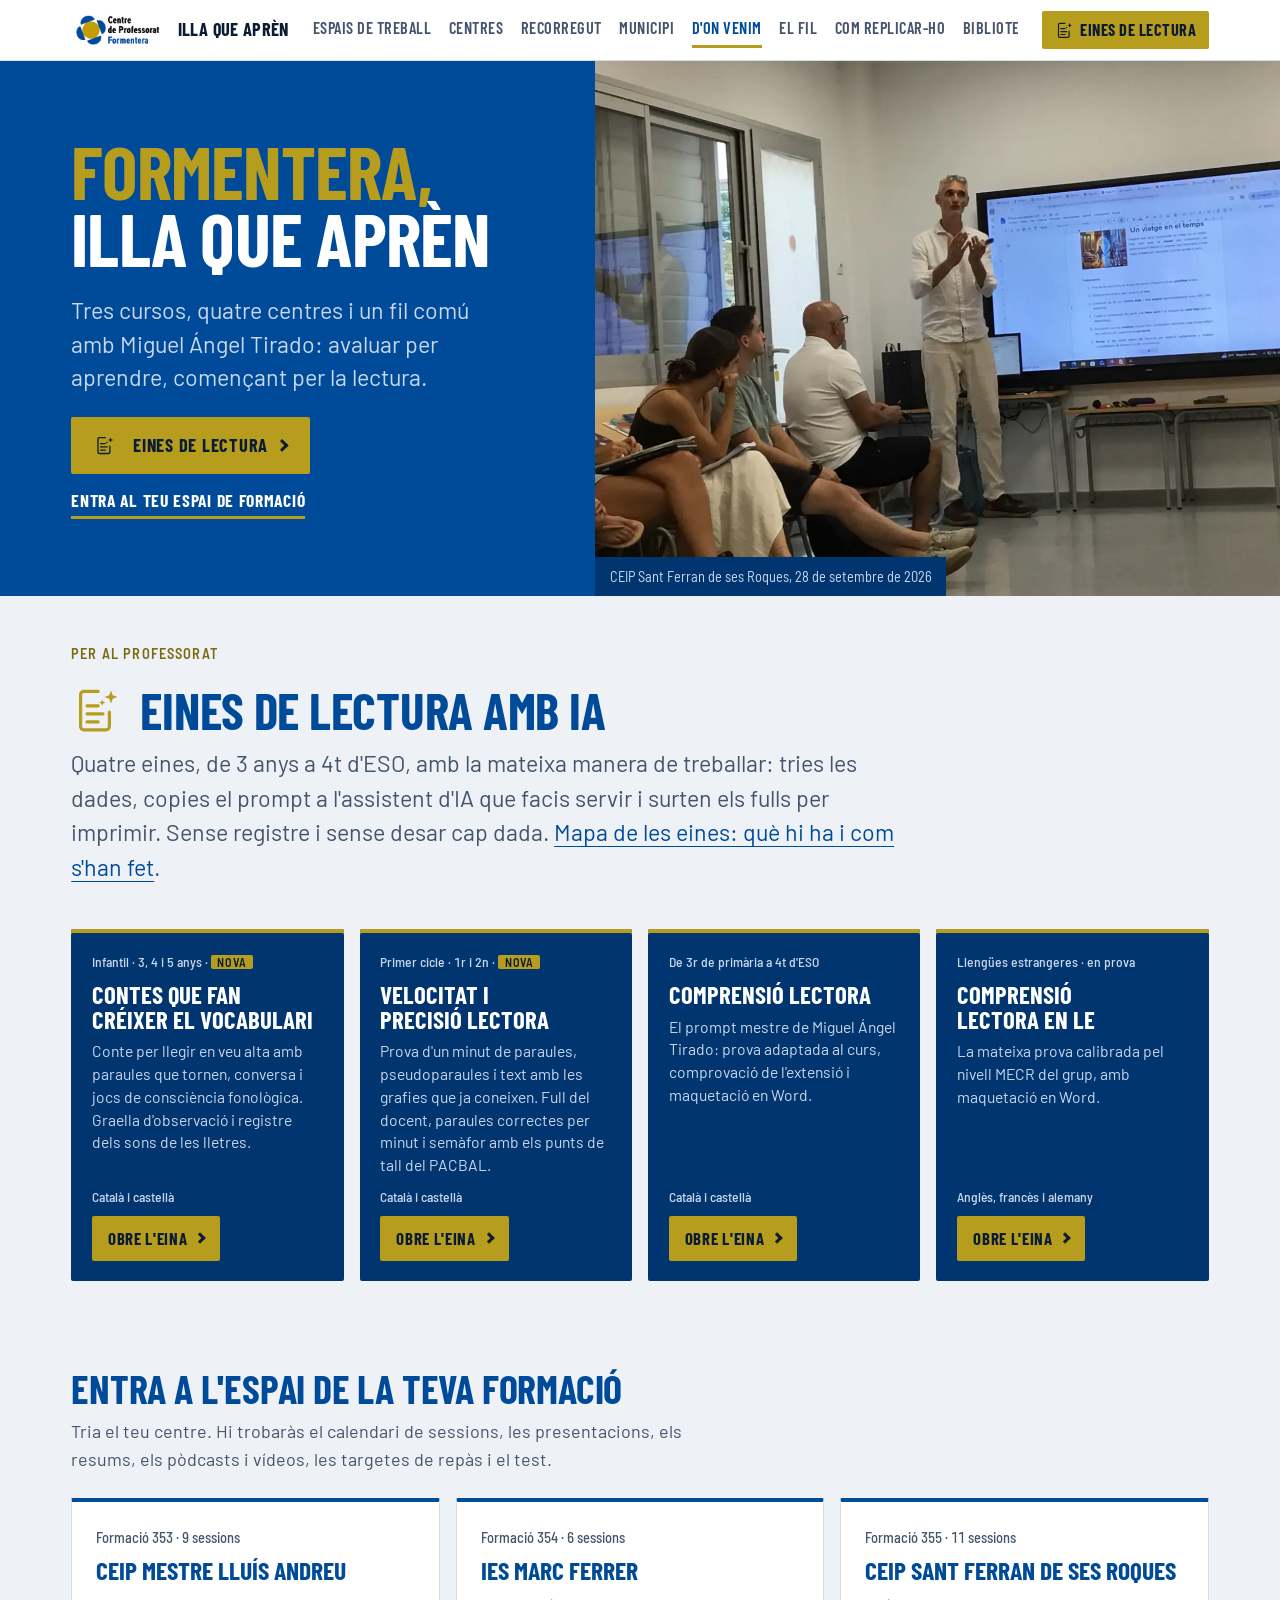
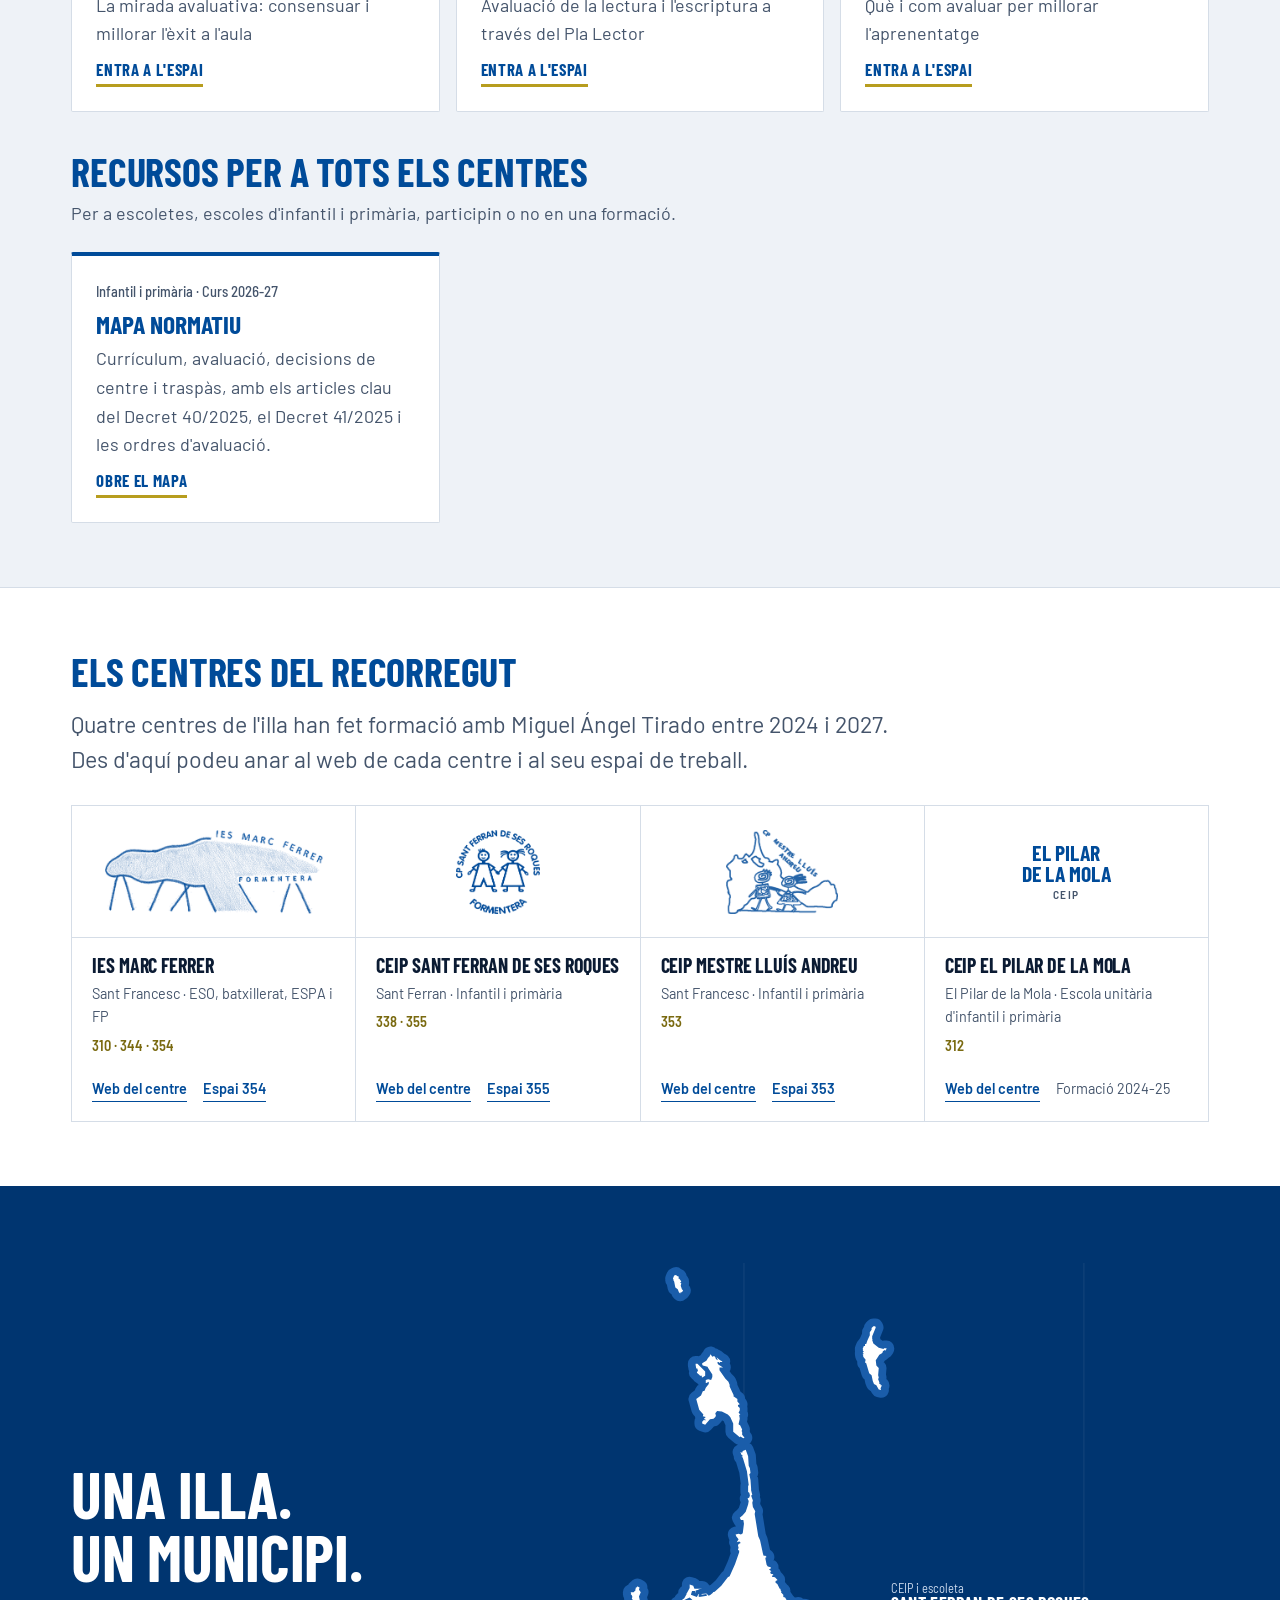
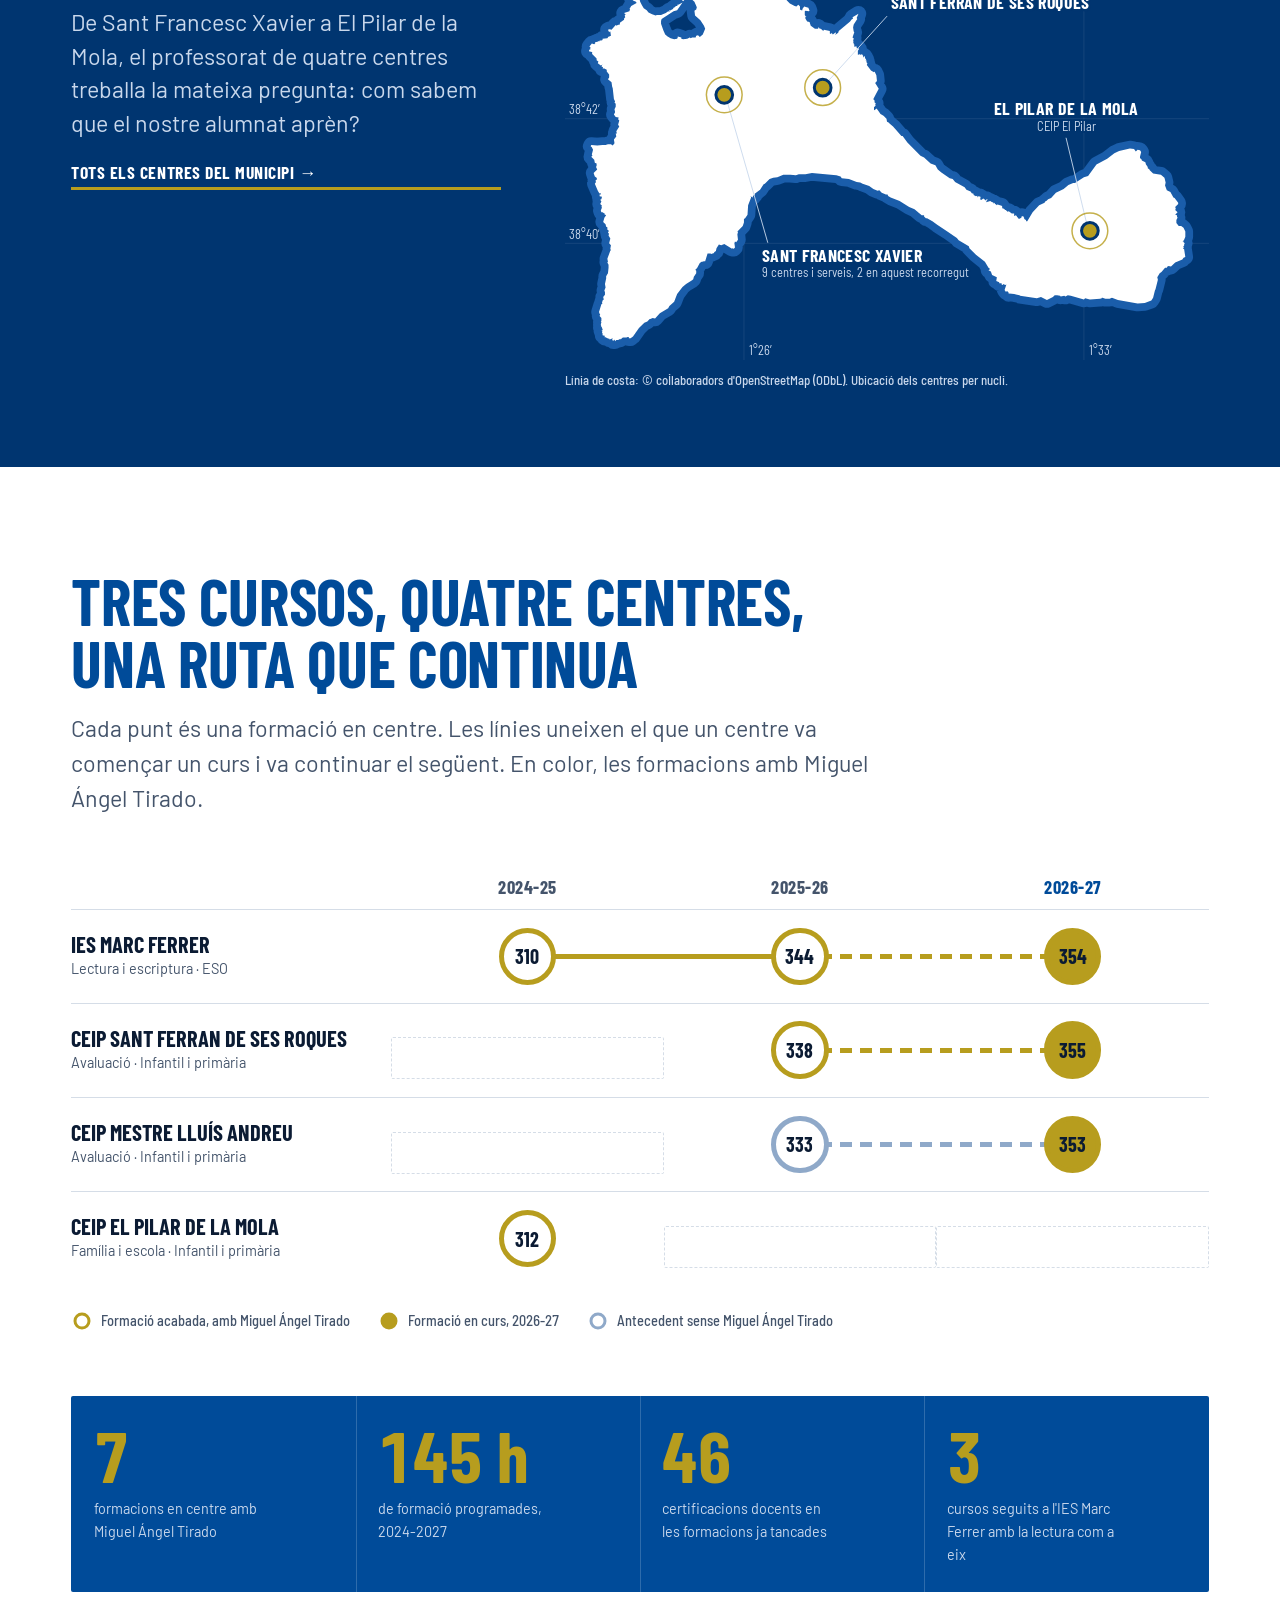
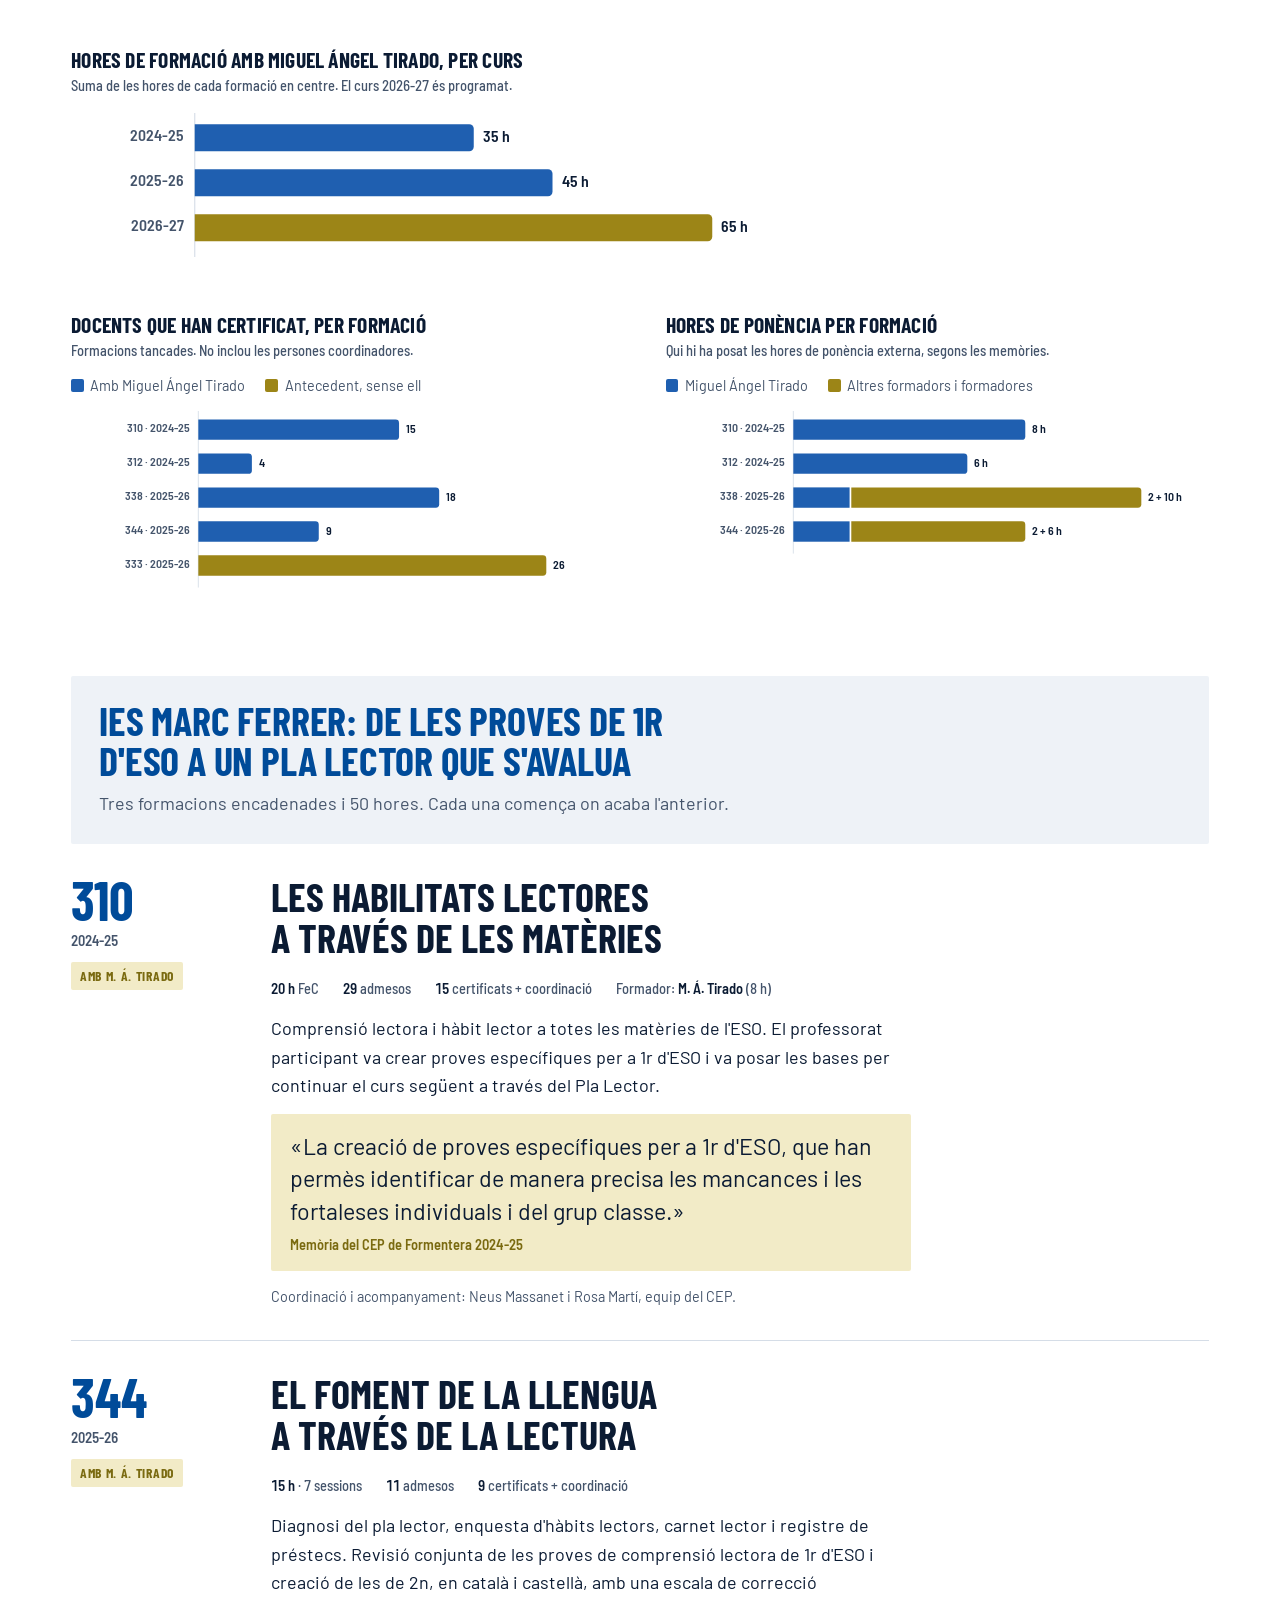
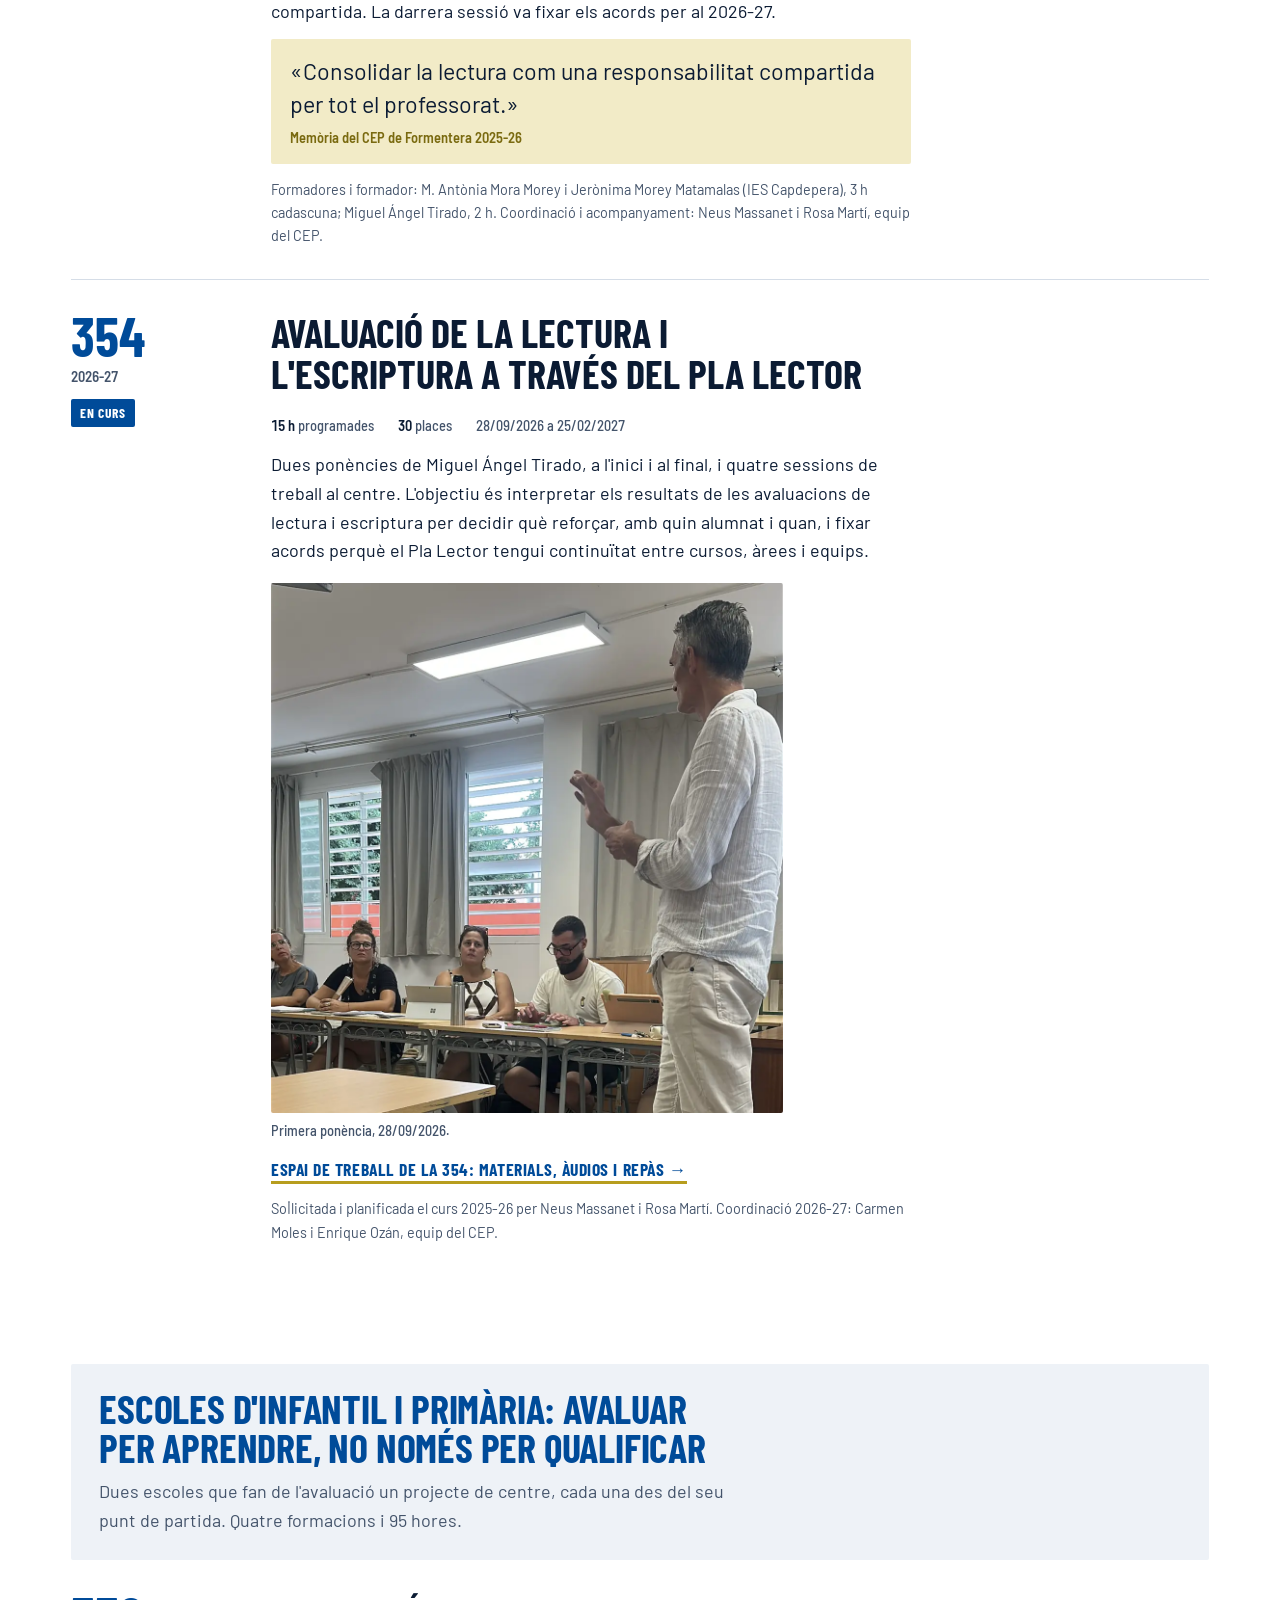
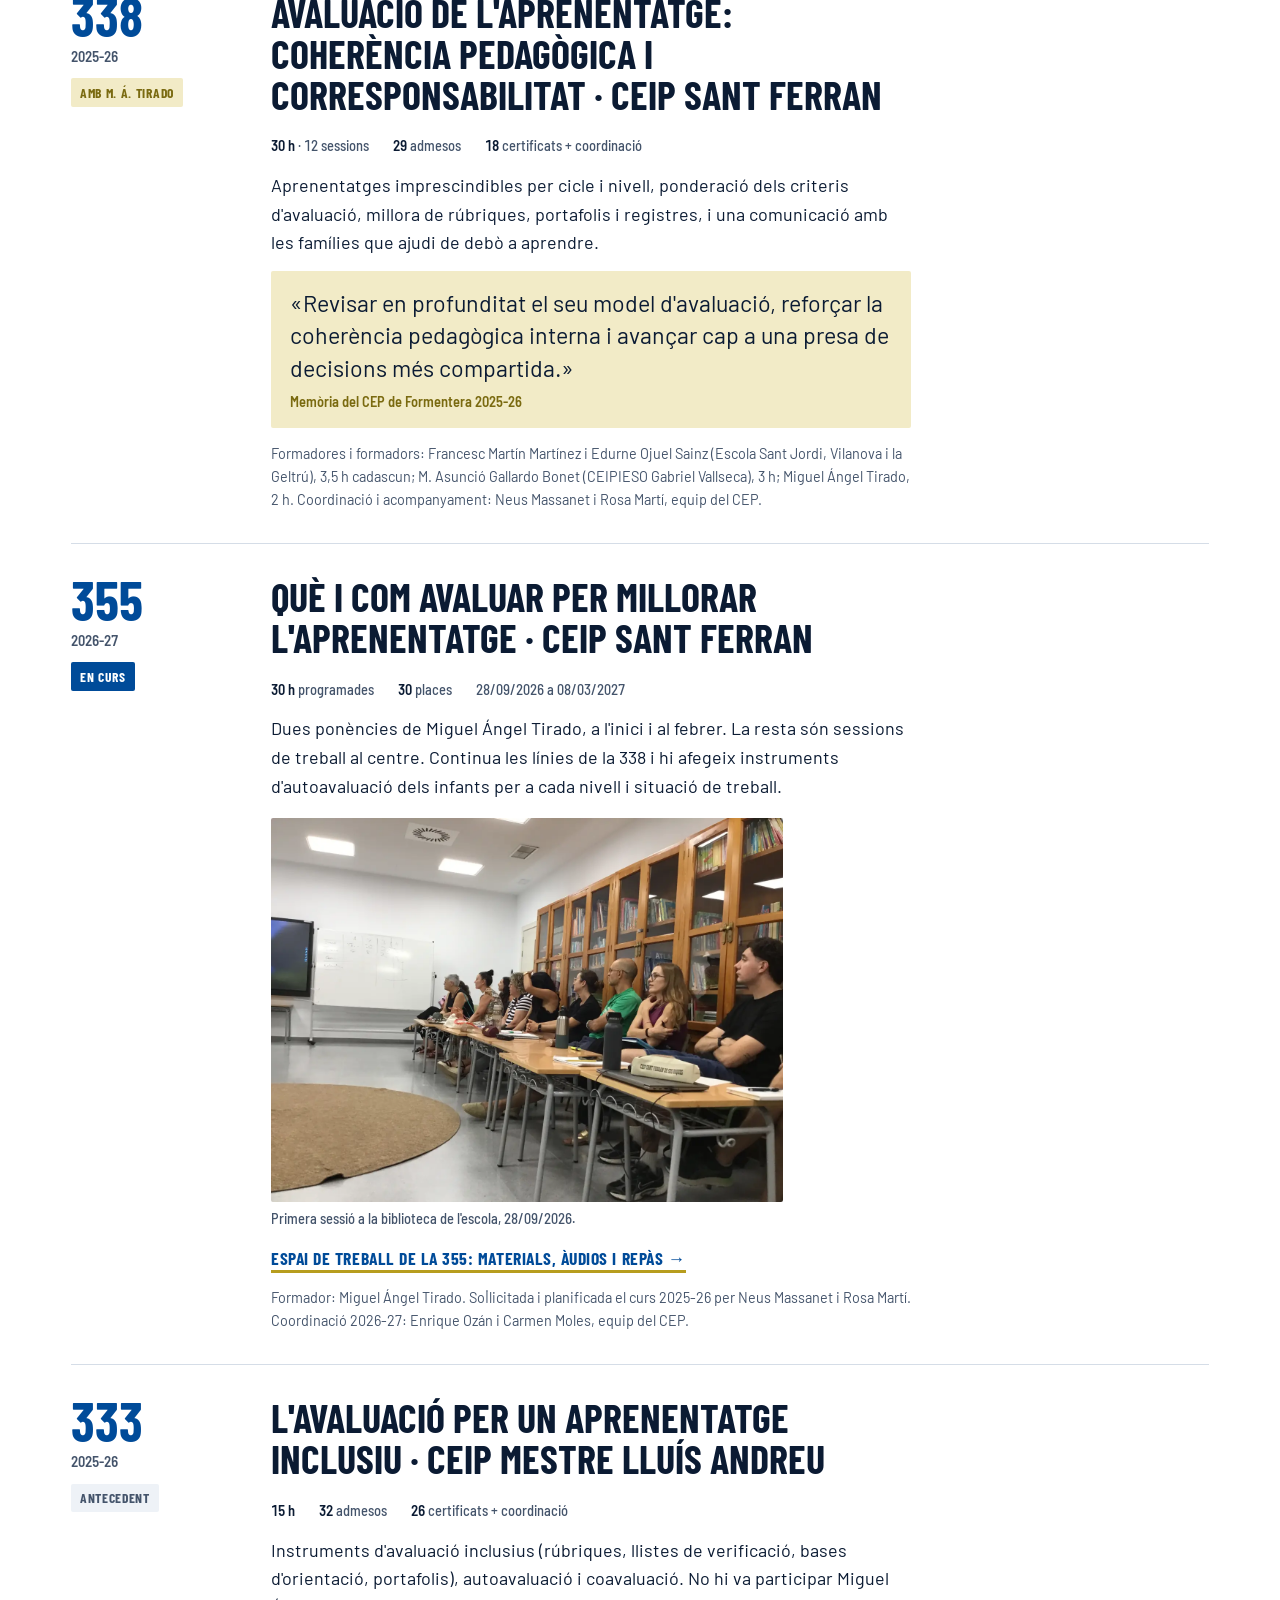
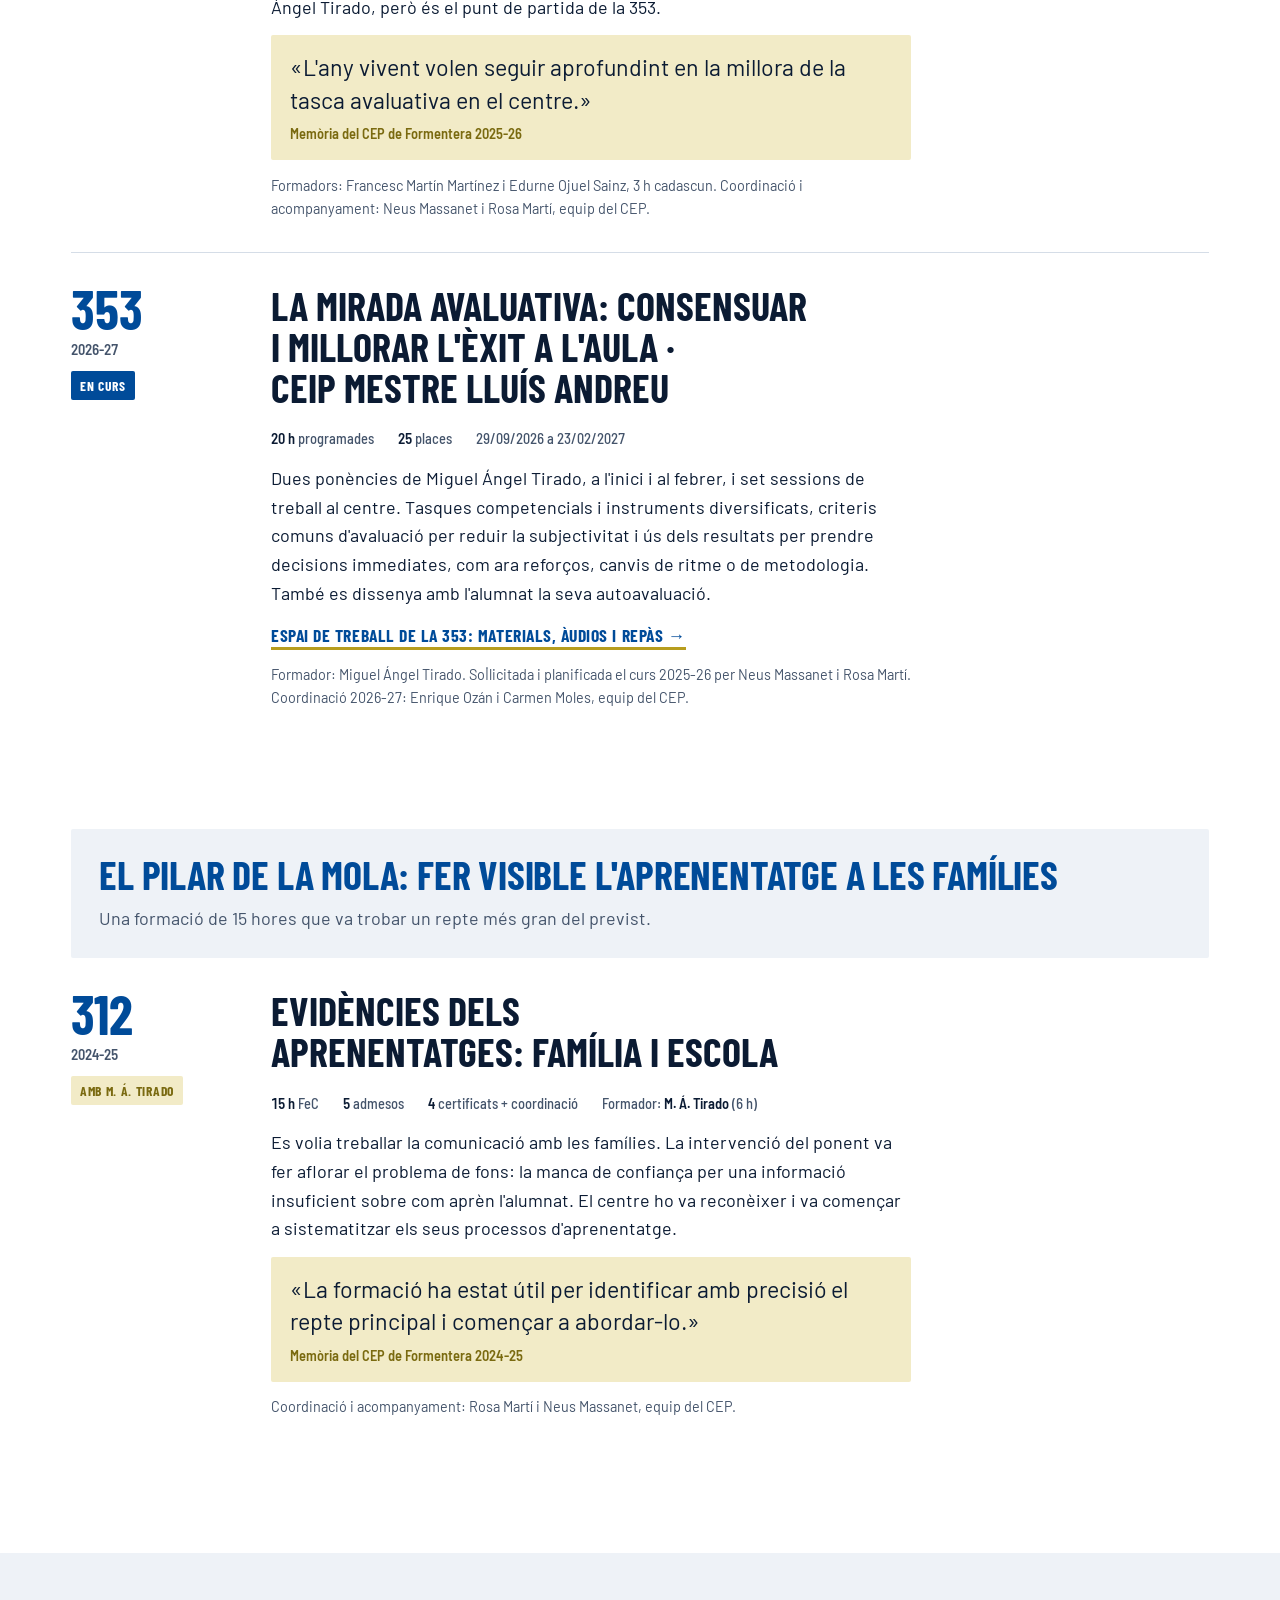
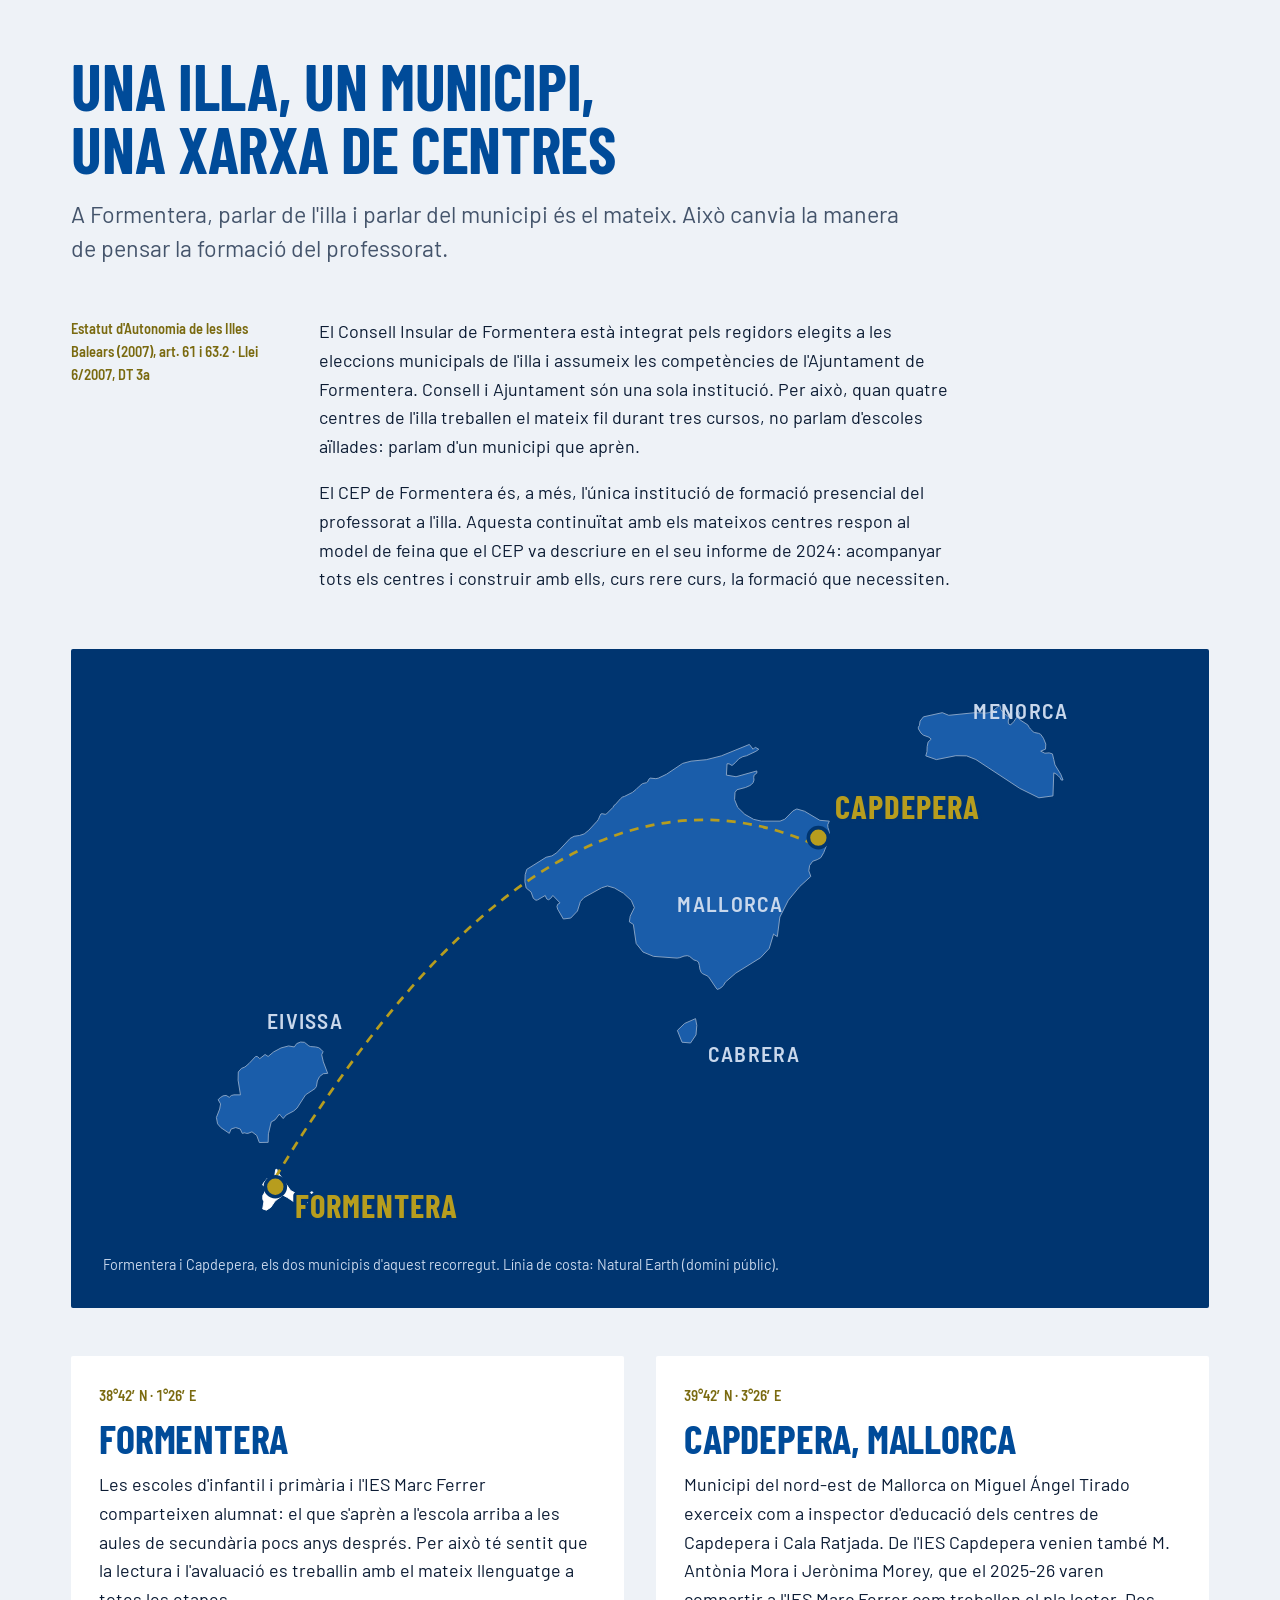
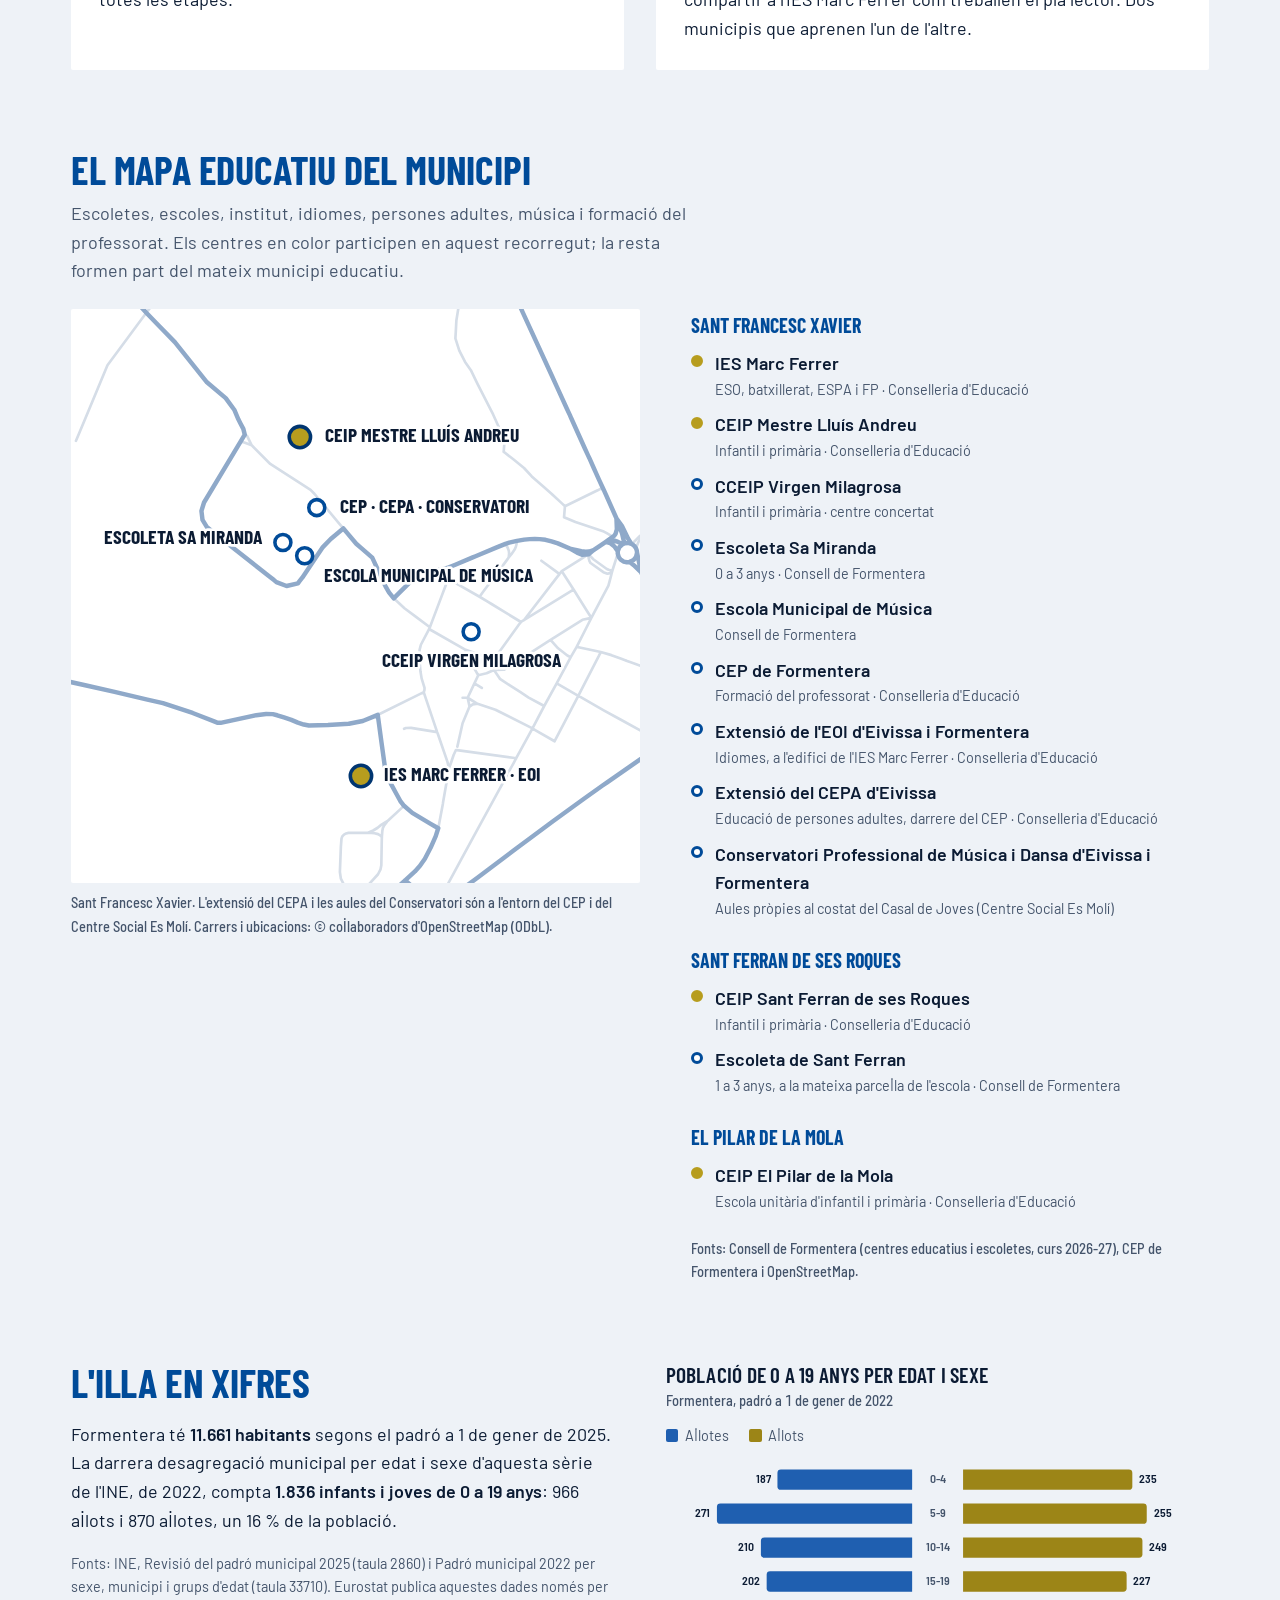
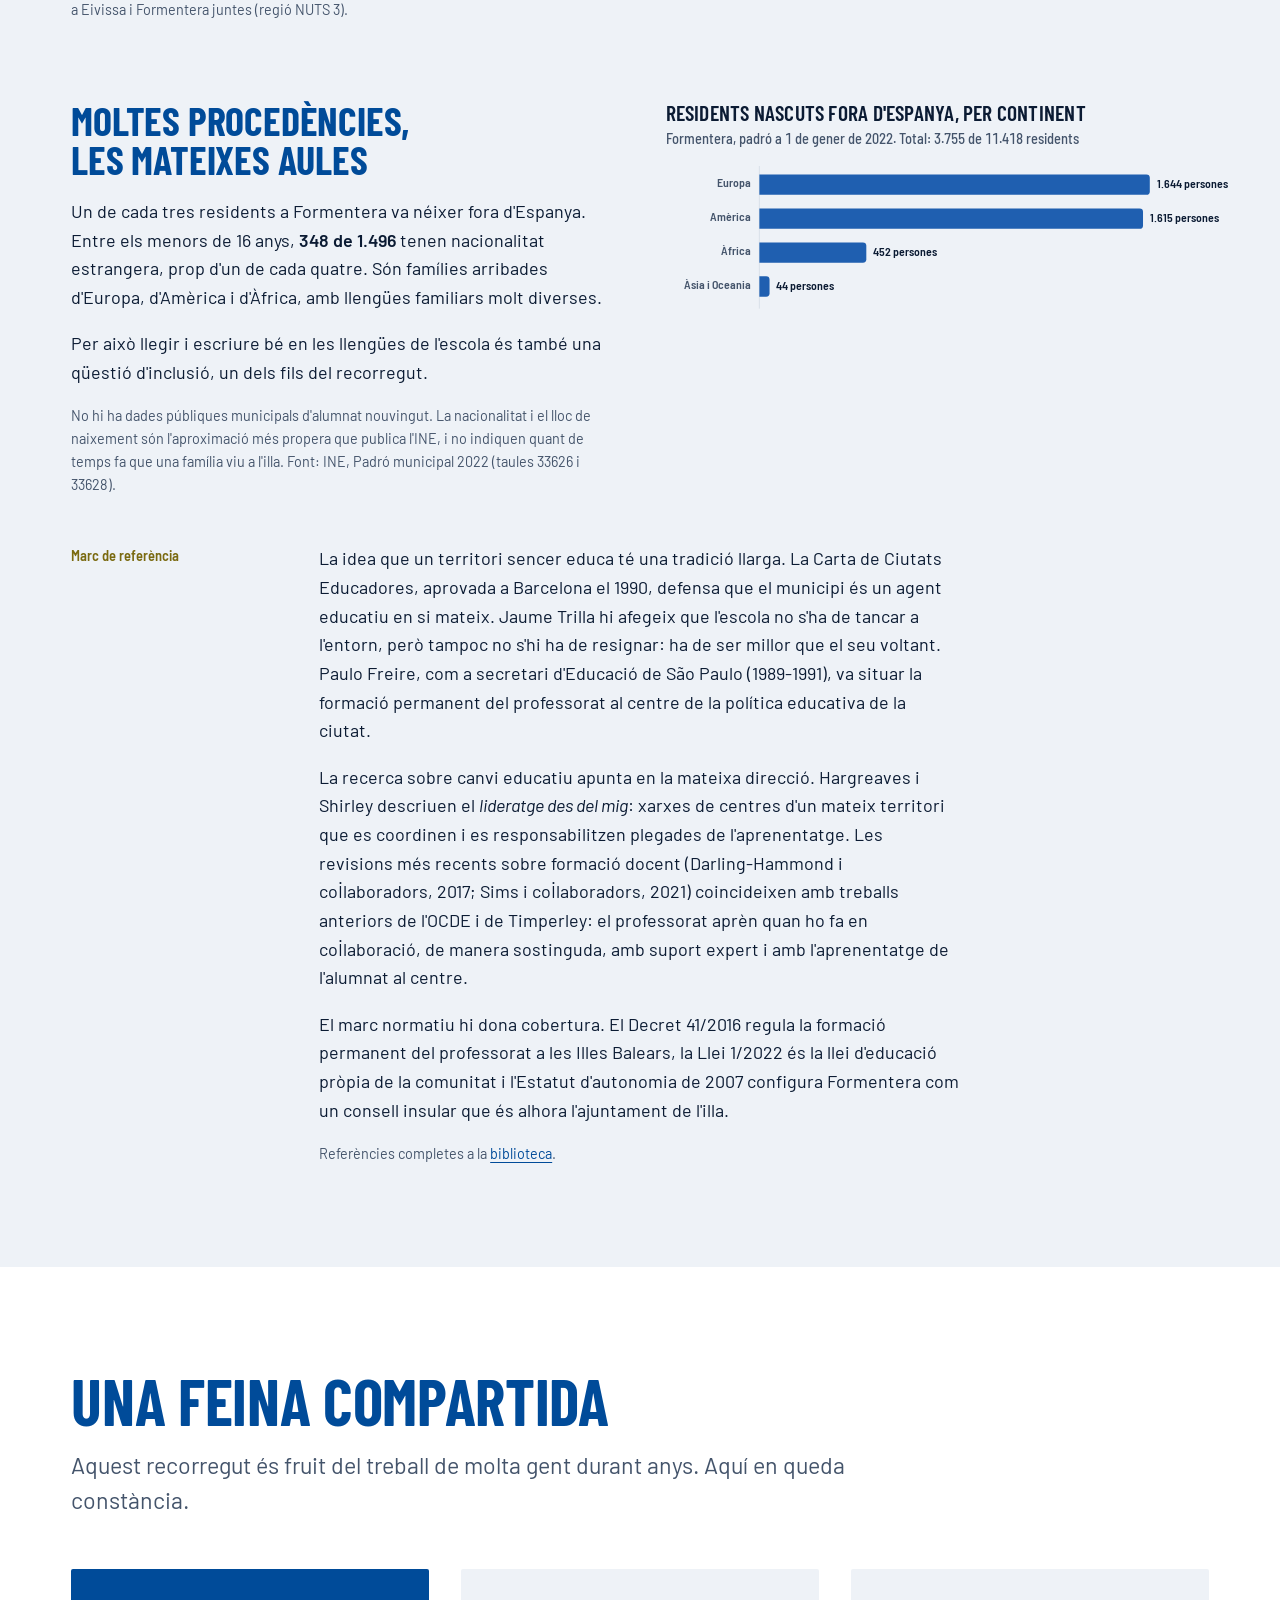
<file: index.html>
<!doctype html>
<html lang="ca">
<head>
<meta charset="utf-8">
<meta name="viewport" content="width=device-width, initial-scale=1, viewport-fit=cover">
<title>Formentera, illa que aprèn</title>
<meta name="description" content="Recorregut formatiu del professorat de Formentera amb el Miguel Ángel Tirado Ramos, 2024-2027. CEP de Formentera.">
<link rel="preconnect" href="https://fonts.googleapis.com">
<link rel="preconnect" href="https://fonts.gstatic.com" crossorigin>
<link rel="stylesheet" href="https://fonts.googleapis.com/css2?family=Barlow+Condensed:wght@500;600;700&family=Barlow:ital,wght@0,400;0,500;0,600;1,400&family=Barlow+Semi+Condensed:wght@500;600&display=swap">
<link rel="stylesheet" href="assets/css/site.css">
</head>
<body>


<a class="skip" href="#recorregut">Salta al recorregut</a>

<header class="bar">
  <div class="wrap">
    <a class="brand" href="#inici"><img src="assets/logos/cep-formentera.png" alt="Centre de Professorat de Formentera" width="120" height="43"><span>Illa que aprèn</span></a>
    <nav class="nav" aria-label="Seccions">
      <a href="#recursos">Espais de treball</a><a href="#centres">Centres</a>
      <a href="#recorregut">Recorregut</a>
      <a href="#municipi">Municipi</a>
      <a href="#origens">D'on venim</a>
      <a href="#pensament">El fil</a>
      <a href="#replicar">Com replicar-ho</a>
      <a href="#biblioteca">Biblioteca</a>
    </nav>
    <a class="nav-cta" href="#eines"><svg class="ia-ico" viewBox="0 0 32 32" aria-hidden="true" fill="none" stroke="currentColor" stroke-width="2" stroke-linecap="round" stroke-linejoin="round"><path d="M17 4H8a2 2 0 0 0-2 2v20a2 2 0 0 0 2 2h14a2 2 0 0 0 2-2v-9"/><path d="M10 13h7M10 18h10M10 23h7"/><path d="M25 3.5l1.1 2.9 2.9 1.1-2.9 1.1L25 11.5l-1.1-2.9L21 7.5l2.9-1.1z" fill="currentColor" stroke="none"/><path d="M19.5 9l.6 1.4 1.4.6-1.4.6-.6 1.4-.6-1.4-1.4-.6 1.4-.6z" fill="currentColor" stroke="none"/></svg>Eines de lectura</a>
  </div>
</header>

<main id="inici">
<header class="hero">
  <div class="hero-txt">
    <h1><span>Formentera,</span> illa que aprèn</h1>
    <p class="lede">Tres cursos, quatre centres i un fil comú amb Miguel Ángel Tirado: avaluar per aprendre, començant per la lectura.</p>
    <div class="ctas"><a class="cta" href="#eines"><svg class="ia-ico" viewBox="0 0 32 32" aria-hidden="true" fill="none" stroke="currentColor" stroke-width="2" stroke-linecap="round" stroke-linejoin="round"><path d="M17 4H8a2 2 0 0 0-2 2v20a2 2 0 0 0 2 2h14a2 2 0 0 0 2-2v-9"/><path d="M10 13h7M10 18h10M10 23h7"/><path d="M25 3.5l1.1 2.9 2.9 1.1-2.9 1.1L25 11.5l-1.1-2.9L21 7.5l2.9-1.1z" fill="currentColor" stroke="none"/><path d="M19.5 9l.6 1.4 1.4.6-1.4.6-.6 1.4-.6-1.4-1.4-.6 1.4-.6z" fill="currentColor" stroke="none"/></svg>Eines de lectura</a><a class="cta2" href="#recursos">Entra al teu espai de formació</a></div>
  </div>
  <figure class="hero-photo">
    <img src="assets/img/santferran-sessio1.webp" alt="Miguel Ángel Tirado exposa davant el professorat del CEIP Sant Ferran de ses Roques" width="1400" height="1050">
    <figcaption>CEIP Sant Ferran de ses Roques, 28 de setembre de 2026</figcaption>
  </figure>
</header>

<section id="recursos" class="prof" aria-labelledby="prof-t">
  <div class="wrap">
    <h2 id="prof-t" class="prof-kicker">Per al professorat</h2>
    <div id="eines" class="eines-head">
      <h3 class="eina-t"><svg class="ia-ico ia-big" viewBox="0 0 32 32" aria-hidden="true" fill="none" stroke="currentColor" stroke-width="2" stroke-linecap="round" stroke-linejoin="round"><path d="M17 4H8a2 2 0 0 0-2 2v20a2 2 0 0 0 2 2h14a2 2 0 0 0 2-2v-9"/><path d="M10 13h7M10 18h10M10 23h7"/><path d="M25 3.5l1.1 2.9 2.9 1.1-2.9 1.1L25 11.5l-1.1-2.9L21 7.5l2.9-1.1z" fill="currentColor" stroke="none"/><path d="M19.5 9l.6 1.4 1.4.6-1.4.6-.6 1.4-.6-1.4-1.4-.6 1.4-.6z" fill="currentColor" stroke="none"/></svg>Eines de lectura amb IA</h3>
      <p>Quatre eines, de 3 anys a 4t d'ESO, amb la mateixa manera de treballar: tries les dades, copies el prompt a l'assistent d'IA que facis servir i surten els fulls per imprimir. Sense registre i sense desar cap dada. <a href="recursos/eines/">Mapa de les eines: què hi ha i com s'han fet</a>.</p>
    </div>
    <ul class="eines">
      <li><a class="eina2" href="recursos/eina-infantil/">
        <span class="eina2-e data">Infantil · 3, 4 i 5 anys · <b>nova</b></span>
        <span class="eina2-t">Contes que fan créixer el vocabulari</span>
        <span class="eina2-p">Conte per llegir en veu alta amb paraules que tornen, conversa i jocs de consciència fonològica. Graella d'observació i registre dels sons de les lletres.</span>
        <span class="eina2-f data">Català i castellà</span>
        <span class="eina2-go">Obre l'eina</span>
      </a></li>
      <li><a class="eina2" href="recursos/eina-primer-cicle/">
        <span class="eina2-e data">Primer cicle · 1r i 2n · <b>nova</b></span>
        <span class="eina2-t">Velocitat i precisió lectora</span>
        <span class="eina2-p">Prova d'un minut de paraules, pseudoparaules i text amb les grafies que ja coneixen. Full del docent, paraules correctes per minut i semàfor amb els punts de tall del PACBAL.</span>
        <span class="eina2-f data">Català i castellà</span>
        <span class="eina2-go">Obre l'eina</span>
      </a></li>
      <li><a class="eina2" href="recursos/eina-lectura/">
        <span class="eina2-e data">De 3r de primària a 4t d'ESO</span>
        <span class="eina2-t">Comprensió lectora</span>
        <span class="eina2-p">El prompt mestre de Miguel Ángel Tirado: prova adaptada al curs, comprovació de l'extensió i maquetació en Word.</span>
        <span class="eina2-f data">Català i castellà</span>
        <span class="eina2-go">Obre l'eina</span>
      </a></li>
      <li><a class="eina2" href="recursos/eina-lectura-idiomes/">
        <span class="eina2-e data">Llengües estrangeres · en prova</span>
        <span class="eina2-t">Comprensió lectora en LE</span>
        <span class="eina2-p">La mateixa prova calibrada pel nivell MECR del grup, amb maquetació en Word.</span>
        <span class="eina2-f data">Anglès, francès i alemany</span>
        <span class="eina2-go">Obre l'eina</span>
      </a></li>
    </ul>
    <div class="prof-head">
      <h3>Entra a l'espai de la teva formació</h3>
      <p>Tria el teu centre. Hi trobaràs el calendari de sessions, les presentacions, els resums, els pòdcasts i vídeos, les targetes de repàs i el test.</p>
    </div>
    <ul class="espais">
      <li><a href="espai/353.html"><small class="data">Formació 353 · 9 sessions</small><b>CEIP Mestre Lluís Andreu</b><span>La mirada avaluativa: consensuar i millorar l'èxit a l'aula</span><em>Entra a l'espai</em></a></li>
      <li><a href="espai/354.html"><small class="data">Formació 354 · 6 sessions</small><b>IES Marc Ferrer</b><span>Avaluació de la lectura i l'escriptura a través del Pla Lector</span><em>Entra a l'espai</em></a></li>
      <li><a href="espai/355.html"><small class="data">Formació 355 · 11 sessions</small><b>CEIP Sant Ferran de ses Roques</b><span>Què i com avaluar per millorar l'aprenentatge</span><em>Entra a l'espai</em></a></li>
    </ul>
    <div class="prof-head">
      <h3>Recursos per a tots els centres</h3>
      <p>Per a escoletes, escoles d'infantil i primària, participin o no en una formació.</p>
    </div>
    <ul class="espais">
      <li><a href="recursos/mapa-normatiu/index.html"><small class="data">Infantil i primària · Curs 2026-27</small><b>Mapa normatiu</b><span>Currículum, avaluació, decisions de centre i traspàs, amb els articles clau del Decret 40/2025, el Decret 41/2025 i les ordres d'avaluació.</span><em>Obre el mapa</em></a></li>
    </ul>
  </div>
</section>

<section id="centres" class="centres-sec">
  <div class="wrap">
    <div class="sec-head">
      <h2>Els centres del recorregut</h2>
      <p>Quatre centres de l'illa han fet formació amb Miguel Ángel Tirado entre 2024 i 2027. Des d'aquí podeu anar al web de cada centre i al seu espai de treball.</p>
    </div>
    <ul class="cgrid">
      <li>
        <div class="mark"><img src="assets/logos/iesmf.png" alt="Logotip de l'IES Marc Ferrer"></div>
        <div class="info"><h3>IES Marc Ferrer</h3><p class="meta">Sant Francesc · ESO, batxillerat, ESPA i FP</p><p class="fecs">310 · 344 · 354</p></div>
        <div class="acc"><a href="https://redols.caib.es/c07007802/" target="_blank" rel="noopener">Web del centre</a><a href="espai/354.html">Espai 354</a></div>
      </li>
      <li>
        <div class="mark"><img src="assets/logos/santferran.png" alt="Logotip del CEIP Sant Ferran de ses Roques"></div>
        <div class="info"><h3>CEIP Sant Ferran de ses Roques</h3><p class="meta">Sant Ferran · Infantil i primària</p><p class="fecs">338 · 355</p></div>
        <div class="acc"><a href="https://sites.google.com/ceipsantferran.com/ceip-sant-ferran-de-ses-roques/p%C3%A0gina-principal" target="_blank" rel="noopener">Web del centre</a><a href="espai/355.html">Espai 355</a></div>
      </li>
      <li>
        <div class="mark"><img src="assets/logos/mla.png" alt="Logotip del CEIP Mestre Lluís Andreu"></div>
        <div class="info"><h3>CEIP Mestre Lluís Andreu</h3><p class="meta">Sant Francesc · Infantil i primària</p><p class="fecs">353</p></div>
        <div class="acc"><a href="https://ceipmestrelluisandreu.net/" target="_blank" rel="noopener">Web del centre</a><a href="espai/353.html">Espai 353</a></div>
      </li>
      <li>
        <div class="mark"><span class="word">El Pilar<br>de la Mola<small>CEIP</small></span></div>
        <div class="info"><h3>CEIP El Pilar de la Mola</h3><p class="meta">El Pilar de la Mola · Escola unitària d'infantil i primària</p><p class="fecs">312</p></div>
        <div class="acc"><a href="https://redols.caib.es/c07001174/" target="_blank" rel="noopener">Web del centre</a><span class="na">Formació 2024-25</span></div>
      </li>
    </ul>
  </div>
</section>

<section class="mapband" aria-labelledby="mb-t">
  <div class="wrap mapband-in">
    <div class="mapband-txt">
      <h2 id="mb-t">Una illa. Un municipi.</h2>
      <p>De Sant Francesc Xavier a El Pilar de la Mola, el professorat de quatre centres treballa la mateixa pregunta: com sabem que el nostre alumnat aprèn?</p>
      <a class="go light" href="#mapa-educatiu">Tots els centres del municipi</a>
    </div>
    <figure class="chart">
      <svg viewBox="-40 -20 1080 1170" role="img" aria-labelledby="mapt mapd">
        <title id="mapt">Mapa de Formentera amb els centres del recorregut</title>
        <desc id="mapd">Sant Francesc Xavier: IES Marc Ferrer, CEIP Mestre Lluís Andreu i CEP. Sant Ferran de ses Roques: CEIP Sant Ferran. El Pilar de la Mola: CEIP El Pilar.</desc>
        <g class="grid" aria-hidden="true">
          <line x1="-40" y1="744" x2="1040" y2="744"/><text x="-34" y="736">38°42′</text>
          <line x1="-40" y1="953" x2="1040" y2="953"/><text x="-34" y="945">38°40′</text>
          <line x1="260" y1="-20" x2="260" y2="1150"/><text x="268" y="1140">1°26′</text>
          <line x1="830" y1="-20" x2="830" y2="1150"/><text x="838" y="1140">1°33′</text>
        </g>
        <path class="iso" d="M190 172L195 169L195 162L182 149L179 149L179 151L180 157L182 157L182 158L183 160L181 164L186 168L186 169L190 169L189 171L190 172ZM261 273L257 268L257 263L256 262L257 259L254 253L253 251L252 252L251 250L253 241L252 235L254 234L251 231L253 227L253 223L250 220L250 218L253 217L249 212L249 208L243 204L242 203L243 202L236 187L236 184L234 179L229 174L219 160L219 155L225 155L217 150L215 147L218 146L219 148L220 146L223 146L224 145L220 143L214 138L216 142L216 143L213 141L212 138L210 136L207 137L204 133L202 137L200 139L197 144L190 148L190 150L191 152L199 154L200 156L207 167L207 171L205 176L200 175L196 176L196 181L197 181L201 179L201 183L196 189L194 194L191 195L188 202L180 208L185 226L192 234L191 237L196 238L193 241L194 242L196 243L195 244L193 243L190 246L190 249L195 251L203 242L209 241L212 238L213 236L212 232L215 228L223 229L233 234L237 238L242 249L242 263L253 272L254 271L259 274L261 273ZM156 29L158 26L156 24L154 18L155 14L153 13L155 11L152 7L151 6L150 6L151 3L148 2L146 0L143 1L141 6L142 8L141 9L142 9L143 11L145 21L149 24L151 29L153 31L154 29L156 29ZM490 193L489 190L491 186L491 185L489 185L489 183L487 183L487 180L485 175L486 172L485 168L486 156L482 152L481 143L483 140L487 134L492 131L493 128L496 126L497 127L499 124L499 123L495 123L494 124L486 122L477 115L475 109L476 109L475 108L475 103L481 88L480 86L477 86L474 89L474 92L471 96L471 101L467 110L465 116L463 116L463 119L461 119L459 124L460 126L459 127L461 128L459 131L461 132L459 134L460 135L460 137L464 142L463 147L465 148L470 165L474 168L476 178L478 183L482 185L486 192L490 193ZM23 1107L26 1108L27 1108L26 1111L27 1110L33 1113L34 1112L34 1114L35 1113L35 1114L40 1112L39 1115L40 1116L41 1115L41 1117L43 1114L44 1117L46 1115L49 1115L53 1113L53 1114L57 1111L63 1111L65 1110L67 1110L67 1112L70 1112L74 1109L84 1095L93 1086L98 1084L102 1080L103 1080L107 1078L111 1079L119 1070L133 1062L135 1058L143 1051L148 1038L157 1026L163 1021L173 1015L175 1013L176 1009L180 1003L180 999L179 998L179 996L181 995L186 986L189 984L190 984L193 983L195 983L199 970L204 970L205 971L210 969L210 968L213 966L214 961L218 955L222 956L227 954L240 962L240 961L243 962L245 960L244 953L245 950L247 951L250 947L249 938L250 934L249 933L258 924L260 918L260 912L262 911L266 905L267 889L272 876L271 874L275 876L275 873L278 872L278 870L287 863L293 854L295 853L303 845L309 843L316 842L326 838L338 838L347 839L352 837L363 837L374 835L415 839L422 841L424 844L436 845L449 850L455 851L459 853L470 857L477 862L484 865L487 864L491 868L498 871L500 871L502 872L501 873L506 876L521 882L537 892L546 896L558 906L562 906L562 908L565 911L567 911L576 916L584 922L601 933L617 944L620 948L637 958L638 961L649 972L664 984L670 994L672 995L672 997L670 998L674 1000L676 1006L684 1010L683 1016L688 1018L688 1020L692 1020L692 1022L694 1023L695 1021L698 1023L700 1022L697 1031L699 1034L702 1033L702 1034L704 1036L704 1038L705 1037L713 1038L722 1040L723 1041L751 1045L758 1043L768 1048L778 1043L781 1040L785 1040L790 1041L791 1042L797 1041L799 1042L803 1040L808 1041L830 1047L832 1045L840 1047L857 1046L860 1045L860 1044L861 1044L866 1046L873 1046L877 1044L887 1048L920 1054L932 1053L943 1049L946 1044L949 1032L950 1030L954 1014L953 1010L957 1003L960 1001L966 994L969 994L970 992L972 991L976 992L983 985L995 980L997 977L1000 976L998 963L996 961L998 959L996 958L998 957L998 955L999 953L995 949L997 950L997 948L998 947L1000 942L1000 933L997 927L993 924L989 924L985 919L985 914L987 910L986 908L986 906L983 905L987 901L983 897L984 895L983 892L988 887L988 885L982 877L980 876L975 867L969 864L966 856L967 851L965 843L959 838L946 836L940 830L940 829L937 827L937 825L934 821L933 817L927 814L927 813L924 810L924 808L926 800L924 797L920 796L917 799L914 795L907 794L889 798L881 802L869 811L851 821L837 840L830 842L815 852L812 852L804 855L796 862L783 868L775 877L770 879L767 882L765 883L764 885L755 889L744 901L735 916L733 916L733 914L731 913L729 910L730 909L726 907L725 910L721 912L716 906L713 907L713 903L709 903L704 899L702 900L699 897L698 897L696 895L693 894L693 891L692 890L685 888L683 889L683 888L681 887L680 885L678 886L678 884L676 884L673 882L666 884L667 881L669 880L667 879L665 881L662 878L660 879L660 878L659 880L657 880L656 879L657 875L656 875L656 876L655 874L653 874L652 876L651 873L649 874L645 872L645 870L642 869L640 866L633 863L630 859L614 850L610 845L605 844L591 834L585 829L581 822L573 819L562 809L556 806L534 784L526 773L524 773L510 757L505 753L501 749L500 750L499 744L494 739L489 736L484 729L482 727L479 730L478 729L478 725L481 722L480 721L481 718L479 717L479 713L478 713L477 711L480 705L486 694L480 684L483 681L482 671L479 665L478 666L473 663L466 654L467 651L465 649L466 647L464 646L465 644L463 643L463 640L462 639L461 641L460 641L460 639L458 636L455 637L454 637L454 635L452 637L451 637L451 630L453 627L452 626L449 626L449 623L446 623L445 624L445 619L444 619L444 617L443 617L444 615L443 614L444 609L442 608L445 599L444 598L443 591L444 586L450 577L449 575L452 568L442 574L443 576L440 578L438 581L419 597L418 600L414 603L412 603L414 602L414 599L409 603L407 600L406 602L404 601L404 597L394 595L393 597L389 593L387 593L385 590L385 592L384 593L379 593L372 588L370 582L366 581L363 576L363 573L365 572L363 572L362 570L362 564L363 563L369 564L370 563L368 558L361 556L358 560L358 562L356 562L354 561L354 556L352 554L351 553L348 556L345 555L337 551L332 546L329 541L326 540L326 536L322 532L323 530L325 530L322 530L321 526L320 526L316 518L313 516L313 513L316 512L316 511L312 507L307 506L307 504L309 504L309 502L305 501L304 498L306 497L302 494L305 492L305 490L300 489L298 486L296 476L296 474L298 473L296 471L293 471L292 468L287 445L284 438L278 401L279 396L275 389L274 382L275 378L272 370L274 369L272 361L272 358L271 344L269 334L271 332L270 324L268 320L267 304L263 293L258 295L257 298L254 297L256 302L257 302L258 304L256 305L258 306L265 329L268 352L267 354L267 364L269 365L270 370L269 373L266 375L268 379L267 385L263 397L258 403L253 407L255 411L259 411L260 417L258 433L255 435L251 434L246 435L247 438L251 443L248 448L252 447L254 448L254 450L251 451L250 454L251 457L250 461L252 462L252 465L245 485L236 505L233 507L222 521L211 531L208 532L208 533L204 536L201 538L197 534L189 535L189 536L197 535L198 538L185 540L185 539L184 539L184 538L183 539L185 536L184 535L181 540L171 536L173 530L178 530L179 534L179 529L184 528L184 527L190 526L177 526L175 521L169 519L169 525L164 534L163 533L164 535L160 542L156 545L158 547L160 545L169 541L177 548L181 557L180 561L177 563L178 571L187 579L193 588L195 593L191 603L186 607L183 604L180 605L179 608L173 608L171 609L169 608L165 610L158 611L155 610L155 608L149 606L149 608L148 610L143 611L137 609L132 606L128 603L125 596L121 585L121 580L122 577L142 564L148 562L157 549L150 553L149 552L149 553L148 555L146 555L144 557L142 558L141 560L137 562L138 563L136 562L134 563L136 565L133 564L129 567L121 570L114 570L112 571L106 569L100 566L97 562L92 559L89 554L86 548L84 539L87 532L84 528L85 524L81 522L81 523L78 525L79 526L77 527L79 528L75 532L70 532L71 534L70 535L72 537L73 540L72 542L74 546L79 548L80 550L71 555L68 560L69 560L68 564L59 567L61 569L62 569L60 571L61 574L59 576L59 578L52 583L52 586L48 587L47 588L45 587L38 595L35 594L32 595L34 599L35 598L36 598L37 605L32 607L32 608L31 609L23 610L23 612L21 613L18 613L18 614L15 614L15 615L10 616L11 617L9 619L5 618L1 623L3 625L2 627L3 628L1 628L0 631L5 632L6 634L5 635L13 643L13 646L16 648L15 651L20 655L23 653L21 656L24 658L23 660L26 660L30 662L30 665L34 670L34 675L32 678L38 683L39 690L40 693L42 711L44 715L43 717L45 719L45 724L43 728L44 733L42 737L45 741L50 742L49 745L51 747L49 754L51 757L46 765L47 769L45 769L46 774L42 779L43 785L40 789L37 787L32 787L28 788L23 788L14 789L4 788L3 790L5 792L7 796L5 804L6 806L4 808L9 813L10 818L13 819L13 823L12 825L14 829L8 835L10 841L13 843L13 844L14 845L11 848L12 850L10 853L15 865L17 868L17 869L20 869L20 871L18 871L18 874L22 875L21 879L19 880L21 883L19 887L22 890L21 892L22 893L20 898L21 901L23 901L26 903L27 903L26 904L29 906L26 910L24 917L28 921L29 925L31 926L31 930L33 931L33 934L32 935L32 936L34 936L33 940L36 945L34 953L37 956L36 962L37 965L36 965L35 968L31 979L32 984L31 985L33 989L33 994L32 1003L29 1008L29 1012L27 1021L28 1027L26 1032L27 1035L27 1039L24 1043L25 1047L23 1049L22 1053L23 1054L21 1055L17 1068L18 1071L19 1072L18 1075L21 1078L21 1083L20 1085L21 1085L20 1090L21 1092L20 1094L22 1093L22 1096L24 1096L21 1100L23 1099L22 1102L23 1104L23 1107Z" aria-hidden="true"/>
        <path class="land" d="M190 172L195 169L195 162L182 149L179 149L179 151L180 157L182 157L182 158L183 160L181 164L186 168L186 169L190 169L189 171L190 172ZM261 273L257 268L257 263L256 262L257 259L254 253L253 251L252 252L251 250L253 241L252 235L254 234L251 231L253 227L253 223L250 220L250 218L253 217L249 212L249 208L243 204L242 203L243 202L236 187L236 184L234 179L229 174L219 160L219 155L225 155L217 150L215 147L218 146L219 148L220 146L223 146L224 145L220 143L214 138L216 142L216 143L213 141L212 138L210 136L207 137L204 133L202 137L200 139L197 144L190 148L190 150L191 152L199 154L200 156L207 167L207 171L205 176L200 175L196 176L196 181L197 181L201 179L201 183L196 189L194 194L191 195L188 202L180 208L185 226L192 234L191 237L196 238L193 241L194 242L196 243L195 244L193 243L190 246L190 249L195 251L203 242L209 241L212 238L213 236L212 232L215 228L223 229L233 234L237 238L242 249L242 263L253 272L254 271L259 274L261 273ZM156 29L158 26L156 24L154 18L155 14L153 13L155 11L152 7L151 6L150 6L151 3L148 2L146 0L143 1L141 6L142 8L141 9L142 9L143 11L145 21L149 24L151 29L153 31L154 29L156 29ZM490 193L489 190L491 186L491 185L489 185L489 183L487 183L487 180L485 175L486 172L485 168L486 156L482 152L481 143L483 140L487 134L492 131L493 128L496 126L497 127L499 124L499 123L495 123L494 124L486 122L477 115L475 109L476 109L475 108L475 103L481 88L480 86L477 86L474 89L474 92L471 96L471 101L467 110L465 116L463 116L463 119L461 119L459 124L460 126L459 127L461 128L459 131L461 132L459 134L460 135L460 137L464 142L463 147L465 148L470 165L474 168L476 178L478 183L482 185L486 192L490 193ZM23 1107L26 1108L27 1108L26 1111L27 1110L33 1113L34 1112L34 1114L35 1113L35 1114L40 1112L39 1115L40 1116L41 1115L41 1117L43 1114L44 1117L46 1115L49 1115L53 1113L53 1114L57 1111L63 1111L65 1110L67 1110L67 1112L70 1112L74 1109L84 1095L93 1086L98 1084L102 1080L103 1080L107 1078L111 1079L119 1070L133 1062L135 1058L143 1051L148 1038L157 1026L163 1021L173 1015L175 1013L176 1009L180 1003L180 999L179 998L179 996L181 995L186 986L189 984L190 984L193 983L195 983L199 970L204 970L205 971L210 969L210 968L213 966L214 961L218 955L222 956L227 954L240 962L240 961L243 962L245 960L244 953L245 950L247 951L250 947L249 938L250 934L249 933L258 924L260 918L260 912L262 911L266 905L267 889L272 876L271 874L275 876L275 873L278 872L278 870L287 863L293 854L295 853L303 845L309 843L316 842L326 838L338 838L347 839L352 837L363 837L374 835L415 839L422 841L424 844L436 845L449 850L455 851L459 853L470 857L477 862L484 865L487 864L491 868L498 871L500 871L502 872L501 873L506 876L521 882L537 892L546 896L558 906L562 906L562 908L565 911L567 911L576 916L584 922L601 933L617 944L620 948L637 958L638 961L649 972L664 984L670 994L672 995L672 997L670 998L674 1000L676 1006L684 1010L683 1016L688 1018L688 1020L692 1020L692 1022L694 1023L695 1021L698 1023L700 1022L697 1031L699 1034L702 1033L702 1034L704 1036L704 1038L705 1037L713 1038L722 1040L723 1041L751 1045L758 1043L768 1048L778 1043L781 1040L785 1040L790 1041L791 1042L797 1041L799 1042L803 1040L808 1041L830 1047L832 1045L840 1047L857 1046L860 1045L860 1044L861 1044L866 1046L873 1046L877 1044L887 1048L920 1054L932 1053L943 1049L946 1044L949 1032L950 1030L954 1014L953 1010L957 1003L960 1001L966 994L969 994L970 992L972 991L976 992L983 985L995 980L997 977L1000 976L998 963L996 961L998 959L996 958L998 957L998 955L999 953L995 949L997 950L997 948L998 947L1000 942L1000 933L997 927L993 924L989 924L985 919L985 914L987 910L986 908L986 906L983 905L987 901L983 897L984 895L983 892L988 887L988 885L982 877L980 876L975 867L969 864L966 856L967 851L965 843L959 838L946 836L940 830L940 829L937 827L937 825L934 821L933 817L927 814L927 813L924 810L924 808L926 800L924 797L920 796L917 799L914 795L907 794L889 798L881 802L869 811L851 821L837 840L830 842L815 852L812 852L804 855L796 862L783 868L775 877L770 879L767 882L765 883L764 885L755 889L744 901L735 916L733 916L733 914L731 913L729 910L730 909L726 907L725 910L721 912L716 906L713 907L713 903L709 903L704 899L702 900L699 897L698 897L696 895L693 894L693 891L692 890L685 888L683 889L683 888L681 887L680 885L678 886L678 884L676 884L673 882L666 884L667 881L669 880L667 879L665 881L662 878L660 879L660 878L659 880L657 880L656 879L657 875L656 875L656 876L655 874L653 874L652 876L651 873L649 874L645 872L645 870L642 869L640 866L633 863L630 859L614 850L610 845L605 844L591 834L585 829L581 822L573 819L562 809L556 806L534 784L526 773L524 773L510 757L505 753L501 749L500 750L499 744L494 739L489 736L484 729L482 727L479 730L478 729L478 725L481 722L480 721L481 718L479 717L479 713L478 713L477 711L480 705L486 694L480 684L483 681L482 671L479 665L478 666L473 663L466 654L467 651L465 649L466 647L464 646L465 644L463 643L463 640L462 639L461 641L460 641L460 639L458 636L455 637L454 637L454 635L452 637L451 637L451 630L453 627L452 626L449 626L449 623L446 623L445 624L445 619L444 619L444 617L443 617L444 615L443 614L444 609L442 608L445 599L444 598L443 591L444 586L450 577L449 575L452 568L442 574L443 576L440 578L438 581L419 597L418 600L414 603L412 603L414 602L414 599L409 603L407 600L406 602L404 601L404 597L394 595L393 597L389 593L387 593L385 590L385 592L384 593L379 593L372 588L370 582L366 581L363 576L363 573L365 572L363 572L362 570L362 564L363 563L369 564L370 563L368 558L361 556L358 560L358 562L356 562L354 561L354 556L352 554L351 553L348 556L345 555L337 551L332 546L329 541L326 540L326 536L322 532L323 530L325 530L322 530L321 526L320 526L316 518L313 516L313 513L316 512L316 511L312 507L307 506L307 504L309 504L309 502L305 501L304 498L306 497L302 494L305 492L305 490L300 489L298 486L296 476L296 474L298 473L296 471L293 471L292 468L287 445L284 438L278 401L279 396L275 389L274 382L275 378L272 370L274 369L272 361L272 358L271 344L269 334L271 332L270 324L268 320L267 304L263 293L258 295L257 298L254 297L256 302L257 302L258 304L256 305L258 306L265 329L268 352L267 354L267 364L269 365L270 370L269 373L266 375L268 379L267 385L263 397L258 403L253 407L255 411L259 411L260 417L258 433L255 435L251 434L246 435L247 438L251 443L248 448L252 447L254 448L254 450L251 451L250 454L251 457L250 461L252 462L252 465L245 485L236 505L233 507L222 521L211 531L208 532L208 533L204 536L201 538L197 534L189 535L189 536L197 535L198 538L185 540L185 539L184 539L184 538L183 539L185 536L184 535L181 540L171 536L173 530L178 530L179 534L179 529L184 528L184 527L190 526L177 526L175 521L169 519L169 525L164 534L163 533L164 535L160 542L156 545L158 547L160 545L169 541L177 548L181 557L180 561L177 563L178 571L187 579L193 588L195 593L191 603L186 607L183 604L180 605L179 608L173 608L171 609L169 608L165 610L158 611L155 610L155 608L149 606L149 608L148 610L143 611L137 609L132 606L128 603L125 596L121 585L121 580L122 577L142 564L148 562L157 549L150 553L149 552L149 553L148 555L146 555L144 557L142 558L141 560L137 562L138 563L136 562L134 563L136 565L133 564L129 567L121 570L114 570L112 571L106 569L100 566L97 562L92 559L89 554L86 548L84 539L87 532L84 528L85 524L81 522L81 523L78 525L79 526L77 527L79 528L75 532L70 532L71 534L70 535L72 537L73 540L72 542L74 546L79 548L80 550L71 555L68 560L69 560L68 564L59 567L61 569L62 569L60 571L61 574L59 576L59 578L52 583L52 586L48 587L47 588L45 587L38 595L35 594L32 595L34 599L35 598L36 598L37 605L32 607L32 608L31 609L23 610L23 612L21 613L18 613L18 614L15 614L15 615L10 616L11 617L9 619L5 618L1 623L3 625L2 627L3 628L1 628L0 631L5 632L6 634L5 635L13 643L13 646L16 648L15 651L20 655L23 653L21 656L24 658L23 660L26 660L30 662L30 665L34 670L34 675L32 678L38 683L39 690L40 693L42 711L44 715L43 717L45 719L45 724L43 728L44 733L42 737L45 741L50 742L49 745L51 747L49 754L51 757L46 765L47 769L45 769L46 774L42 779L43 785L40 789L37 787L32 787L28 788L23 788L14 789L4 788L3 790L5 792L7 796L5 804L6 806L4 808L9 813L10 818L13 819L13 823L12 825L14 829L8 835L10 841L13 843L13 844L14 845L11 848L12 850L10 853L15 865L17 868L17 869L20 869L20 871L18 871L18 874L22 875L21 879L19 880L21 883L19 887L22 890L21 892L22 893L20 898L21 901L23 901L26 903L27 903L26 904L29 906L26 910L24 917L28 921L29 925L31 926L31 930L33 931L33 934L32 935L32 936L34 936L33 940L36 945L34 953L37 956L36 962L37 965L36 965L35 968L31 979L32 984L31 985L33 989L33 994L32 1003L29 1008L29 1012L27 1021L28 1027L26 1032L27 1035L27 1039L24 1043L25 1047L23 1049L22 1053L23 1054L21 1055L17 1068L18 1071L19 1072L18 1075L21 1078L21 1083L20 1085L21 1085L20 1090L21 1092L20 1094L22 1093L22 1096L24 1096L21 1100L23 1099L22 1102L23 1104L23 1107Z"/>
        <g aria-hidden="true">
          <path class="leader" d="M233 719 L300 952"/>
          <path class="leader" d="M402 680 L500 572"/>
          <path class="leader" d="M834 917 L800 776"/>
          <circle class="pin-ring" cx="227" cy="704" r="30"/><circle class="pin" cx="227" cy="704" r="14"/>
          <circle class="pin-ring" cx="392" cy="692" r="30"/><circle class="pin" cx="392" cy="692" r="14"/>
          <circle class="pin-ring" cx="840" cy="932" r="30"/><circle class="pin" cx="840" cy="932" r="14"/>
          <text class="lbl-name" x="290" y="984">Sant Francesc Xavier</text>
          <text class="lbl" x="290" y="1010">9 centres i serveis, 2 en aquest recorregut</text>
          <text class="lbl-name" x="506" y="560">Sant Ferran de ses Roques</text>
          <text class="lbl" x="506" y="534">CEIP i escoleta</text>
          <text class="lbl-name" x="800" y="738" text-anchor="middle">El Pilar de la Mola</text>
          <text class="lbl" x="800" y="764" text-anchor="middle">CEIP El Pilar</text>
        </g>
      </svg>
      <figcaption class="data">Línia de costa: © col·laboradors d'OpenStreetMap (ODbL). Ubicació dels centres per nucli.</figcaption>
    </figure>
  </div>
</section>



<section id="recorregut">
  <div class="wrap">
    <div class="sec-head">
      <h2>Tres cursos, quatre centres, una ruta que continua</h2>
      <p>Cada punt és una formació en centre. Les línies uneixen el que un centre va començar un curs i va continuar el següent. En color, les formacions amb Miguel Ángel Tirado.</p>
    </div>

    <div class="rt" role="region" aria-label="Diagrama del recorregut per centre i curs">
      <div class="rt-row rt-head" aria-hidden="true"><span></span><ol class="rt-track"><li>2024-25</li><li>2025-26</li><li>2026-27</li></ol></div>
      <div class="rt-row">
        <p class="rt-lbl"><b>IES Marc Ferrer</b><span>Lectura i escriptura · ESO</span></p>
        <ol class="rt-track">
          <li class="st"><a href="#f310" aria-label="310, 2024-25, amb Miguel Ángel Tirado">310</a></li>
          <li class="st join"><a href="#f344" aria-label="344, 2025-26, amb Miguel Ángel Tirado">344</a></li>
          <li class="st now join live"><a href="#f354" aria-label="354, 2026-27, en curs">354</a></li>
        </ol>
      </div>
      <div class="rt-row">
        <p class="rt-lbl"><b>CEIP Sant Ferran de ses Roques</b><span>Avaluació · Infantil i primària</span></p>
        <ol class="rt-track">
          <li class="empty" aria-hidden="true"></li>
          <li class="st"><a href="#f338" aria-label="338, 2025-26, amb Miguel Ángel Tirado">338</a></li>
          <li class="st now join live"><a href="#f355" aria-label="355, 2026-27, en curs">355</a></li>
        </ol>
      </div>
      <div class="rt-row">
        <p class="rt-lbl"><b>CEIP Mestre Lluís Andreu</b><span>Avaluació · Infantil i primària</span></p>
        <ol class="rt-track">
          <li class="empty" aria-hidden="true"></li>
          <li class="st pre"><a href="#f333" aria-label="333, 2025-26, antecedent sense Miguel Ángel Tirado">333</a></li>
          <li class="st now join live pre-join"><a href="#f353" aria-label="353, 2026-27, en curs">353</a></li>
        </ol>
      </div>
      <div class="rt-row">
        <p class="rt-lbl"><b>CEIP El Pilar de la Mola</b><span>Família i escola · Infantil i primària</span></p>
        <ol class="rt-track">
          <li class="st"><a href="#f312" aria-label="312, 2024-25, amb Miguel Ángel Tirado">312</a></li>
          <li class="empty" aria-hidden="true"></li>
          <li class="empty" aria-hidden="true"></li>
        </ol>
      </div>
    </div>
    <div class="legend data" aria-hidden="true">
      <span><svg width="22" height="22"><circle cx="11" cy="11" r="7" fill="var(--paper)" stroke="var(--sun)" stroke-width="3"/></svg>Formació acabada, amb Miguel Ángel Tirado</span>
      <span><svg width="22" height="22"><circle cx="11" cy="11" r="7" fill="var(--sun)" stroke="var(--sun)" stroke-width="3"/></svg>Formació en curs, 2026-27</span>
      <span><svg width="22" height="22"><circle cx="11" cy="11" r="7" fill="var(--paper)" stroke="var(--sea)" stroke-width="3"/></svg>Antecedent sense Miguel Ángel Tirado</span>
    </div>

    <div class="tally">
      <div><b>7</b><span>formacions en centre amb Miguel Ángel Tirado</span></div>
      <div><b>145 h</b><span>de formació programades, 2024-2027</span></div>
      <div><b>46</b><span>certificacions docents en les formacions ja tancades</span></div>
      <div><b>3</b><span>cursos seguits a l'IES Marc Ferrer amb la lectura com a eix</span></div>
    </div>

    <figure class="chart-h">
      <figcaption><b>Hores de formació amb Miguel Ángel Tirado, per curs</b><span class="data">Suma de les hores de cada formació en centre. El curs 2026-27 és programat.</span></figcaption>
      <svg viewBox="0 0 640 128" role="img" aria-label="2024-25: 35 h; 2025-26: 45 h; 2026-27: 65 h"><line class="axis" x1="110" y1="0" x2="110" y2="128"/><g class="b"><title>2024-25: 35 h</title><text class="cat" x="100" y="25" text-anchor="end">2024-25</text><path class="bar" d="M110 10h244a4 4 0 0 1 4 4v16a4 4 0 0 1-4 4h-244z"/><text class="val" x="366" y="26">35 h</text></g><g class="b"><title>2025-26: 45 h</title><text class="cat" x="100" y="65" text-anchor="end">2025-26</text><path class="bar" d="M110 50h314a4 4 0 0 1 4 4v16a4 4 0 0 1-4 4h-314z"/><text class="val" x="436" y="66">45 h</text></g><g class="b"><title>2026-27: 65 h</title><text class="cat" x="100" y="105" text-anchor="end">2026-27</text><path class="bar plan" d="M110 90h456a4 4 0 0 1 4 4v16a4 4 0 0 1-4 4h-456z"/><text class="val" x="578" y="106">65 h</text></g></svg>
    </figure>

    <div class="charts2">
      <figure class="chart-h">
        <figcaption><b>Docents que han certificat, per formació</b><span class="data">Formacions tancades. No inclou les persones coordinadores.</span></figcaption>
        <div class="legend-c" aria-hidden="true"><span><i style="background:var(--c1)"></i>Amb Miguel Ángel Tirado</span><span><i style="background:var(--c2)"></i>Antecedent, sense ell</span></div>
        <svg viewBox="0 0 640 208" role="img" aria-label="310 · 2024-25: Amb Tirado 15 ; 312 · 2024-25: Amb Tirado 4 ; 338 · 2025-26: Amb Tirado 18 ; 344 · 2025-26: Amb Tirado 9 ; 333 · 2025-26: Sense Tirado 26 "><line class="axis" x1="150" y1="0" x2="150" y2="208"/><g class="b"><title>310 · 2024-25: Amb Tirado 15 </title><text class="cat" x="140" y="25" text-anchor="end">310 · 2024-25</text><path class="bar" d="M150.0 10h232.5a4 4 0 0 1 4 4v16a4 4 0 0 1-4 4h-232.5z"/><text class="val" x="394.5" y="26">15 </text></g><g class="b"><title>312 · 2024-25: Amb Tirado 4 </title><text class="cat" x="140" y="65" text-anchor="end">312 · 2024-25</text><path class="bar" d="M150.0 50h59.1a4 4 0 0 1 4 4v16a4 4 0 0 1-4 4h-59.1z"/><text class="val" x="221.1" y="66">4 </text></g><g class="b"><title>338 · 2025-26: Amb Tirado 18 </title><text class="cat" x="140" y="105" text-anchor="end">338 · 2025-26</text><path class="bar" d="M150.0 90h279.8a4 4 0 0 1 4 4v16a4 4 0 0 1-4 4h-279.8z"/><text class="val" x="441.8" y="106">18 </text></g><g class="b"><title>344 · 2025-26: Amb Tirado 9 </title><text class="cat" x="140" y="145" text-anchor="end">344 · 2025-26</text><path class="bar" d="M150.0 130h137.9a4 4 0 0 1 4 4v16a4 4 0 0 1-4 4h-137.9z"/><text class="val" x="299.9" y="146">9 </text></g><g class="b"><title>333 · 2025-26: Sense Tirado 26 </title><text class="cat" x="140" y="185" text-anchor="end">333 · 2025-26</text><path class="bar s2" d="M150.0 170h406.0a4 4 0 0 1 4 4v16a4 4 0 0 1-4 4h-406.0z"/><text class="val" x="568.0" y="186">26 </text></g></svg>
      </figure>
      <figure class="chart-h">
        <figcaption><b>Hores de ponència per formació</b><span class="data">Qui hi ha posat les hores de ponència externa, segons les memòries.</span></figcaption>
        <div class="legend-c" aria-hidden="true"><span><i style="background:var(--c1)"></i>Miguel Ángel Tirado</span><span><i style="background:var(--c2)"></i>Altres formadors i formadores</span></div>
        <svg viewBox="0 0 640 168" role="img" aria-label="310 · 2024-25: Miguel Ángel Tirado 8 h; 312 · 2024-25: Miguel Ángel Tirado 6 h; 338 · 2025-26: Miguel Ángel Tirado 2 h, altres 10 h; 344 · 2025-26: Miguel Ángel Tirado 2 h, altres 6 h"><line class="axis" x1="150" y1="0" x2="150" y2="168"/><g class="b"><title>310 · 2024-25: Miguel Ángel Tirado 8 h</title><text class="cat" x="140" y="25" text-anchor="end">310 · 2024-25</text><path class="bar" d="M150.0 10h269.3a4 4 0 0 1 4 4v16a4 4 0 0 1-4 4h-269.3z"/><text class="val" x="431.3" y="26">8 h</text></g><g class="b"><title>312 · 2024-25: Miguel Ángel Tirado 6 h</title><text class="cat" x="140" y="65" text-anchor="end">312 · 2024-25</text><path class="bar" d="M150.0 50h201.0a4 4 0 0 1 4 4v16a4 4 0 0 1-4 4h-201.0z"/><text class="val" x="363.0" y="66">6 h</text></g><g class="b"><title>338 · 2025-26: Miguel Ángel Tirado 2 h, altres 10 h</title><text class="cat" x="140" y="105" text-anchor="end">338 · 2025-26</text><rect class="bar" x="150.0" y="90" width="66.3" height="24"/><path class="bar s2" d="M218.3 90h337.7a4 4 0 0 1 4 4v16a4 4 0 0 1-4 4h-337.7z"/><text class="val" x="568.0" y="106">2 + 10 h</text></g><g class="b"><title>344 · 2025-26: Miguel Ángel Tirado 2 h, altres 6 h</title><text class="cat" x="140" y="145" text-anchor="end">344 · 2025-26</text><rect class="bar" x="150.0" y="130" width="66.3" height="24"/><path class="bar s2" d="M218.3 130h201.0a4 4 0 0 1 4 4v16a4 4 0 0 1-4 4h-201.0z"/><text class="val" x="431.3" y="146">2 + 6 h</text></g></svg>
      </figure>
    </div>

    <div class="lines">
      <!-- Línia lectora -->
      <article class="line" id="linia-lectura">
        <header>
          <h3>IES Marc Ferrer: de les proves de 1r d'ESO a un Pla Lector que s'avalua</h3>
          <p>Tres formacions encadenades i 50 hores. Cada una comença on acaba l'anterior.</p>
        </header>
        <ol class="entries">
          <li class="entry" id="f310">
            <div class="meta"><span class="num">310</span><span class="when data">2024-25</span><span class="tag t">Amb M. Á. Tirado</span></div>
            <div class="txt">
              <h4>Les habilitats lectores a través de les matèries</h4>
              <div class="facts data"><span><b>20 h</b> FeC</span><span><b>29</b> admesos</span><span><b>15</b> certificats + coordinació</span><span>Formador: <b>M. Á. Tirado</b> (8 h)</span></div>
              <p>Comprensió lectora i hàbit lector a totes les matèries de l'ESO. El professorat participant va crear proves específiques per a 1r d'ESO i va posar les bases per continuar el curs següent a través del Pla Lector.</p>
              <blockquote>«La creació de proves específiques per a 1r d'ESO, que han permès identificar de manera precisa les mancances i les fortaleses individuals i del grup classe.»<cite>Memòria del CEP de Formentera 2024-25</cite></blockquote>
              <p class="credit">Coordinació i acompanyament: Neus Massanet i Rosa Martí, equip del CEP.</p>
            </div>
          </li>
          <li class="entry" id="f344">
            <div class="meta"><span class="num">344</span><span class="when data">2025-26</span><span class="tag t">Amb M. Á. Tirado</span></div>
            <div class="txt">
              <h4>El foment de la llengua a través de la lectura</h4>
              <div class="facts data"><span><b>15 h</b> · 7 sessions</span><span><b>11</b> admesos</span><span><b>9</b> certificats + coordinació</span></div>
              <p>Diagnosi del pla lector, enquesta d'hàbits lectors, carnet lector i registre de préstecs. Revisió conjunta de les proves de comprensió lectora de 1r d'ESO i creació de les de 2n, en català i castellà, amb una escala de correcció compartida. La darrera sessió va fixar els acords per al 2026-27.</p>
              <blockquote>«Consolidar la lectura com una responsabilitat compartida per tot el professorat.»<cite>Memòria del CEP de Formentera 2025-26</cite></blockquote>
              <p class="credit">Formadores i formador: M. Antònia Mora Morey i Jerònima Morey Matamalas (IES Capdepera), 3 h cadascuna; Miguel Ángel Tirado, 2 h. Coordinació i acompanyament: Neus Massanet i Rosa Martí, equip del CEP.</p>
            </div>
          </li>
          <li class="entry" id="f354">
            <div class="meta"><span class="num">354</span><span class="when data">2026-27</span><span class="tag live">En curs</span></div>
            <div class="txt">
              <h4>Avaluació de la lectura i l'escriptura a través del Pla Lector</h4>
              <div class="facts data"><span><b>15 h</b> programades</span><span><b>30</b> places</span><span>28/09/2026 a 25/02/2027</span></div>
              <p>Dues ponències de Miguel Ángel Tirado, a l'inici i al final, i quatre sessions de treball al centre. L'objectiu és interpretar els resultats de les avaluacions de lectura i escriptura per decidir què reforçar, amb quin alumnat i quan, i fixar acords perquè el Pla Lector tengui continuïtat entre cursos, àrees i equips.</p>
              <figure class="shot wide"><img src="assets/img/marcferrer-sessio1.webp" alt="Miguel Ángel Tirado, dret, parla al professorat de l'IES Marc Ferrer" width="1062" height="1100" loading="lazy"><figcaption class="data">Primera ponència, 28/09/2026.</figcaption></figure>
              <p><a class="go" href="espai/354.html">Espai de treball de la 354: materials, àudios i repàs</a></p>
              <p class="credit">Sol·licitada i planificada el curs 2025-26 per Neus Massanet i Rosa Martí. Coordinació 2026-27: Carmen Moles i Enrique Ozán, equip del CEP.</p>
            </div>
          </li>
        </ol>
      </article>

      <!-- Línia avaluació -->
      <article class="line" id="linia-avaluacio">
        <header>
          <h3>Escoles d'infantil i primària: avaluar per aprendre, no només per qualificar</h3>
          <p>Dues escoles que fan de l'avaluació un projecte de centre, cada una des del seu punt de partida. Quatre formacions i 95 hores.</p>
        </header>
        <ol class="entries">
          <li class="entry" id="f338">
            <div class="meta"><span class="num">338</span><span class="when data">2025-26</span><span class="tag t">Amb M. Á. Tirado</span></div>
            <div class="txt">
              <h4>Avaluació de l'aprenentatge: coherència pedagògica i corresponsabilitat · CEIP Sant Ferran</h4>
              <div class="facts data"><span><b>30 h</b> · 12 sessions</span><span><b>29</b> admesos</span><span><b>18</b> certificats + coordinació</span></div>
              <p>Aprenentatges imprescindibles per cicle i nivell, ponderació dels criteris d'avaluació, millora de rúbriques, portafolis i registres, i una comunicació amb les famílies que ajudi de debò a aprendre.</p>
              <blockquote>«Revisar en profunditat el seu model d'avaluació, reforçar la coherència pedagògica interna i avançar cap a una presa de decisions més compartida.»<cite>Memòria del CEP de Formentera 2025-26</cite></blockquote>
              <p class="credit">Formadores i formadors: Francesc Martín Martínez i Edurne Ojuel Sainz (Escola Sant Jordi, Vilanova i la Geltrú), 3,5 h cadascun; M. Asunció Gallardo Bonet (CEIPIESO Gabriel Vallseca), 3 h; Miguel Ángel Tirado, 2 h. Coordinació i acompanyament: Neus Massanet i Rosa Martí, equip del CEP.</p>
            </div>
          </li>
          <li class="entry" id="f355">
            <div class="meta"><span class="num">355</span><span class="when data">2026-27</span><span class="tag live">En curs</span></div>
            <div class="txt">
              <h4>Què i com avaluar per millorar l'aprenentatge · CEIP Sant Ferran</h4>
              <div class="facts data"><span><b>30 h</b> programades</span><span><b>30</b> places</span><span>28/09/2026 a 08/03/2027</span></div>
              <p>Dues ponències de Miguel Ángel Tirado, a l'inici i al febrer. La resta són sessions de treball al centre. Continua les línies de la 338 i hi afegeix instruments d'autoavaluació dels infants per a cada nivell i situació de treball.</p>
              <figure class="shot wide"><img src="assets/img/santferran-claustre.webp" alt="Docents del CEIP Sant Ferran asseguts a la biblioteca durant la primera sessió" width="1400" height="1050" loading="lazy"><figcaption class="data">Primera sessió a la biblioteca de l'escola, 28/09/2026.</figcaption></figure>
              <p><a class="go" href="espai/355.html">Espai de treball de la 355: materials, àudios i repàs</a></p>
              <p class="credit">Formador: Miguel Ángel Tirado. Sol·licitada i planificada el curs 2025-26 per Neus Massanet i Rosa Martí. Coordinació 2026-27: Enrique Ozán i Carmen Moles, equip del CEP.</p>
            </div>
          </li>
          <li class="entry" id="f333">
            <div class="meta"><span class="num">333</span><span class="when data">2025-26</span><span class="tag o">Antecedent</span></div>
            <div class="txt">
              <h4>L'avaluació per un aprenentatge inclusiu · CEIP Mestre Lluís Andreu</h4>
              <div class="facts data"><span><b>15 h</b></span><span><b>32</b> admesos</span><span><b>26</b> certificats + coordinació</span></div>
              <p>Instruments d'avaluació inclusius (rúbriques, llistes de verificació, bases d'orientació, portafolis), autoavaluació i coavaluació. No hi va participar Miguel Ángel Tirado, però és el punt de partida de la 353.</p>
              <blockquote>«L'any vivent volen seguir aprofundint en la millora de la tasca avaluativa en el centre.»<cite>Memòria del CEP de Formentera 2025-26</cite></blockquote>
              <p class="credit">Formadors: Francesc Martín Martínez i Edurne Ojuel Sainz, 3 h cadascun. Coordinació i acompanyament: Neus Massanet i Rosa Martí, equip del CEP.</p>
            </div>
          </li>
          <li class="entry" id="f353">
            <div class="meta"><span class="num">353</span><span class="when data">2026-27</span><span class="tag live">En curs</span></div>
            <div class="txt">
              <h4>La mirada avaluativa: consensuar i millorar l'èxit a l'aula · CEIP Mestre Lluís Andreu</h4>
              <div class="facts data"><span><b>20 h</b> programades</span><span><b>25</b> places</span><span>29/09/2026 a 23/02/2027</span></div>
              <p>Dues ponències de Miguel Ángel Tirado, a l'inici i al febrer, i set sessions de treball al centre. Tasques competencials i instruments diversificats, criteris comuns d'avaluació per reduir la subjectivitat i ús dels resultats per prendre decisions immediates, com ara reforços, canvis de ritme o de metodologia. També es dissenya amb l'alumnat la seva autoavaluació.</p>
              <p><a class="go" href="espai/353.html">Espai de treball de la 353: materials, àudios i repàs</a></p>
              <p class="credit">Formador: Miguel Ángel Tirado. Sol·licitada i planificada el curs 2025-26 per Neus Massanet i Rosa Martí. Coordinació 2026-27: Enrique Ozán i Carmen Moles, equip del CEP.</p>
            </div>
          </li>
        </ol>
      </article>

      <!-- Família i escola -->
      <article class="line" id="linia-families">
        <header>
          <h3>El Pilar de la Mola: fer visible l'aprenentatge a les famílies</h3>
          <p>Una formació de 15 hores que va trobar un repte més gran del previst.</p>
        </header>
        <ol class="entries">
          <li class="entry" id="f312">
            <div class="meta"><span class="num">312</span><span class="when data">2024-25</span><span class="tag t">Amb M. Á. Tirado</span></div>
            <div class="txt">
              <h4>Evidències dels aprenentatges: família i escola</h4>
              <div class="facts data"><span><b>15 h</b> FeC</span><span><b>5</b> admesos</span><span><b>4</b> certificats + coordinació</span><span>Formador: <b>M. Á. Tirado</b> (6 h)</span></div>
              <p>Es volia treballar la comunicació amb les famílies. La intervenció del ponent va fer aflorar el problema de fons: la manca de confiança per una informació insuficient sobre com aprèn l'alumnat. El centre ho va reconèixer i va començar a sistematitzar els seus processos d'aprenentatge.</p>
              <blockquote>«La formació ha estat útil per identificar amb precisió el repte principal i començar a abordar-lo.»<cite>Memòria del CEP de Formentera 2024-25</cite></blockquote>
              <p class="credit">Coordinació i acompanyament: Rosa Martí i Neus Massanet, equip del CEP.</p>
            </div>
          </li>
        </ol>
      </article>
    </div>
  </div>
</section>

<section id="municipi">
  <div class="wrap">
    <div class="sec-head">
      <h2>Una illa, un municipi, una xarxa de centres</h2>
      <p>A Formentera, parlar de l'illa i parlar del municipi és el mateix. Això canvia la manera de pensar la formació del professorat.</p>
    </div>
    <div class="body-grid">
      <p class="margin data">Estatut d'Autonomia de les Illes Balears (2007), art. 61 i 63.2 · Llei 6/2007, DT 3a</p>
      <div class="prose">
        <p>El Consell Insular de Formentera està integrat pels regidors elegits a les eleccions municipals de l'illa i assumeix les competències de l'Ajuntament de Formentera. Consell i Ajuntament són una sola institució. Per això, quan quatre centres de l'illa treballen el mateix fil durant tres cursos, no parlam d'escoles aïllades: parlam d'un municipi que aprèn.</p>
        <p>El CEP de Formentera és, a més, l'única institució de formació presencial del professorat a l'illa. Aquesta continuïtat amb els mateixos centres respon al model de feina que el CEP va descriure en el seu informe de 2024: acompanyar tots els centres i construir amb ells, curs rere curs, la formació que necessiten.</p>
      </div>
    </div>

    <figure class="balears">
      <svg viewBox="0 0 1000 617" role="img" aria-label="Mapa de les Illes Balears amb Formentera i Capdepera, al nord-est de Mallorca, destacats"><path class="isl hi" d="M127.3 567.9L139.0 562.6L144.0 569.0L143.7 577.4L136.6 579.1L126.4 578.9L111.7 569.1L106.9 566.5L101.1 570.8L98.2 572.9L93.4 580.0L88.6 583.0L84.5 581.7L85.8 573.8L84.6 570.9L84.6 566.9L86.2 564.3L87.6 560.8L87.7 557.7L85.5 556.4L84.4 554.9L86.2 552.0L89.9 547.6L91.9 549.9L95.0 548.6L97.9 544.1L98.9 538.2L100.1 538.0L100.5 538.5L100.5 539.4L100.7 540.3L115.3 561.4L127.3 567.9Z "/><path class="isl" d="M151.0 408.4L149.5 411.8L151.3 419.6L156.1 432.3L151.2 432.7L147.2 435.8L144.7 440.7L143.7 446.7L142.1 449.1L131.7 456.0L122.3 470.6L118.6 473.8L110.3 478.2L107.1 482.1L105.9 480.6L104.0 478.8L103.0 477.1L98.1 483.5L93.9 485.8L90.8 498.9L90.5 508.3L80.8 508.5L77.9 500.7L72.7 496.7L68.3 498.4L66.3 498.4L65.3 498.0L65.0 497.7L62.0 498.4L59.8 493.6L54.8 492.0L49.7 493.6L47.7 498.4L38.3 492.0L34.8 487.9L33.5 480.9L37.1 471.6L38.1 466.0L35.4 461.3L37.8 459.0L40.8 457.1L44.2 456.6L47.7 458.7L49.9 456.7L52.8 456.0L60.0 456.0L57.4 439.8L57.6 430.8L61.0 426.9L64.9 425.3L69.4 421.5L76.7 413.7L78.5 413.7L81.3 416.1L87.1 411.5L90.5 413.7L96.5 408.7L104.7 404.3L113.0 402.1L119.3 403.2L122.0 399.5L126.2 397.8L130.5 398.1L135.4 402.1L137.4 402.8L142.8 403.2L146.2 404.0L148.6 405.8L151.0 408.4Z "/><path class="isl" d="M562.8 379.5L561.9 389.9L555.9 398.8L546.5 398.0L541.4 385.0L549.4 377.3L561.4 372.0L562.8 379.5Z "/><path class="isl" d="M673.0 141.0L681.5 143.5L698.4 153.5L708.8 154.4L707.0 158.4L707.3 161.6L708.3 164.5L708.8 167.6L707.6 169.6L705.8 171.1L704.9 173.6L706.7 178.4L702.6 189.1L699.5 194.5L695.5 196.8L690.5 198.6L687.1 203.2L686.2 209.2L688.4 215.3L676.2 226.4L663.7 241.5L654.3 260.1L651.5 281.6L648.6 279.8L647.4 278.7L642.6 294.6L633.1 304.8L605.8 321.8L594.3 331.7L592.0 335.6L590.8 336.8L588.1 338.8L585.3 339.8L584.1 338.3L575.9 326.1L574.0 324.7L569.4 322.6L567.6 321.1L566.2 317.5L565.6 313.2L564.6 309.6L562.5 308.2L559.5 307.3L554.9 303.5L552.3 302.6L548.7 303.1L544.0 304.8L541.1 305.3L515.1 303.4L503.5 298.6L496.0 289.2L492.9 268.2L488.5 265.4L489.4 259.1L494.0 249.7L490.6 241.7L482.1 233.9L472.1 228.1L464.3 225.8L457.8 227.9L438.5 238.6L434.5 243.0L431.3 253.4L423.9 261.2L415.7 262.2L410.1 252.4L409.5 251.5L408.7 248.5L409.6 246.0L412.1 244.5L404.2 236.3L401.7 239.6L399.5 241.0L397.4 240.1L395.8 236.3L387.5 241.1L385.6 241.6L382.7 239.5L380.2 232.5L374.8 228.1L373.4 221.2L373.7 213.4L375.4 207.6L396.8 194.2L403.1 192.7L408.4 189.3L423.2 173.5L427.6 171.1L433.6 170.2L438.7 168.5L443.8 164.4L453.0 154.4L454.3 152.6L456.4 147.8L457.1 146.5L458.5 146.2L461.9 146.9L463.2 146.5L470.5 139.2L471.4 137.3L472.7 136.5L478.8 129.6L480.8 127.9L483.0 127.2L491.8 122.8L496.0 119.4L499.5 115.9L502.9 113.1L507.4 112.0L508.4 111.3L510.3 107.8L511.4 107.0L517.7 107.6L520.5 107.0L529.3 102.8L547.2 90.8L556.5 88.3L573.2 86.7L589.8 82.5L620.7 69.9L624.8 75.2L626.4 73.6L627.3 73.1L631.1 75.2L627.9 77.5L617.5 82.4L613.6 83.3L609.2 85.6L605.2 90.0L601.6 93.1L598.3 91.2L596.1 91.2L595.4 103.7L606.0 105.5L628.9 99.1L628.9 101.5L625.9 103.7L625.5 106.3L625.8 109.1L624.8 112.0L623.0 114.0L621.3 115.2L616.5 117.3L607.0 119.8L604.9 122.7L604.4 130.7L607.9 139.3L615.7 146.9L625.3 152.4L634.0 154.4L654.5 154.4L659.7 152.3L668.8 143.1L673.0 141.0Z "/><path class="isl" d="M956.1 86.6L957.4 92.4L963.8 102.8L966.3 109.1L964.3 109.1L963.1 106.7L961.1 104.5L958.7 102.5L956.1 101.2L955.2 126.6L939.7 128.7L918.6 118.3L870.2 86.5L860.1 82.5L848.2 82.3L826.7 86.6L815.1 82.5L816.4 77.9L816.6 72.4L817.6 67.3L821.0 64.1L818.6 61.9L812.5 59.7L809.8 57.4L807.0 52.8L806.9 50.9L808.1 48.9L808.8 44.2L812.5 39.5L833.3 34.9L840.4 37.8L869.2 34.9L881.2 35.4L884.6 34.9L888.8 33.1L893.8 29.0L897.0 27.2L897.9 31.8L900.5 34.9L907.2 40.1L906.6 41.3L905.9 44.1L906.1 47.0L908.1 48.3L910.0 47.1L912.2 44.5L915.2 40.1L914.6 34.5L916.6 32.9L918.4 35.0L917.2 40.1L919.0 42.9L927.4 48.3L929.1 51.2L930.4 53.0L933.5 56.0L935.1 56.8L939.5 57.7L941.7 58.8L944.7 63.1L947.3 69.5L947.0 75.1L941.7 77.3L946.3 79.6L951.0 79.2L954.6 80.3L956.1 86.6Z"/><path class="arc" d="M98.4 547.2 Q397.55 52.599999999999994 688.7 178.6"/><circle class="pin" cx="98.4" cy="557.2" r="11"/><circle class="pin" cx="696.7" cy="172.6" r="11"/><text class="lbl gold" x="120.4" y="591.2">Formentera</text><text class="lbl gold" x="714.7" y="152.6">Capdepera</text><text class="isln" x="600" y="255" text-anchor="middle">Mallorca</text><text class="isln" x="89.2" y="383.8">Eivissa</text><text class="isln" x="920" y="42" text-anchor="middle">Menorca</text><text class="isln" x="575" y="420">Cabrera</text></svg>
      <figcaption>Formentera i Capdepera, els dos municipis d'aquest recorregut. Línia de costa: Natural Earth (domini públic).</figcaption>
    </figure>

    <div class="twin">
      <article>
        <p class="data">38°42′N · 1°26′E</p>
        <h3>Formentera</h3>
        <p>Les escoles d'infantil i primària i l'IES Marc Ferrer comparteixen alumnat: el que s'aprèn a l'escola arriba a les aules de secundària pocs anys després. Per això té sentit que la lectura i l'avaluació es treballin amb el mateix llenguatge a totes les etapes.</p>
      </article>
      <article>
        <p class="data">39°42′N · 3°26′E</p>
        <h3>Capdepera, Mallorca</h3>
        <p>Municipi del nord-est de Mallorca on Miguel Ángel Tirado exerceix com a inspector d'educació dels centres de Capdepera i Cala Ratjada. De l'IES Capdepera venien també M. Antònia Mora i Jerònima Morey, que el 2025-26 varen compartir a l'IES Marc Ferrer com treballen el pla lector. Dos municipis que aprenen l'un de l'altre.</p>
      </article>
    </div>

    <div class="edu-map" id="mapa-educatiu">
      <div class="edu-head">
        <h3>El mapa educatiu del municipi</h3>
        <p>Escoletes, escoles, institut, idiomes, persones adultes, música i formació del professorat. Els centres en color participen en aquest recorregut; la resta formen part del mateix municipi educatiu.</p>
      </div>
      <figure class="inset">
        <svg viewBox="0 0 640 646" role="img" aria-label="Plànol de Sant Francesc Xavier amb els seus centres educatius, del CEP i de les extensions de l’EOI, del CEPA i del Conservatori"><path class="rd" d="M509.3 350.0L562.8 317.0L565.2 315.5 M500.7 505.2L496.9 504.7L434.1 496.1L432.9 496.0 M500.7 505.2L497.6 510.9L494.1 517.3L483.9 536.3L470.7 560.6L460.4 579.4 M403.6 357.9L402.7 359.9L393.5 377.6L392.1 383.0L391.9 389.5L392.2 398.4L393.0 407.4L394.3 415.4L397.6 426.1L397.5 428.5L396.7 431.0 M492.3 279.2L495.3 275.8L498.9 270.6L500.3 267.4L501.1 264.3L501.5 260.8 M443.8 383.3L402.7 359.9 M570.5 435.0L575.7 425.0L593.8 389.8L594.2 388.9L595.8 385.8 M737.3 434.5L729.7 432.0L690.3 419.4L646.8 403.5L624.6 395.5 M519.0 471.7L522.5 473.8L543.9 486.1 M509.3 350.0L506.4 351.7 M457.2 444.0L477.4 450.7L519.0 471.7 M562.0 391.6L546.2 421.1L532.2 446.5L519.0 471.7L515.5 478.1L500.7 505.2 M608.8 294.4L606.9 301.8L605.7 306.4L604.4 311.2 M635.4 269.1L637.8 262.8L640.8 257.3L645.3 251.1 M509.3 350.0L547.1 301.0L549.4 298.1L551.9 294.8L573.0 281.5L582.1 275.8 M356.1 575.8L371.1 561.9L374.5 558.7 M374.6 472.1L376.7 471.2L382.4 471.1L411.8 475.9 M539.3 372.2L547.8 381.6L558.2 389.7L562.0 391.6 M356.1 575.8L348.8 580.2L344.9 583.4L339.9 586.5L334.0 589.0 M349.6 594.0L347.7 592.0L345.3 590.6L341.4 589.6L334.0 589.0L312.0 589.2L309.4 589.8L307.0 591.1L305.1 593.1L304.2 595.7L303.5 605.0L302.4 633.2L303.5 640.6 M434.5 492.2L440.4 465.8L448.2 447.1 M609.3 256.3L604.9 253.4L602.0 251.8L599.2 250.3L567.3 239.5L554.5 234.1L555.5 221.8 M585.2 347.4L583.0 343.9L580.3 339.6L565.2 315.5L554.7 299.1L552.7 296.1L551.9 294.8 M539.3 372.2L545.6 368.3L575.2 349.5L585.2 347.4 M492.3 279.2L491.0 281.3L463.3 318.3L459.5 323.6 M482.4 415.9L493.1 423.0L505.5 431.0L514.7 437.0L529.1 444.8L532.2 446.5 M486.6 160.6L487.3 151.8L486.2 147.0L485.5 143.8L485.0 141.5L474.6 118.3L457.3 84.5L456.2 82.3L449.7 68.8L443.2 59.5L436.7 46.8L432.3 33.1L432.7 26.3L433.4 13.0L436.0 -3.1 M549.4 298.1L544.6 294.6L529.0 283.1 M608.8 294.4L607.0 296.4L605.2 297.4L603.3 297.7L598.7 296.0L584.3 285.7L583.1 283.6L582.2 280.2L582.1 278.1L582.1 275.8 M608.8 294.4L604.6 293.3L602.6 292.4L587.4 281.4L584.9 278.8L583.5 277.3L582.1 275.8 M486.6 160.6L497.8 169.3L509.5 178.8L518.2 188.3L532.1 200.5L540.7 208.0L552.1 218.6L555.5 221.8 M459.5 323.6L469.5 329.7L472.5 331.5L504.2 350.9L506.4 351.7 M506.4 351.7L503.6 355.1L502.0 357.4L475.5 394.2 M407.5 293.8L420.9 302.1L424.1 303.8 M645.3 251.1L639.8 255.3L633.1 262.0L631.2 264.6 M488.6 264.1L491.1 268.5L492.4 272.0L492.7 274.9L492.3 279.2 M555.5 221.8L592.3 203.9L593.8 203.1L598.0 201.0 M349.6 594.0L350.1 587.1L350.7 583.9L352.0 581.2L356.1 575.8 M546.2 421.1L549.7 423.1L569.1 434.2L570.5 435.0L572.8 436.3L599.1 451.3L617.4 461.4L659.1 484.4L666.2 488.3 M306.3 246.8L301.9 241.7L273.7 207.8L269.4 203.4L255.5 194.5L243.7 186.9L224.1 174.3L203.2 153.3 M203.2 153.3L198.0 142.7L195.4 141.3 M203.2 153.3L194.9 150.1L190.7 149.2 M388.4 346.6L375.0 336.6L363.0 325.4 M614.2 261.5L609.3 256.3 M424.1 303.8L424.7 294.8L425.1 290.5 M396.7 431.0L397.4 433.2L411.8 475.9L412.4 477.4L423.2 508.8L424.1 512.1L425.1 516.1 M424.1 303.8L422.2 308.6L406.0 351.6L403.6 357.9 M432.9 496.0L430.3 501.6L427.1 511.2L425.1 516.1 M425.1 516.1L424.8 518.1L423.6 525.3L418.4 555.1L418.2 556.6L414.0 578.9L413.0 584.0 M443.8 383.3L443.9 388.4L454.3 405.6L458.0 411.9L453.7 421.0L446.1 437.2L440.4 437.2 M448.2 447.1L446.1 437.2L457.2 444.0 M443.8 383.3L465.1 390.7L475.5 394.2 M475.7 405.9L467.4 409.7L458.0 411.9 M462.0 426.2L453.7 421.0 M459.5 323.6L432.6 308.2L426.3 305.0L424.1 303.8 M614.9 275.1L612.6 282.4L608.8 294.4 M403.6 357.9L388.4 346.6 M396.7 431.0L392.8 432.9L347.6 455.2L345.0 456.5 M501.6 767.3L497.0 760.4L490.2 754.5L486.3 749.0L476.4 735.9L471.9 731.3L461.7 722.2L435.3 700.1L430.8 695.6 M84.7 4.2L101.1 -17.0L122.3 -44.5L136.8 -61.8L139.5 -64.8L156.4 -84.4 M84.7 4.2L53.5 46.4L41.0 63.3L24.4 103.2L10.0 137.8L5.6 148.2 M624.6 395.5L618.9 393.4L607.8 389.3L595.8 385.8L572.1 380.7L570.2 380.3L568.7 380.0 M604.4 311.2L585.2 347.4 M460.4 579.4L458.7 582.5L439.0 618.8 M439.0 618.8L424.4 645.7L422.7 648.7L419.9 652.6L418.8 654.2 M457.2 444.0L451.8 444.6L448.2 447.1 M454.3 405.6L465.1 390.7 M698.9 111.5L699.7 105.4L699.9 96.5L699.0 87.4L697.3 76.8L697.3 70.2L697.3 64.4L698.3 60.6 M645.3 251.1L662.2 240.1L691.9 207.2L697.2 189.9L696.7 145.0L698.9 111.5 M568.7 380.0L562.0 391.6 M585.2 347.4L582.6 352.6L568.7 380.0 M487.3 405.5L513.1 389.1L539.3 372.2 M487.3 405.5L475.7 405.9 M475.7 405.9L482.4 415.9 M475.5 394.2L475.7 405.9 M427.9 689.2L427.7 684.1L428.0 679.3L429.0 673.9 M543.9 486.1L555.4 464.0L570.5 435.0 M417.6 678.8L422.3 683.2L427.9 689.2 M430.8 695.6L429.1 692.7L427.9 689.2 M303.5 640.6L306.9 647.4L310.2 653.1L314.8 657.3L317.9 658.3L321.2 658.6L324.0 657.9L327.8 655.0L345.3 635.7L348.1 630.2L349.0 625.5L349.5 597.4L349.6 594.0"/><path class="rd mj" d="M614.9 272.4L614.9 275.1 M613.4 235.3L615.6 241.3L619.8 252.7L621.1 258.3L622.4 263.6 M396.6 659.7L405.0 666.8L406.6 667.9 M345.0 456.5L345.5 460.2L349.2 487.5L353.0 514.9L360.0 534.4L364.8 543.2L370.2 553.1L374.5 558.7L383.8 566.7L404.0 578.7L413.0 584.0 M-378.3 -474.1L-376.0 -471.6L-362.6 -466.0L-232.2 -386.1L-221.0 -378.5L-210.6 -369.1L-173.2 -334.3L-159.7 -313.7L-118.0 -250.0L-112.7 -242.2L-104.8 -232.2L-99.8 -225.8L-72.1 -191.3L-55.6 -161.1L-52.5 -152.4L-48.7 -141.4L-21.9 -95.4L-17.0 -88.9L-6.5 -79.6L16.0 -60.3L24.8 -53.3L41.1 -42.5L48.0 -37.6L55.4 -28.2L84.7 4.2L96.1 16.0L116.8 37.3L152.9 82.4L174.0 100.2L183.6 113.3L188.2 124.1L190.6 128.8L193.8 134.8L195.4 141.3 M363.0 325.4L366.0 322.4L386.1 302.4L393.4 297.9L400.7 294.8L407.5 293.8 M312.5 466.5L307.8 466.7L289.0 467.9L267.5 468.4L261.8 467.3L255.1 465.2L247.8 462.1L239.5 459.4L231.9 456.9L226.9 455.6L219.4 455.5L208.3 456.8L168.3 465.4L165.1 465.4L161.7 464.1L136.8 454.3L103.4 443.2L85.9 439.3L63.3 433.9L47.8 430.3L14.7 422.9L-9.6 417.5L-48.1 405.7L-50.9 405.0L-59.3 404.5L-86.0 404.7L-105.0 404.5L-132.8 405.9L-135.0 403.6L-136.0 400.6L-134.7 375.7L-134.5 365.5L-136.2 360.9L-157.8 333.2L-207.0 279.4L-212.3 273.7L-215.1 270.6L-216.0 267.5L-218.6 259.9L-219.5 248.6L-220.7 246.4L-230.2 241.3L-254.0 229.3L-301.9 205.3L-319.7 196.4L-374.1 172.1L-404.4 161.3L-438.8 141.4L-448.4 135.2L-456.8 131.0L-474.3 124.6L-479.3 122.8L-515.9 110.3L-556.4 98.9L-589.4 89.3L-609.3 81.0L-662.9 59.0L-705.8 39.8L-707.9 39.0L-729.6 30.7L-733.0 28.7L-737.6 23.7 M562.6 122.9L561.2 119.7L557.7 112.2L548.4 91.8L546.6 87.9L540.8 75.1L508.3 4.3L503.7 -5.8L485.4 -45.8L483.8 -49.3L472.3 -74.7L463.7 -93.8L455.2 -112.5L446.7 -131.4L441.3 -143.4L437.9 -150.8 M628.4 284.5L632.9 288.1L641.0 295.9 M630.1 264.0L626.6 258.4L619.5 243.8L617.2 240.6L613.4 235.3 M641.0 295.9L637.9 280.4L636.6 274.1 M620.2 264.6L614.2 261.5 M731.5 384.3L725.6 381.9L717.9 378.0L703.3 369.7L693.4 362.8L684.2 355.4L674.8 346.1L666.1 336.1L654.8 320.3L644.6 303.2L641.0 295.9 M375.8 642.5L341.5 674.0L330.2 683.1L319.4 691.7L318.2 693.0L310.5 701.5L300.2 715.0L289.2 732.7L287.1 736.1L272.6 765.6L266.3 778.6L241.2 826.8L239.5 831.7L238.2 836.7 M666.2 488.3L603.0 532.3L597.8 535.9L576.9 550.8L542.8 575.6L498.1 608.8L489.6 615.1L457.1 639.6L437.9 653.8 M613.4 235.3L613.7 242.2L613.9 247.7L612.4 253.0L611.0 254.8L609.3 256.3 M562.3 269.9L569.2 274.0L574.7 276.4L582.1 275.8 M582.1 275.8L587.7 271.2 M587.7 271.2L582.9 272.8L578.7 273.0L574.0 272.4L562.3 269.9 M601.5 261.9L587.7 271.2 M430.8 662.9L437.9 653.8 M406.9 669.6L408.2 672.9L410.4 675.6L413.2 677.6L416.5 678.8 M260.3 301.9L257.0 306.1L255.2 308.5L242.4 311.5L231.0 307.2L228.3 304.9L223.5 301.1L178.2 265.3L174.7 262.5L152.7 245.1L147.9 237.2L146.7 227.1L149.6 217.6L190.7 149.2 M306.3 246.8L310.5 251.8L320.8 264.0L326.5 269.0L338.8 279.6L352.6 309.5L354.4 313.1L357.6 318.6L363.0 325.4 M190.7 149.2L195.4 141.3 M609.3 256.3L601.5 261.9 M614.2 261.5L607.8 260.3L601.5 261.9 M601.5 261.9L606.3 263.2L611.2 267.0L614.9 272.4 M636.6 274.1L636.3 271.5L635.4 269.1 M628.4 284.5L632.6 282.4L635.5 278.7L636.6 274.1 M631.2 264.6L630.1 264.0 M622.4 263.6L620.2 264.6 M630.1 264.0L626.3 263.1L622.4 263.6 M620.2 264.6L616.7 267.9L614.9 272.4 M407.5 293.8L416.1 293.0L425.1 290.5 M425.1 290.5L432.2 287.6L451.8 279.3L455.0 278.0L478.8 268.1L488.6 264.1 M413.0 584.0L410.2 592.9L404.4 606.0L398.0 618.3L392.5 626.2L386.8 632.5L375.8 642.5 M405.0 683.0L406.6 682.0L409.6 680.6L412.3 679.6L416.5 678.8 M409.5 658.6L406.2 659.9L402.4 660.3L396.6 659.7 M406.9 669.6L406.7 676.7L405.5 681.2L405.0 683.0 M426.0 656.5L422.6 654.8L418.8 654.2 M429.0 673.9L430.7 670.4L431.3 666.7L430.8 662.9 M416.5 678.8L417.6 678.8L420.0 678.9L423.4 678.2L426.3 676.6L429.0 673.9 M621.6 284.1L625.0 284.8L628.4 284.5 M614.9 275.1L616.0 278.9L618.3 282.0L621.6 284.1 M430.8 662.9L428.9 659.3L426.0 656.5 M488.6 264.1L492.8 262.8L501.5 260.8 M501.5 260.8L509.7 259.4L515.9 258.8L521.6 258.6L527.1 258.8L533.6 259.6L540.4 261.3L547.5 263.6L562.3 269.9 M635.4 269.1L633.6 266.5L631.2 264.6 M437.9 653.8L433.6 655.7L429.5 656.5L426.0 656.5 M345.0 456.5L328.1 463.4L312.5 466.5 M599.3 203.8L598.0 201.0L593.9 192.1L590.1 183.7 M613.4 235.3L599.3 203.8 M737.3 434.5L724.3 447.3L705.2 461.6L666.2 488.3 M405.0 683.0L401.5 689.6L400.8 690.8L399.9 692.5L397.8 696.3L395.7 700.1L389.2 712.2L379.4 730.2L378.1 732.6L369.4 748.7L367.7 751.8 M590.1 183.7L587.9 178.8L583.0 167.8L581.6 164.9L578.3 157.7 M578.3 157.7L569.8 138.9L562.6 122.9 M396.6 659.7L391.9 656.5L390.1 655.0L378.2 644.6L375.8 642.5 M409.5 658.6L408.1 660.6L407.1 663.0L406.6 665.4L406.6 667.9 M306.3 246.8L304.5 248.3L299.5 252.5L292.1 258.7L282.7 268.4L277.2 276.6L260.3 301.9 M418.8 654.2L415.3 654.8L412.1 656.3L409.5 658.6 M406.6 667.9L406.9 669.6"/><circle class="c in" cx="257.4" cy="144.0" r="12"/><text x="285.4" y="150.0" text-anchor="start">CEIP Mestre Lluís Andreu</text><circle class="c" cx="276.4" cy="223.4" r="9"/><text x="302.4" y="229.4" text-anchor="start">CEP · CEPA · Conservatori</text><circle class="c" cx="238.3" cy="262.6" r="9"/><text x="214.3" y="264.6" text-anchor="end">Escoleta Sa Miranda</text><circle class="c" cx="262.8" cy="277.5" r="9"/><text x="284.8" y="307.5" text-anchor="start">Escola Municipal de Música</text><circle class="c" cx="450.0" cy="363.0" r="9"/><text x="450.0" y="403.0" text-anchor="middle">CCEIP Virgen Milagrosa</text><circle class="c in" cx="326.1" cy="525.2" r="12"/><text x="352.1" y="531.2" text-anchor="start">IES Marc Ferrer · EOI</text></svg>
        <figcaption class="data">Sant Francesc Xavier. L'extensió del CEPA i les aules del Conservatori són a l'entorn del CEP i del Centre Social Es Molí. Carrers i ubicacions: © col·laboradors d'OpenStreetMap (ODbL).</figcaption>
      </figure>
      <div class="centres">
        <div class="nucli" role="group" aria-labelledby="n1">
          <h4 id="n1">Sant Francesc Xavier</h4>
          <ul>
            <li class="in"><b>IES Marc Ferrer</b><span>ESO, batxillerat, ESPA i FP · Conselleria d'Educació</span></li>
            <li class="in"><b>CEIP Mestre Lluís Andreu</b><span>Infantil i primària · Conselleria d'Educació</span></li>
            <li><b>CCEIP Virgen Milagrosa</b><span>Infantil i primària · centre concertat</span></li>
            <li><b>Escoleta Sa Miranda</b><span>0 a 3 anys · Consell de Formentera</span></li>
            <li><b>Escola Municipal de Música</b><span>Consell de Formentera</span></li>
            <li><b>CEP de Formentera</b><span>Formació del professorat · Conselleria d'Educació</span></li>
            <li><b>Extensió de l'EOI d'Eivissa i Formentera</b><span>Idiomes, a l'edifici de l'IES Marc Ferrer · Conselleria d'Educació</span></li>
            <li><b>Extensió del CEPA d'Eivissa</b><span>Educació de persones adultes, darrere del CEP · Conselleria d'Educació</span></li>
            <li><b>Conservatori Professional de Música i Dansa d'Eivissa i Formentera</b><span>Aules pròpies al costat del Casal de Joves (Centre Social Es Molí)</span></li>
          </ul>
        </div>
        <div class="nucli" role="group" aria-labelledby="n2">
          <h4 id="n2">Sant Ferran de ses Roques</h4>
          <ul>
            <li class="in"><b>CEIP Sant Ferran de ses Roques</b><span>Infantil i primària · Conselleria d'Educació</span></li>
            <li><b>Escoleta de Sant Ferran</b><span>1 a 3 anys, a la mateixa parcel·la de l'escola · Consell de Formentera</span></li>
          </ul>
        </div>
        <div class="nucli" role="group" aria-labelledby="n3">
          <h4 id="n3">El Pilar de la Mola</h4>
          <ul>
            <li class="in"><b>CEIP El Pilar de la Mola</b><span>Escola unitària d'infantil i primària · Conselleria d'Educació</span></li>
          </ul>
        </div>
        <p class="data src-note">Fonts: Consell de Formentera (centres educatius i escoletes, curs 2026-27), CEP de Formentera i OpenStreetMap.</p>
      </div>
    </div>

    <div class="figures">
      <div class="prose">
        <h3>L'illa en xifres</h3>
        <p>Formentera té <b>11.661 habitants</b> segons el padró a 1 de gener de 2025. La darrera desagregació municipal per edat i sexe d'aquesta sèrie de l'INE, de 2022, compta <b>1.836 infants i joves de 0 a 19 anys</b>: 966 al·lots i 870 al·lotes, un 16 % de la població.</p>
        <p class="refs-inline">Fonts: INE, Revisió del padró municipal 2025 (taula 2860) i Padró municipal 2022 per sexe, municipi i grups d'edat (taula 33710). Eurostat publica aquestes dades només per a Eivissa i Formentera juntes (regió NUTS 3).</p>
      </div>
      <figure class="chart-h">
        <figcaption><b>Població de 0 a 19 anys per edat i sexe</b><span class="data">Formentera, padró a 1 de gener de 2022</span></figcaption>
        <div class="legend-c" aria-hidden="true"><span><i style="background:var(--c1)"></i>Al·lotes</span><span><i style="background:var(--c2)"></i>Al·lots</span></div>
        <svg viewBox="0 0 640 168" role="img" aria-label="0-4: 187 al·lotes, 235 al·lots; 5-9: 271 al·lotes, 255 al·lots; 10-14: 210 al·lotes, 249 al·lots; 15-19: 202 al·lotes, 227 al·lots"><g class="b"><title>0-4: 187 al·lotes, 235 al·lots</title><path class="bar" d="M290.0 10h-154.7a4 4 0 0 0-4 4v16a4 4 0 0 0 4 4h154.7z"/><path class="bar s2" d="M350.0 10h195.4a4 4 0 0 1 4 4v16a4 4 0 0 1-4 4h-195.4z"/><text class="cat" x="320" y="26" text-anchor="middle">0-4</text><text class="val" x="123.3" y="26" text-anchor="end">187</text><text class="val" x="557.4" y="26">235</text></g><g class="b"><title>5-9: 271 al·lotes, 255 al·lots</title><path class="bar" d="M290.0 50h-226.0a4 4 0 0 0-4 4v16a4 4 0 0 0 4 4h226.0z"/><path class="bar s2" d="M350.0 50h212.4a4 4 0 0 1 4 4v16a4 4 0 0 1-4 4h-212.4z"/><text class="cat" x="320" y="66" text-anchor="middle">5-9</text><text class="val" x="52.0" y="66" text-anchor="end">271</text><text class="val" x="574.4" y="66">255</text></g><g class="b"><title>10-14: 210 al·lotes, 249 al·lots</title><path class="bar" d="M290.0 90h-174.2a4 4 0 0 0-4 4v16a4 4 0 0 0 4 4h174.2z"/><path class="bar s2" d="M350.0 90h207.3a4 4 0 0 1 4 4v16a4 4 0 0 1-4 4h-207.3z"/><text class="cat" x="320" y="106" text-anchor="middle">10-14</text><text class="val" x="103.8" y="106" text-anchor="end">210</text><text class="val" x="569.3" y="106">249</text></g><g class="b"><title>15-19: 202 al·lotes, 227 al·lots</title><path class="bar" d="M290.0 130h-167.4a4 4 0 0 0-4 4v16a4 4 0 0 0 4 4h167.4z"/><path class="bar s2" d="M350.0 130h188.7a4 4 0 0 1 4 4v16a4 4 0 0 1-4 4h-188.7z"/><text class="cat" x="320" y="146" text-anchor="middle">15-19</text><text class="val" x="110.6" y="146" text-anchor="end">202</text><text class="val" x="550.7" y="146">227</text></g></svg>
      </figure>
    </div>

    <div class="figures">
      <div class="prose">
        <h3>Moltes procedències, les mateixes aules</h3>
        <p>Un de cada tres residents a Formentera va néixer fora d'Espanya. Entre els menors de 16 anys, <b>348 de 1.496</b> tenen nacionalitat estrangera, prop d'un de cada quatre. Són famílies arribades d'Europa, d'Amèrica i d'Àfrica, amb llengües familiars molt diverses.</p>
        <p>Per això llegir i escriure bé en les llengües de l'escola és també una qüestió d'inclusió, un dels fils del recorregut.</p>
        <p class="refs-inline">No hi ha dades públiques municipals d'alumnat nouvingut. La nacionalitat i el lloc de naixement són l'aproximació més propera que publica l'INE, i no indiquen quant de temps fa que una família viu a l'illa. Font: INE, Padró municipal 2022 (taules 33626 i 33628).</p>
      </div>
      <figure class="chart-h">
        <figcaption><b>Residents nascuts fora d'Espanya, per continent</b><span class="data">Formentera, padró a 1 de gener de 2022. Total: 3.755 de 11.418 residents</span></figcaption>
        <svg viewBox="0 0 640 168" role="img" aria-label="Europa: 1644 persones; Amèrica: 1615 persones; Àfrica: 452 persones; Àsia i Oceania: 44 persones"><line class="axis" x1="110" y1="0" x2="110" y2="168"/><g class="b"><title>Europa: 1644 persones</title><text class="cat" x="100" y="25" text-anchor="end">Europa</text><path class="bar" d="M110 10h456a4 4 0 0 1 4 4v16a4 4 0 0 1-4 4h-456z"/><text class="val" x="578" y="26">1.644 persones</text></g><g class="b"><title>Amèrica: 1615 persones</title><text class="cat" x="100" y="65" text-anchor="end">Amèrica</text><path class="bar" d="M110 50h448a4 4 0 0 1 4 4v16a4 4 0 0 1-4 4h-448z"/><text class="val" x="570" y="66">1.615 persones</text></g><g class="b"><title>Àfrica: 452 persones</title><text class="cat" x="100" y="105" text-anchor="end">Àfrica</text><path class="bar" d="M110 90h122a4 4 0 0 1 4 4v16a4 4 0 0 1-4 4h-122z"/><text class="val" x="244" y="106">452 persones</text></g><g class="b"><title>Àsia i Oceania: 44 persones</title><text class="cat" x="100" y="145" text-anchor="end">Àsia i Oceania</text><path class="bar" d="M110 130h8a4 4 0 0 1 4 4v16a4 4 0 0 1-4 4h-8z"/><text class="val" x="130" y="146">44 persones</text></g></svg>
      </figure>
    </div>

    <div class="body-grid" style="margin-top:3rem">
      <p class="margin data">Marc de referència</p>
      <div class="prose">
        <p>La idea que un territori sencer educa té una tradició llarga. La Carta de Ciutats Educadores, aprovada a Barcelona el 1990, defensa que el municipi és un agent educatiu en si mateix. Jaume Trilla hi afegeix que l'escola no s'ha de tancar a l'entorn, però tampoc no s'hi ha de resignar: ha de ser millor que el seu voltant. Paulo Freire, com a secretari d'Educació de São Paulo (1989-1991), va situar la formació permanent del professorat al centre de la política educativa de la ciutat.</p>
        <p>La recerca sobre canvi educatiu apunta en la mateixa direcció. Hargreaves i Shirley descriuen el <i>lideratge des del mig</i>: xarxes de centres d'un mateix territori que es coordinen i es responsabilitzen plegades de l'aprenentatge. Les revisions més recents sobre formació docent (Darling-Hammond i col·laboradors, 2017; Sims i col·laboradors, 2021) coincideixen amb treballs anteriors de l'OCDE i de Timperley: el professorat aprèn quan ho fa en col·laboració, de manera sostinguda, amb suport expert i amb l'aprenentatge de l'alumnat al centre.</p>
        <p>El marc normatiu hi dona cobertura. El Decret 41/2016 regula la formació permanent del professorat a les Illes Balears, la Llei 1/2022 és la llei d'educació pròpia de la comunitat i l'Estatut d'autonomia de 2007 configura Formentera com un consell insular que és alhora l'ajuntament de l'illa.</p>
        <p class="refs-inline">Referències completes a la <a href="#biblioteca">biblioteca</a>.</p>
      </div>
    </div>
  </div>
</section>

<section id="origens">
  <div class="wrap">
    <div class="sec-head">
      <h2>Una feina compartida</h2>
      <p>Aquest recorregut és fruit del treball de molta gent durant anys. Aquí en queda constància.</p>
    </div>

    <div class="people">
      <article>
        <h3>L'equip del CEP que ho va fer possible, 2024-2026</h3>
        <p>Neus Massanet i Rosa Martí varen iniciar la col·laboració amb Miguel Ángel Tirado, doctor i inspector d'educació, i varen coordinar i acompanyar les formacions dels cursos 2024-25 i 2025-26. També varen sol·licitar i planificar les del curs 2026-27, que l'equip actual executa ara amb la relació i els projectes ja en marxa. Les seves memòries i l'informe del CEP de 2024 són la base d'aquesta web.</p>
      </article>
      <article>
        <h3>Els qui fan el canvi a les aules</h3>
        <p>Els equips directius, les persones coordinadores de cada formació i el professorat de l'IES Marc Ferrer, del CEIP Sant Ferran de ses Roques, del CEIP Mestre Lluís Andreu i del CEIP El Pilar de la Mola. Les proves, els criteris i els acords són seus.</p>
      </article>
      <article>
        <h3>Els qui hi han posat el coneixement</h3>
        <ul>
          <li>Miguel Ángel Tirado Ramos, fil conductor</li>
          <li>M. Antònia Mora Morey i Jerònima Morey Matamalas</li>
          <li>Francesc Martín Martínez i Edurne Ojuel Sainz</li>
          <li>M. Asunció Gallardo Bonet</li>
        </ul>
      </article>
    </div>

    <figure class="wide-photo">
      <img src="assets/img/marcferrer-claustre.webp" alt="Professorat de l'IES Marc Ferrer escolta la ponència, assegut en taules en forma de U" width="1400" height="1050" loading="lazy">
      <figcaption>Professorat de l'IES Marc Ferrer, primera sessió de la 354.</figcaption>
    </figure>

    <div class="signature">
      <p class="data" style="color:var(--ink-2)">Des de setembre de 2026</p>
      <div class="prose">
        <p>Sistematitzar un procés de canvi és difícil. Aquí n'hi ha hagut un de real, i valia la pena posar-lo en ordre perquè no es perdi.</p>
        <p>Aquesta web la va idear Carmen Moles, directora del CEP de Formentera des del curs 2026-27, per aplegar i ordenar en un sol lloc el que ja havien construït els centres, els formadors i l'equip anterior, i fer-ho consultable, compartible i replicable. Amb Enrique Ozán, assessor del CEP, coordina les formacions d'aquest curs.</p>
      </div>
    </div>
  </div>
</section>

<section id="pensament">
  <div class="wrap">
    <div class="sec-head">
      <h2>Què uneix totes aquestes formacions</h2>
      <p>El Miguel Ángel Tirado Ramos és doctor per la UIB, inspector d'educació, professor associat del Màster de Professorat de la UIB i autor d'<i>Escuelas que enseñan. El conocimiento sí importa</i> (2021). Aquestes són les idees dels seus textos que travessen el recorregut.</p>
    </div>
    <ul class="ideas">
      <li>
        <h3>Comprenem gràcies al que ja sabem</h3>
        <p>La comprensió lectora depèn del coneixement previ. Per això la lectura és feina de totes les matèries, no només de les de llengua.</p>
        <p class="src">Tirado (2024), «Crisis de lectura, crisis de cultura», <i>Educational Evidence</i>; Tirado (2024), <i>Supervisión 21</i>, 71.</p>
      </li>
      <li>
        <h3>Escriure és una manera de pensar</h3>
        <p>L'escriptura es construeix des de la transcripció fins a la composició, i ensenya a ordenar el pensament.</p>
        <p class="src">Tirado (2025), «Pensar con lápiz y papel», <i>Supervisión 21</i>, 78.</p>
      </li>
      <li>
        <h3>Avaluar per ensenyar, avaluar per aprendre</h3>
        <p>L'avaluació contínua serveix per decidir què fer a l'aula, no només per posar una nota.</p>
        <p class="src">Bonnín Roca et al. (2018), Departament d'Inspecció Educativa de les Illes Balears.</p>
      </li>
      <li>
        <h3>Llegir i escriure és una qüestió d'inclusió</h3>
        <p>Ensenyar a tot l'alumnat a llegir i escriure bé és una qüestió d'equitat.</p>
        <p class="src">Tirado (2025), «¿Puede la inclusión educativa ser excluyente?», <i>Educational Evidence</i>; Tirado (2023), <i>Supervisión 21</i>, 68.</p>
      </li>
    </ul>
  </div>
</section>



<section id="replicar">
  <div class="wrap">
    <div class="sec-head">
      <h2>El mètode, tal com ha funcionat aquí</h2>
      <p>Per a qualsevol CEP, municipi o centre que vulgui provar-ho. Està extret de les memòries i convocatòries, no d'una teoria.</p>
    </div>
    <div class="steps-wrap">
    <ol class="steps">
      <li><div><h3>Cocrear la formació amb els centres</h3><p>El CEP i cada centre dissenyen la formació plegats. Al llarg del curs, el CEP és present a les sessions i es reuneix amb els equips directius i les persones coordinadores per decidir conjuntament què cal treballar i com. La sol·licitud de juny recull aquest procés compartit. Ho descriu l'informe del CEP de 2024.</p></div></li>
      <li><div><h3>Formar al centre, amb qui s'hi inscriu</h3><p>Formació en centre, al lloc de feina i oberta al professorat del centre que s'hi inscriu. Ponències d'expertes i experts i sessions de treball del mateix professorat.</p></div></li>
      <li><div><h3>Produir coses que es fan servir l'endemà</h3><p>Proves de comprensió lectora de 1r i 2n d'ESO, carnet lector i registre de préstecs a la 344; criteris, ponderacions i instruments d'avaluació a la 338.</p></div></li>
      <li><div><h3>Tancar amb acords i memòria</h3><p>A la 344, la darrera sessió va fixar els acords per al curs següent. La memòria del CEP recull cada any què ha funcionat i què no.</p></div></li>
      <li><div><h3>Tornar-hi el curs següent</h3><p>Sant Ferran, el Marc Ferrer i el Mestre Lluís Andreu han continuat d'un curs a l'altre amb el mateix tema.</p></div></li>
    </ol>
    <figure class="steps-photo">
      <img src="assets/img/notes-sessio1.webp" alt="Llibreta d'un docent amb notes a mà de la sessió" width="563" height="1000" loading="lazy">
      <figcaption>Notes d'un docent, 28/09/2026.</figcaption>
    </figure>
    </div>
  </div>
</section>

<section id="biblioteca">
  <div class="wrap">
    <div class="sec-head">
      <h2>Per llegir-ne més</h2>
      <p>Referències en format APA 7. Els títols es mantenen en la llengua original.</p>
    </div>
    <div class="bib">
      <div>
        <h3>Miguel Ángel Tirado</h3>
        <ol>
          <li>Tirado Ramos, M. Á. (2021). <i>Escuelas que enseñan. El conocimiento sí importa</i>. Círculo Rojo.</li>
          <li>Tirado Ramos, M. Á. (2023). Decodificando el diseño universal para el aprendizaje: ¿qué evidencia empírica lo respalda? <i>Supervisión 21</i>, (68). <a href="https://doi.org/10.52149/Sp21/68.3" rel="noopener" target="_blank">doi.org/10.52149/Sp21/68.3</a></li>
          <li>Tirado Ramos, M. Á. (2024). Dime cómo lees y te diré cuánto aprendes. ¿Qué nos aporta la investigación a la enseñanza de la lectura? <i>Supervisión 21</i>, (71). <a href="https://supervision21.usie.es/index.php/Sp21/article/download/753/1508/3262" rel="noopener" target="_blank">Enllaç</a></li>
          <li>Tirado Ramos, M. Á. (2024, 30 d'abril). Crisis de lectura, crisis de cultura. <i>Educational Evidence</i>. <a href="https://educationalevidence.com/crisis-de-lectura-crisis-de-cultura/" rel="noopener" target="_blank">Enllaç</a></li>
          <li>Tirado Ramos, M. Á. (2025). Pensar con lápiz y papel. Aportaciones de la investigación a la enseñanza de la escritura. <i>Supervisión 21</i>, (78). <a href="https://doi.org/10.52149/Sp21/78.11" rel="noopener" target="_blank">doi.org/10.52149/Sp21/78.11</a></li>
          <li>Tirado Ramos, M. Á. (2025, 31 d'octubre). ¿Puede la inclusión educativa ser excluyente? <i>Educational Evidence</i>. <a href="https://educationalevidence.com/puede-la-inclusion-educativa-ser-excluyente/" rel="noopener" target="_blank">Enllaç</a></li>
          <li>Benítez, P. (2025, 12 d'octubre). Entrevista con Miguel Ángel Tirado, inspector de educación: «Enseñar bien a leer y a escribir es la política de inclusión más eficaz que existe». <i>Asociación OCRE</i>. <a href="https://asociacionocre.org/entrevista-con-miguel-angel-tirado-inspector-de-educacion-ensenar-bien-a-leer-y-a-escribir-es-la-politica-de-inclusion-mas-eficaz-que-existe" rel="noopener" target="_blank">Enllaç</a></li>
          <li>Bonnín Roca, J. L., Gomila i Benejam, J., Quintana Torres, A., Tirado Ramos, M. Á. i Vidal Llabrés, C. (2018). <i>Avaluar per ensenyar, avaluar per aprendre. L'avaluació contínua</i>. Departament d'Inspecció Educativa de les Illes Balears.</li>
        </ol>
      </div>
      <div>
        <h3>Municipi i formació docent</h3>
        <h4>Marc normatiu</h4>
        <ol>
          <li>Decret 41/2016, de 15 de juliol, pel qual es regula la formació permanent del professorat de l'ensenyament no universitari de la Comunitat Autònoma de les Illes Balears. <i>BOIB</i>, núm. 90. <a href="https://www.caib.es/sites/institutestudisautonomics/ca/n/decret_412016_de15_de_juliol_pel_qual_es_regula_la_formacia_permanent_del_professorat_de_laensenyament_no_universitari_de_la_comunitat_autanoma_de_les_illes_balears_/" rel="noopener" target="_blank">Enllaç</a></li>
          <li>Llei 1/2022, de 8 de març, d'educació de les Illes Balears. <i>BOIB</i>, núm. 38, de 17 de març de 2022. <a href="https://www.caib.es/sites/institutestudisautonomics/ca/n/llei_12022_de_8_de_mara_daeducacia_de_les_illes_balears/" rel="noopener" target="_blank">Enllaç</a></li>
          <li>Llei orgànica 1/2007, de 28 de febrer, de reforma de l'Estatut d'autonomia de les Illes Balears. <i>BOE</i>, núm. 52. <a href="https://www.boe.es/buscar/act.php?id=BOE-A-2007-4233" rel="noopener" target="_blank">Enllaç</a></li>
          <li>Torres Bonet, M. i Navarro Sánchez, Á. C. (2021). El Consell Insular de Formentera a l'Estatut d'Autonomia de les Illes Balears. <i>Revista Jurídica de les Illes Balears</i>. <a href="https://revistajuridicaib.icaib.org/el-consell-insular-de-formentera-a-lestatut-dautonomia-de-les-illes-balears/" rel="noopener" target="_blank">Enllaç</a></li>
        </ol>
        <h4>Recerca i documents recents</h4>
        <ol>
          <li>Associació Internacional de Ciutats Educadores. (2020). <i>Carta de Ciutats Educadores</i> (versió original aprovada a Barcelona el 1990). <a href="https://www.edcities.org/la-carta-de-ciudades-educadoras/" rel="noopener" target="_blank">Enllaç</a></li>
          <li>Collin, J. i Smith, E. (2021). <i>Effective professional development: Guidance report</i>. Education Endowment Foundation. <a href="https://educationendowmentfoundation.org.uk/education-evidence/guidance-reports/effective-professional-development" rel="noopener" target="_blank">Enllaç</a></li>
          <li>Darling-Hammond, L., Hyler, M. E. i Gardner, M. (2017). <i>Effective teacher professional development</i>. Learning Policy Institute. <a href="https://learningpolicyinstitute.org/product/effective-teacher-professional-development-report" rel="noopener" target="_blank">Enllaç</a></li>
          <li>Hargreaves, A. i Shirley, D. (2020). Leading from the middle: Its nature, origins and importance. <i>Journal of Professional Capital and Community</i>, 5(1), 92-114. <a href="https://doi.org/10.1108/JPCC-06-2019-0013" rel="noopener" target="_blank">doi.org/10.1108/JPCC-06-2019-0013</a></li>
          <li>Sims, S., Fletcher-Wood, H., O'Mara-Eves, A., Cottingham, S., Stansfield, C., Van Herwegen, J. i Anders, J. (2021). <i>What are the characteristics of effective teacher professional development? A systematic review and meta-analysis</i>. Education Endowment Foundation. <a href="https://eric.ed.gov/?id=ED615914" rel="noopener" target="_blank">Enllaç</a></li>
          <li>UNESCO. (2021). <i>Reimagining our futures together: A new social contract for education</i>. Comissió Internacional sobre els Futurs de l'Educació. <a href="https://www.unesco.org/en/articles/reimagining-our-futures-together-new-social-contract-education" rel="noopener" target="_blank">Enllaç</a></li>
        </ol>
        <h4>Referents clàssics</h4>
        <ol>
          <li>Freire, P. (1991). <i>A educação na cidade</i>. Cortez.</li>
          <li>Kools, M. i Stoll, L. (2016). <i>What makes a school a learning organisation?</i> (OECD Education Working Papers, núm. 137). OECD Publishing.</li>
          <li>Timperley, H. (2008). <i>Teacher professional learning and development</i> (Educational Practices Series, núm. 18). International Academy of Education; UNESCO-IBE.</li>
          <li>Trilla Bernet, J. (2005). La idea de ciudad educadora y escuela. <i>Educación y Ciudad</i>, (7), 73-106.</li>
        </ol>
      </div>
    </div>
  </div>
</section>
</main>

<footer>
  <div class="wrap logos" aria-label="Institucions">
    <img src="assets/logos/cep-formentera.png" alt="Centre de Professorat de Formentera" height="48">
    <img src="assets/logos/sfpp.png" alt="Servei de Formació Permanent del Professorat" height="48">
    <img src="assets/logos/govern-illes-balears.png" alt="Govern de les Illes Balears" height="48">
  </div>
  <div class="wrap">
    <div>
      <p><b>CEP de Formentera</b> · Servei de Formació Permanent del Professorat · Govern de les Illes Balears</p>
      <p>Fonts de les dades: memòries del CEP de Formentera 2024-25 i 2025-26, convocatòries de les activitats i autorització de Miguel Ángel Tirado per a la difusió dels materials del curs 2026-27. Cap xifra d'aquesta pàgina no s'ha estimat.</p>
    </div>
    <div>
      <p>Continguts sota llicència <b>Creative Commons BY-NC-SA 4.0</b>: podeu compartir-los i adaptar-los citant la font, sense ús comercial i amb la mateixa llicència.</p>
      <p>Darrera actualització: 27 d'octubre de 2026.</p>
    </div>
  </div>
</footer>

<script>
(function(){
  var links=[].slice.call(document.querySelectorAll('.nav a'));
  var map={};links.forEach(function(a){map[a.getAttribute('href').slice(1)]=a});
  if(!('IntersectionObserver' in window))return;
  var io=new IntersectionObserver(function(es){es.forEach(function(e){
    if(e.isIntersecting){links.forEach(function(a){a.removeAttribute('aria-current')});var a=map[e.target.id];if(a){a.setAttribute('aria-current','true');}}
  })},{rootMargin:'-45% 0px -50% 0px'});
  Object.keys(map).forEach(function(id){var s=document.getElementById(id);if(s)io.observe(s)});
})();
</script>

</body>
</html>
</file>
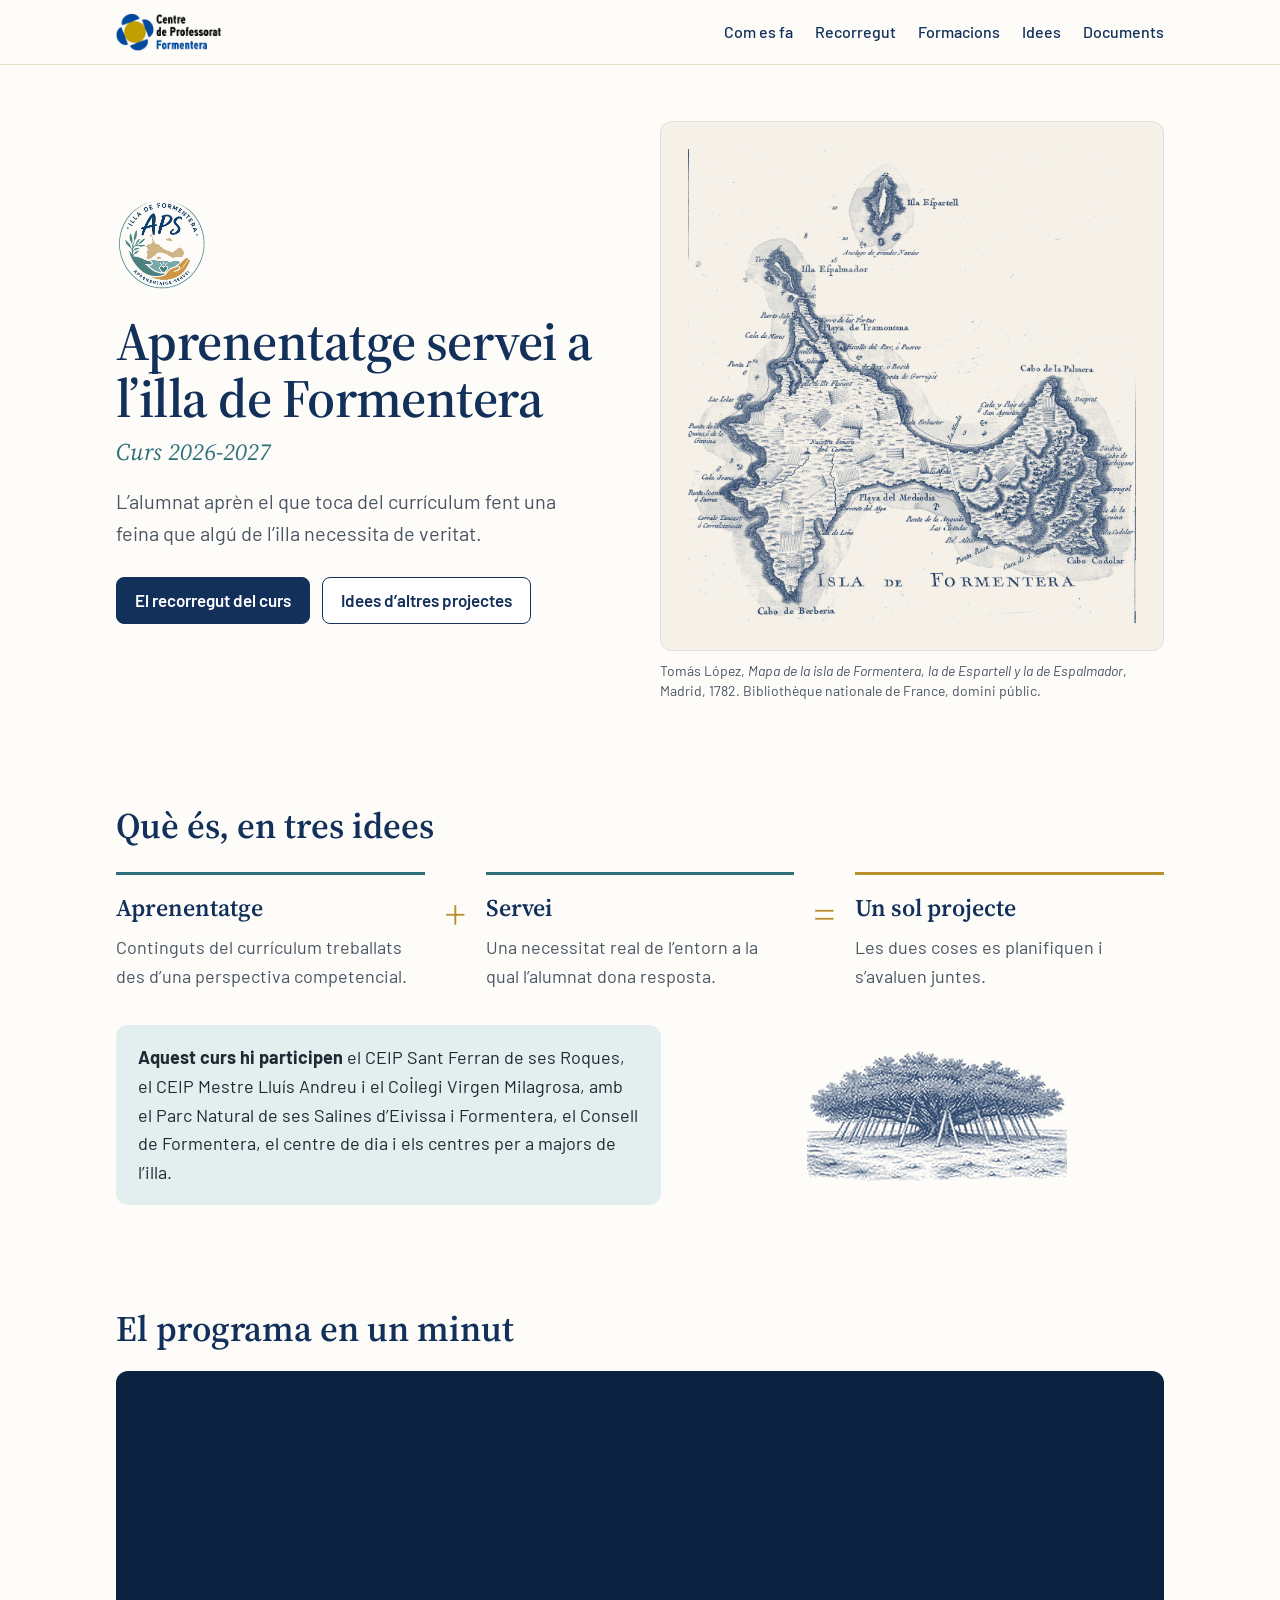
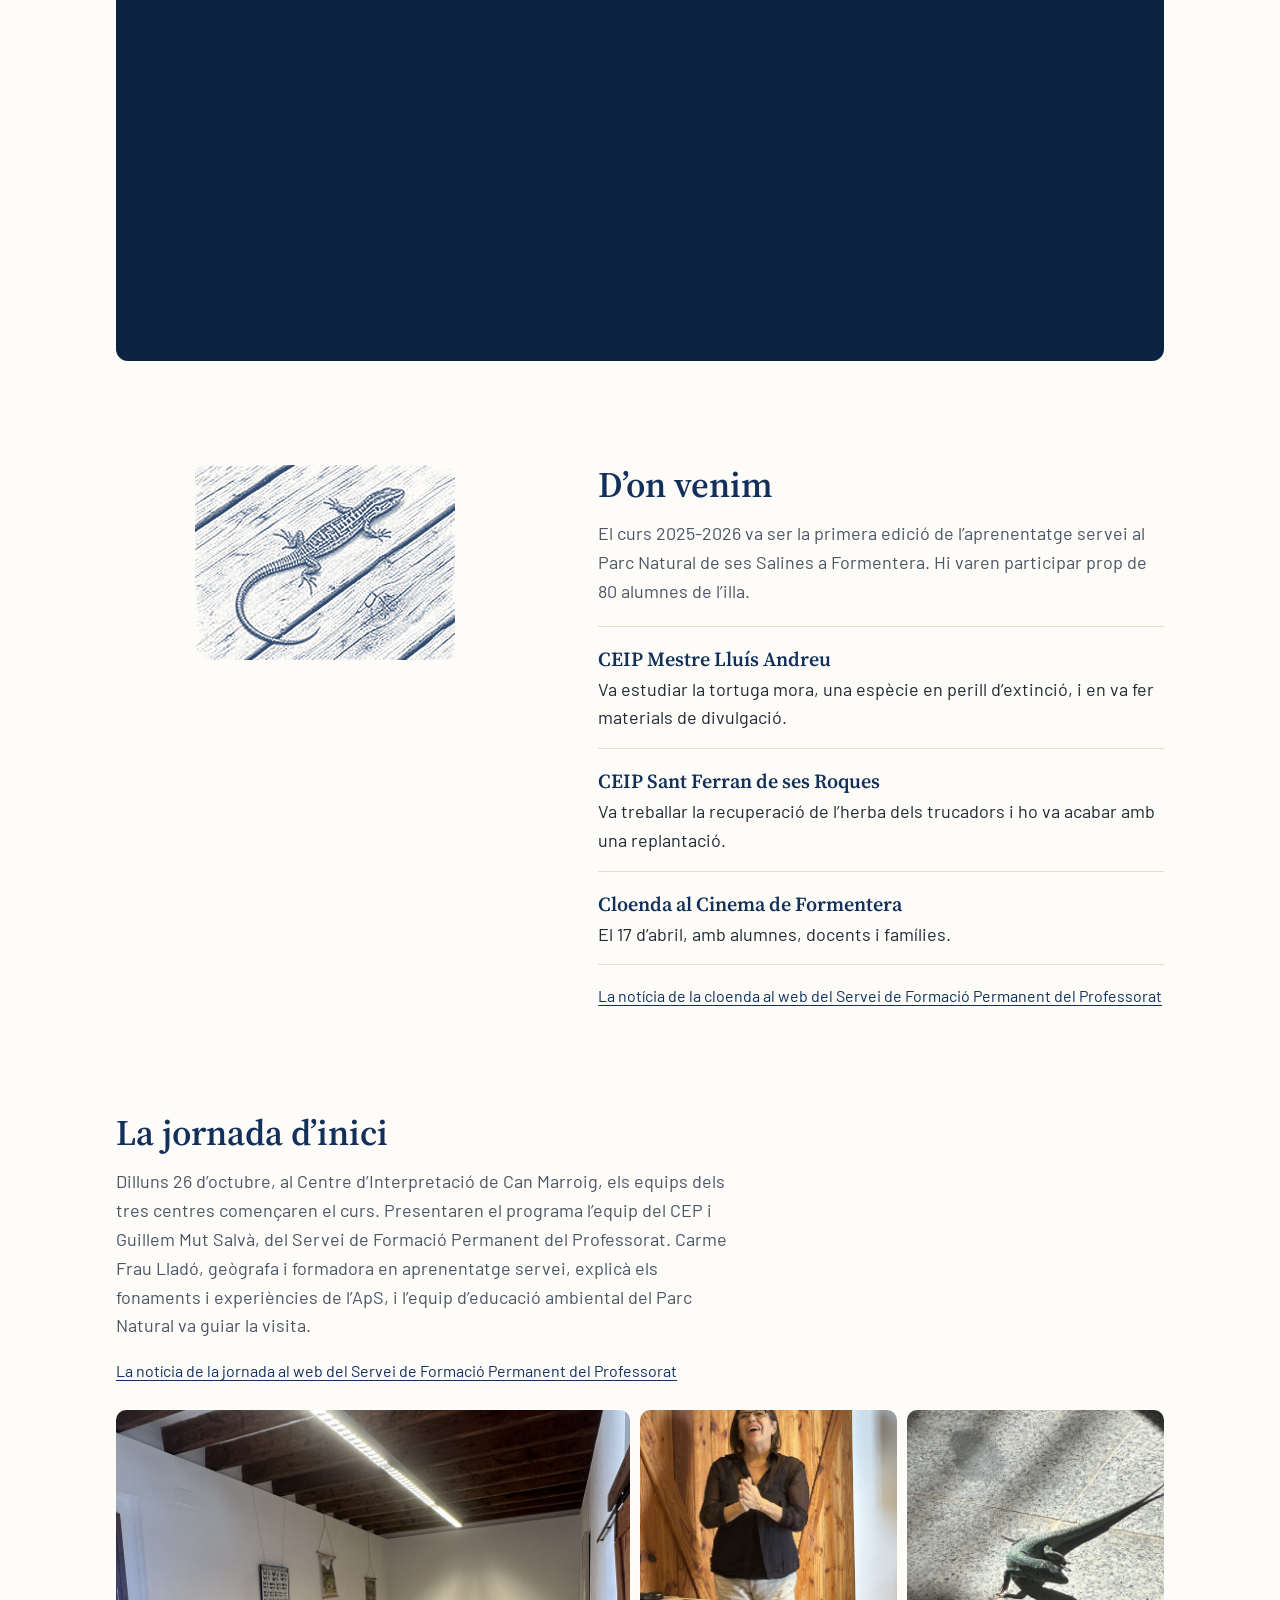
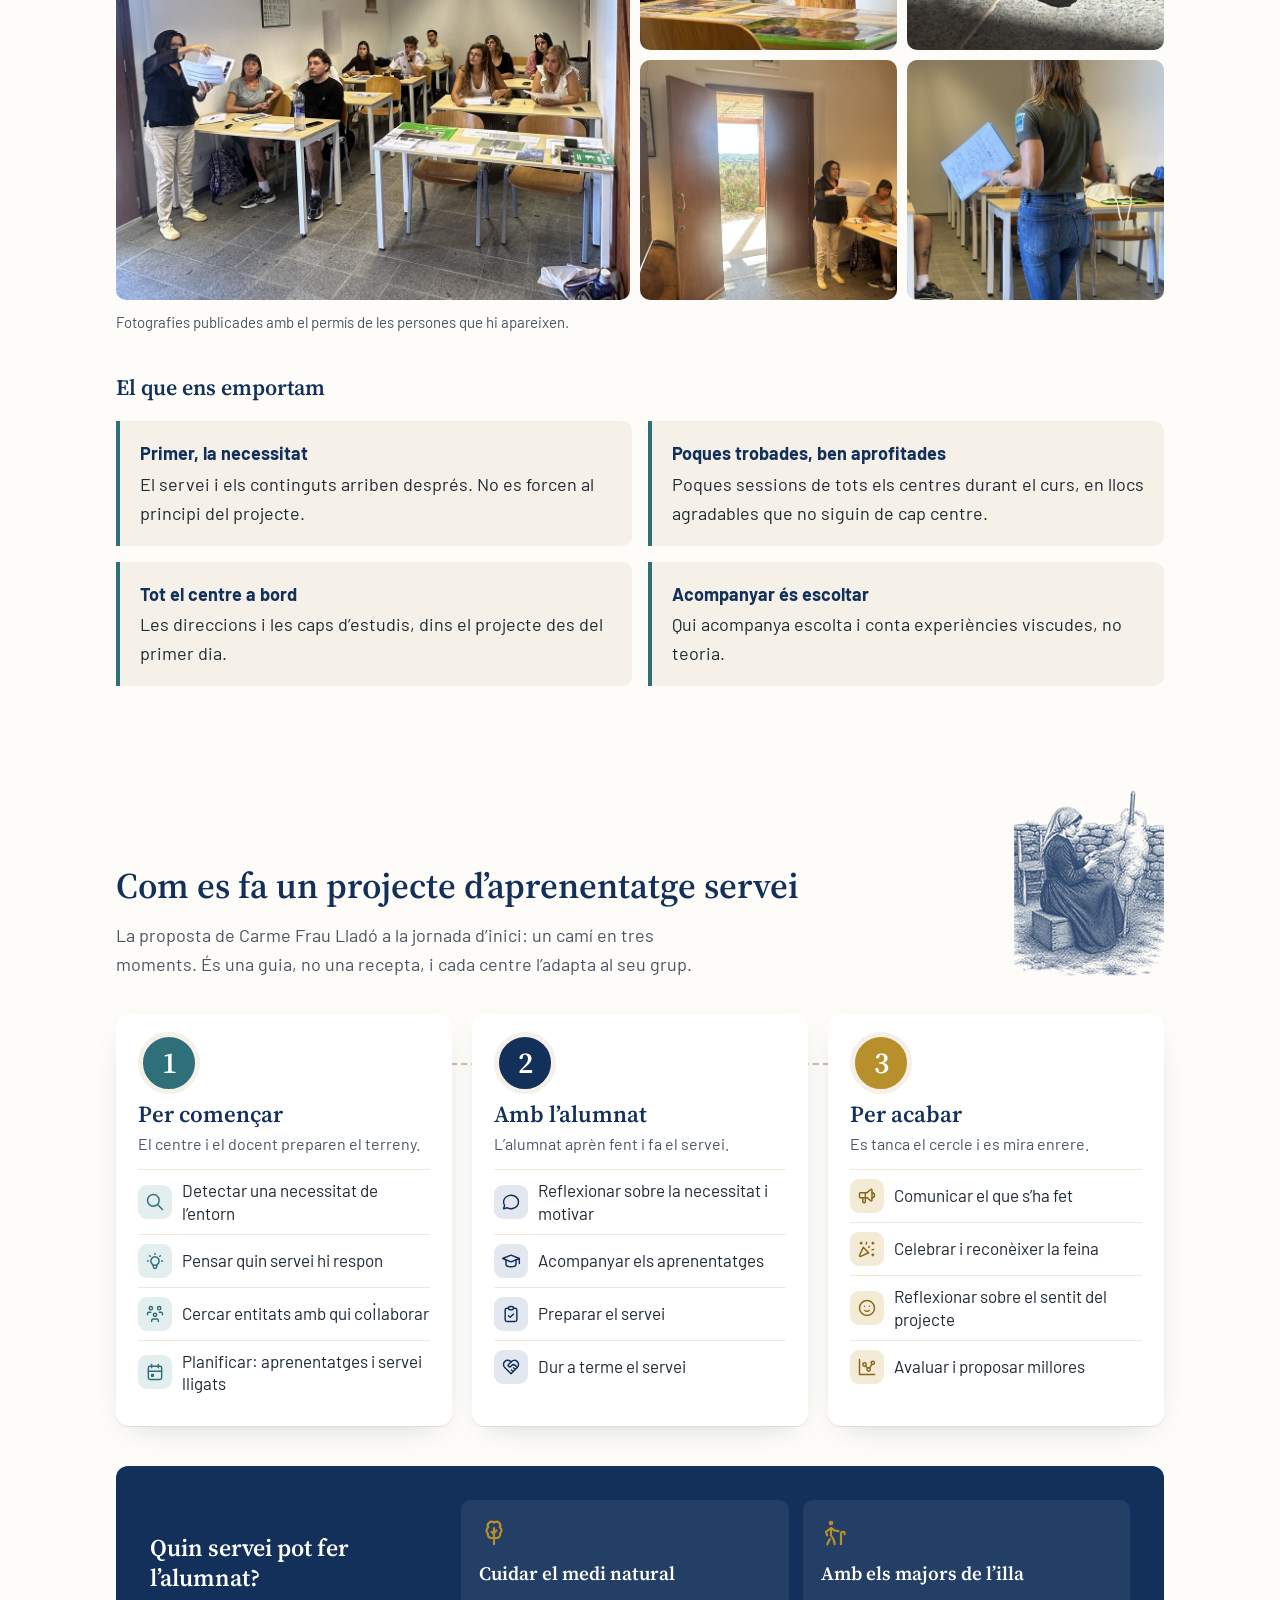
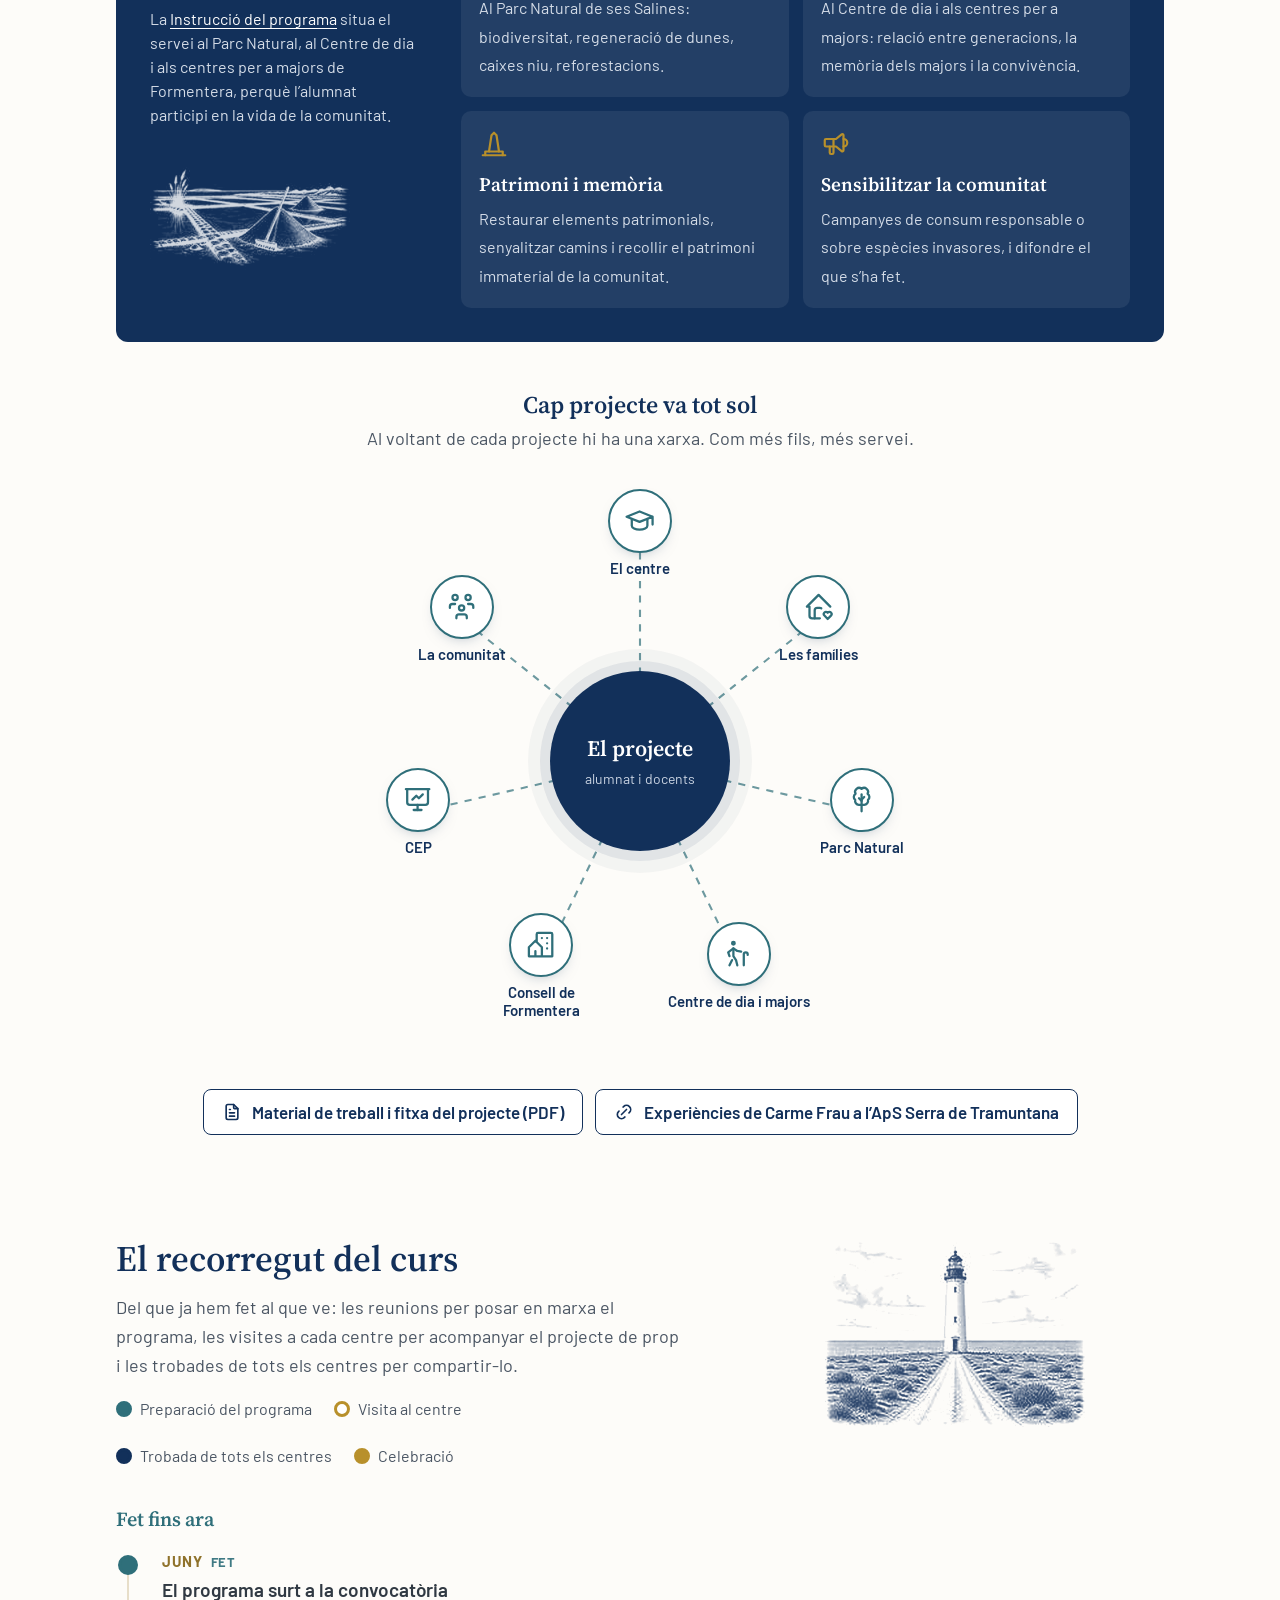
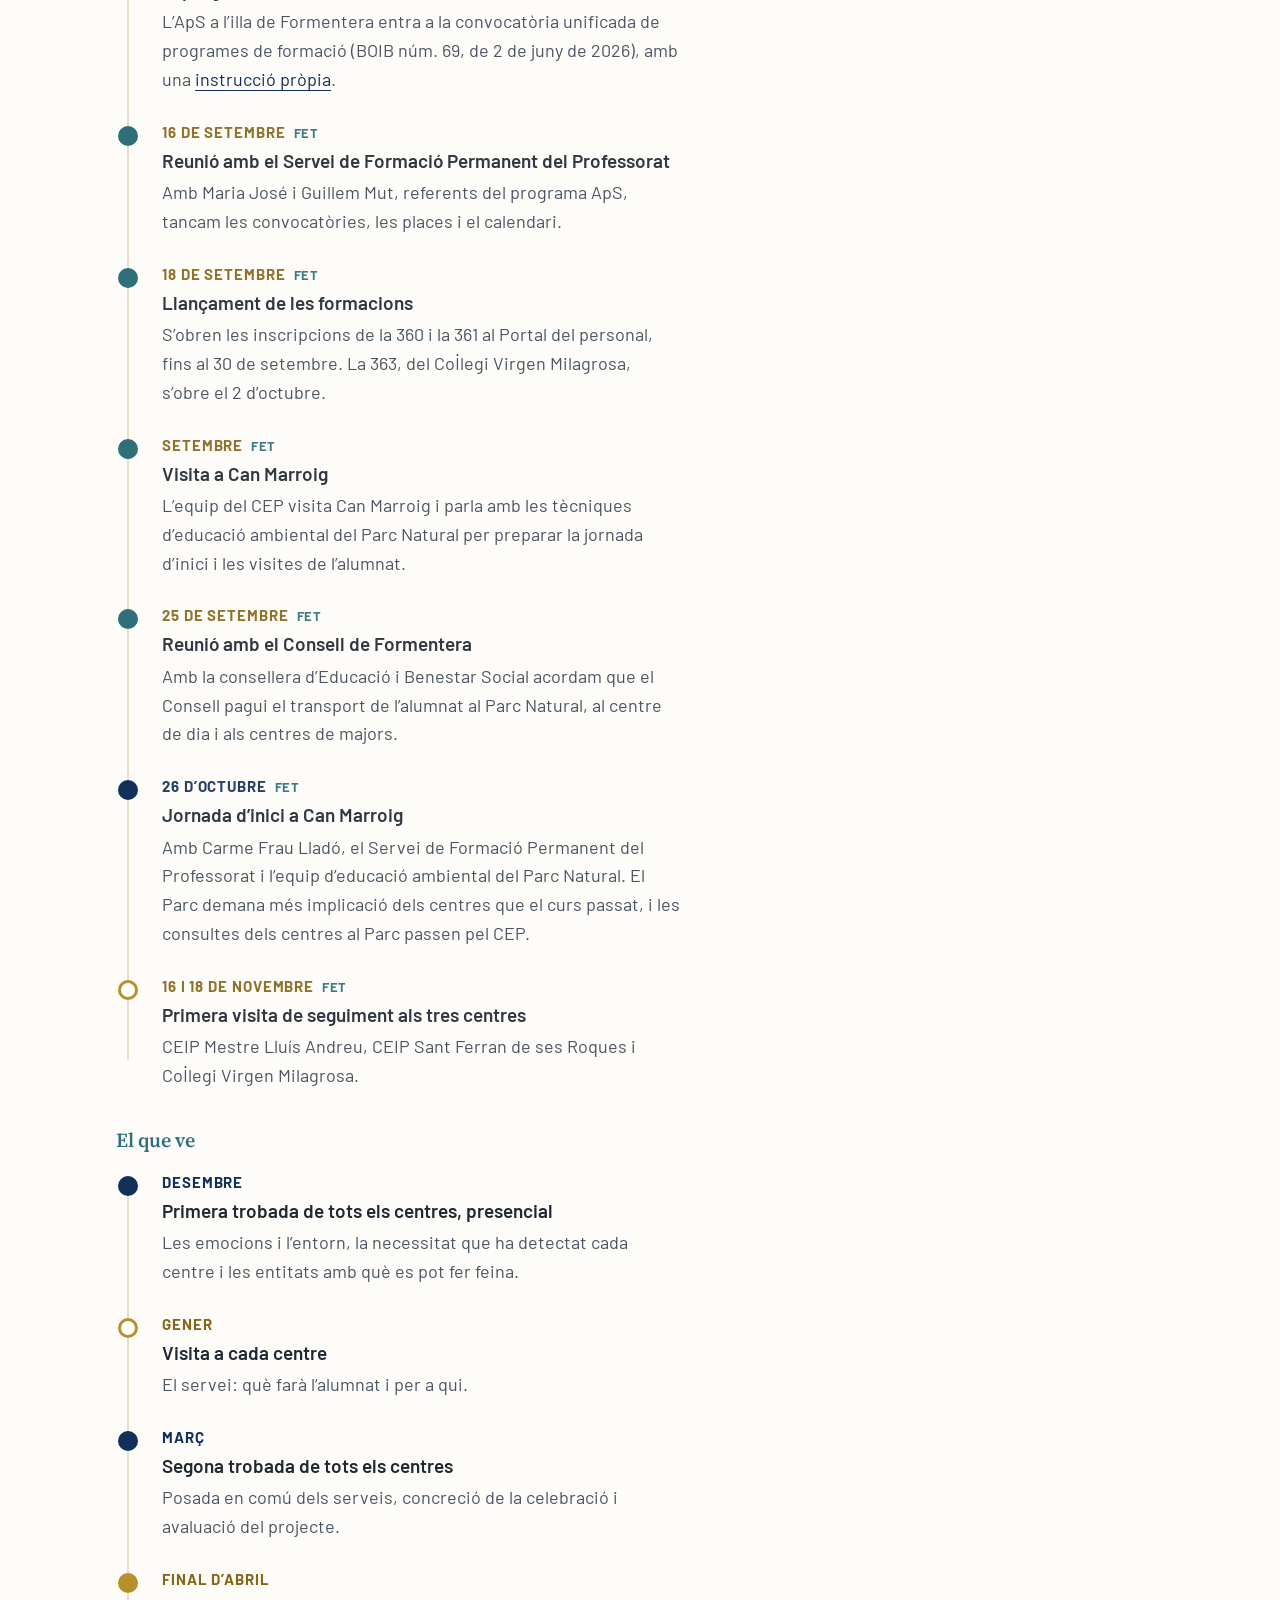
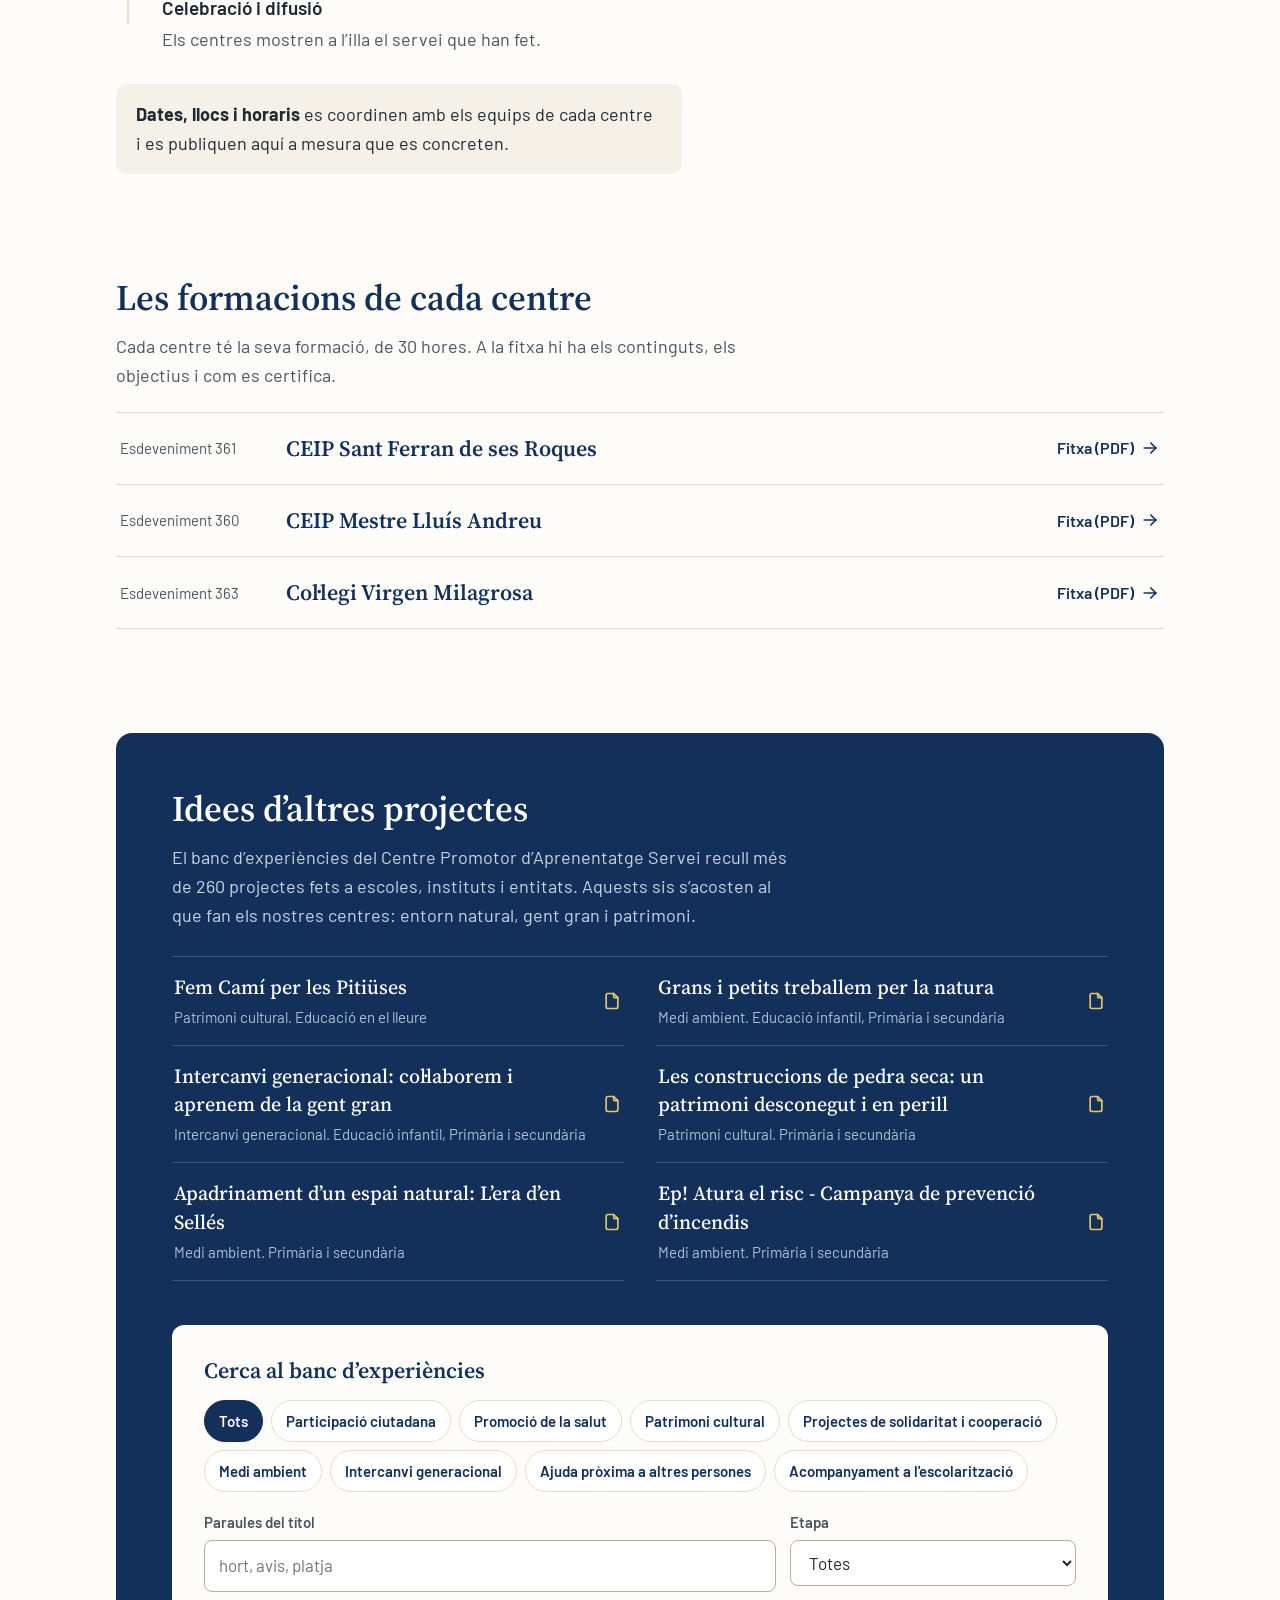
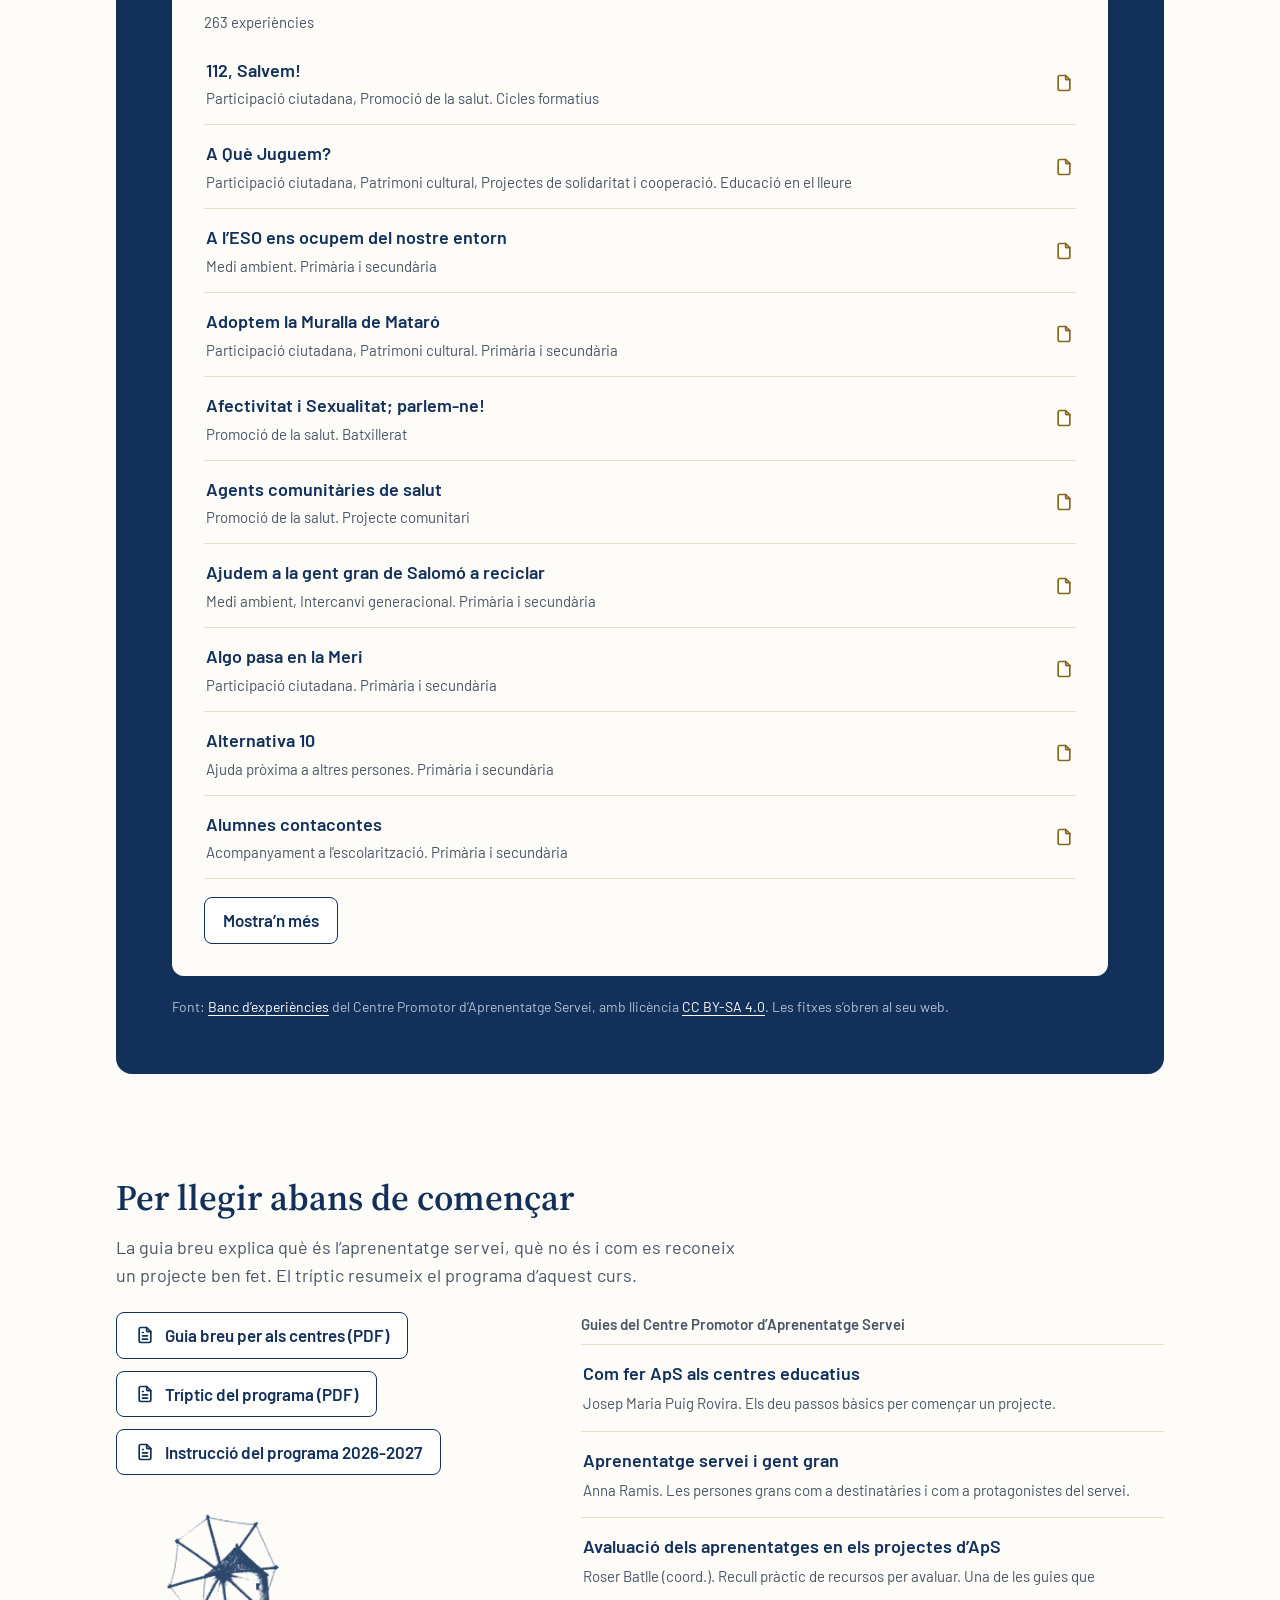
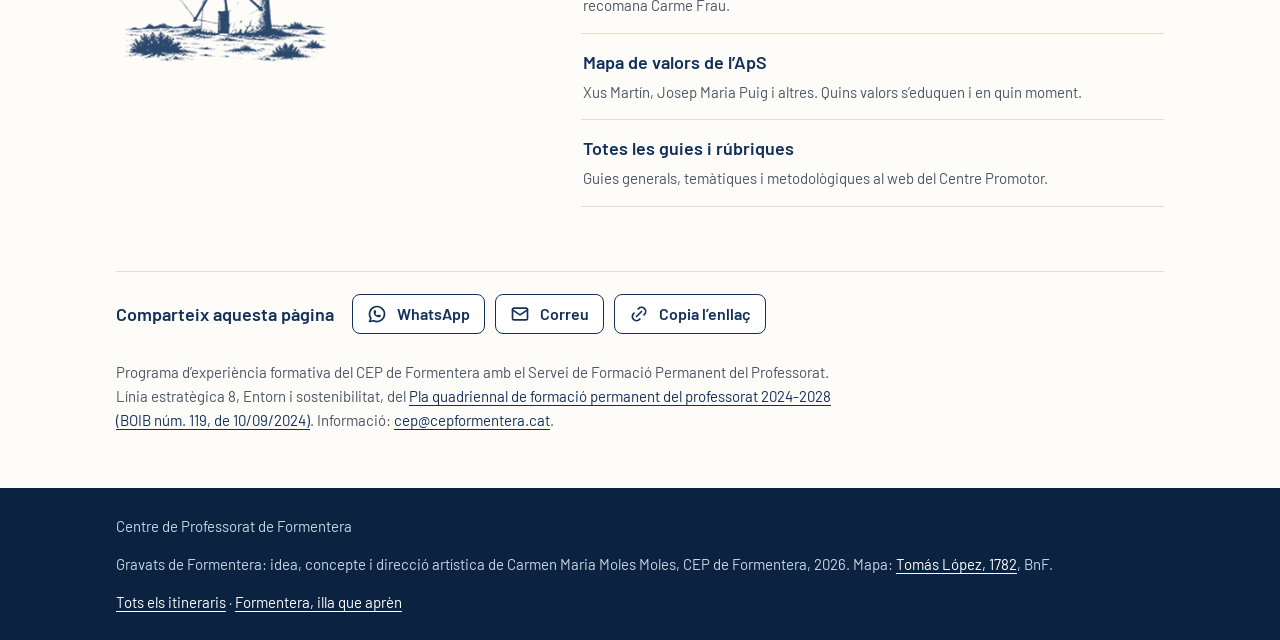
<file: aps/index.html>
<!doctype html>
<html lang="ca">
<head>
<meta charset="utf-8">
<meta name="viewport" content="width=device-width, initial-scale=1, viewport-fit=cover">
<meta name="color-scheme" content="light">
<title>Aprenentatge servei a l’illa de Formentera · CEP de Formentera</title>
<meta name="description" content="Programa d’aprenentatge servei del CEP de Formentera, curs 2026-2027: tres centres, el Parc Natural i els centres per a majors de l’illa. Recorregut, formacions, documents i idees d’altres projectes.">
<meta property="og:type" content="website">
<meta property="og:title" content="Aprenentatge servei a l’illa de Formentera">
<meta property="og:description" content="Tres centres de Formentera aprenen el currículum fent una feina que l’illa necessita. Curs 2026-2027.">
<meta property="og:image" content="https://lesmoes-create.github.io/illa-que-apren/aps/img/og-aps.jpg">
<meta property="og:url" content="https://lesmoes-create.github.io/illa-que-apren/aps/">
<link rel="icon" href="img/segell-aps.png">
<link rel="preload" as="image" href="img/g-formentera-1782.webp" type="image/webp">
<link rel="preconnect" href="https://fonts.googleapis.com">
<link rel="preconnect" href="https://fonts.gstatic.com" crossorigin>
<link rel="stylesheet" href="https://fonts.googleapis.com/css2?family=Source+Serif+4:ital,opsz,wght@0,8..60,500;0,8..60,600;1,8..60,400&family=Barlow:wght@400;500;600;700&display=swap">
<style>
:root{--navy:#12305A;--navy2:#0B2240;--teal:#2F6F7A;--teal-soft:#E3EEEF;--gold:#B8902B;--gold-ink:#86671A;--cream:#F5F1E8;--sand:#E7DEC9;--ink:#1F2933;--ink2:#4A5563;--serif:'Source Serif 4',Georgia,serif;--r:12px}
*,*::before,*::after{box-sizing:border-box}
html{scroll-behavior:smooth;-webkit-text-size-adjust:100%}
@media (prefers-reduced-motion:reduce){html{scroll-behavior:auto}*{transition:none!important}}
body{margin:0;background:#FDFCF9;color:var(--ink);font-family:Barlow,'Segoe UI',Arial,sans-serif;font-size:18px;line-height:1.6}
img{max-width:100%;display:block}
a{color:var(--navy);text-underline-offset:.2em}
:focus-visible{outline:3px solid var(--gold);outline-offset:3px;border-radius:4px}
.skip{position:absolute;left:-999px;top:8px;background:var(--navy);color:#fff;padding:8px 14px;border-radius:6px;z-index:9}
.skip:focus{left:8px}
.wrap{max-width:1120px;margin:0 auto;padding:0 clamp(18px,4vw,36px)}
h1,h2,h3{font-family:var(--serif);font-weight:600;color:var(--navy);margin:0}
h2{font-size:clamp(28px,3.2vw,36px);line-height:1.12;margin-bottom:14px}
h3{font-size:22px;line-height:1.25;margin-bottom:6px}
.lead{max-width:62ch;color:var(--ink2);margin:0}
.sec{margin-top:clamp(64px,9vw,104px)}

/* Barra */
.bar{background:#FDFCF9;border-bottom:1px solid var(--sand)}
.bar .wrap{display:flex;align-items:center;justify-content:space-between;gap:16px;min-height:64px}
.bar .brand img{height:38px;width:auto}
.bar nav{display:flex;gap:22px;font-size:16px;font-weight:500}
.bar nav a{text-decoration:none}
.bar nav a:hover{text-decoration:underline}

/* Capçalera amb gravat */
.hero{display:grid;grid-template-columns:minmax(0,1fr) minmax(0,1.05fr);gap:clamp(24px,5vw,64px);align-items:center;padding:clamp(28px,5vw,56px) 0 0}
.hero .seal{width:92px;height:92px;margin-bottom:22px}
.hero h1{font-size:clamp(36px,4.6vw,54px);line-height:1.05;letter-spacing:-.01em;margin-bottom:10px}
.hero .sub{font-family:var(--serif);font-style:italic;font-size:24px;color:var(--teal);margin:0 0 18px;line-height:1.3}
.hero p.txt{margin:0;max-width:44ch;font-size:20px;color:var(--ink2)}
.hero .ctas{display:flex;flex-wrap:wrap;gap:12px;margin-top:28px}
.gravat{margin:0;position:relative}
.gravat .plate{background:var(--cream);border-radius:var(--r);padding:clamp(14px,2.4vw,28px);box-shadow:inset 0 0 0 1px rgba(18,48,90,.08)}
.gravat img{width:100%;height:auto}
.gravat figcaption{font-size:14px;color:var(--ink2);margin-top:10px;line-height:1.45}

/* Botons */
.btn{display:inline-flex;align-items:center;gap:10px;padding:12px 18px;border:1px solid var(--navy);border-radius:8px;text-decoration:none;font-weight:600;font-size:17px;color:var(--navy);background:#fff;cursor:pointer;font-family:inherit;line-height:1.2;white-space:nowrap;transition:background .2s,transform .1s}
.btn:hover{background:var(--cream)}
.btn:active{transform:translateY(1px)}
.btn.pri{background:var(--navy);color:#fff;border-color:var(--navy)}
.btn.pri:hover{background:var(--navy2)}
.ico{width:20px;height:20px;flex:none}

/* Equació */
.eq{display:grid;grid-template-columns:1fr auto 1fr auto 1fr;gap:20px;align-items:start;margin:26px 0 0}
.eq>div{border-top:3px solid var(--teal);padding-top:14px}
.eq>div.res{border-top-color:var(--gold)}
.eq b{display:block;font-family:var(--serif);font-weight:600;font-size:24px;color:var(--navy);margin-bottom:6px}
.eq span{display:block;color:var(--ink2)}
.eq i{font-style:normal;font-family:var(--serif);font-size:40px;line-height:1;color:var(--gold);padding-top:22px}
.qui{margin:30px 0 0;padding:18px 22px;background:var(--teal-soft);border-radius:var(--r);max-width:none}

/* Vídeo i fotos */
.video{position:relative;padding-top:56.25%;border-radius:var(--r);overflow:hidden;background:var(--navy2);margin-top:22px}
.video iframe{position:absolute;inset:0;width:100%;height:100%;border:0}
.fotos{display:grid;grid-template-columns:2fr 1fr 1fr;grid-template-rows:240px 240px;gap:10px;margin:26px 0 0}
.fotos figure{margin:0;overflow:hidden;border-radius:10px;background:var(--sand)}
.fotos figure:first-child{grid-row:span 2}
.fotos img{width:100%;height:100%;object-fit:cover}
.cap{font-size:15px;color:var(--ink2);margin:10px 0 0}
.claus{display:grid;grid-template-columns:repeat(2,1fr);gap:16px;margin:20px 0 0;padding:0;list-style:none}
.claus li{background:var(--cream);border-left:4px solid var(--teal);border-radius:0 10px 10px 0;padding:18px 20px}
.claus b{display:block;color:var(--navy);margin-bottom:2px}

/* Recorregut amb carta nàutica */
.lleg{display:flex;flex-wrap:wrap;gap:22px;margin:16px 0 0;font-size:16px;color:var(--ink2)}
.lleg span{display:inline-flex;align-items:center;gap:8px}
.crono{list-style:none;margin:26px 0 0;padding:0;position:relative}
.crono::before{content:"";position:absolute;left:11px;top:10px;bottom:30px;width:2px;background:var(--sand)}
.crono li{position:relative;padding:0 0 26px 46px}
.crono li:last-child{padding-bottom:0}
.dot{position:absolute;left:2px;top:6px;width:20px;height:20px;border-radius:50%}
.lleg .dot{position:static;width:16px;height:16px;display:inline-block}
.dot.ind{background:#fff;border:3px solid var(--gold)}
.dot.grup{background:var(--navy);border:3px solid var(--navy)}
.dot.fi{background:var(--gold);border:3px solid var(--gold)}
.quan{font-weight:700;font-size:15px;letter-spacing:.06em;text-transform:uppercase;color:var(--gold-ink);margin:0}
.g .quan{color:var(--navy)}
.que{font-weight:600;font-size:19px;margin:2px 0}
.det{color:var(--ink2);margin:0;max-width:58ch}
.nota{background:var(--cream);border-radius:10px;padding:16px 20px;margin:30px 0 0}

/* Formacions */
.forms{margin:22px 0 0;border-top:1px solid var(--sand)}
.forms a{display:grid;grid-template-columns:150px 1fr auto;align-items:center;gap:16px;text-decoration:none;border-bottom:1px solid var(--sand);padding:18px 4px;color:var(--ink);transition:background .2s}
.forms a:hover{background:var(--cream)}
.forms small{font-size:15px;color:var(--ink2)}
.forms b{font-family:var(--serif);font-weight:600;font-size:22px;color:var(--navy)}
.forms span{display:inline-flex;align-items:center;gap:6px;font-size:16px;color:var(--navy);font-weight:600}

/* Idees d'altres projectes */
.idees{background:var(--navy);color:#E6ECF4;border-radius:calc(var(--r) + 4px);padding:clamp(28px,5vw,56px)}
.idees h2,.idees h3{color:#fff}
.idees .lead{color:#C9D5E4}
.idees a{color:#fff}
.tria{display:grid;grid-template-columns:repeat(2,1fr);gap:0 32px;margin:26px 0 0;padding:0;list-style:none;border-top:1px solid rgba(255,255,255,.18)}
.tria li{border-bottom:1px solid rgba(255,255,255,.18)}
.tria a{display:flex;justify-content:space-between;align-items:center;gap:16px;padding:16px 2px;text-decoration:none}
.tria a:hover b{text-decoration:underline}
.tria b{font-family:var(--serif);font-weight:500;font-size:20px;line-height:1.3;color:#fff}
.tria small{display:block;font-size:15px;color:#AFC0D6;margin-top:3px}
.tria .ico{color:#E7C766}
.cerca{margin:44px 0 0;background:#FDFCF9;color:var(--ink);border-radius:var(--r);padding:clamp(20px,3vw,32px)}
.cerca h3{color:var(--navy)}
.filtres{display:flex;flex-wrap:wrap;gap:8px;margin:16px 0 0}
.chip{font:inherit;font-size:15px;font-weight:600;padding:8px 14px;border-radius:999px;border:1px solid var(--sand);background:#fff;color:var(--navy);cursor:pointer}
.chip[aria-pressed="true"]{background:var(--navy);border-color:var(--navy);color:#fff}
.camp{display:grid;grid-template-columns:minmax(0,2fr) minmax(0,1fr);gap:14px;margin:18px 0 0}
.camp label{display:block;font-size:15px;font-weight:600;color:var(--ink2);margin-bottom:6px}
.camp input,.camp select{width:100%;font:inherit;font-size:17px;padding:11px 14px;border:1px solid #B9B09C;border-radius:8px;background:#fff;color:var(--ink)}
.compte{font-size:15px;color:var(--ink2);margin:18px 0 0}
.llista{list-style:none;margin:8px 0 0;padding:0}
.llista li{border-bottom:1px solid var(--sand)}
.llista a{display:flex;justify-content:space-between;align-items:center;gap:16px;padding:14px 2px;text-decoration:none;color:var(--ink)}
.llista a:hover b{text-decoration:underline}
.llista b{font-weight:600;color:var(--navy)}
.llista small{display:block;font-size:15px;color:var(--ink2);margin-top:2px}
.llista .ico{color:var(--gold-ink)}
.mes{margin-top:18px}
.buit{padding:18px 2px;color:var(--ink2)}
.font{font-size:14px;color:#AFC0D6;margin:20px 0 0}

/* Documents */
.docs{display:grid;grid-template-columns:minmax(0,1fr) minmax(0,1.4fr);gap:clamp(24px,4vw,48px);margin:22px 0 0}
.docs .prog{display:flex;flex-direction:column;gap:12px;align-items:flex-start}
.guies{list-style:none;margin:0;padding:0;border-top:1px solid var(--sand)}
.guies li{border-bottom:1px solid var(--sand)}
.guies a{display:block;padding:14px 2px;text-decoration:none;color:var(--ink)}
.guies a:hover b{text-decoration:underline}
.guies b{display:block;font-weight:600;color:var(--navy)}
.guies small{font-size:15px;color:var(--ink2)}
.guies-cap{font-size:15px;font-weight:600;color:var(--ink2);margin:0 0 8px}

.share{display:flex;flex-wrap:wrap;align-items:center;gap:10px;margin:64px 0 0;padding:22px 0 0;border-top:1px solid var(--sand)}
.share p{margin:0 8px 0 0;font-weight:600;color:var(--navy)}
.share .btn{font-size:16px;padding:9px 14px}
.fonts{font-size:15px;color:var(--ink2);margin:26px 0 0;max-width:90ch}
footer{margin:56px 0 0;background:var(--navy2);color:#C9D5E4;font-size:15px}
footer .wrap{display:flex;flex-wrap:wrap;justify-content:space-between;gap:14px 28px;padding-top:26px;padding-bottom:26px}
footer a{color:#fff}

/* Gravats de Formentera */
.ink{width:100%;height:auto;display:block}
.ink.gp{max-width:260px;margin:0 auto;opacity:.92}
.ink.gp[src*="dona-filant"]{max-width:200px}
.ink.gp[src*="moli"]{margin:18px 0 0;max-width:220px}
.cap-g{font-size:14px;color:var(--ink2);margin:8px 0 0;line-height:1.45}
.qui-g{display:grid;grid-template-columns:minmax(0,1.2fr) minmax(0,1fr);gap:clamp(20px,4vw,48px);align-items:center;margin:34px 0 0}
.qui-g .qui{margin:0}
.split{display:grid;grid-template-columns:minmax(0,.85fr) minmax(0,1.15fr);gap:clamp(24px,5vw,64px);align-items:start}
.split.rev{grid-template-columns:minmax(0,1.15fr) minmax(0,.85fr)}
.split figure{margin:0}
.split .sticky{position:sticky;top:24px}
.resultats{list-style:none;margin:20px 0 0;padding:0;border-top:1px solid var(--sand)}
.resultats li{padding:16px 0;border-bottom:1px solid var(--sand)}
.resultats b{display:block;font-family:var(--serif);font-weight:600;font-size:20px;color:var(--navy)}
.mes-info{margin:18px 0 0;font-size:16px}

/* Recorregut: fet i per fer */
.fase{font-family:var(--serif);font-weight:600;font-size:20px;color:var(--teal);margin:34px 0 0}
.fase+.crono{margin-top:14px}
.dot.inst{background:var(--teal);border:3px solid var(--teal)}
.estat{display:inline-block;margin-left:8px;font-size:13px;letter-spacing:.04em;color:var(--teal);text-transform:uppercase}
.crono .fet .que,.crono .fet .quan{opacity:.92}
.crono a{color:var(--navy)}

/* Com es fa (Carme Frau) */
.cf-cap{display:grid;grid-template-columns:minmax(0,1fr) auto;gap:32px;align-items:end}
.cf-cap .ink.gp{max-width:150px;margin:0}
.cami{list-style:none;margin:36px 0 0;padding:0;display:grid;grid-template-columns:repeat(3,minmax(0,1fr));gap:20px;position:relative;counter-reset:none}
.cami::before{content:"";position:absolute;top:49px;left:8%;right:8%;border-top:2px dashed #C9BFA6;z-index:0}
.etapa{position:relative;z-index:1;background:#fff;border-radius:var(--r);padding:18px 22px 22px;box-shadow:0 1px 0 var(--sand),0 10px 30px -18px rgba(18,48,90,.35)}
.fita{display:flex;justify-content:flex-start;transform:translateY(-0px);padding-top:0;margin:0 0 6px}
.num{display:grid;place-items:center;width:62px;height:62px;border-radius:50%;font-family:var(--serif);font-weight:600;font-size:30px;color:#fff;border:5px solid var(--cream);margin-top:0}
.e1 .num{background:var(--teal)} .e2 .num{background:var(--navy)} .e3 .num{background:var(--gold)}
.etapa h3{font-size:23px;margin:6px 0 2px;color:var(--navy)}
.etapa .sub{margin:0 0 12px;color:var(--ink2);font-size:16px}
.etapa ul{list-style:none;margin:0;padding:0}
.etapa ul li{display:grid;grid-template-columns:34px 1fr;gap:10px;align-items:center;padding:9px 0;border-top:1px solid #EFE8D8;font-size:17px;line-height:1.35}
.pi{width:34px;height:34px;padding:7px;border-radius:9px;box-sizing:border-box}
.e1 .pi{background:var(--teal-soft);color:var(--teal)} .e2 .pi{background:#E3E8F0;color:var(--navy)} .e3 .pi{background:#F3EBD6;color:var(--gold-ink)}
.servei{display:grid;grid-template-columns:minmax(0,.8fr) minmax(0,2fr);gap:clamp(20px,4vw,44px);align-items:center;background:var(--navy);color:#fff;border-radius:var(--r);padding:clamp(22px,3vw,34px);margin:40px 0 0}
.servei h3{color:#fff;margin:0 0 14px;font-size:24px}
.servei .ink.gp{max-width:200px;margin:0;filter:brightness(0) invert(1);opacity:.85}
.tipus{list-style:none;margin:0;padding:0;display:grid;grid-template-columns:repeat(2,minmax(0,1fr));gap:14px}
.servei-p{color:#D5DDE8;font-size:16px;line-height:1.5;margin:0 0 16px}
.servei-p a{color:#fff}
.tipus li{background:rgba(255,255,255,.07);border-radius:10px;padding:18px}
.tipus .ti{width:30px;height:30px;color:var(--gold);display:block;margin-bottom:10px}
.tipus b{display:block;font-family:var(--serif);font-weight:600;font-size:19px;margin-bottom:4px}
.tipus span{color:#D5DDE8;font-size:16px;line-height:1.45}
.xarxa{margin:48px 0 0;text-align:center}
.xarxa h3{font-size:24px;margin:0 0 4px;color:var(--navy)}
.xarxa-t{color:var(--ink2);margin:0 0 8px}
.hub{position:relative;width:min(100%,600px);aspect-ratio:1;margin:0 auto}
.fils{position:absolute;inset:0;width:100%;height:100%}
.fils line{stroke:var(--teal);stroke-width:.35;stroke-dasharray:1.2 1.2;opacity:.7}
.nucli{position:absolute;left:50%;top:50%;transform:translate(-50%,-50%);width:30%;aspect-ratio:1;border-radius:50%;background:var(--navy);color:#fff;display:grid;place-content:center;gap:2px;box-shadow:0 0 0 10px rgba(18,48,90,.08),0 0 0 22px rgba(18,48,90,.04)}
.nucli b{font-family:var(--serif);font-weight:600;font-size:clamp(16px,3.6vw,22px)}
.nucli span{font-size:clamp(12px,2.4vw,14px);color:#C9D3E2}
.hub ul{list-style:none;margin:0;padding:0}
.hub li{position:absolute;transform:translate(-50%,-50%);width:24%;display:flex;flex-direction:column;align-items:center;gap:6px}
.nb{display:grid;place-items:center;width:clamp(44px,10vw,64px);aspect-ratio:1;border-radius:50%;background:#fff;border:2px solid var(--teal);color:var(--teal);box-shadow:0 6px 16px -10px rgba(18,48,90,.5)}
.ni{width:52%;height:52%}
.hub li b{font-size:clamp(12px,2.6vw,15px);line-height:1.2;color:var(--navy);font-weight:600}
.cf-links{display:flex;flex-wrap:wrap;gap:12px;margin:28px 0 0;justify-content:center}

@media (max-width:860px){
.qui-g,.split,.split.rev,.servei,.cami,.tipus,.cf-cap{grid-template-columns:1fr}
.cami::before{top:20px;bottom:20px;left:31px;right:auto;border-top:0;border-left:2px dashed #C9BFA6}
.cami{gap:26px}
.cf-cap .ink.gp{display:none}
.split .sticky{position:static}
.split figure{max-width:520px}
.bar nav{display:none}
.hero{grid-template-columns:1fr}
.hero .seal{width:72px;height:72px;margin-bottom:16px}
.claus,.tria{grid-template-columns:1fr}
.eq{grid-template-columns:1fr;gap:10px}
.eq i{padding:0;font-size:30px}
.forms a{grid-template-columns:1fr;gap:4px}
.fotos{grid-template-columns:1fr 1fr;grid-template-rows:280px 180px 180px}
.fotos figure:first-child{grid-row:auto;grid-column:span 2}
.camp,.docs{grid-template-columns:1fr}
.btn{white-space:normal}
.idees{padding:24px 16px;margin-left:-6px;margin-right:-6px}
.cerca{padding:18px 14px}
.filtres{flex-wrap:nowrap;overflow-x:auto;margin-left:-14px;margin-right:-14px;padding:0 14px 6px;scroll-snap-type:x proximity}
.chip{white-space:nowrap;flex:none;scroll-snap-align:start}
}
</style>
</head>
<body>
<a class="skip" href="#contingut">Salta al contingut</a>

<header class="bar">
  <div class="wrap">
    <a class="brand" href="https://cepformentera.caib.es/" target="_blank" rel="noopener"><img src="../assets/logos/cep-formentera.png" alt="Centre de Professorat de Formentera" width="106" height="38"></a>
    <nav aria-label="Seccions">
      <a href="#com-es-fa">Com es fa</a>
      <a href="#recorregut">Recorregut</a>
      <a href="#formacions">Formacions</a>
      <a href="#idees">Idees</a>
      <a href="#documents">Documents</a>
    </nav>
  </div>
</header>

<main id="contingut" class="wrap">

<section class="hero">
  <div>
    <img class="seal" src="img/segell-aps.png" alt="Segell del programa Aprenentatge Servei Illa de Formentera" width="92" height="92">
    <h1>Aprenentatge servei a l’illa de Formentera</h1>
    <p class="sub">Curs 2026-2027</p>
    <p class="txt">L’alumnat aprèn el que toca del currículum fent una feina que algú de l’illa necessita de veritat.</p>
    <div class="ctas">
      <a class="btn pri" href="#recorregut">El recorregut del curs</a>
      <a class="btn" href="#idees">Idees d’altres projectes</a>
    </div>
  </div>
  <figure class="gravat">
    <div class="plate"><img src="img/g-formentera-1782.webp" alt="Gravat del mapa de l’illa de Formentera, amb Espalmador i Espardell, de Tomás López (1782)" width="1200" height="1270" fetchpriority="high"></div>
    <figcaption>Tomás López, <i>Mapa de la isla de Formentera, la de Espartell y la de Espalmador</i>, Madrid, 1782. Bibliothèque nationale de France, domini públic.</figcaption>
  </figure>
</section>

<section class="sec">
  <h2>Què és, en tres idees</h2>
  <div class="eq">
    <div><b>Aprenentatge</b><span>Continguts del currículum treballats des d’una perspectiva competencial.</span></div>
    <i aria-hidden="true">+</i>
    <div><b>Servei</b><span>Una necessitat real de l’entorn a la qual l’alumnat dona resposta.</span></div>
    <i aria-hidden="true">=</i>
    <div class="res"><b>Un sol projecte</b><span>Les dues coses es planifiquen i s’avaluen juntes.</span></div>
  </div>
  <div class="qui-g">
    <p class="qui"><strong>Aquest curs hi participen</strong> el CEIP Sant Ferran de ses Roques, el CEIP Mestre Lluís Andreu i el Col·legi Virgen Milagrosa, amb el Parc Natural de ses Salines d’Eivissa i Formentera, el Consell de Formentera, el centre de dia i els centres per a majors de l’illa.</p>
    <figure style="margin:0"><img class="ink gp" src="img/gravat-figuera.webp" alt="Gravat d’una figuera formenterenca amb els estalons que sostenen les branques" width="900" height="501" loading="lazy"></figure>
  </div>
</section>

<section class="sec">
  <h2>El programa en un minut</h2>
  <div class="video"><iframe src="https://player.vimeo.com/video/1236551282?dnt=1" allow="fullscreen; picture-in-picture" title="Aprenentatge Servei a Formentera" loading="lazy"></iframe></div>
</section>

<section class="sec split" id="don-venim">
  <figure class="sticky"><img class="ink gp" src="img/gravat-sargantana.webp" alt="Gravat d’una sargantana pitiüsa damunt una fusta" width="900" height="674" loading="lazy"></figure>
  <div>
    <h2>D’on venim</h2>
    <p class="lead">El curs 2025-2026 va ser la primera edició de l’aprenentatge servei al Parc Natural de ses Salines a Formentera. Hi varen participar prop de 80 alumnes de l’illa.</p>
    <ul class="resultats">
      <li><b>CEIP Mestre Lluís Andreu</b>Va estudiar la tortuga mora, una espècie en perill d’extinció, i en va fer materials de divulgació.</li>
      <li><b>CEIP Sant Ferran de ses Roques</b>Va treballar la recuperació de l’herba dels trucadors i ho va acabar amb una replantació.</li>
      <li><b>Cloenda al Cinema de Formentera</b>El 17 d’abril, amb alumnes, docents i famílies.</li>
    </ul>
    <p class="mes-info"><a href="https://www.caib.es/sites/formaciodelprofessorat/es/n/clausura/" target="_blank" rel="noopener">La notícia de la cloenda al web del Servei de Formació Permanent del Professorat</a></p>
  </div>
</section>

<section class="sec">
  <h2>La jornada d’inici</h2>
  <p class="lead">Dilluns 26 d’octubre, al Centre d’Interpretació de Can Marroig, els equips dels tres centres començaren el curs. Presentaren el programa l’equip del CEP i Guillem Mut Salvà, del Servei de Formació Permanent del Professorat. Carme Frau Lladó, geògrafa i formadora en aprenentatge servei, explicà els fonaments i experiències de l’ApS, i l’equip d’educació ambiental del Parc Natural va guiar la visita.</p>
  <p class="mes-info"><a href="https://www.caib.es/sites/formaciodelprofessorat/ca/n/comenaa_laaps_a_lailla_de_formentera/" target="_blank" rel="noopener">La notícia de la jornada al web del Servei de Formació Permanent del Professorat</a></p>
  <div class="fotos">
    <figure><img src="img/jornada-26-10-1.jpg" alt="Sessió de la jornada d’inici a la sala de Can Marroig" width="1050" height="1400" loading="lazy"></figure>
    <figure><img src="img/jornada-26-10-2.jpg" alt="Carme Frau Lladó durant la sessió" width="1050" height="1400" loading="lazy"></figure>
    <figure><img src="img/jornada-26-10-3.jpg" alt="Sargantana de les Pitiüses a Can Marroig" width="1050" height="1400" loading="lazy"></figure>
    <figure><img src="img/jornada-26-10-4.jpg" alt="La sala de Can Marroig oberta al Parc Natural" width="1050" height="1400" loading="lazy"></figure>
    <figure><img src="img/jornada-26-10-5.jpg" alt="L’equip d’educació ambiental del Parc Natural amb els docents" width="1050" height="1400" loading="lazy"></figure>
  </div>
  <p class="cap">Fotografies publicades amb el permís de les persones que hi apareixen.</p>

  <h3 style="margin-top:40px">El que ens emportam</h3>
  <ul class="claus">
    <li><b>Primer, la necessitat</b>El servei i els continguts arriben després. No es forcen al principi del projecte.</li>
    <li><b>Poques trobades, ben aprofitades</b>Poques sessions de tots els centres durant el curs, en llocs agradables que no siguin de cap centre.</li>
    <li><b>Tot el centre a bord</b>Les direccions i les caps d’estudis, dins el projecte des del primer dia.</li>
    <li><b>Acompanyar és escoltar</b>Qui acompanya escolta i conta experiències viscudes, no teoria.</li>
  </ul>
</section>

<section class="sec" id="com-es-fa">
  <div class="cf-cap">
    <div>
      <h2>Com es fa un projecte d’aprenentatge servei</h2>
      <p class="lead">La proposta de Carme Frau Lladó a la jornada d’inici: un camí en tres moments. És una guia, no una recepta, i cada centre l’adapta al seu grup.</p>
    </div>
    <img class="ink gp" src="img/gravat-dona-filant.webp" alt="Gravat d’una dona filant llana, asseguda davant una paret seca" width="717" height="900" loading="lazy">
  </div>
  <ol class="cami">
    <li class="etapa e1">
      <div class="fita"><span class="num">1</span></div>
      <h3>Per començar</h3><p class="sub">El centre i el docent preparen el terreny.</p>
      <ul>
        <li><svg class="pi" viewBox="0 0 24 24" fill="none" stroke="currentColor" stroke-width="1.75" stroke-linecap="round" stroke-linejoin="round" aria-hidden="true"><path d="M10 10m-7 0a7 7 0 1 0 14 0a7 7 0 1 0 -14 0" /> <path d="M21 21l-6 -6" /></svg><span>Detectar una necessitat de l’entorn</span></li>
        <li><svg class="pi" viewBox="0 0 24 24" fill="none" stroke="currentColor" stroke-width="1.75" stroke-linecap="round" stroke-linejoin="round" aria-hidden="true"><path d="M3 12h1m8 -9v1m8 8h1m-15.4 -6.4l.7 .7m12.1 -.7l-.7 .7" /> <path d="M9 16a5 5 0 1 1 6 0a3.5 3.5 0 0 0 -1 3a2 2 0 0 1 -4 0a3.5 3.5 0 0 0 -1 -3" /> <path d="M9.7 17l4.6 0" /></svg><span>Pensar quin servei hi respon</span></li>
        <li><svg class="pi" viewBox="0 0 24 24" fill="none" stroke="currentColor" stroke-width="1.75" stroke-linecap="round" stroke-linejoin="round" aria-hidden="true"><path d="M10 13a2 2 0 1 0 4 0a2 2 0 0 0 -4 0" /> <path d="M8 21v-1a2 2 0 0 1 2 -2h4a2 2 0 0 1 2 2v1" /> <path d="M15 5a2 2 0 1 0 4 0a2 2 0 0 0 -4 0" /> <path d="M17 10h2a2 2 0 0 1 2 2v1" /> <path d="M5 5a2 2 0 1 0 4 0a2 2 0 0 0 -4 0" /> <path d="M3 13v-1a2 2 0 0 1 2 -2h2" /></svg><span>Cercar entitats amb qui col·laborar</span></li>
        <li><svg class="pi" viewBox="0 0 24 24" fill="none" stroke="currentColor" stroke-width="1.75" stroke-linecap="round" stroke-linejoin="round" aria-hidden="true"><path d="M4 5m0 2a2 2 0 0 1 2 -2h12a2 2 0 0 1 2 2v12a2 2 0 0 1 -2 2h-12a2 2 0 0 1 -2 -2z" /> <path d="M16 3l0 4" /> <path d="M8 3l0 4" /> <path d="M4 11l16 0" /> <path d="M8 15h2v2h-2z" /></svg><span>Planificar: aprenentatges i servei lligats</span></li>
      </ul>
    </li>
    <li class="etapa e2">
      <div class="fita"><span class="num">2</span></div>
      <h3>Amb l’alumnat</h3><p class="sub">L’alumnat aprèn fent i fa el servei.</p>
      <ul>
        <li><svg class="pi" viewBox="0 0 24 24" fill="none" stroke="currentColor" stroke-width="1.75" stroke-linecap="round" stroke-linejoin="round" aria-hidden="true"><path d="M3 20l1.3 -3.9c-2.324 -3.437 -1.426 -7.872 2.1 -10.374c3.526 -2.501 8.59 -2.296 11.845 .48c3.255 2.777 3.695 7.266 1.029 10.501c-2.666 3.235 -7.615 4.215 -11.574 2.293l-4.7 1" /></svg><span>Reflexionar sobre la necessitat i motivar</span></li>
        <li><svg class="pi" viewBox="0 0 24 24" fill="none" stroke="currentColor" stroke-width="1.75" stroke-linecap="round" stroke-linejoin="round" aria-hidden="true"><path d="M22 9l-10 -4l-10 4l10 4l10 -4v6" /> <path d="M6 10.6v5.4a6 3 0 0 0 12 0v-5.4" /></svg><span>Acompanyar els aprenentatges</span></li>
        <li><svg class="pi" viewBox="0 0 24 24" fill="none" stroke="currentColor" stroke-width="1.75" stroke-linecap="round" stroke-linejoin="round" aria-hidden="true"><path d="M9 5h-2a2 2 0 0 0 -2 2v12a2 2 0 0 0 2 2h10a2 2 0 0 0 2 -2v-12a2 2 0 0 0 -2 -2h-2" /> <path d="M9 3m0 2a2 2 0 0 1 2 -2h2a2 2 0 0 1 2 2v0a2 2 0 0 1 -2 2h-2a2 2 0 0 1 -2 -2z" /> <path d="M9 14l2 2l4 -4" /></svg><span>Preparar el servei</span></li>
        <li><svg class="pi" viewBox="0 0 24 24" fill="none" stroke="currentColor" stroke-width="1.75" stroke-linecap="round" stroke-linejoin="round" aria-hidden="true"><path d="M19.5 12.572l-7.5 7.428l-7.5 -7.428a5 5 0 1 1 7.5 -6.566a5 5 0 1 1 7.5 6.572" /> <path d="M12 6l-3.293 3.293a1 1 0 0 0 0 1.414l.543 .543c.69 .69 1.81 .69 2.5 0l1 -1a3.182 3.182 0 0 1 4.5 0l2.25 2.25" /> <path d="M12.5 15.5l2 2" /> <path d="M15 13l2 2" /></svg><span>Dur a terme el servei</span></li>
      </ul>
    </li>
    <li class="etapa e3">
      <div class="fita"><span class="num">3</span></div>
      <h3>Per acabar</h3><p class="sub">Es tanca el cercle i es mira enrere.</p>
      <ul>
        <li><svg class="pi" viewBox="0 0 24 24" fill="none" stroke="currentColor" stroke-width="1.75" stroke-linecap="round" stroke-linejoin="round" aria-hidden="true"><path d="M18 8a3 3 0 0 1 0 6" /> <path d="M10 8v11a1 1 0 0 1 -1 1h-1a1 1 0 0 1 -1 -1v-5" /> <path d="M12 8h0l4.524 -3.77a.9 .9 0 0 1 1.476 .692v12.156a.9 .9 0 0 1 -1.476 .692l-4.524 -3.77h-8a1 1 0 0 1 -1 -1v-4a1 1 0 0 1 1 -1h8" /></svg><span>Comunicar el que s’ha fet</span></li>
        <li><svg class="pi" viewBox="0 0 24 24" fill="none" stroke="currentColor" stroke-width="1.75" stroke-linecap="round" stroke-linejoin="round" aria-hidden="true"><path d="M4 5h2" /> <path d="M5 4v2" /> <path d="M11.5 4l-.5 2" /> <path d="M18 5h2" /> <path d="M19 4v2" /> <path d="M15 9l-1 1" /> <path d="M18 13l2 -.5" /> <path d="M18 19h2" /> <path d="M19 18v2" /> <path d="M14 16.518l-6.518 -6.518l-4.39 9.58a1 1 0 0 0 1.329 1.329l9.579 -4.39z" /></svg><span>Celebrar i reconèixer la feina</span></li>
        <li><svg class="pi" viewBox="0 0 24 24" fill="none" stroke="currentColor" stroke-width="1.75" stroke-linecap="round" stroke-linejoin="round" aria-hidden="true"><path d="M12 12m-9 0a9 9 0 1 0 18 0a9 9 0 1 0 -18 0" /> <path d="M9 10l.01 0" /> <path d="M15 10l.01 0" /> <path d="M9.5 15a3.5 3.5 0 0 0 5 0" /></svg><span>Reflexionar sobre el sentit del projecte</span></li>
        <li><svg class="pi" viewBox="0 0 24 24" fill="none" stroke="currentColor" stroke-width="1.75" stroke-linecap="round" stroke-linejoin="round" aria-hidden="true"><path d="M3 3v18h18" /> <path d="M9 9m-2 0a2 2 0 1 0 4 0a2 2 0 1 0 -4 0" /> <path d="M19 7m-2 0a2 2 0 1 0 4 0a2 2 0 1 0 -4 0" /> <path d="M14 15m-2 0a2 2 0 1 0 4 0a2 2 0 1 0 -4 0" /> <path d="M10.16 10.62l2.34 2.88" /> <path d="M15.088 13.328l2.837 -4.586" /></svg><span>Avaluar i proposar millores</span></li>
      </ul>
    </li>
  </ol>
  <div class="servei">
    <div class="servei-t"><h3>Quin servei pot fer l’alumnat?</h3><p class="servei-p">La <a href="https://csv.caib.es/concsvfront/view.xhtml?hash=97fc4dc99435e9c4f53774de108303c7eb9e760d1c87794797fd99f43df91a6a" target="_blank" rel="noopener">Instrucció del programa</a> situa el servei al Parc Natural, al Centre de dia i als centres per a majors de Formentera, perquè l’alumnat participi en la vida de la comunitat.</p><img class="ink gp" src="img/gravat-salines.webp" alt="Gravat de les salines, amb un munt de sal i un rasclet" width="1000" height="665" loading="lazy"></div>
    <ul class="tipus">
      <li><svg class="ti" viewBox="0 0 24 24" fill="none" stroke="currentColor" stroke-width="1.75" stroke-linecap="round" stroke-linejoin="round" aria-hidden="true"><path d="M12 13l-2 -2" /> <path d="M12 12l2 -2" /> <path d="M12 21v-13" /> <path d="M9.824 16a3 3 0 0 1 -2.743 -3.69a3 3 0 0 1 .304 -4.833a3 3 0 0 1 4.615 -3.707a3 3 0 0 1 4.614 3.707a3 3 0 0 1 .305 4.833a3 3 0 0 1 -2.919 3.695h-4z" /></svg><b>Cuidar el medi natural</b><span>Al Parc Natural de ses Salines: biodiversitat, regeneració de dunes, caixes niu, reforestacions.</span></li>
      <li><svg class="ti" viewBox="0 0 24 24" fill="none" stroke="currentColor" stroke-width="1.75" stroke-linecap="round" stroke-linejoin="round" aria-hidden="true"><path d="M11 21l-1 -4l-2 -3v-6" /> <path d="M5 14l-1 -3l4 -3l3 2l3 .5" /> <path d="M8 4m-1 0a1 1 0 1 0 2 0a1 1 0 1 0 -2 0" /> <path d="M7 17l-2 4" /> <path d="M16 21v-8.5a1.5 1.5 0 0 1 3 0v.5" /></svg><b>Amb els majors de l’illa</b><span>Al Centre de dia i als centres per a majors: relació entre generacions, la memòria dels majors i la convivència.</span></li>
      <li><svg class="ti" viewBox="0 0 24 24" fill="none" stroke="currentColor" stroke-width="1.75" stroke-linecap="round" stroke-linejoin="round" aria-hidden="true"><path d="M8 18l2 -13l2 -2l2 2l2 13" /> <path d="M5 21v-3h14v3" /> <path d="M3 21l18 0" /></svg><b>Patrimoni i memòria</b><span>Restaurar elements patrimonials, senyalitzar camins i recollir el patrimoni immaterial de la comunitat.</span></li>
      <li><svg class="ti" viewBox="0 0 24 24" fill="none" stroke="currentColor" stroke-width="1.75" stroke-linecap="round" stroke-linejoin="round" aria-hidden="true"><path d="M18 8a3 3 0 0 1 0 6" /> <path d="M10 8v11a1 1 0 0 1 -1 1h-1a1 1 0 0 1 -1 -1v-5" /> <path d="M12 8h0l4.524 -3.77a.9 .9 0 0 1 1.476 .692v12.156a.9 .9 0 0 1 -1.476 .692l-4.524 -3.77h-8a1 1 0 0 1 -1 -1v-4a1 1 0 0 1 1 -1h8" /></svg><b>Sensibilitzar la comunitat</b><span>Campanyes de consum responsable o sobre espècies invasores, i difondre el que s’ha fet.</span></li>
    </ul>
  </div>
  <div class="xarxa">
    <h3>Cap projecte va tot sol</h3>
    <p class="xarxa-t">Al voltant de cada projecte hi ha una xarxa. Com més fils, més servei.</p>
    <div class="hub">
      <svg class="fils" viewBox="0 0 100 100" aria-hidden="true"><line x1="50" y1="50" x2="50.0" y2="12.0"/><line x1="50" y1="50" x2="79.7" y2="26.3"/><line x1="50" y1="50" x2="87.0" y2="58.5"/><line x1="50" y1="50" x2="66.5" y2="84.2"/><line x1="50" y1="50" x2="33.5" y2="84.2"/><line x1="50" y1="50" x2="13.0" y2="58.5"/><line x1="50" y1="50" x2="20.3" y2="26.3"/></svg>
      <div class="nucli"><b>El projecte</b><span>alumnat i docents</span></div>
      <ul><li style="left:50.0%;top:12.0%"><span class="nb"><svg class="ni" viewBox="0 0 24 24" fill="none" stroke="currentColor" stroke-width="1.75" stroke-linecap="round" stroke-linejoin="round" aria-hidden="true"><path d="M22 9l-10 -4l-10 4l10 4l10 -4v6" /> <path d="M6 10.6v5.4a6 3 0 0 0 12 0v-5.4" /></svg></span><b>El centre</b></li><li style="left:79.7%;top:26.3%"><span class="nb"><svg class="ni" viewBox="0 0 24 24" fill="none" stroke="currentColor" stroke-width="1.75" stroke-linecap="round" stroke-linejoin="round" aria-hidden="true"><path d="M21 12l-9 -9l-9 9h2v7a2 2 0 0 0 2 2h6" /> <path d="M9 21v-6a2 2 0 0 1 2 -2h2c.39 0 .754 .112 1.061 .304" /> <path d="M19 21.5l2.518 -2.58a1.74 1.74 0 0 0 0 -2.413a1.627 1.627 0 0 0 -2.346 0l-.168 .172l-.168 -.172a1.627 1.627 0 0 0 -2.346 0a1.74 1.74 0 0 0 0 2.412l2.51 2.59z" /></svg></span><b>Les famílies</b></li><li style="left:87.0%;top:58.5%"><span class="nb"><svg class="ni" viewBox="0 0 24 24" fill="none" stroke="currentColor" stroke-width="1.75" stroke-linecap="round" stroke-linejoin="round" aria-hidden="true"><path d="M12 13l-2 -2" /> <path d="M12 12l2 -2" /> <path d="M12 21v-13" /> <path d="M9.824 16a3 3 0 0 1 -2.743 -3.69a3 3 0 0 1 .304 -4.833a3 3 0 0 1 4.615 -3.707a3 3 0 0 1 4.614 3.707a3 3 0 0 1 .305 4.833a3 3 0 0 1 -2.919 3.695h-4z" /></svg></span><b>Parc Natural</b></li><li style="left:66.5%;top:84.2%"><span class="nb"><svg class="ni" viewBox="0 0 24 24" fill="none" stroke="currentColor" stroke-width="1.75" stroke-linecap="round" stroke-linejoin="round" aria-hidden="true"><path d="M11 21l-1 -4l-2 -3v-6" /> <path d="M5 14l-1 -3l4 -3l3 2l3 .5" /> <path d="M8 4m-1 0a1 1 0 1 0 2 0a1 1 0 1 0 -2 0" /> <path d="M7 17l-2 4" /> <path d="M16 21v-8.5a1.5 1.5 0 0 1 3 0v.5" /></svg></span><b>Centre de dia i majors</b></li><li style="left:33.5%;top:84.2%"><span class="nb"><svg class="ni" viewBox="0 0 24 24" fill="none" stroke="currentColor" stroke-width="1.75" stroke-linecap="round" stroke-linejoin="round" aria-hidden="true"><path d="M8 9l5 5v7h-5v-4m0 4h-5v-7l5 -5m1 1v-6a1 1 0 0 1 1 -1h10a1 1 0 0 1 1 1v17h-8" /> <path d="M13 7l0 .01" /> <path d="M17 7l0 .01" /> <path d="M17 11l0 .01" /> <path d="M17 15l0 .01" /></svg></span><b>Consell de Formentera</b></li><li style="left:13.0%;top:58.5%"><span class="nb"><svg class="ni" viewBox="0 0 24 24" fill="none" stroke="currentColor" stroke-width="1.75" stroke-linecap="round" stroke-linejoin="round" aria-hidden="true"><path d="M3 4l18 0" /> <path d="M4 4v10a2 2 0 0 0 2 2h12a2 2 0 0 0 2 -2v-10" /> <path d="M12 16l0 4" /> <path d="M9 20l6 0" /> <path d="M8 12l3 -3l2 2l3 -3" /></svg></span><b>CEP</b></li><li style="left:20.3%;top:26.3%"><span class="nb"><svg class="ni" viewBox="0 0 24 24" fill="none" stroke="currentColor" stroke-width="1.75" stroke-linecap="round" stroke-linejoin="round" aria-hidden="true"><path d="M10 13a2 2 0 1 0 4 0a2 2 0 0 0 -4 0" /> <path d="M8 21v-1a2 2 0 0 1 2 -2h4a2 2 0 0 1 2 2v1" /> <path d="M15 5a2 2 0 1 0 4 0a2 2 0 0 0 -4 0" /> <path d="M17 10h2a2 2 0 0 1 2 2v1" /> <path d="M5 5a2 2 0 1 0 4 0a2 2 0 0 0 -4 0" /> <path d="M3 13v-1a2 2 0 0 1 2 -2h2" /></svg></span><b>La comunitat</b></li></ul>
    </div>
  </div>
  <div class="cf-links">
  <a class="btn" href="docs/material-jornada-inici-carme-frau.pdf" target="_blank" rel="noopener"><svg class="ico" viewBox="0 0 24 24" fill="none" stroke="currentColor" stroke-width="2" stroke-linecap="round" stroke-linejoin="round" aria-hidden="true"><path d="M14 3v4a1 1 0 0 0 1 1h4"/><path d="M17 21h-10a2 2 0 0 1 -2 -2v-14a2 2 0 0 1 2 -2h7l5 5v11a2 2 0 0 1 -2 2z"/><path d="M9 9l1 0"/><path d="M9 13l6 0"/><path d="M9 17l6 0"/></svg>Material de treball i fitxa del projecte (PDF)</a>
  <a class="btn" href="https://apstramuntana.eu/author/carmefrau1/" target="_blank" rel="noopener"><svg class="ico" viewBox="0 0 24 24" fill="none" stroke="currentColor" stroke-width="2" stroke-linecap="round" stroke-linejoin="round" aria-hidden="true"><path d="M9 15l6 -6"/><path d="M11 6l.463 -.536a5 5 0 0 1 7.071 7.072l-.534 .464"/><path d="M13 18l-.397 .534a5.068 5.068 0 0 1 -7.127 0a4.972 4.972 0 0 1 0 -7.071l.524 -.463"/></svg>Experiències de Carme Frau a l’ApS Serra de Tramuntana</a>
</div>
</section>

<section class="sec split rev" id="recorregut">
  <div>
    <h2>El recorregut del curs</h2>
    <p class="lead">Del que ja hem fet al que ve: les reunions per posar en marxa el programa, les visites a cada centre per acompanyar el projecte de prop i les trobades de tots els centres per compartir-lo.</p>
    <div class="lleg" aria-hidden="true"><span><i class="dot inst"></i>Preparació del programa</span><span><i class="dot ind"></i>Visita al centre</span><span><i class="dot grup"></i>Trobada de tots els centres</span><span><i class="dot fi"></i>Celebració</span></div>

    <p class="fase">Fet fins ara</p>
    <ol class="crono">
      <li class="fet"><i class="dot inst" aria-hidden="true"></i><p class="quan">Juny<span class="estat">Fet</span></p><p class="que">El programa surt a la convocatòria</p><p class="det">L’ApS a l’illa de Formentera entra a la convocatòria unificada de programes de formació (BOIB núm. 69, de 2 de juny de 2026), amb una <a href="https://csv.caib.es/concsvfront/view.xhtml?hash=97fc4dc99435e9c4f53774de108303c7eb9e760d1c87794797fd99f43df91a6a" target="_blank" rel="noopener">instrucció pròpia</a>.</p></li>
      <li class="fet"><i class="dot inst" aria-hidden="true"></i><p class="quan">16 de setembre<span class="estat">Fet</span></p><p class="que">Reunió amb el Servei de Formació Permanent del Professorat</p><p class="det">Amb Maria José i Guillem Mut, referents del programa ApS, tancam les convocatòries, les places i el calendari.</p></li>
      <li class="fet"><i class="dot inst" aria-hidden="true"></i><p class="quan">18 de setembre<span class="estat">Fet</span></p><p class="que">Llançament de les formacions</p><p class="det">S’obren les inscripcions de la 360 i la 361 al Portal del personal, fins al 30 de setembre. La 363, del Col·legi Virgen Milagrosa, s’obre el 2 d’octubre.</p></li>
      <li class="fet"><i class="dot inst" aria-hidden="true"></i><p class="quan">Setembre<span class="estat">Fet</span></p><p class="que">Visita a Can Marroig</p><p class="det">L’equip del CEP visita Can Marroig i parla amb les tècniques d’educació ambiental del Parc Natural per preparar la jornada d’inici i les visites de l’alumnat.</p></li>
      <li class="fet"><i class="dot inst" aria-hidden="true"></i><p class="quan">25 de setembre<span class="estat">Fet</span></p><p class="que">Reunió amb el Consell de Formentera</p><p class="det">Amb la consellera d’Educació i Benestar Social acordam que el Consell pagui el transport de l’alumnat al Parc Natural, al centre de dia i als centres de majors.</p></li>
      <li class="fet g"><i class="dot grup" aria-hidden="true"></i><p class="quan">26 d’octubre<span class="estat">Fet</span></p><p class="que">Jornada d’inici a Can Marroig</p><p class="det">Amb Carme Frau Lladó, el Servei de Formació Permanent del Professorat i l’equip d’educació ambiental del Parc Natural. El Parc demana més implicació dels centres que el curs passat, i les consultes dels centres al Parc passen pel CEP.</p></li>
      <li class="fet"><i class="dot ind" aria-hidden="true"></i><p class="quan">16 i 18 de novembre<span class="estat">Fet</span></p><p class="que">Primera visita de seguiment als tres centres</p><p class="det">CEIP Mestre Lluís Andreu, CEIP Sant Ferran de ses Roques i Col·legi Virgen Milagrosa.</p></li>
    </ol>

    <p class="fase">El que ve</p>
    <ol class="crono">
      <li class="g"><i class="dot grup" aria-hidden="true"></i><p class="quan">Desembre</p><p class="que">Primera trobada de tots els centres, presencial</p><p class="det">Les emocions i l’entorn, la necessitat que ha detectat cada centre i les entitats amb què es pot fer feina.</p></li>
      <li><i class="dot ind" aria-hidden="true"></i><p class="quan">Gener</p><p class="que">Visita a cada centre</p><p class="det">El servei: què farà l’alumnat i per a qui.</p></li>
      <li class="g"><i class="dot grup" aria-hidden="true"></i><p class="quan">Març</p><p class="que">Segona trobada de tots els centres</p><p class="det">Posada en comú dels serveis, concreció de la celebració i avaluació del projecte.</p></li>
      <li><i class="dot fi" aria-hidden="true"></i><p class="quan">Final d’abril</p><p class="que">Celebració i difusió</p><p class="det">Els centres mostren a l’illa el servei que han fet.</p></li>
    </ol>
    <p class="nota"><strong>Dates, llocs i horaris</strong> es coordinen amb els equips de cada centre i es publiquen aquí a mesura que es concreten.</p>
  </div>
  <figure class="sticky"><img class="ink gp" src="img/gravat-far-barbaria.webp" alt="Gravat del far des Cap de Barbaria al final del camí" width="900" height="650" loading="lazy"></figure>
</section>

<section class="sec" id="formacions">
  <h2>Les formacions de cada centre</h2>
  <p class="lead">Cada centre té la seva formació, de 30 hores. A la fitxa hi ha els continguts, els objectius i com es certifica.</p>
  <div class="forms">
    <a href="docs/fitxa-361-ceip-sant-ferran.pdf" target="_blank" rel="noopener"><small>Esdeveniment 361</small><b>CEIP Sant Ferran de ses Roques</b><span>Fitxa (PDF) <svg class="ico" viewBox="0 0 24 24" fill="none" stroke="currentColor" stroke-width="2" stroke-linecap="round" stroke-linejoin="round" aria-hidden="true"><path d="M5 12l14 0"/><path d="M13 18l6 -6"/><path d="M13 6l6 6"/></svg></span></a>
    <a href="docs/fitxa-360-ceip-mestre-lluis-andreu.pdf" target="_blank" rel="noopener"><small>Esdeveniment 360</small><b>CEIP Mestre Lluís Andreu</b><span>Fitxa (PDF) <svg class="ico" viewBox="0 0 24 24" fill="none" stroke="currentColor" stroke-width="2" stroke-linecap="round" stroke-linejoin="round" aria-hidden="true"><path d="M5 12l14 0"/><path d="M13 18l6 -6"/><path d="M13 6l6 6"/></svg></span></a>
    <a href="docs/fitxa-363-cceip-virgen-milagrosa.pdf" target="_blank" rel="noopener"><small>Esdeveniment 363</small><b>Col·legi Virgen Milagrosa</b><span>Fitxa (PDF) <svg class="ico" viewBox="0 0 24 24" fill="none" stroke="currentColor" stroke-width="2" stroke-linecap="round" stroke-linejoin="round" aria-hidden="true"><path d="M5 12l14 0"/><path d="M13 18l6 -6"/><path d="M13 6l6 6"/></svg></span></a>
  </div>
</section>

<section class="sec idees" id="idees">
  <h2>Idees d’altres projectes</h2>
  <p class="lead">El banc d’experiències del Centre Promotor d’Aprenentatge Servei recull més de 260 projectes fets a escoles, instituts i entitats. Aquests sis s’acosten al que fan els nostres centres: entorn natural, gent gran i patrimoni.</p>
  <ul class="tria" id="tria"></ul>

  <div class="cerca">
    <h3>Cerca al banc d’experiències</h3>
    <div class="filtres" id="ambits" role="group" aria-label="Àmbit del servei"></div>
    <div class="camp">
      <div><label for="q">Paraules del títol</label><input id="q" type="search" placeholder="hort, avis, platja" autocomplete="off"></div>
      <div><label for="etapa">Etapa</label><select id="etapa"><option value="">Totes</option></select></div>
    </div>
    <p class="compte" id="compte" aria-live="polite"></p>
    <ul class="llista" id="llista"></ul>
    <button class="btn mes" type="button" id="mes" hidden>Mostra’n més</button>
  </div>
  <p class="font">Font: <a href="https://aprenentatgeservei.cat/ca/experiencies/banc-experiencies/" target="_blank" rel="noopener">Banc d’experiències</a> del Centre Promotor d’Aprenentatge Servei, amb llicència <a href="https://creativecommons.org/licenses/by-sa/4.0/deed.ca" target="_blank" rel="noopener">CC BY-SA 4.0</a>. Les fitxes s’obren al seu web.</p>
</section>

<section class="sec" id="documents">
  <h2>Per llegir abans de començar</h2>
  <p class="lead">La guia breu explica què és l’aprenentatge servei, què no és i com es reconeix un projecte ben fet. El tríptic resumeix el programa d’aquest curs.</p>
  <div class="docs">
    <div class="prog">
      <a class="btn" href="docs/guia-aps-cep-formentera.pdf" target="_blank" rel="noopener"><svg class="ico" viewBox="0 0 24 24" fill="none" stroke="currentColor" stroke-width="2" stroke-linecap="round" stroke-linejoin="round" aria-hidden="true"><path d="M14 3v4a1 1 0 0 0 1 1h4"/><path d="M17 21h-10a2 2 0 0 1 -2 -2v-14a2 2 0 0 1 2 -2h7l5 5v11a2 2 0 0 1 -2 2z"/><path d="M9 9l1 0"/><path d="M9 13l6 0"/><path d="M9 17l6 0"/></svg>Guia breu per als centres (PDF)</a>
      <a class="btn" href="docs/triptic-aps-formentera-2026-27.pdf" target="_blank" rel="noopener"><svg class="ico" viewBox="0 0 24 24" fill="none" stroke="currentColor" stroke-width="2" stroke-linecap="round" stroke-linejoin="round" aria-hidden="true"><path d="M14 3v4a1 1 0 0 0 1 1h4"/><path d="M17 21h-10a2 2 0 0 1 -2 -2v-14a2 2 0 0 1 2 -2h7l5 5v11a2 2 0 0 1 -2 2z"/><path d="M9 9l1 0"/><path d="M9 13l6 0"/><path d="M9 17l6 0"/></svg>Tríptic del programa (PDF)</a>
      <a class="btn" href="https://csv.caib.es/concsvfront/view.xhtml?hash=97fc4dc99435e9c4f53774de108303c7eb9e760d1c87794797fd99f43df91a6a" target="_blank" rel="noopener"><svg class="ico" viewBox="0 0 24 24" fill="none" stroke="currentColor" stroke-width="2" stroke-linecap="round" stroke-linejoin="round" aria-hidden="true"><path d="M14 3v4a1 1 0 0 0 1 1h4"/><path d="M17 21h-10a2 2 0 0 1 -2 -2v-14a2 2 0 0 1 2 -2h7l5 5v11a2 2 0 0 1 -2 2z"/><path d="M9 9l1 0"/><path d="M9 13l6 0"/><path d="M9 17l6 0"/></svg>Instrucció del programa 2026-2027</a>
      <img class="ink gp" src="img/gravat-moli.webp" alt="Gravat d’un molí de vent de Formentera" width="1000" height="749" loading="lazy" style="margin-top:18px">
    </div>
    <div>
      <p class="guies-cap">Guies del Centre Promotor d’Aprenentatge Servei</p>
      <ul class="guies">
        <li><a href="https://aprenentatgeservei.cat/site/assets/files/1897/aps_centres_educatius_3.pdf" target="_blank" rel="noopener"><b>Com fer ApS als centres educatius</b><small>Josep Maria Puig Rovira. Els deu passos bàsics per començar un projecte.</small></a></li>
        <li><a href="https://aprenentatgeservei.cat/site/assets/files/1903/aps_gent_gran.pdf" target="_blank" rel="noopener"><b>Aprenentatge servei i gent gran</b><small>Anna Ramis. Les persones grans com a destinatàries i com a protagonistes del servei.</small></a></li>
        <li><a href="https://aprenentatgeservei.cat/site/assets/files/1908/aps_avaluacio_aprenentatge-amb-annex_compressed.pdf" target="_blank" rel="noopener"><b>Avaluació dels aprenentatges en els projectes d’ApS</b><small>Roser Batlle (coord.). Recull pràctic de recursos per avaluar. Una de les guies que recomana Carme Frau.</small></a></li>
        <li><a href="https://aprenentatgeservei.cat/site/assets/files/2215/guia-mapa-valors.pdf" target="_blank" rel="noopener"><b>Mapa de valors de l’ApS</b><small>Xus Martín, Josep Maria Puig i altres. Quins valors s’eduquen i en quin moment.</small></a></li>
        <li><a href="https://aprenentatgeservei.cat/ca/recursos/guies-practiques/" target="_blank" rel="noopener"><b>Totes les guies i rúbriques</b><small>Guies generals, temàtiques i metodològiques al web del Centre Promotor.</small></a></li>
      </ul>
    </div>
  </div>
</section>

<div class="share">
  <p>Comparteix aquesta pàgina</p>
  <a class="btn" href="https://wa.me/?text=Aprenentatge%20servei%20a%20l%E2%80%99illa%20de%20Formentera%20https%3A%2F%2Flesmoes-create.github.io%2Filla-que-apren%2Faps%2F" target="_blank" rel="noopener"><svg class="ico" viewBox="0 0 24 24" fill="none" stroke="currentColor" stroke-width="2" stroke-linecap="round" stroke-linejoin="round" aria-hidden="true"><path d="M3 21l1.65 -3.8a9 9 0 1 1 3.4 2.9l-5.05 .9"/><path d="M9 10a.5 .5 0 0 0 1 0v-1a.5 .5 0 0 0 -1 0v1a5 5 0 0 0 5 5h1a.5 .5 0 0 0 0 -1h-1a.5 .5 0 0 0 0 1"/></svg>WhatsApp</a>
  <a class="btn" href="mailto:?subject=Aprenentatge%20servei%20a%20l%E2%80%99illa%20de%20Formentera&amp;body=https%3A%2F%2Flesmoes-create.github.io%2Filla-que-apren%2Faps%2F"><svg class="ico" viewBox="0 0 24 24" fill="none" stroke="currentColor" stroke-width="2" stroke-linecap="round" stroke-linejoin="round" aria-hidden="true"><path d="M3 7a2 2 0 0 1 2 -2h14a2 2 0 0 1 2 2v10a2 2 0 0 1 -2 2h-14a2 2 0 0 1 -2 -2v-10z"/><path d="M3 7l9 6l9 -6"/></svg>Correu</a>
  <button class="btn" type="button" id="copia"><svg class="ico" viewBox="0 0 24 24" fill="none" stroke="currentColor" stroke-width="2" stroke-linecap="round" stroke-linejoin="round" aria-hidden="true"><path d="M9 15l6 -6"/><path d="M11 6l.463 -.536a5 5 0 0 1 7.071 7.072l-.534 .464"/><path d="M13 18l-.397 .534a5.068 5.068 0 0 1 -7.127 0a4.972 4.972 0 0 1 0 -7.071l.524 -.463"/></svg><span>Copia l’enllaç</span></button>
</div>

<p class="fonts">Programa d’experiència formativa del CEP de Formentera amb el Servei de Formació Permanent del Professorat. Línia estratègica 8, Entorn i sostenibilitat, del <a href="https://www.caib.es/eboibfront/ca/2024/11977/690727/resolucio-del-conseller-d-educacio-i-universitats-" target="_blank" rel="noopener">Pla quadriennal de formació permanent del professorat 2024-2028 (BOIB núm. 119, de 10/09/2024)</a>. Informació: <a href="mailto:cep@cepformentera.cat">cep@cepformentera.cat</a>.</p>

</main>

<footer>
  <div class="wrap">
    <span>Centre de Professorat de Formentera</span>
    <span>Gravats de Formentera: idea, concepte i direcció artística de Carmen Maria Moles Moles, CEP de Formentera, 2026. Mapa: <a href="https://commons.wikimedia.org/wiki/File:Mapa_de_la_isla_de_Cabrera,_la_de_los_Conejos_y_otras_peque%C3%B1as_;_Mapa_de_la_isla_de_Formentera_-_por_Don_Tomas_Lopez_-_btv1b53288414q_(1_of_2).jpg" target="_blank" rel="noopener">Tomás López, 1782</a>, BnF.</span>
    <span><a href="https://cepformentera.caib.es/itineraris-aprenentatge/" target="_blank" rel="noopener">Tots els itineraris</a> · <a href="../">Formentera, illa que aprèn</a></span>
  </div>
</footer>

<script>
(function () {
  var ARROW = '<svg class="ico" viewBox="0 0 24 24" fill="none" stroke="currentColor" stroke-width="2" stroke-linecap="round" stroke-linejoin="round" aria-hidden="true"><path d="M14 3v4a1 1 0 0 0 1 1h4"/><path d="M17 21h-10a2 2 0 0 1 -2 -2v-14a2 2 0 0 1 2 -2h7l5 5v11a2 2 0 0 1 -2 2z"/></svg>';
  var PAS = 10, mostrats = PAS, B = null, ambit = -1;
  var $ = function (id) { return document.getElementById(id); };
  function esc(s) { return s.replace(/[&<>"]/g, function (c) { return {'&':'&amp;','<':'&lt;','>':'&gt;','"':'&quot;'}[c]; }); }
  function norm(s) { return s.normalize('NFD').replace(/[̀-ͯ]/g, '').toLowerCase(); }
  function meta(r) { return r[1].map(function (i) { return B.A[i]; }).join(', ') + '. ' + r[2].map(function (i) { return B.E[i]; }).join(', '); }
  function item(r) {
    return '<li><a href="' + esc(B.pre + r[3]) + '" target="_blank" rel="noopener"><span><b>' + esc(r[0]) + '</b><small>' + esc(meta(r)) + '</small></span>' + ARROW + '</a></li>';
  }
  function pinta() {
    var q = norm($('q').value.trim()), e = $('etapa').value;
    var res = B.data.filter(function (r) {
      if (ambit > -1 && r[1].indexOf(ambit) < 0) return false;
      if (e !== '' && r[2].indexOf(+e) < 0) return false;
      if (q && norm(r[0]).indexOf(q) < 0) return false;
      return true;
    });
    $('compte').textContent = res.length === 1 ? '1 experiència' : res.length + ' experiències';
    $('llista').innerHTML = res.length ? res.slice(0, mostrats).map(item).join('') : '<li class="buit">Cap experiència amb aquests filtres. Provau amb menys paraules o un altre àmbit.</li>';
    $('mes').hidden = res.length <= mostrats;
  }
  function chip(label, val) {
    var b = document.createElement('button');
    b.type = 'button'; b.className = 'chip'; b.textContent = label;
    b.setAttribute('aria-pressed', val === ambit ? 'true' : 'false');
    b.addEventListener('click', function () {
      ambit = val; mostrats = PAS;
      [].forEach.call($('ambits').children, function (c) { c.setAttribute('aria-pressed', 'false'); });
      b.setAttribute('aria-pressed', 'true'); pinta();
    });
    return b;
  }
  fetch('banc.json').then(function (r) { return r.json(); }).then(function (d) {
    B = d;
    $('tria').innerHTML = d.tria.map(function (i) { return item(d.data[i]); }).join('');
    $('ambits').appendChild(chip('Tots', -1));
    d.A.forEach(function (a, i) { $('ambits').appendChild(chip(a, i)); });
    d.E.forEach(function (e, i) { var o = document.createElement('option'); o.value = i; o.textContent = e; $('etapa').appendChild(o); });
    $('q').addEventListener('input', function () { mostrats = PAS; pinta(); });
    $('etapa').addEventListener('change', function () { mostrats = PAS; pinta(); });
    $('mes').addEventListener('click', function () { mostrats += PAS; pinta(); });
    pinta();
  }).catch(function () {
    $('llista').innerHTML = '<li class="buit">No s’ha pogut carregar el banc. Podeu consultar-lo directament al <a href="https://aprenentatgeservei.cat/ca/experiencies/banc-experiencies/">web del Centre Promotor</a>.</li>';
  });
  $('copia').addEventListener('click', function () {
    var t = this.querySelector('span');
    navigator.clipboard.writeText('https://lesmoes-create.github.io/illa-que-apren/aps/').then(function () {
      t.textContent = 'Enllaç copiat';
      setTimeout(function () { t.textContent = 'Copia l’enllaç'; }, 2500);
    });
  });
})();
</script>
</body>
</html>
</file>
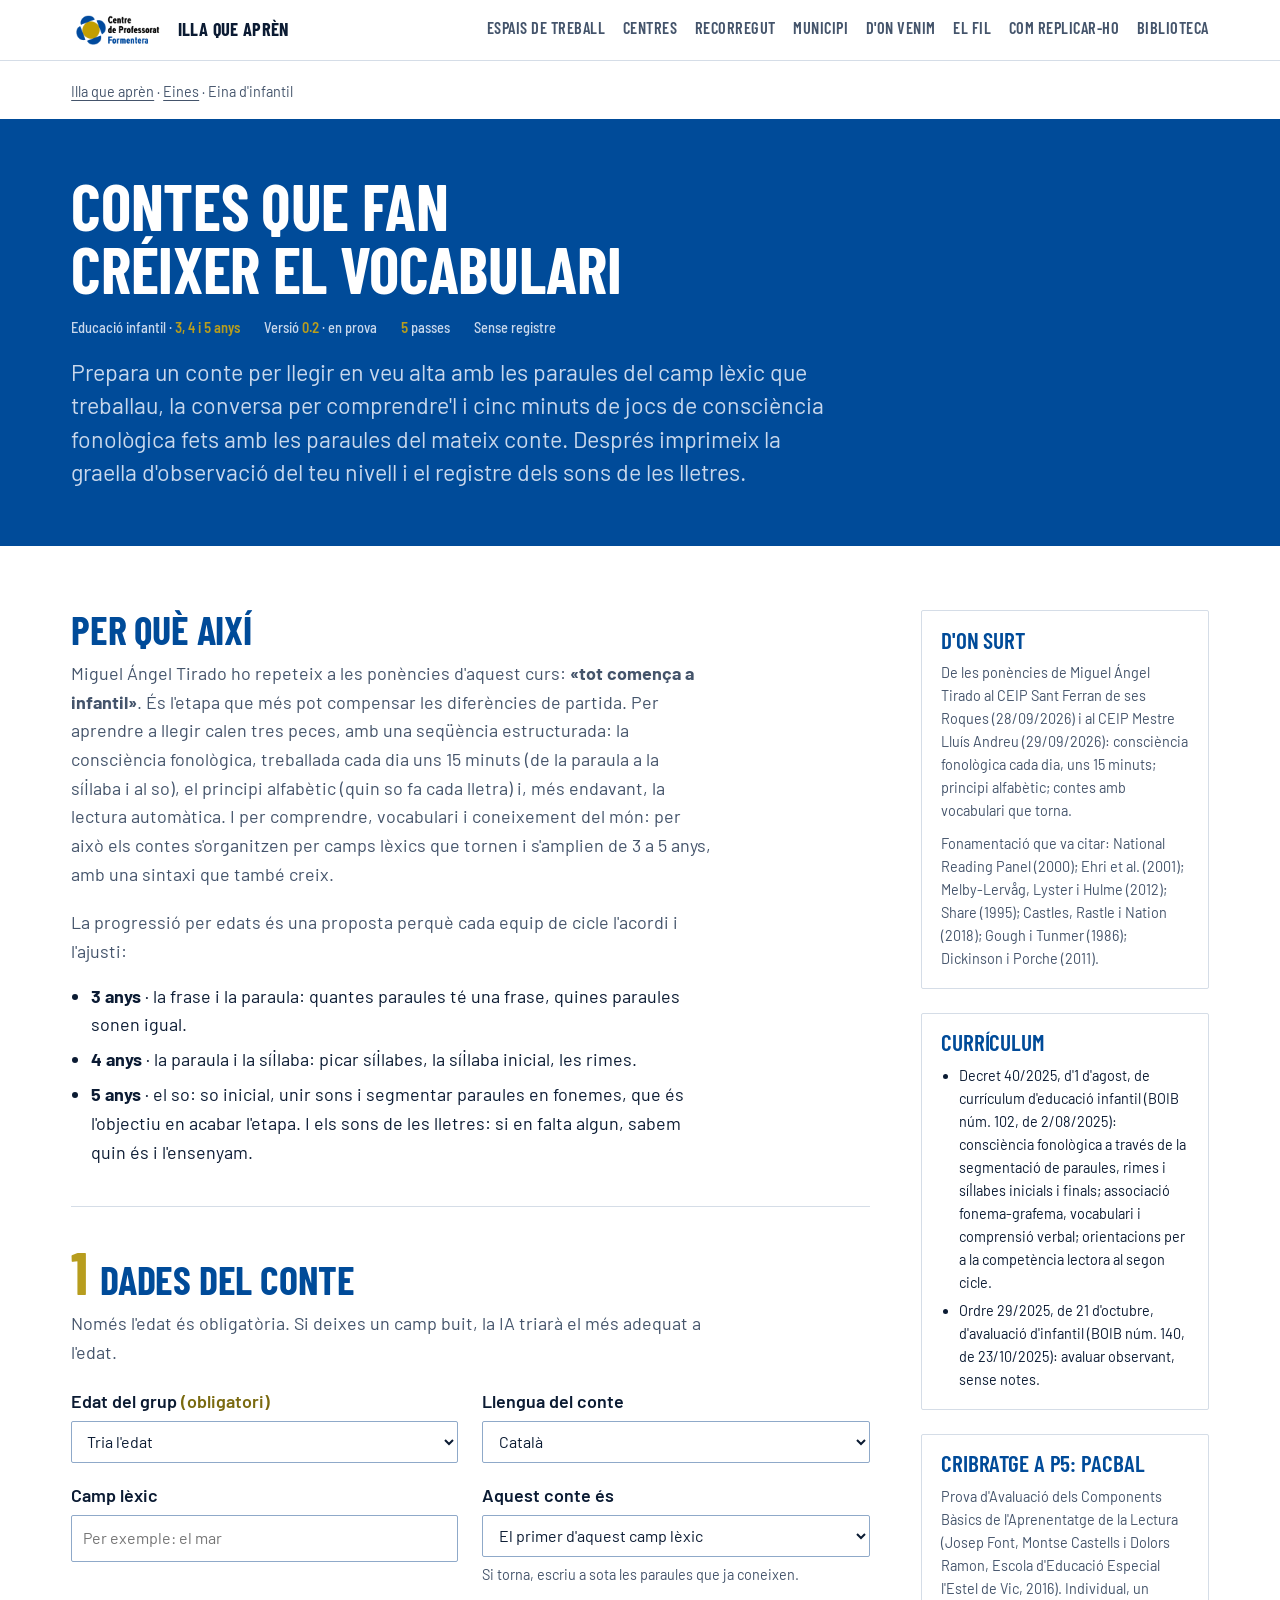
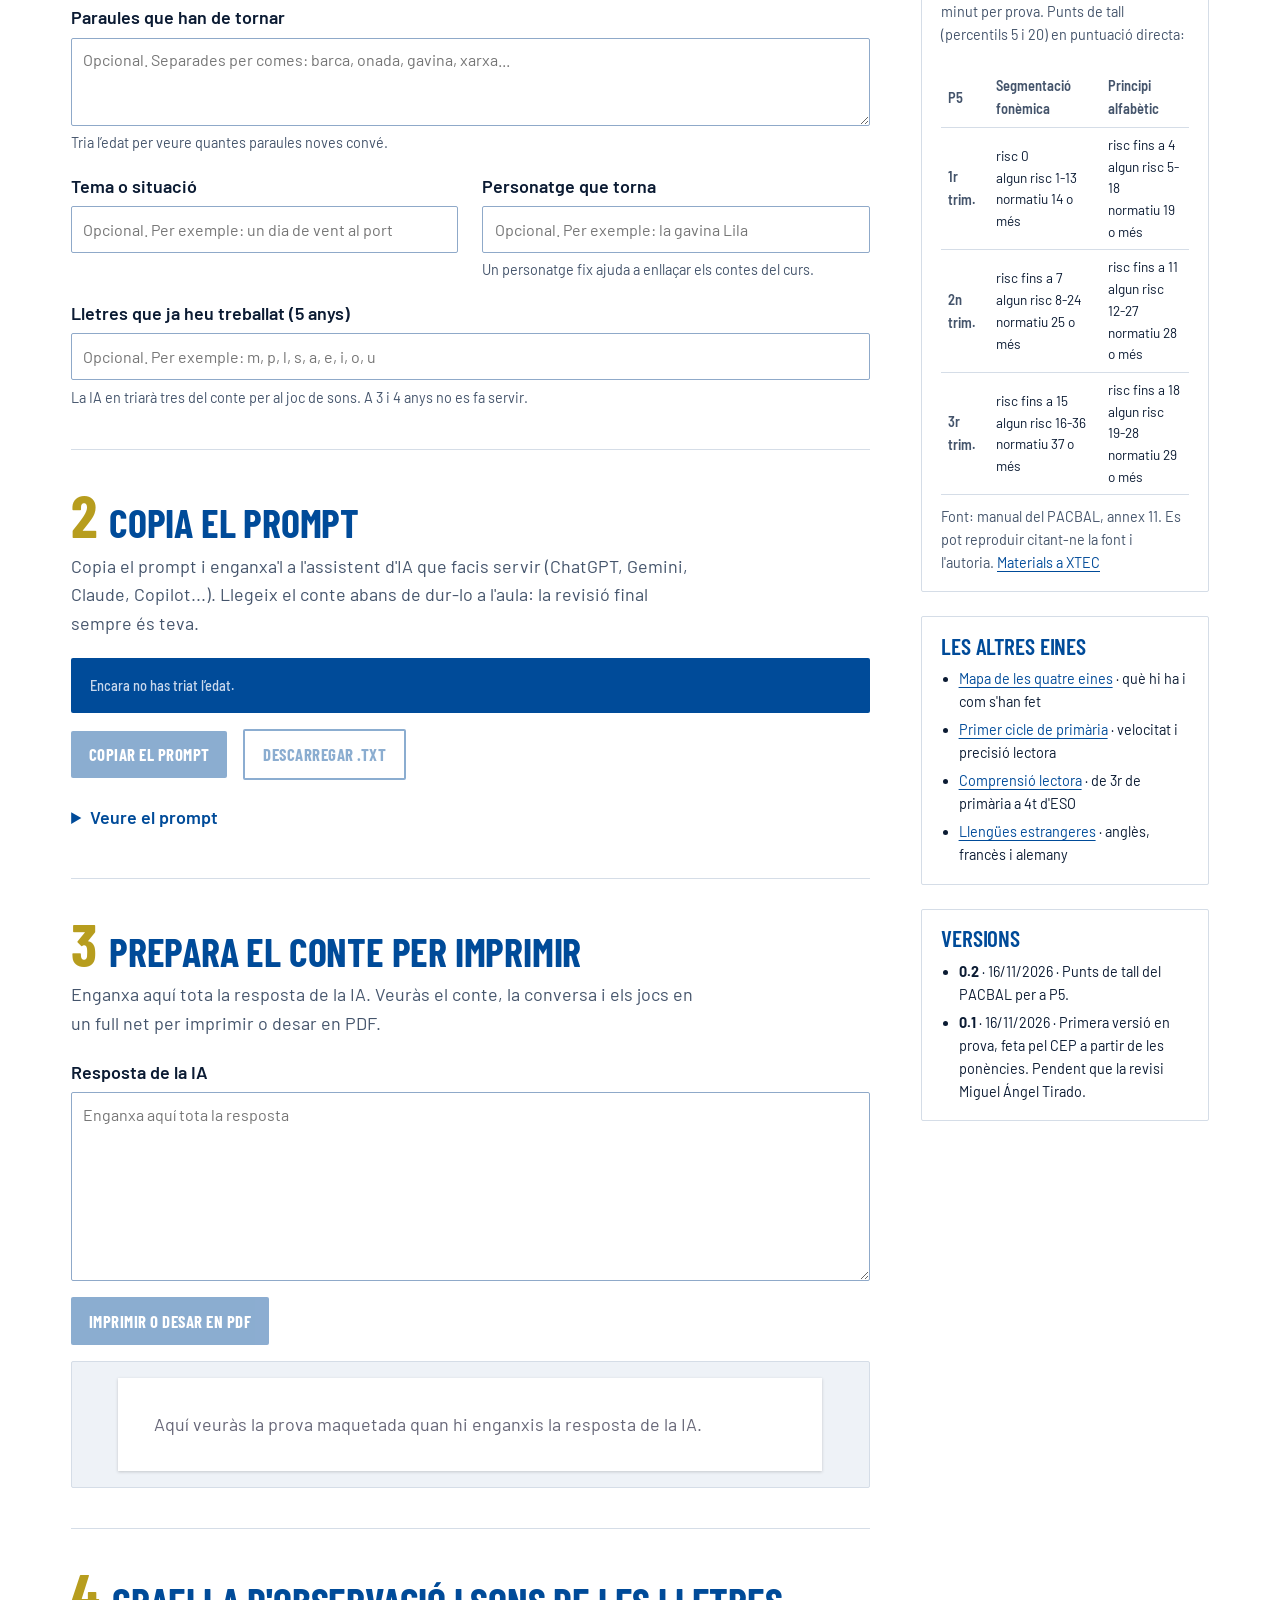
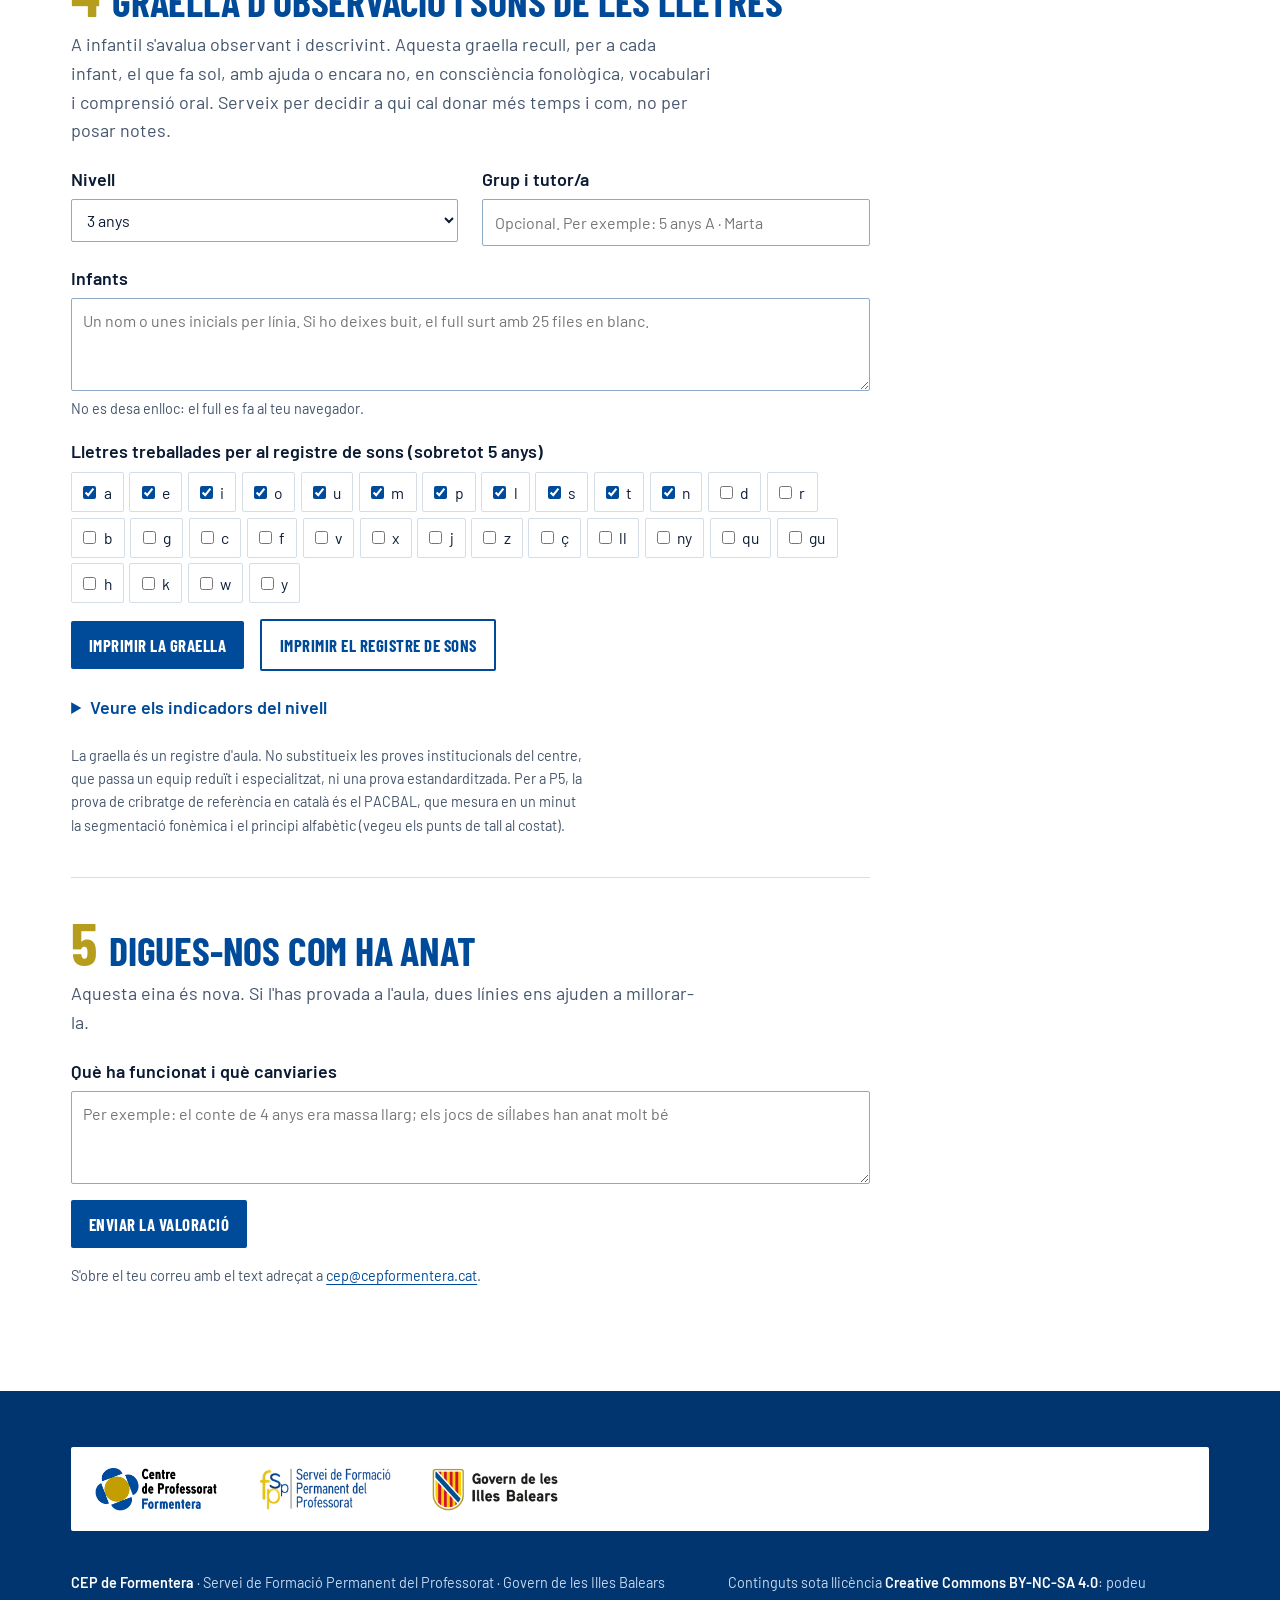
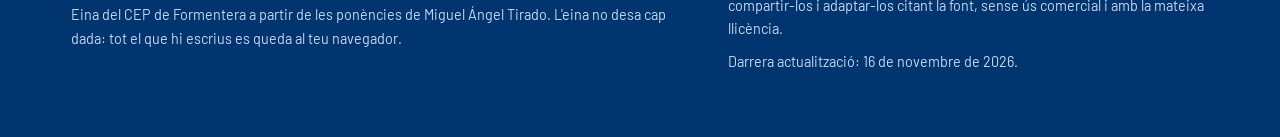
<file: recursos/eina-infantil/index.html>
<!doctype html>
<html lang="ca">
<head>
<meta charset="utf-8">
<meta name="viewport" content="width=device-width, initial-scale=1, viewport-fit=cover">
<title>Eina d'infantil · Contes que fan créixer el vocabulari · Illa que aprèn</title>
<meta name="description" content="Eina per preparar contes de lectura en veu alta amb vocabulari que torna, conversa i jocs de consciència fonològica, i graelles d'observació per a 3, 4 i 5 anys. CEP de Formentera.">
<link rel="preconnect" href="https://fonts.googleapis.com">
<link rel="preconnect" href="https://fonts.gstatic.com" crossorigin>
<link rel="stylesheet" href="https://fonts.googleapis.com/css2?family=Barlow+Condensed:wght@500;600;700&family=Barlow:ital,wght@0,400;0,500;0,600;1,400&family=Barlow+Semi+Condensed:wght@500;600&display=swap">
<link rel="stylesheet" href="../../assets/css/site.css">
<link rel="stylesheet" href="../../assets/css/eines.css">
</head>
<body>
<a class="skip" href="#eina">Salta a l'eina</a>
<header class="bar">
  <div class="wrap">
    <a class="brand" href="../../index.html#inici"><img src="../../assets/logos/cep-formentera.png" alt="Centre de Professorat de Formentera" width="120" height="43"><span>Illa que aprèn</span></a>
    <nav class="nav" aria-label="Seccions">
      <a href="../../index.html#recursos">Espais de treball</a><a href="../../index.html#centres">Centres</a>
      <a href="../../index.html#recorregut">Recorregut</a>
      <a href="../../index.html#municipi">Municipi</a>
      <a href="../../index.html#origens">D'on venim</a>
      <a href="../../index.html#pensament">El fil</a>
      <a href="../../index.html#replicar">Com replicar-ho</a>
      <a href="../../index.html#biblioteca">Biblioteca</a>
    </nav>
  </div>
</header>

<main>
  <div class="wrap crumbs" style="padding-bottom:1rem"><a href="../../index.html">Illa que aprèn</a> · <a href="../../index.html#eines">Eines</a> · Eina d'infantil</div>
  <div class="e-hero"><div class="wrap">
    <h1>Contes que fan créixer el vocabulari</h1>
    <div class="facts data"><span>Educació infantil · <b>3, 4 i 5 anys</b></span><span>Versió <b>0.2</b> · en prova</span><span><b>5</b> passes</span><span>Sense registre</span></div>
    <p class="lede" style="margin-top:1rem">Prepara un conte per llegir en veu alta amb les paraules del camp lèxic que treballau, la conversa per comprendre'l i cinc minuts de jocs de consciència fonològica fets amb les paraules del mateix conte. Després imprimeix la graella d'observació del teu nivell i el registre dels sons de les lletres.</p>
  </div></div>

  <div class="wrap e-grid" id="eina">
    <div>

      <section class="pas" aria-labelledby="p0">
        <h2 id="p0">Per què així</h2>
        <p class="intro">Miguel Ángel Tirado ho repeteix a les ponències d'aquest curs: <b>«tot comença a infantil»</b>. És l'etapa que més pot compensar les diferències de partida. Per aprendre a llegir calen tres peces, amb una seqüència estructurada: la consciència fonològica, treballada cada dia uns 15 minuts (de la paraula a la síl·laba i al so), el principi alfabètic (quin so fa cada lletra) i, més endavant, la lectura automàtica. I per comprendre, vocabulari i coneixement del món: per això els contes s'organitzen per camps lèxics que tornen i s'amplien de 3 a 5 anys, amb una sintaxi que també creix.</p>
        <p class="intro" style="margin-bottom:.4rem">La progressió per edats és una proposta perquè cada equip de cicle l'acordi i l'ajusti:</p>
        <ul class="usar">
          <li><b>3 anys</b> · la frase i la paraula: quantes paraules té una frase, quines paraules sonen igual.</li>
          <li><b>4 anys</b> · la paraula i la síl·laba: picar síl·labes, la síl·laba inicial, les rimes.</li>
          <li><b>5 anys</b> · el so: so inicial, unir sons i segmentar paraules en fonemes, que és l'objectiu en acabar l'etapa. I els sons de les lletres: si en falta algun, sabem quin és i l'ensenyam.</li>
        </ul>
      </section>

      <!-- PAS 1 -->
      <section class="pas" aria-labelledby="p1">
        <h2 id="p1"><span>1</span>Dades del conte</h2>
        <p class="intro">Només l'edat és obligatòria. Si deixes un camp buit, la IA triarà el més adequat a l'edat.</p>
        <form id="f-dades" class="fgrid" autocomplete="off">
          <div class="fld">
            <label for="edat">Edat del grup <span class="req">(obligatori)</span></label>
            <select id="edat" required>
              <option value="">Tria l'edat</option>
              <option value="3">3 anys (1r d'infantil)</option>
              <option value="4">4 anys (2n d'infantil)</option>
              <option value="5">5 anys (3r d'infantil)</option>
            </select>
          </div>
          <div class="fld">
            <label for="llengua">Llengua del conte</label>
            <select id="llengua"><option value="català">Català</option><option value="castellà">Castellà</option></select>
          </div>
          <div class="fld">
            <label for="camp">Camp lèxic</label>
            <input type="text" id="camp" list="l-camp" placeholder="Per exemple: el mar">
            <datalist id="l-camp"><option value="el mar i la platja"><option value="els animals de la granja"><option value="la casa"><option value="el cos"><option value="els aliments"><option value="el temps i les estacions"><option value="els oficis"><option value="el camp de Formentera"><option value="els transports"></datalist>
          </div>
          <div class="fld">
            <label for="cicle">Aquest conte és</label>
            <select id="cicle">
              <option value="nou">El primer d'aquest camp lèxic</option>
              <option value="torna">Un conte que torna al camp lèxic i l'amplia</option>
            </select>
            <small>Si torna, escriu a sota les paraules que ja coneixen.</small>
          </div>
          <div class="fld full">
            <label for="paraules">Paraules que han de tornar</label>
            <textarea id="paraules" rows="2" placeholder="Opcional. Separades per comes: barca, onada, gavina, xarxa..."></textarea>
            <small id="ajuda-par">Tria l'edat per veure quantes paraules noves convé.</small>
          </div>
          <div class="fld">
            <label for="tema">Tema o situació</label>
            <input type="text" id="tema" placeholder="Opcional. Per exemple: un dia de vent al port">
          </div>
          <div class="fld">
            <label for="personatge">Personatge que torna</label>
            <input type="text" id="personatge" placeholder="Opcional. Per exemple: la gavina Lila">
            <small>Un personatge fix ajuda a enllaçar els contes del curs.</small>
          </div>
          <div class="fld full">
            <label for="lletres-tr">Lletres que ja heu treballat (5 anys)</label>
            <input type="text" id="lletres-tr" placeholder="Opcional. Per exemple: m, p, l, s, a, e, i, o, u">
            <small>La IA en triarà tres del conte per al joc de sons. A 3 i 4 anys no es fa servir.</small>
          </div>
        </form>
      </section>

      <!-- PAS 2 -->
      <section class="pas" aria-labelledby="p2">
        <h2 id="p2"><span>2</span>Copia el prompt</h2>
        <p class="intro">Copia el prompt i enganxa'l a l'assistent d'IA que facis servir (ChatGPT, Gemini, Claude, Copilot...). Llegeix el conte abans de dur-lo a l'aula: la revisió final sempre és teva.</p>
        <div class="resum-prompt data" id="resum-prompt"><span>Encara no has triat l'edat.</span></div>
        <div class="quiz-bar">
          <button type="button" id="b-copiar" disabled>Copiar el prompt</button>
          <button type="button" class="sec" id="b-txt" disabled>Descarregar .txt</button>
          <span class="estat" id="estat-copia" role="status" aria-live="polite"></span>
        </div>
        <details class="prompt-box"><summary>Veure el prompt</summary>
          <textarea id="prompt" readonly aria-label="Prompt preparat"></textarea>
        </details>
      </section>

      <!-- PAS 3 -->
      <section class="pas" aria-labelledby="p3">
        <h2 id="p3"><span>3</span>Prepara el conte per imprimir</h2>
        <p class="intro">Enganxa aquí tota la resposta de la IA. Veuràs el conte, la conversa i els jocs en un full net per imprimir o desar en PDF.</p>
        <div class="fld full"><label for="resposta">Resposta de la IA</label>
          <textarea id="resposta" rows="7" placeholder="Enganxa aquí tota la resposta"></textarea></div>
        <div class="quiz-bar">
          <button type="button" id="b-imp-conte" disabled>Imprimir o desar en PDF</button>
          <span class="estat" id="estat-conte" role="status" aria-live="polite"></span>
        </div>
        <div class="paper-wrap"><div class="paper" id="paper-conte"></div></div>
      </section>

      <!-- PAS 4 -->
      <section class="pas" aria-labelledby="p4">
        <h2 id="p4"><span>4</span>Graella d'observació i sons de les lletres</h2>
        <p class="intro">A infantil s'avalua observant i descrivint. Aquesta graella recull, per a cada infant, el que fa sol, amb ajuda o encara no, en consciència fonològica, vocabulari i comprensió oral. Serveix per decidir a qui cal donar més temps i com, no per posar notes.</p>
        <form class="fgrid" autocomplete="off" id="f-graella">
          <div class="fld">
            <label for="g-edat">Nivell</label>
            <select id="g-edat"><option value="3">3 anys</option><option value="4">4 anys</option><option value="5">5 anys</option></select>
          </div>
          <div class="fld">
            <label for="g-grup">Grup i tutor/a</label>
            <input type="text" id="g-grup" placeholder="Opcional. Per exemple: 5 anys A · Marta">
          </div>
          <div class="fld full">
            <label for="g-noms">Infants</label>
            <textarea id="g-noms" rows="3" placeholder="Un nom o unes inicials per línia. Si ho deixes buit, el full surt amb 25 files en blanc."></textarea>
            <small>No es desa enlloc: el full es fa al teu navegador.</small>
          </div>
          <fieldset class="checks full" id="g-lletres-w">
            <legend>Lletres treballades per al registre de sons (sobretot 5 anys)</legend>
            <div class="lletres" id="g-lletres"></div>
          </fieldset>
        </form>
        <div class="quiz-bar">
          <button type="button" id="b-imp-graella">Imprimir la graella</button>
          <button type="button" class="sec" id="b-imp-lletres">Imprimir el registre de sons</button>
          <span class="estat" id="estat-graella" role="status" aria-live="polite"></span>
        </div>
        <details class="prompt-box"><summary>Veure els indicadors del nivell</summary>
          <div id="g-indicadors" style="padding-top:.5rem"></div>
        </details>
        <p class="nota" style="margin-top:1rem">La graella és un registre d'aula. No substitueix les proves institucionals del centre, que passa un equip reduït i especialitzat, ni una prova estandarditzada. Per a P5, la prova de cribratge de referència en català és el PACBAL, que mesura en un minut la segmentació fonèmica i el principi alfabètic (vegeu els punts de tall al costat).</p>
      </section>

      <section class="pas" aria-labelledby="p5">
        <h2 id="p5"><span>5</span>Digues-nos com ha anat</h2>
        <p class="intro">Aquesta eina és nova. Si l'has provada a l'aula, dues línies ens ajuden a millorar-la.</p>
        <div class="fld full"><label for="val">Què ha funcionat i què canviaries</label>
          <textarea id="val" rows="3" placeholder="Per exemple: el conte de 4 anys era massa llarg; els jocs de síl·labes han anat molt bé"></textarea></div>
        <div class="quiz-bar">
          <button type="button" id="b-correu">Enviar la valoració</button>
          <span class="estat" id="estat-val" role="status" aria-live="polite"></span>
        </div>
        <p class="nota">S'obre el teu correu amb el text adreçat a <a href="mailto:cep@cepformentera.cat">cep@cepformentera.cat</a>.</p>
      </section>
    </div>

    <aside class="aside">
      <div class="box">
        <h2>D'on surt</h2>
        <p>De les ponències de Miguel Ángel Tirado al CEIP Sant Ferran de ses Roques (28/09/2026) i al CEIP Mestre Lluís Andreu (29/09/2026): consciència fonològica cada dia, uns 15 minuts; principi alfabètic; contes amb vocabulari que torna.</p>
        <p>Fonamentació que va citar: National Reading Panel (2000); Ehri et al. (2001); Melby-Lervåg, Lyster i Hulme (2012); Share (1995); Castles, Rastle i Nation (2018); Gough i Tunmer (1986); Dickinson i Porche (2011).</p>
      </div>
      <div class="box">
        <h2>Currículum</h2>
        <ul>
          <li>Decret 40/2025, d'1 d'agost, de currículum d'educació infantil (BOIB núm. 102, de 2/08/2025): consciència fonològica a través de la segmentació de paraules, rimes i síl·labes inicials i finals; associació fonema-grafema, vocabulari i comprensió verbal; orientacions per a la competència lectora al segon cicle.</li>
          <li>Ordre 29/2025, de 21 d'octubre, d'avaluació d'infantil (BOIB núm. 140, de 23/10/2025): avaluar observant, sense notes.</li>
        </ul>
      </div>
      <div class="box">
        <h2>Cribratge a P5: PACBAL</h2>
        <p>Prova d'Avaluació dels Components Bàsics de l'Aprenentatge de la Lectura (Josep Font, Montse Castells i Dolors Ramon, Escola d'Educació Especial l'Estel de Vic, 2016). Individual, un minut per prova. Punts de tall (percentils 5 i 20) en puntuació directa:</p>
        <table class="reg" style="font-size:.85rem">
          <thead><tr><th>P5</th><th>Segmentació fonèmica</th><th>Principi alfabètic</th></tr></thead>
          <tbody>
            <tr><th scope="row">1r trim.</th><td>risc 0<br>algun risc 1-13<br>normatiu 14 o més</td><td>risc fins a 4<br>algun risc 5-18<br>normatiu 19 o més</td></tr>
            <tr><th scope="row">2n trim.</th><td>risc fins a 7<br>algun risc 8-24<br>normatiu 25 o més</td><td>risc fins a 11<br>algun risc 12-27<br>normatiu 28 o més</td></tr>
            <tr><th scope="row">3r trim.</th><td>risc fins a 15<br>algun risc 16-36<br>normatiu 37 o més</td><td>risc fins a 18<br>algun risc 19-28<br>normatiu 29 o més</td></tr>
          </tbody>
        </table>
        <p>Font: manual del PACBAL, annex 11. Es pot reproduir citant-ne la font i l'autoria. <a href="https://xtec.gencat.cat/ca/curriculum/primaria/recursos-i-materials/llengues/comprensio-lectora/pacbal/" target="_blank" rel="noopener">Materials a XTEC</a></p>
      </div>
      <div class="box">
        <h2>Les altres eines</h2>
        <ul>
          <li><a href="../eines/">Mapa de les quatre eines</a> · què hi ha i com s'han fet</li>
          <li><a href="../eina-primer-cicle/">Primer cicle de primària</a> · velocitat i precisió lectora</li>
          <li><a href="../eina-lectura/">Comprensió lectora</a> · de 3r de primària a 4t d'ESO</li>
          <li><a href="../eina-lectura-idiomes/">Llengües estrangeres</a> · anglès, francès i alemany</li>
        </ul>
      </div>
      <div class="box">
        <h2>Versions</h2>
        <ul><li><b>0.2</b> · 16/11/2026 · Punts de tall del PACBAL per a P5.</li><li><b>0.1</b> · 16/11/2026 · Primera versió en prova, feta pel CEP a partir de les ponències. Pendent que la revisi Miguel Ángel Tirado.</li></ul>
      </div>
    </aside>
  </div>
  <div id="imprimir" aria-hidden="true"></div>
</main>

<footer>
  <div class="wrap logos" aria-label="Institucions">
    <img src="../../assets/logos/cep-formentera.png" alt="Centre de Professorat de Formentera" height="48">
    <img src="../../assets/logos/sfpp.png" alt="Servei de Formació Permanent del Professorat" height="48">
    <img src="../../assets/logos/govern-illes-balears.png" alt="Govern de les Illes Balears" height="48">
  </div>
  <div class="wrap">
    <div>
      <p><b>CEP de Formentera</b> · Servei de Formació Permanent del Professorat · Govern de les Illes Balears</p>
      <p>Eina del CEP de Formentera a partir de les ponències de Miguel Ángel Tirado. L'eina no desa cap dada: tot el que hi escrius es queda al teu navegador.</p>
    </div>
    <div>
      <p>Continguts sota llicència <b>Creative Commons BY-NC-SA 4.0</b>: podeu compartir-los i adaptar-los citant la font, sense ús comercial i amb la mateixa llicència.</p>
      <p>Darrera actualització: 16 de novembre de 2026.</p>
    </div>
  </div>
</footer>
<script>
(function(){
'use strict';
var VERSIO='0.2';
var CORREU='cep@cepformentera.cat';
function $(id){return document.getElementById(id);}
function esc(t){return String(t).replace(/[&<>"]/g,function(c){return {'&':'&amp;','<':'&lt;','>':'&gt;','"':'&quot;'}[c];});}

/* ---------- Paràmetres per edat (proposta del CEP, ajustable) ---------- */
var EDATS={
 '3':{nom:'3 anys',curs:'1r curs del segon cicle d’educació infantil',ext:'150-250',min:'3 a 4',noves:'4 a 6',
  sint:'Oracions simples i curtes, en present o passat simple. Estructura repetitiva o acumulativa, amb una frase que torna a cada escena i que els infants puguin dir amb tu.',
  conversa:'5 preguntes en total: 1 abans de llegir, 2 durant i 2 després. Preguntes curtes, de resposta oral breu o assenyalant la imatge.',
  nivell:'CONSCIÈNCIA LÈXICA (la frase i la paraula)',
  jocs:'Tres jocs de 5 minuts en total, amb frases i paraules del conte: (1) comptar les paraules d’una frase curta del conte picant de mans; (2) dir si una paraula és llarga o curta en sentir-la; (3) trobar dues paraules que rimen, amb ajuda del mestre.',
  alfabet:false},
 '4':{nom:'4 anys',curs:'2n curs del segon cicle d’educació infantil',ext:'250-400',min:'4 a 5',noves:'6 a 8',
  sint:'Oracions simples i coordinades (i, però) i connectors temporals clars (primer, després, al final). Algun diàleg breu entre personatges.',
  conversa:'6 preguntes en total: 1 abans, 2 durant i 3 després.',
  nivell:'CONSCIÈNCIA SIL·LÀBICA (la paraula i la síl·laba)',
  jocs:'Tres jocs de 5 minuts en total, amb paraules del conte: (1) picar les síl·labes de paraules de dues i tres síl·labes; (2) dir la síl·laba inicial i trobar altres paraules del conte que comencin igual; (3) rimes: quina paraula acaba com…',
  alfabet:false},
 '5':{nom:'5 anys',curs:'3r curs del segon cicle d’educació infantil',ext:'350-550',min:'5 a 6',noves:'8 a 10',
  sint:'Oracions simples i compostes, amb alguna subordinada molt freqüent i transparent (perquè, quan, si). Diàleg entre personatges. Un problema i una solució, i un detall que s’ha de deduir.',
  conversa:'7 preguntes en total: 1 abans, 2 durant i 4 després.',
  nivell:'CONSCIÈNCIA FONÈMICA (el so) i PRINCIPI ALFABÈTIC',
  jocs:'Quatre jocs de 5 minuts en total, amb paraules del conte: (1) quin és el primer so d’una paraula; (2) unir sons dits a poc a poc per formar una paraula del conte (síntesi); (3) segmentar en sons paraules curtes del conte de 3 o 4 sons (per exemple, de síl·labes CV o CVC); (4) principi alfabètic: tres lletres que surten al conte, el seu so i una paraula del conte que el té.',
  alfabet:true}
};

function dades(){
  return {e:$('edat').value, c:EDATS[$('edat').value], ll:$('llengua').value, camp:$('camp').value.trim(),
    cicle:$('cicle').value, par:$('paraules').value.trim(), tema:$('tema').value.trim(),
    pers:$('personatge').value.trim(), lletres:$('lletres-tr').value.trim()};
}

function construeix(d){
  var c=d.c, L=[];
  var buit='(Si és buit, tria-ho tu, adequat a l’edat i a l’entorn de l’infant.)';
  L.push('PROMPT PER ELABORAR UN CONTE DE LECTURA EN VEU ALTA AMB VOCABULARI QUE TORNA I JOCS DE CONSCIÈNCIA FONOLÒGICA');
  L.push('Educació infantil · '+c.nom+' · Versió '+VERSIO+' · CEP de Formentera, a partir de les ponències de Miguel Ángel Tirado (curs 2026-2027)');
  L.push('');
  L.push('ROL');
  L.push('Ets un/a mestre/a d’educació infantil amb formació en desenvolupament del llenguatge oral i en les bases de la lectura. Escrius contes per llegir en veu alta a l’aula i prepares, a partir del mateix conte, la conversa i els jocs de consciència fonològica.');
  L.push('');
  L.push('PER QUÈ');
  L.push('- Comprendre depèn del vocabulari i del coneixement del món: com més vocabulari, més comprensió. A infantil, la lectura en veu alta del mestre és la manera més directa d’ampliar-lo.');
  L.push('- El vocabulari s’organitza per camps lèxics que tornen i s’amplien al llarg dels tres cursos d’infantil, amb una sintaxi que també creix.');
  L.push('- La consciència fonològica es treballa cada dia, uns 15 minuts, de manera sistemàtica i progressiva: lèxica, sil·làbica i fonèmica. L’objectiu en acabar infantil és segmentar les paraules en fonemes i conèixer el so de les lletres.');
  L.push('- Marc curricular: Decret 40/2025, d’1 d’agost, de currículum d’educació infantil de les Illes Balears (consciència fonològica a través de la segmentació de paraules, determinació de rimes i reconeixement de síl·labes inicials i finals; associació fonema-grafema; vocabulari i comprensió verbal).');
  L.push('');
  L.push('DADES');
  L.push('- Grup: '+c.nom+' ('+c.curs+').');
  L.push('- Llengua del conte i de tot el material: '+d.ll+(d.ll==='català'?' estàndard, amb formes pròpies de les Illes Balears quan siguin naturals (per exemple, el lèxic de l’entorn).':'.'));
  L.push('- Camp lèxic: '+(d.camp||buit));
  L.push('- Tema o situació: '+(d.tema||buit));
  L.push('- Personatge que torna: '+(d.pers||'(Cap. Pots crear-ne un si ajuda el conte.)'));
  if(d.cicle==='torna'){
    L.push('- Aquest conte TORNA a un camp lèxic que el grup ja coneix. Paraules que ja coneixen: '+(d.par||'(no indicades: tria’n tu de bàsiques del camp lèxic)')+'. Fes-les tornar totes i afegeix-hi '+c.noves+' paraules noves del mateix camp lèxic, una mica més precises o menys freqüents.');
  }else{
    L.push('- Paraules que han de tornar: '+(d.par||'(Tria’n tu '+c.noves+' del camp lèxic, concretes, útils i que es puguin mostrar o representar.)'));
  }
  if(c.alfabet) L.push('- Lletres que ja s’han treballat: '+(d.lletres||'(no indicades: tria lletres de so estable i freqüents al conte)')+'.');
  L.push('');
  L.push('CONDICIONS DEL CONTE');
  L.push('1. És per llegir-lo en veu alta el mestre o la mestra. Els infants no el llegeixen. Durada de lectura: entre '+c.min+' minuts. Extensió: '+c.ext+' paraules.');
  L.push('2. Sintaxi: '+c.sint);
  L.push('3. Cada paraula que ha de tornar apareix almenys tres vegades, en situacions diferents, i el context n’aclareix el significat sense haver d’explicar-lo.');
  L.push('4. Paràgrafs curts. Marca amb [PAUSA] els dos punts on el mestre s’atura per fer les preguntes de durant la lectura.');
  L.push('5. Títol breu i clar. Res de lliçons morals explícites al final.');
  L.push('6. Personatges diversos, sense estereotips de gènere, d’origen ni de família. Entorns propers a un infant de Formentera quan el tema ho permeti.');
  L.push('7. Ni violència, ni por excessiva, ni marques comercials, ni personatges amb drets d’autor.');
  L.push('');
  L.push('QUÈ HAS D’ESCRIURE');
  L.push('Escriu en Markdown, amb aquests apartats i exactament aquests títols, en aquest ordre:');
  L.push('');
  L.push('## CONTE');
  L.push('El títol en negreta i el conte.');
  L.push('');
  L.push('## PARAULES QUE TORNEN');
  L.push('Una línia per paraula: la paraula, una explicació que pugui entendre un infant de '+c.nom+' i un gest, objecte o imatge per acompanyar-la.');
  L.push('');
  L.push('## CONVERSA');
  L.push(c.conversa+' Indica a cada pregunta, entre parèntesis, el moment (abans, durant o després) i el procés: localitzar (què diu el conte), deduir (què no diu però s’entén), interpretar i integrar (com se sent, per què passa, en quin ordre) o valorar (què en pensam). Inclou almenys una pregunta de deduir. Afegeix, en cursiva, la resposta que esperam.');
  L.push('');
  L.push('## JOCS DE CONSCIÈNCIA FONOLÒGICA');
  L.push('Nivell: '+c.nivell+'. '+c.jocs+' Per a cada joc: nom del joc, com es fa (dues o tres frases), les paraules o frases del conte que s’hi fan servir i una variant per a l’infant que necessita més ajuda.');
  L.push('Escriu els sons entre barres (/m/) i no els confonguis amb el nom de la lletra. Comprova que el nombre de síl·labes o de sons de cada paraula és correcte en '+d.ll+'.'+(d.ll==='català'?' Compte amb les vocals neutres i amb les consonants finals que no es pronuncien: tria paraules en què el so sigui clar.':''));
  L.push('');
  L.push('## QUÈ OBSERVAM AVUI');
  L.push('Tres o quatre conductes observables en aquesta sessió (per exemple: fa servir dues paraules del camp lèxic en explicar el conte), redactades perquè el mestre pugui marcar «ho fa sol», «amb ajuda» o «encara no».');
  L.push('');
  L.push('## PER A CASA');
  L.push('Tres línies per a les famílies, en llenguatge planer: de què parla el conte, dues paraules per fer servir a casa i una pregunta per conversar.');
  L.push('');
  L.push('NORMES FINALS');
  L.push('- No afegeixis cap altre apartat ni comentaris fora dels apartats.');
  L.push('- No t’inventis dades, autors ni referències.');
  L.push('- El mestre o la mestra revisa tot el material abans de dur-lo a l’aula.');
  return L.join('\n');
}

var promptActual='';
function actualitza(){
  var d=dades(), ok=!!d.c;
  $('b-copiar').disabled=!ok;$('b-txt').disabled=!ok;
  if(!ok){$('resum-prompt').innerHTML='<span>Encara no has triat l’edat.</span>';$('prompt').value='';promptActual='';$('ajuda-par').textContent='Tria l’edat per veure quantes paraules noves convé.';return;}
  promptActual=construeix(d);$('prompt').value=promptActual;
  $('ajuda-par').textContent='A '+d.c.nom+': entre '+d.c.noves.replace(' a ',' i ')+' paraules noves per conte.';
  $('resum-prompt').innerHTML='<span><b>'+esc(d.c.nom)+'</b></span><span>'+esc(d.ll)+'</span><span>'+esc(d.c.ext)+' paraules</span><span>'+esc(d.c.min)+' min de lectura</span><span>'+esc(d.c.nivell.toLowerCase())+'</span>';
  if($('g-edat').value!==d.e){$('g-edat').value=d.e;pintaIndicadors();}
}
['edat','llengua','camp','cicle','paraules','tema','personatge','lletres-tr'].forEach(function(id){$(id).addEventListener('input',actualitza);$(id).addEventListener('change',actualitza);});

function estat(id,t){$(id).textContent=t;setTimeout(function(){$(id).textContent='';},4000);}
function copia(text,id){
  function fet(){estat(id,'Copiat. Ara enganxa-ho a la IA.');}
  function alt(){var t=$('prompt');t.parentNode.open=true;t.select();try{document.execCommand('copy');fet();}catch(e){estat(id,'Selecciona el text i copia’l a mà.');}}
  if(navigator.clipboard&&window.isSecureContext){navigator.clipboard.writeText(text).then(fet,alt);}else{alt();}
}
function descarrega(nom,text){
  var b=new Blob([text],{type:'text/plain;charset=utf-8'});
  var a=document.createElement('a');a.href=URL.createObjectURL(b);a.download=nom;
  document.body.appendChild(a);a.click();setTimeout(function(){URL.revokeObjectURL(a.href);a.remove();},500);
}
$('b-copiar').addEventListener('click',function(){copia(promptActual,'estat-copia');});
$('b-txt').addEventListener('click',function(){descarrega('prompt-conte-infantil-'+dades().e+'anys-v'+VERSIO+'.txt',promptActual);});

/* ---------- Markdown mínim -> HTML ---------- */
function inline(t){
  t=esc(t);
  t=t.replace(/\*\*(.+?)\*\*/g,'<b>$1</b>').replace(/(^|[^*])\*(?!\s)(.+?)\*/g,'$1<i>$2</i>').replace(/_(.+?)_/g,'<i>$1</i>');
  return t;
}
function md(text){
  var out=[],lines=text.replace(/\r/g,'').split('\n'),inUl=false,inOl=false,para=[];
  function flushP(){if(para.length){out.push('<p>'+inline(para.join(' '))+'</p>');para=[];}}
  function closeL(){if(inUl){out.push('</ul>');inUl=false;}if(inOl){out.push('</ol>');inOl=false;}}
  lines.forEach(function(l){
    var s=l.trim();
    if(!s){flushP();closeL();return;}
    var m;
    if((m=s.match(/^#{1,2}\s+(.*)/))){flushP();closeL();out.push('<h2>'+inline(m[1].replace(/\*/g,''))+'</h2>');return;}
    if((m=s.match(/^#{3,6}\s+(.*)/))){flushP();closeL();out.push('<h3>'+inline(m[1])+'</h3>');return;}
    if((m=s.match(/^[-*•]\s+(.*)/))){flushP();if(inOl){out.push('</ol>');inOl=false;}if(!inUl){out.push('<ul>');inUl=true;}out.push('<li>'+inline(m[1])+'</li>');return;}
    if((m=s.match(/^\d+[.)]\s+(.*)/))){flushP();if(inUl){out.push('</ul>');inUl=false;}if(!inOl){out.push('<ol>');inOl=true;}out.push('<li>'+inline(m[1])+'</li>');return;}
    closeL();flushP();para.push(s);
  });
  flushP();closeL();
  return out.join('\n');
}
function capcalera(titol){
  var g=$('g-grup')?$('g-grup').value.trim():'';
  return '<div class="cap"><span>CEP de Formentera · Illa que aprèn</span><span>'+esc(titol)+'</span></div>';
}
function pintaConte(){
  var t=$('resposta').value.trim();
  $('b-imp-conte').disabled=!t;
  var d=dades();
  $('paper-conte').innerHTML=t?capcalera('Conte · '+(d.c?d.c.nom:'Educació infantil'))+md(t).replace(/\[PAUSA\]/g,'<b style="color:#7A6A10">[PAUSA]</b>')+'<p class="peu">Material elaborat amb IA a partir del prompt del CEP de Formentera (v'+VERSIO+') i revisat pel mestre o la mestra.</p>':'';
}
$('resposta').addEventListener('input',pintaConte);

function imprimeix(html){
  var w=$('imprimir');w.innerHTML=html;w.setAttribute('aria-hidden','false');
  document.body.classList.add('imprimint');setTimeout(function(){window.print();document.body.classList.remove('imprimint');},50);
}
$('b-imp-conte').addEventListener('click',function(){imprimeix('<div class="paper">'+$('paper-conte').innerHTML+'</div>');});

/* ---------- Graella d'observació ---------- */
var IND={
 '3':{t:'3 anys',blocs:[
   ['Consciència fonològica (frase i paraula)',['Repeteix una frase curta del conte','Separa una frase de tres paraules picant de mans','Diu si una paraula és llarga o curta en sentir-la','Reconeix dues paraules que rimen, amb ajuda']],
   ['Vocabulari i comprensió oral',['Fa servir paraules del camp lèxic treballat','Respon què i qui sobre el conte','Diu com se sent un personatge','Explica què ha passat amb l’ajuda de les imatges']]]},
 '4':{t:'4 anys',blocs:[
   ['Consciència fonològica (paraula i síl·laba)',['Pica les síl·labes d’una paraula de dues o tres síl·labes','Diu la síl·laba inicial d’una paraula','Troba paraules que comencen per la mateixa síl·laba','Reconeix i diu paraules que rimen']],
   ['Vocabulari i comprensió oral',['Fa servir paraules del camp lèxic treballat','Respon on, quan i per què sobre el conte','Endevina què passarà i ho comprova','Torna a explicar el conte en ordre (primer, després, al final)']]]},
 '5':{t:'5 anys',blocs:[
   ['Consciència fonològica (el so)',['Diu el primer so d’una paraula','Diu paraules que comencen pel mateix so','Uneix sons dits a poc a poc i diu la paraula','Segmenta en sons paraules de tres o quatre sons']],
   ['Principi alfabètic',['Diu el so de les lletres treballades (vegeu el registre de sons)','Escriu paraules senzilles relacionant so i lletra']],
   ['Vocabulari i comprensió oral',['Fa servir paraules del camp lèxic treballat','Deduu el que el conte no diu','Explica el perquè d’un fet del conte','Torna a explicar el conte amb ordre i amb paraules noves']]]}
};
var LLETRES={
 'català':['a','e','i','o','u','m','p','l','s','t','n','d','r','b','g','c','f','v','x','j','z','ç','ll','ny','qu','gu','h','k','w','y'],
 'castellà':['a','e','i','o','u','m','p','l','s','t','n','d','r','b','g','c','f','v','j','z','ñ','ll','ch','qu','gu','y','h','k','x','w']
};
var PER_DEFECTE=['a','e','i','o','u','m','p','l','s','t','n'];
function pintaLletres(){
  var ll=$('llengua').value, sel=llegeixLletres();
  if(!sel.length) sel=PER_DEFECTE;
  $('g-lletres').innerHTML=LLETRES[ll].map(function(x){return '<label><input type="checkbox" value="'+x+'"'+(sel.indexOf(x)>=0?' checked':'')+'>'+x+'</label>';}).join('');
}
function llegeixLletres(){return Array.prototype.map.call(document.querySelectorAll('#g-lletres input:checked'),function(i){return i.value;});}
$('llengua').addEventListener('change',pintaLletres);
function pintaIndicadors(){
  var g=IND[$('g-edat').value];
  $('g-indicadors').innerHTML=g.blocs.map(function(b){return '<p style="margin:.4rem 0 .2rem"><b>'+esc(b[0])+'</b></p><ul class="usar" style="margin-top:0">'+b[1].map(function(i){return '<li>'+esc(i)+'</li>';}).join('')+'</ul>';}).join('');
}
$('g-edat').addEventListener('change',pintaIndicadors);
function noms(){
  var n=$('g-noms').value.split('\n').map(function(x){return x.trim();}).filter(Boolean);
  if(!n.length){n=[];for(var i=0;i<25;i++)n.push('');}
  return n;
}
function graella(){
  var g=IND[$('g-edat').value], n=noms(), grup=$('g-grup').value.trim(), h=[];
  var trims=['1r trimestre','2n trimestre','3r trimestre'];
  g.blocs.forEach(function(b,bi){
    h.push('<div class="paper'+(bi?' salt':'')+'">'+capcalera('Graella d’observació · '+g.t));
    h.push('<h1>'+esc(b[0])+'</h1><p class="escala">'+(grup?esc(grup)+' · ':'')+'Data: ____________ · Marcau a cada casella: <b>S</b> ho fa sol/a · <b>A</b> amb ajuda · <b>N</b> encara no · <b>–</b> no observat</p>');
    h.push('<table><thead><tr><th>Infant</th>'+b[1].map(function(i,k){return '<th>'+(k+1)+'. '+esc(i)+'</th>';}).join('')+'<th>Observacions</th></tr></thead><tbody>');
    n.forEach(function(x){h.push('<tr><td style="height:1.9rem">'+esc(x)+'</td>'+b[1].map(function(){return '<td class="c"></td>';}).join('')+'<td style="width:22%"></td></tr>');});
    h.push('</tbody></table><p class="peu">Registre d’aula per decidir suports (a tot el grup, en petit grup o individual). Avaluar observant, sense notes: Ordre 29/2025, de 21 d’octubre (BOIB núm. 140, de 23/10/2025). CEP de Formentera, a partir de les ponències de Miguel Ángel Tirado.</p></div>');
  });
  return h.join('');
}
function registreSons(){
  var ll=llegeixLletres(), n=noms(), grup=$('g-grup').value.trim();
  if(!ll.length) return '';
  var h=['<div class="paper">'+capcalera('Registre de sons de les lletres')];
  h.push('<h1>Sap el so de cada lletra?</h1><p class="escala">'+(grup?esc(grup)+' · ':'')+'Data: ____________ · Mostrau la lletra i demanau quin so fa (no el nom). Marcau <b>✓</b> si el diu, <b>✗</b> si no. Les lletres amb ✗ són les que cal ensenyar a aquest infant.</p>');
  h.push('<table><thead><tr><th>Infant</th>'+ll.map(function(x){return '<th style="text-align:center">'+esc(x)+'</th>';}).join('')+'<th>Lletres per ensenyar</th></tr></thead><tbody>');
  n.forEach(function(x){h.push('<tr><td style="height:1.9rem">'+esc(x)+'</td>'+ll.map(function(){return '<td class="c"></td>';}).join('')+'<td style="width:18%"></td></tr>');});
  h.push('</tbody></table><p class="peu">Si un infant no reconeix el so d’alguna lletra, sabem quina és i l’ensenyam (Miguel Ángel Tirado, ponències als CEIP de Formentera, setembre de 2026). CEP de Formentera.</p></div>');
  return h.join('');
}
$('b-imp-graella').addEventListener('click',function(){imprimeix(graella());});
$('b-imp-lletres').addEventListener('click',function(){var r=registreSons();if(!r){estat('estat-graella','Marca almenys una lletra.');return;}imprimeix(r);});

/* ---------- Valoració ---------- */
$('b-correu').addEventListener('click',function(){
  var t=$('val').value.trim();if(!t){estat('estat-val','Escriu primer la valoració.');return;}
  var d=dades();
  var cos='Eina d’infantil v'+VERSIO+'\nEdat: '+(d.c?d.c.nom:'no indicada')+'\nLlengua: '+d.ll+'\n\n'+t;
  location.href='mailto:'+CORREU+'?subject='+encodeURIComponent('Valoració · Eina d’infantil')+'&body='+encodeURIComponent(cos);
});

pintaLletres();pintaIndicadors();actualitza();
})();
</script>
</body>
</html>
</file>
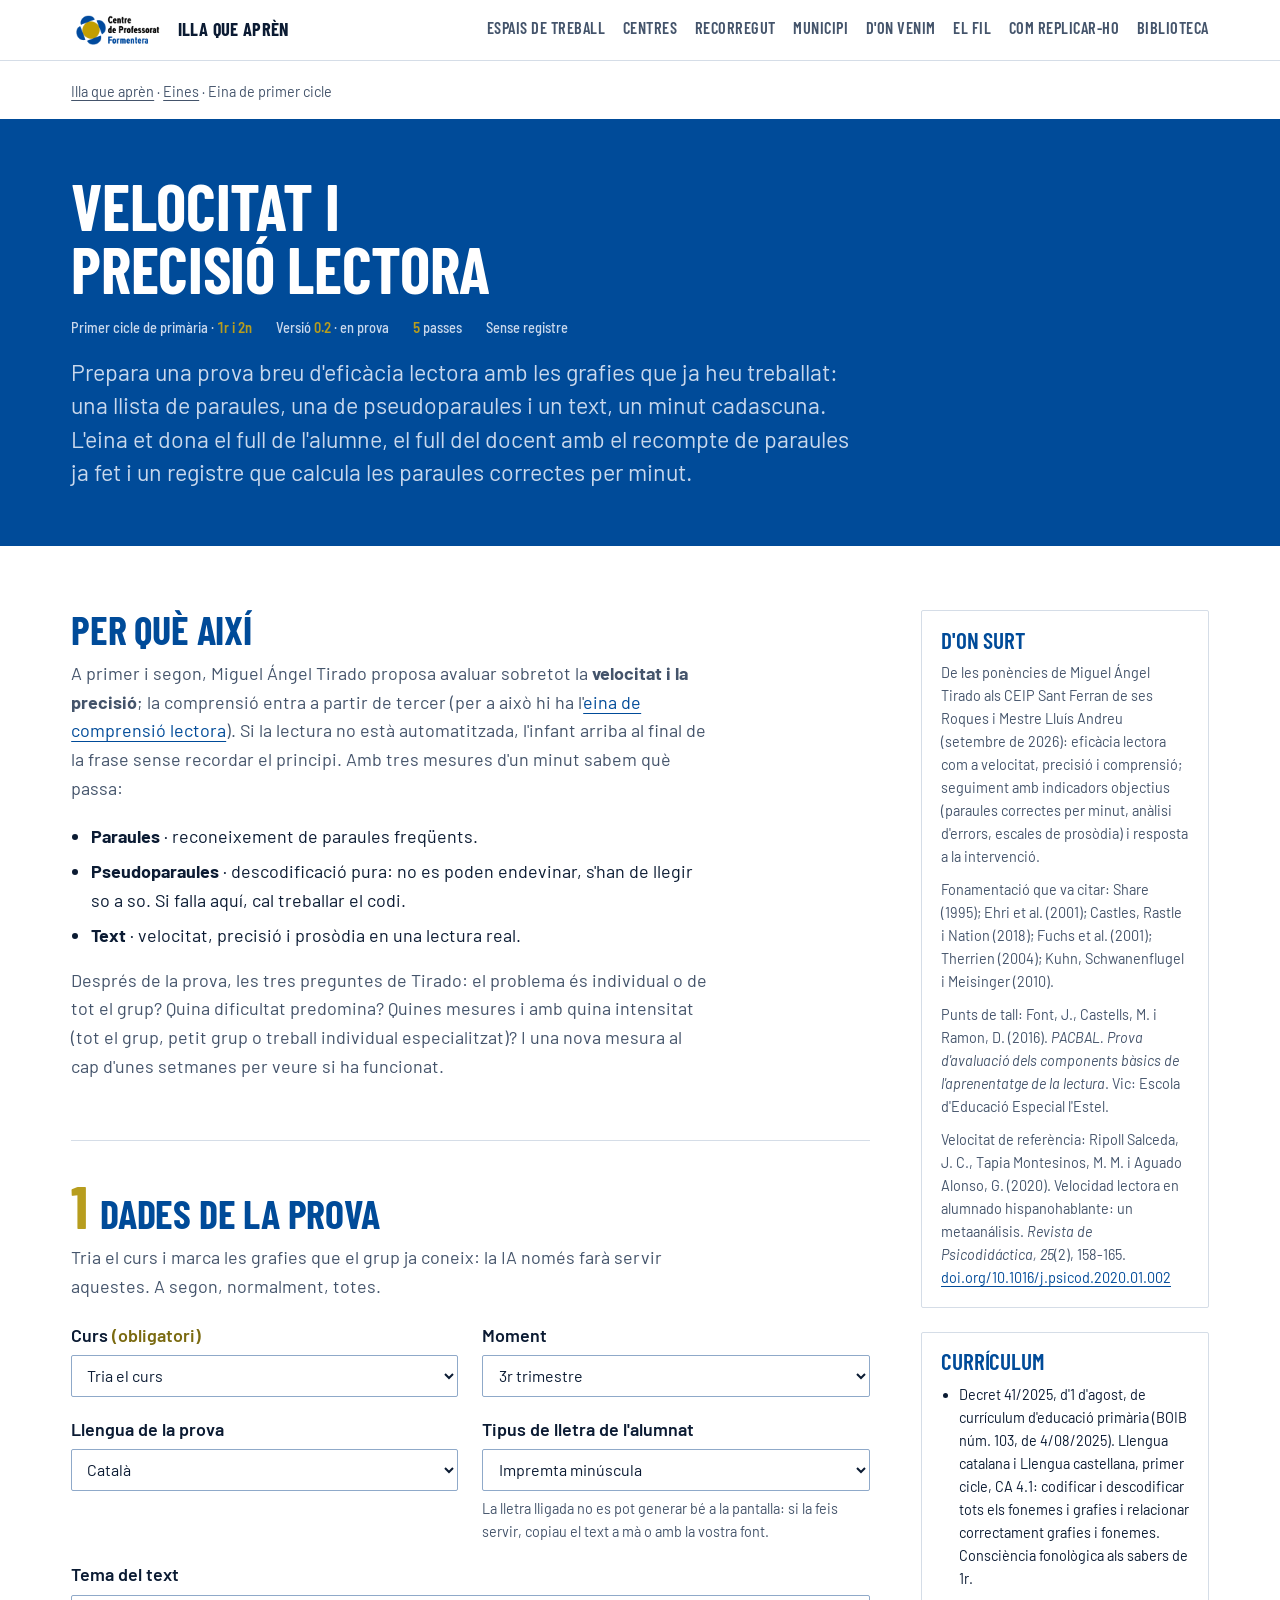
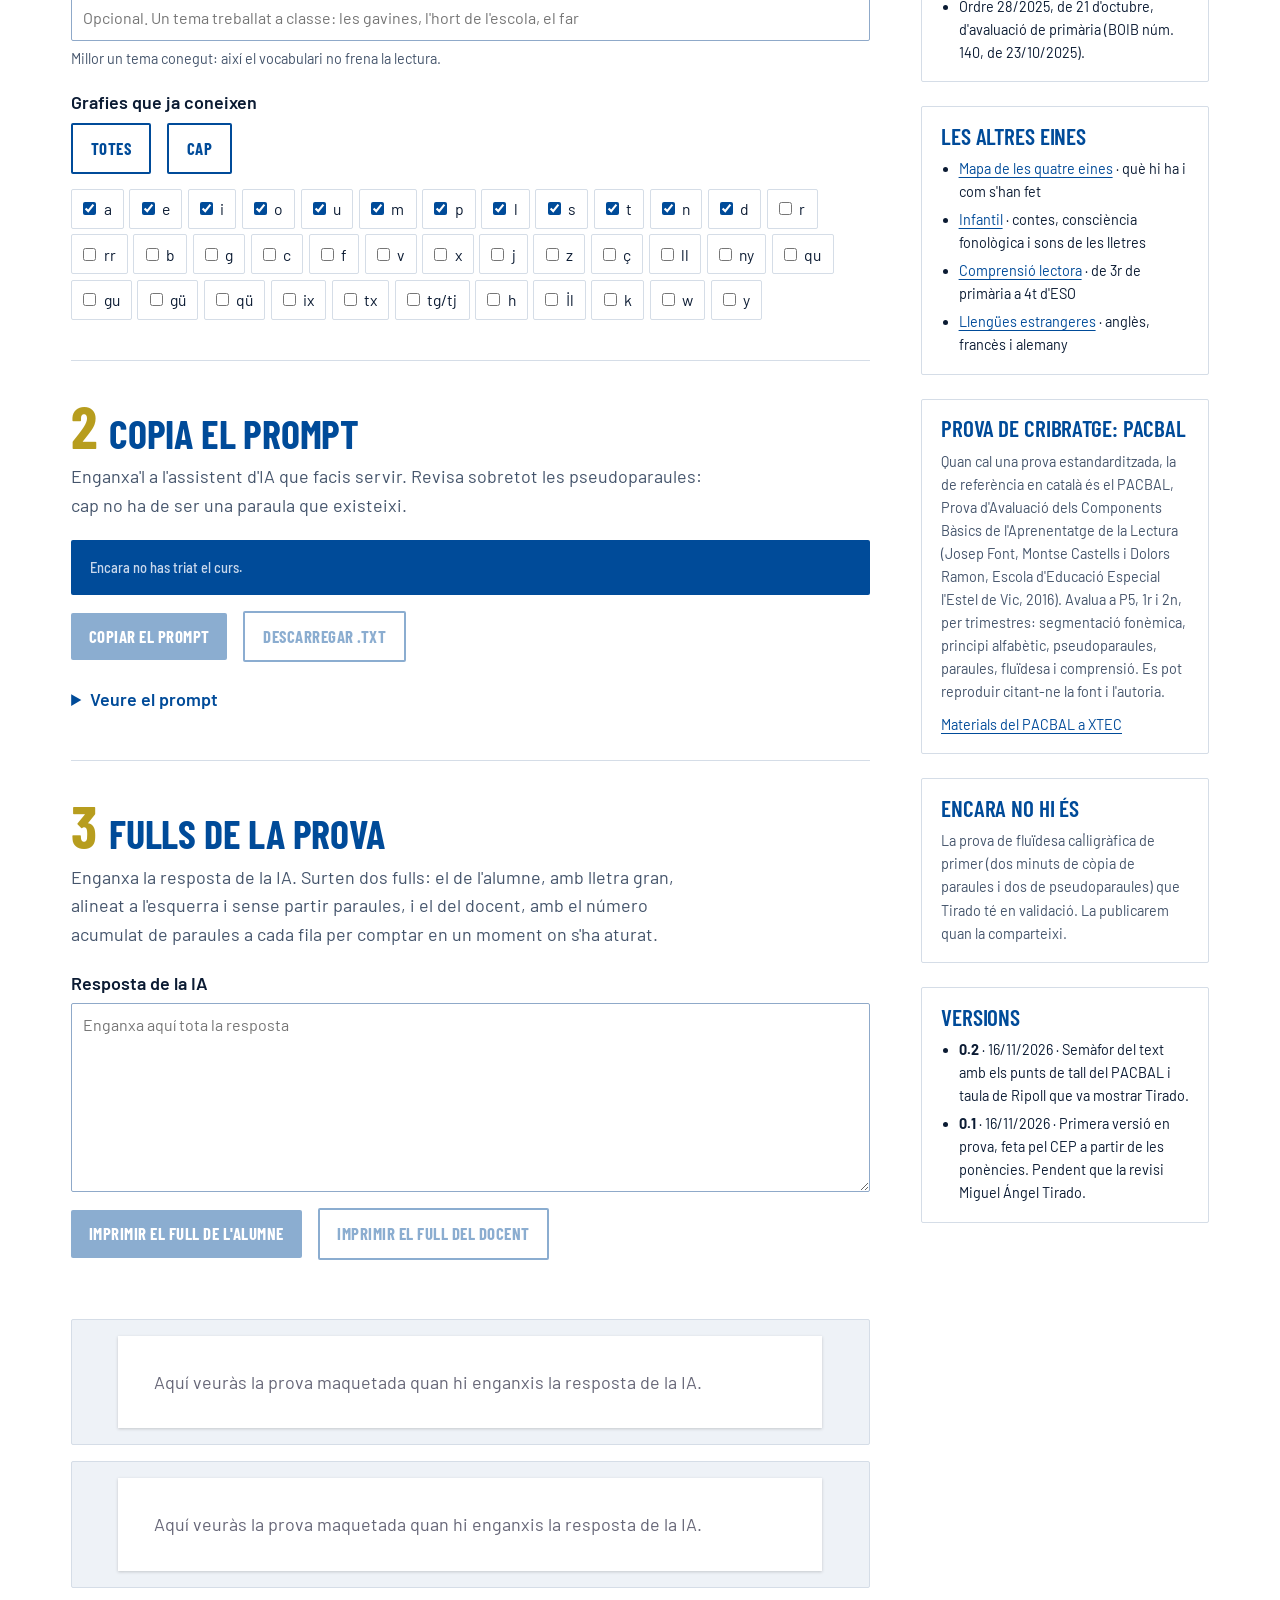
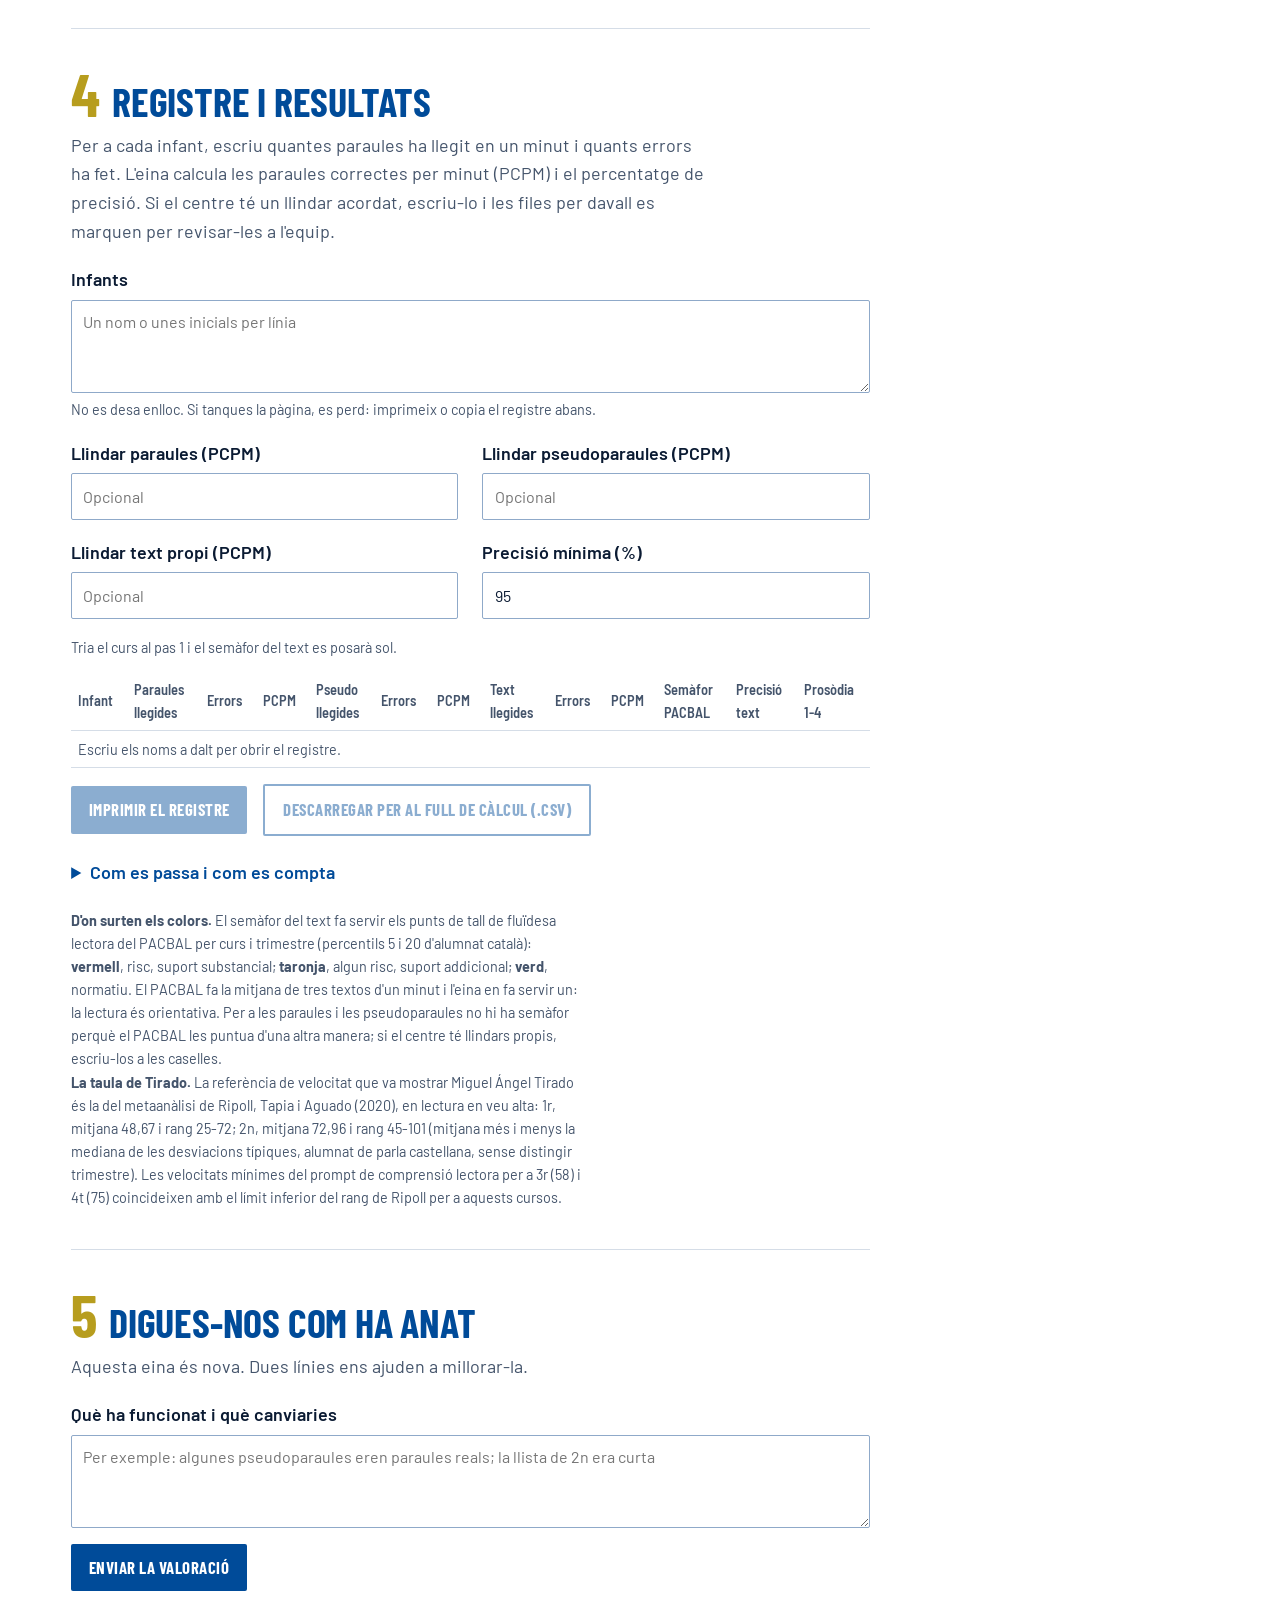
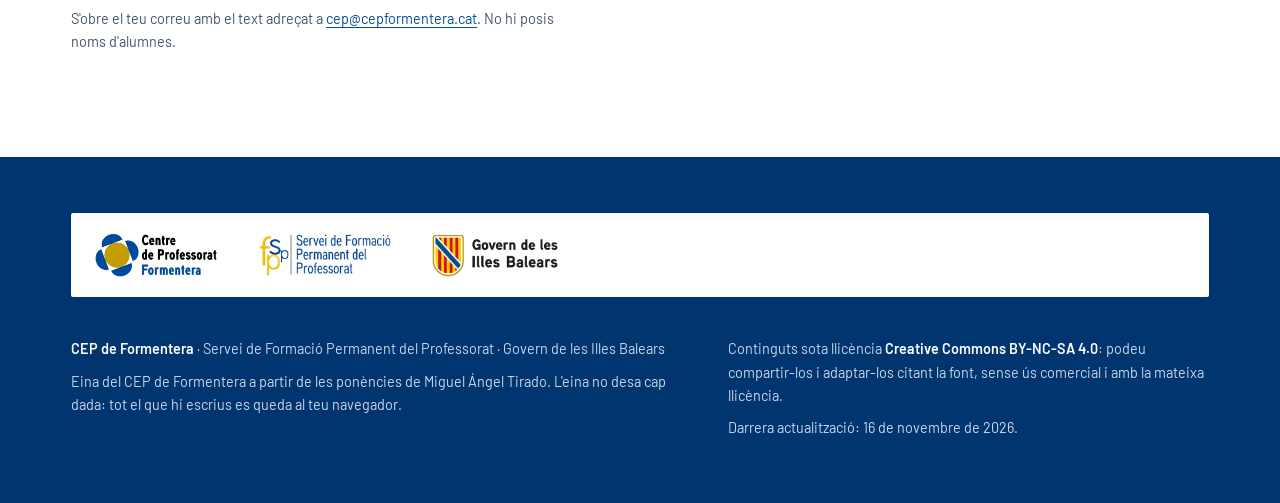
<file: recursos/eina-primer-cicle/index.html>
<!doctype html>
<html lang="ca">
<head>
<meta charset="utf-8">
<meta name="viewport" content="width=device-width, initial-scale=1, viewport-fit=cover">
<title>Eina de primer cicle · Velocitat i precisió lectora · Illa que aprèn</title>
<meta name="description" content="Eina per preparar proves d'un minut de paraules, pseudoparaules i text per a 1r i 2n de primària, amb full del docent i registre de paraules correctes per minut. CEP de Formentera.">
<link rel="preconnect" href="https://fonts.googleapis.com">
<link rel="preconnect" href="https://fonts.gstatic.com" crossorigin>
<link rel="stylesheet" href="https://fonts.googleapis.com/css2?family=Barlow+Condensed:wght@500;600;700&family=Barlow:ital,wght@0,400;0,500;0,600;1,400&family=Barlow+Semi+Condensed:wght@500;600&display=swap">
<link rel="stylesheet" href="../../assets/css/site.css">
<link rel="stylesheet" href="../../assets/css/eines.css">
</head>
<body>
<a class="skip" href="#eina">Salta a l'eina</a>
<header class="bar">
  <div class="wrap">
    <a class="brand" href="../../index.html#inici"><img src="../../assets/logos/cep-formentera.png" alt="Centre de Professorat de Formentera" width="120" height="43"><span>Illa que aprèn</span></a>
    <nav class="nav" aria-label="Seccions">
      <a href="../../index.html#recursos">Espais de treball</a><a href="../../index.html#centres">Centres</a>
      <a href="../../index.html#recorregut">Recorregut</a>
      <a href="../../index.html#municipi">Municipi</a>
      <a href="../../index.html#origens">D'on venim</a>
      <a href="../../index.html#pensament">El fil</a>
      <a href="../../index.html#replicar">Com replicar-ho</a>
      <a href="../../index.html#biblioteca">Biblioteca</a>
    </nav>
  </div>
</header>

<main>
  <div class="wrap crumbs" style="padding-bottom:1rem"><a href="../../index.html">Illa que aprèn</a> · <a href="../../index.html#eines">Eines</a> · Eina de primer cicle</div>
  <div class="e-hero"><div class="wrap">
    <h1>Velocitat i precisió lectora</h1>
    <div class="facts data"><span>Primer cicle de primària · <b>1r i 2n</b></span><span>Versió <b>0.2</b> · en prova</span><span><b>5</b> passes</span><span>Sense registre</span></div>
    <p class="lede" style="margin-top:1rem">Prepara una prova breu d'eficàcia lectora amb les grafies que ja heu treballat: una llista de paraules, una de pseudoparaules i un text, un minut cadascuna. L'eina et dona el full de l'alumne, el full del docent amb el recompte de paraules ja fet i un registre que calcula les paraules correctes per minut.</p>
  </div></div>

  <div class="wrap e-grid" id="eina">
    <div>

      <section class="pas" aria-labelledby="p0">
        <h2 id="p0">Per què així</h2>
        <p class="intro">A primer i segon, Miguel Ángel Tirado proposa avaluar sobretot la <b>velocitat i la precisió</b>; la comprensió entra a partir de tercer (per a això hi ha l'<a href="../eina-lectura/">eina de comprensió lectora</a>). Si la lectura no està automatitzada, l'infant arriba al final de la frase sense recordar el principi. Amb tres mesures d'un minut sabem què passa:</p>
        <ul class="usar">
          <li><b>Paraules</b> · reconeixement de paraules freqüents.</li>
          <li><b>Pseudoparaules</b> · descodificació pura: no es poden endevinar, s'han de llegir so a so. Si falla aquí, cal treballar el codi.</li>
          <li><b>Text</b> · velocitat, precisió i prosòdia en una lectura real.</li>
        </ul>
        <p class="intro" style="margin-top:1rem">Després de la prova, les tres preguntes de Tirado: el problema és individual o de tot el grup? Quina dificultat predomina? Quines mesures i amb quina intensitat (tot el grup, petit grup o treball individual especialitzat)? I una nova mesura al cap d'unes setmanes per veure si ha funcionat.</p>
      </section>

      <!-- PAS 1 -->
      <section class="pas" aria-labelledby="p1">
        <h2 id="p1"><span>1</span>Dades de la prova</h2>
        <p class="intro">Tria el curs i marca les grafies que el grup ja coneix: la IA només farà servir aquestes. A segon, normalment, totes.</p>
        <form id="f-dades" class="fgrid" autocomplete="off">
          <div class="fld">
            <label for="curs">Curs <span class="req">(obligatori)</span></label>
            <select id="curs" required>
              <option value="">Tria el curs</option>
              <option value="1">1r de primària</option>
              <option value="2">2n de primària</option>
            </select>
          </div>
          <div class="fld">
            <label for="trim">Moment</label>
            <select id="trim"><option value="1">1r trimestre</option><option value="2">2n trimestre</option><option value="3" selected>3r trimestre</option></select>
          </div>
          <div class="fld">
            <label for="llengua">Llengua de la prova</label>
            <select id="llengua"><option value="català">Català</option><option value="castellà">Castellà</option></select>
          </div>
          <div class="fld">
            <label for="lletra">Tipus de lletra de l'alumnat</label>
            <select id="lletra">
              <option value="min">Impremta minúscula</option>
              <option value="maj">Lletra de pal (majúscules)</option>
            </select>
            <small>La lletra lligada no es pot generar bé a la pantalla: si la feis servir, copiau el text a mà o amb la vostra font.</small>
          </div>
          <div class="fld full">
            <label for="tema">Tema del text</label>
            <input type="text" id="tema" placeholder="Opcional. Un tema treballat a classe: les gavines, l'hort de l'escola, el far">
            <small>Millor un tema conegut: així el vocabulari no frena la lectura.</small>
          </div>
          <fieldset class="checks full">
            <legend>Grafies que ja coneixen</legend>
            <div class="quiz-bar" style="margin:0 0 .5rem"><button type="button" class="sec" id="b-totes">Totes</button> <button type="button" class="sec" id="b-cap">Cap</button></div>
            <div class="lletres" id="grafies"></div>
          </fieldset>
        </form>
      </section>

      <!-- PAS 2 -->
      <section class="pas" aria-labelledby="p2">
        <h2 id="p2"><span>2</span>Copia el prompt</h2>
        <p class="intro">Enganxa'l a l'assistent d'IA que facis servir. Revisa sobretot les pseudoparaules: cap no ha de ser una paraula que existeixi.</p>
        <div class="resum-prompt data" id="resum-prompt"><span>Encara no has triat el curs.</span></div>
        <div class="quiz-bar">
          <button type="button" id="b-copiar" disabled>Copiar el prompt</button>
          <button type="button" class="sec" id="b-txt" disabled>Descarregar .txt</button>
          <span class="estat" id="estat-copia" role="status" aria-live="polite"></span>
        </div>
        <details class="prompt-box"><summary>Veure el prompt</summary>
          <textarea id="prompt" readonly aria-label="Prompt preparat"></textarea>
        </details>
      </section>

      <!-- PAS 3 -->
      <section class="pas" aria-labelledby="p3">
        <h2 id="p3"><span>3</span>Fulls de la prova</h2>
        <p class="intro">Enganxa la resposta de la IA. Surten dos fulls: el de l'alumne, amb lletra gran, alineat a l'esquerra i sense partir paraules, i el del docent, amb el número acumulat de paraules a cada fila per comptar en un moment on s'ha aturat.</p>
        <div class="fld full"><label for="resposta">Resposta de la IA</label>
          <textarea id="resposta" rows="7" placeholder="Enganxa aquí tota la resposta"></textarea></div>
        <div class="quiz-bar">
          <button type="button" id="b-imp-alumne" disabled>Imprimir el full de l'alumne</button>
          <button type="button" class="sec" id="b-imp-docent" disabled>Imprimir el full del docent</button>
          <span class="estat" id="estat-fulls" role="status" aria-live="polite"></span>
        </div>
        <p class="estat" id="avis-fulls"></p>
        <div class="paper-wrap"><div class="paper" id="paper-alumne"></div></div>
        <div class="paper-wrap"><div class="paper" id="paper-docent"></div></div>
      </section>

      <!-- PAS 4 -->
      <section class="pas" aria-labelledby="p4">
        <h2 id="p4"><span>4</span>Registre i resultats</h2>
        <p class="intro">Per a cada infant, escriu quantes paraules ha llegit en un minut i quants errors ha fet. L'eina calcula les paraules correctes per minut (PCPM) i el percentatge de precisió. Si el centre té un llindar acordat, escriu-lo i les files per davall es marquen per revisar-les a l'equip.</p>
        <form class="fgrid" autocomplete="off">
          <div class="fld full">
            <label for="r-noms">Infants</label>
            <textarea id="r-noms" rows="3" placeholder="Un nom o unes inicials per línia"></textarea>
            <small>No es desa enlloc. Si tanques la pàgina, es perd: imprimeix o copia el registre abans.</small>
          </div>
          <div class="fld"><label for="ll-p">Llindar paraules (PCPM)</label><input type="number" id="ll-p" min="0" max="300" inputmode="numeric" placeholder="Opcional"></div>
          <div class="fld"><label for="ll-s">Llindar pseudoparaules (PCPM)</label><input type="number" id="ll-s" min="0" max="300" inputmode="numeric" placeholder="Opcional"></div>
          <div class="fld"><label for="ll-t">Llindar text propi (PCPM)</label><input type="number" id="ll-t" min="0" max="300" inputmode="numeric" placeholder="Opcional"></div>
          <div class="fld"><label for="ll-pr">Precisió mínima (%)</label><input type="number" id="ll-pr" min="0" max="100" inputmode="numeric" value="95"></div>
          <div class="fld full"><p class="nota" id="semafor-info" style="margin:0"></p></div>
        </form>
        <div class="reg-wrap"><table class="reg" id="reg"><thead><tr>
          <th scope="col">Infant</th>
          <th scope="col">Paraules<br>llegides</th><th scope="col">Errors</th><th scope="col">PCPM</th>
          <th scope="col">Pseudo<br>llegides</th><th scope="col">Errors</th><th scope="col">PCPM</th>
          <th scope="col">Text<br>llegides</th><th scope="col">Errors</th><th scope="col">PCPM</th><th scope="col">Semàfor<br>PACBAL</th><th scope="col">Precisió<br>text</th>
          <th scope="col">Prosòdia<br>1-4</th>
        </tr></thead><tbody id="reg-cos"><tr><td colspan="13" class="nota">Escriu els noms a dalt per obrir el registre.</td></tr></tbody></table></div>
        <div id="resum-grup" class="mesura" hidden></div>
        <div class="quiz-bar">
          <button type="button" id="b-imp-reg" disabled>Imprimir el registre</button>
          <button type="button" class="sec" id="b-csv" disabled>Descarregar per al full de càlcul (.csv)</button>
          <span class="estat" id="estat-reg" role="status" aria-live="polite"></span>
        </div>
        <details class="prompt-box"><summary>Com es passa i com es compta</summary>
          <ol class="usar">
            <li>Individualment, en un lloc tranquil. Millor que la passi una persona de l'equip que no sigui el tutor del grup.</li>
            <li>Una llista cada vegada, en veu alta, un minut amb cronòmetre. «Llegeix tan bé com puguis, sense córrer.»</li>
            <li>Al full del docent, ratlla les paraules llegides malament i fes una barra on s'acaba el minut.</li>
            <li>Compten com a error: canviar, ometre, afegir o invertir sons o paraules, i quedar-se aturat més de tres segons (li dius la paraula i segueix). Si es corregeix tot sol, no és error.</li>
            <li>PCPM = paraules llegides en un minut menys errors. Precisió = paraules correctes ÷ paraules llegides × 100.</li>
            <li>Prosòdia del text (escala adaptada de l'estudi de lectura oral de NAEP): 1 paraula a paraula · 2 de dues en dues, poc fraseig · 3 grups de tres o quatre paraules, fraseig adequat, poca expressivitat · 4 frases amb sentit, respecta la puntuació i hi posa expressió.</li>
          </ol>
        </details>
        <div class="nota" style="margin-top:1rem">
          <p><b>D'on surten els colors.</b> El semàfor del text fa servir els punts de tall de fluïdesa lectora del PACBAL per curs i trimestre (percentils 5 i 20 d'alumnat català): <b>vermell</b>, risc, suport substancial; <b>taronja</b>, algun risc, suport addicional; <b>verd</b>, normatiu. El PACBAL fa la mitjana de tres textos d'un minut i l'eina en fa servir un: la lectura és orientativa. Per a les paraules i les pseudoparaules no hi ha semàfor perquè el PACBAL les puntua d'una altra manera; si el centre té llindars propis, escriu-los a les caselles.</p>
          <p><b>La taula de Tirado.</b> La referència de velocitat que va mostrar Miguel Ángel Tirado és la del metaanàlisi de Ripoll, Tapia i Aguado (2020), en lectura en veu alta: 1r, mitjana 48,67 i rang 25-72; 2n, mitjana 72,96 i rang 45-101 (mitjana més i menys la mediana de les desviacions típiques, alumnat de parla castellana, sense distingir trimestre). Les velocitats mínimes del prompt de comprensió lectora per a 3r (58) i 4t (75) coincideixen amb el límit inferior del rang de Ripoll per a aquests cursos.</p>
        </div>
      </section>

      <section class="pas" aria-labelledby="p5">
        <h2 id="p5"><span>5</span>Digues-nos com ha anat</h2>
        <p class="intro">Aquesta eina és nova. Dues línies ens ajuden a millorar-la.</p>
        <div class="fld full"><label for="val">Què ha funcionat i què canviaries</label>
          <textarea id="val" rows="3" placeholder="Per exemple: algunes pseudoparaules eren paraules reals; la llista de 2n era curta"></textarea></div>
        <div class="quiz-bar">
          <button type="button" id="b-correu">Enviar la valoració</button>
          <span class="estat" id="estat-val" role="status" aria-live="polite"></span>
        </div>
        <p class="nota">S'obre el teu correu amb el text adreçat a <a href="mailto:cep@cepformentera.cat">cep@cepformentera.cat</a>. No hi posis noms d'alumnes.</p>
      </section>
    </div>

    <aside class="aside">
      <div class="box">
        <h2>D'on surt</h2>
        <p>De les ponències de Miguel Ángel Tirado als CEIP Sant Ferran de ses Roques i Mestre Lluís Andreu (setembre de 2026): eficàcia lectora com a velocitat, precisió i comprensió; seguiment amb indicadors objectius (paraules correctes per minut, anàlisi d'errors, escales de prosòdia) i resposta a la intervenció.</p>
        <p>Fonamentació que va citar: Share (1995); Ehri et al. (2001); Castles, Rastle i Nation (2018); Fuchs et al. (2001); Therrien (2004); Kuhn, Schwanenflugel i Meisinger (2010).</p>
        <p>Punts de tall: Font, J., Castells, M. i Ramon, D. (2016). <i>PACBAL. Prova d'avaluació dels components bàsics de l'aprenentatge de la lectura</i>. Vic: Escola d'Educació Especial l'Estel.</p>
        <p>Velocitat de referència: Ripoll Salceda, J. C., Tapia Montesinos, M. M. i Aguado Alonso, G. (2020). Velocidad lectora en alumnado hispanohablante: un metaanálisis. <i>Revista de Psicodidáctica, 25</i>(2), 158-165. <a href="https://doi.org/10.1016/j.psicod.2020.01.002" target="_blank" rel="noopener">doi.org/10.1016/j.psicod.2020.01.002</a></p>
      </div>
      <div class="box">
        <h2>Currículum</h2>
        <ul>
          <li>Decret 41/2025, d'1 d'agost, de currículum d'educació primària (BOIB núm. 103, de 4/08/2025). Llengua catalana i Llengua castellana, primer cicle, CA 4.1: codificar i descodificar tots els fonemes i grafies i relacionar correctament grafies i fonemes. Consciència fonològica als sabers de 1r.</li>
          <li>Ordre 28/2025, de 21 d'octubre, d'avaluació de primària (BOIB núm. 140, de 23/10/2025).</li>
        </ul>
      </div>
      <div class="box">
        <h2>Les altres eines</h2>
        <ul>
          <li><a href="../eines/">Mapa de les quatre eines</a> · què hi ha i com s'han fet</li>
          <li><a href="../eina-infantil/">Infantil</a> · contes, consciència fonològica i sons de les lletres</li>
          <li><a href="../eina-lectura/">Comprensió lectora</a> · de 3r de primària a 4t d'ESO</li>
          <li><a href="../eina-lectura-idiomes/">Llengües estrangeres</a> · anglès, francès i alemany</li>
        </ul>
      </div>
      <div class="box">
        <h2>Prova de cribratge: PACBAL</h2>
        <p>Quan cal una prova estandarditzada, la de referència en català és el PACBAL, Prova d'Avaluació dels Components Bàsics de l'Aprenentatge de la Lectura (Josep Font, Montse Castells i Dolors Ramon, Escola d'Educació Especial l'Estel de Vic, 2016). Avalua a P5, 1r i 2n, per trimestres: segmentació fonèmica, principi alfabètic, pseudoparaules, paraules, fluïdesa i comprensió. Es pot reproduir citant-ne la font i l'autoria.</p>
        <p><a href="https://xtec.gencat.cat/ca/curriculum/primaria/recursos-i-materials/llengues/comprensio-lectora/pacbal/" target="_blank" rel="noopener">Materials del PACBAL a XTEC</a></p>
      </div>
      <div class="box">
        <h2>Encara no hi és</h2>
        <p>La prova de fluïdesa cal·ligràfica de primer (dos minuts de còpia de paraules i dos de pseudoparaules) que Tirado té en validació. La publicarem quan la comparteixi.</p>
      </div>
      <div class="box">
        <h2>Versions</h2>
        <ul><li><b>0.2</b> · 16/11/2026 · Semàfor del text amb els punts de tall del PACBAL i taula de Ripoll que va mostrar Tirado.</li><li><b>0.1</b> · 16/11/2026 · Primera versió en prova, feta pel CEP a partir de les ponències. Pendent que la revisi Miguel Ángel Tirado.</li></ul>
      </div>
    </aside>
  </div>
  <div id="imprimir" aria-hidden="true"></div>
</main>

<footer>
  <div class="wrap logos" aria-label="Institucions">
    <img src="../../assets/logos/cep-formentera.png" alt="Centre de Professorat de Formentera" height="48">
    <img src="../../assets/logos/sfpp.png" alt="Servei de Formació Permanent del Professorat" height="48">
    <img src="../../assets/logos/govern-illes-balears.png" alt="Govern de les Illes Balears" height="48">
  </div>
  <div class="wrap">
    <div>
      <p><b>CEP de Formentera</b> · Servei de Formació Permanent del Professorat · Govern de les Illes Balears</p>
      <p>Eina del CEP de Formentera a partir de les ponències de Miguel Ángel Tirado. L'eina no desa cap dada: tot el que hi escrius es queda al teu navegador.</p>
    </div>
    <div>
      <p>Continguts sota llicència <b>Creative Commons BY-NC-SA 4.0</b>: podeu compartir-los i adaptar-los citant la font, sense ús comercial i amb la mateixa llicència.</p>
      <p>Darrera actualització: 16 de novembre de 2026.</p>
    </div>
  </div>
</footer>
<script>
(function(){
'use strict';
var VERSIO='0.2';
var CORREU='cep@cepformentera.cat';
function $(id){return document.getElementById(id);}
function esc(t){return String(t).replace(/[&<>"]/g,function(c){return {'&':'&amp;','<':'&lt;','>':'&gt;','"':'&quot;'}[c];});}

var CURSOS={
 '1':{nom:'1r de primària',par:40,pse:40,text:'130-160',sint:'Oracions simples i curtes (5 a 8 paraules), en ordre subjecte-verb-complement. Sobretot paraules de dues i tres síl·labes. Repeticions naturals.'},
 '2':{nom:'2n de primària',par:50,pse:50,text:'190-230',sint:'Oracions simples i alguna coordinada (i, però, després). Algun diàleg breu amb guió. Paraules de fins a quatre síl·labes.'}
};
var GRAFIES={
 'català':['a','e','i','o','u','m','p','l','s','t','n','d','r','rr','b','g','c','f','v','x','j','z','ç','ll','ny','qu','gu','gü','qü','ix','tx','tg/tj','h','l·l','k','w','y'],
 'castellà':['a','e','i','o','u','m','p','l','s','t','n','d','r','rr','b','g','c','f','v','j','z','ñ','ll','ch','qu','gu','gü','y','h','k','x','w','grups consonàntics (pl, bl, tr, br...)']
};
var INICI1=['a','e','i','o','u','m','p','l','s','t','n','d'];

function pintaGrafies(){
  var ll=$('llengua').value, prev=sel();
  var c=$('curs').value;
  var def=prev.length?prev:(c==='2'?GRAFIES[ll]:INICI1);
  $('grafies').innerHTML=GRAFIES[ll].map(function(x){return '<label><input type="checkbox" value="'+esc(x)+'"'+(def.indexOf(x)>=0?' checked':'')+'>'+esc(x)+'</label>';}).join('');
  $('grafies').querySelectorAll('input').forEach(function(i){i.addEventListener('change',actualitza);});
}
function sel(){return Array.prototype.map.call(document.querySelectorAll('#grafies input:checked'),function(i){return i.value;});}
$('b-totes').addEventListener('click',function(){document.querySelectorAll('#grafies input').forEach(function(i){i.checked=true;});actualitza();});
$('b-cap').addEventListener('click',function(){document.querySelectorAll('#grafies input').forEach(function(i){i.checked=false;});actualitza();});
$('llengua').addEventListener('change',function(){$('grafies').innerHTML='';pintaGrafies();actualitza();});
var cursPrev='';
$('curs').addEventListener('change',function(){if(!cursPrev){$('grafies').innerHTML='';pintaGrafies();}cursPrev=$('curs').value;actualitza();});

function dades(){return {k:$('curs').value,c:CURSOS[$('curs').value],t:$('trim').value,ll:$('llengua').value,lletra:$('lletra').value,tema:$('tema').value.trim(),g:sel()};}

function construeix(d){
  var c=d.c,L=[],totes=d.g.length===GRAFIES[d.ll].length;
  L.push('PROMPT PER ELABORAR UNA PROVA D’EFICÀCIA LECTORA (VELOCITAT I PRECISIÓ) DE PRIMER CICLE');
  L.push(c.nom+' · '+ord(d.t)+' trimestre · Versió '+VERSIO+' · CEP de Formentera, a partir de les ponències de Miguel Ángel Tirado (curs 2026-2027)');
  L.push('');
  L.push('ROL');
  L.push('Ets un/a especialista en l’ensenyament inicial de la lectura en '+d.ll+'. Prepares proves breus de lectura en veu alta d’un minut per mesurar la velocitat i la precisió lectora (paraules correctes per minut).');
  L.push('');
  L.push('PER QUÈ');
  L.push('- A 1r i 2n avaluam sobretot la velocitat i la precisió. Sense reconeixement automàtic de paraules no hi ha comprensió.');
  L.push('- Tres mesures: paraules (reconeixement de paraules freqüents), pseudoparaules (descodificació grafema-fonema pura, que no es pot endevinar) i text (lectura real, amb prosòdia).');
  L.push('- Marc: Decret 41/2025, d’1 d’agost, de currículum d’educació primària de les Illes Balears, primer cicle, criteri 4.1: codificar i descodificar tots els fonemes i grafies i relacionar correctament grafies i fonemes.');
  L.push('');
  L.push('DADES');
  L.push('- Curs: '+c.nom+', '+ord(d.t)+' trimestre.');
  L.push('- Llengua: '+d.ll+(d.ll==='català'?' (estàndard, amb lèxic proper a les Illes Balears).':'.'));
  L.push('- Grafies que l’alumnat ja coneix: '+(totes?'totes les de la llengua.':d.g.join(', ')+'.'));
  if(!totes) L.push('- REGLA ESTRICTA: fes servir NOMÉS aquestes grafies en tot el material (paraules, pseudoparaules i text). Si una paraula necessita una altra grafia, no la facis servir. Repassa-ho lletra per lletra abans de donar la resposta.');
  L.push('- Tema del text: '+(d.tema||'(Tria’n un de proper a un infant de '+c.nom+'.)'));
  L.push('- Tipus de lletra de l’alumnat: '+(d.lletra==='maj'?'lletra de pal (majúscules). Escriu el material en minúscules: la maquetació el passarà a majúscules.':'impremta minúscula.'));
  L.push('');
  L.push('QUÈ HAS D’ESCRIURE');
  L.push('Escriu en Markdown, amb aquests quatre apartats i exactament aquests títols, en aquest ordre:');
  L.push('');
  L.push('## PARAULES');
  L.push(c.par+' paraules reals i freqüents per a un infant de '+c.nom+', una per línia, sense números. Ordena-les de més fàcil a més difícil: primer de síl·labes obertes simples (consonant-vocal), després amb síl·labes tancades i, si les grafies ho permeten, amb grups consonàntics i dígrafs. Cap nom propi. Cap paraula repetida.');
  L.push('');
  L.push('## PSEUDOPARAULES');
  L.push(c.pse+' pseudoparaules, una per línia, sense números. Han de seguir la mateixa progressió d’estructura sil·làbica que la llista de paraules i respectar les combinacions possibles en '+d.ll+' (que es puguin pronunciar). Cap no pot ser una paraula que existeixi en '+d.ll+(d.ll==='català'?' ni en castellà':' ni en català')+', ni un nom propi conegut, ni una paraula malsonant. Comprova-les una per una.');
  L.push('');
  L.push('## TEXT');
  L.push('Títol en negreta i un text narratiu de '+c.text+' paraules (ha de ser més llarg del que un bon lector llegeix en un minut). '+c.sint+' Vocabulari conegut. Paràgrafs curts. Sense imatges, sense guions de partició i sense paraules en altres llengües.');
  L.push('');
  L.push('## PREGUNTES');
  L.push('Tres preguntes orals curtes sobre el text perquè el docent les faci després, si vol: dues de localitzar informació i una de deduir. Afegeix la resposta esperada en cursiva. Aquestes preguntes no compten per a la velocitat.');
  L.push('');
  L.push('NORMES FINALS');
  L.push('- No afegeixis cap altre apartat ni explicacions fora dels apartats.');
  L.push('- No t’inventis dades, autors ni referències.');
  L.push('- El docent revisa tot el material abans de fer-lo servir.');
  return L.join('\n');
}

var promptActual='';
function actualitza(){
  var d=dades(),ok=!!d.c&&d.g.length>0;
  $('b-copiar').disabled=!ok;$('b-txt').disabled=!ok;
  if(!d.c){$('resum-prompt').innerHTML='<span>Encara no has triat el curs.</span>';$('prompt').value='';promptActual='';return;}
  if(!d.g.length){$('resum-prompt').innerHTML='<span>Marca almenys una grafia.</span>';$('prompt').value='';promptActual='';return;}
  promptActual=construeix(d);$('prompt').value=promptActual;
  $('resum-prompt').innerHTML='<span><b>'+esc(d.c.nom)+'</b> · '+ord(d.t)+' trimestre</span><span>'+esc(d.ll)+'</span><span>'+d.c.par+' paraules + '+d.c.pse+' pseudoparaules</span><span>text de '+d.c.text+' paraules</span><span>'+(d.g.length===GRAFIES[d.ll].length?'totes les grafies':d.g.length+' grafies')+'</span>';
}
['trim','lletra','tema'].forEach(function(id){$(id).addEventListener('input',actualitza);$(id).addEventListener('change',actualitza);});

function estat(id,t){$(id).textContent=t;setTimeout(function(){$(id).textContent='';},4000);}
function copia(text,id){
  function fet(){estat(id,'Copiat. Ara enganxa-ho a la IA.');}
  function alt(){var t=$('prompt');t.parentNode.open=true;t.select();try{document.execCommand('copy');fet();}catch(e){estat(id,'Selecciona el text i copia’l a mà.');}}
  if(navigator.clipboard&&window.isSecureContext){navigator.clipboard.writeText(text).then(fet,alt);}else{alt();}
}
function descarrega(nom,text,tipus){
  var b=new Blob([text],{type:(tipus||'text/plain')+';charset=utf-8'});
  var a=document.createElement('a');a.href=URL.createObjectURL(b);a.download=nom;
  document.body.appendChild(a);a.click();setTimeout(function(){URL.revokeObjectURL(a.href);a.remove();},500);
}
$('b-copiar').addEventListener('click',function(){copia(promptActual,'estat-copia');});
$('b-txt').addEventListener('click',function(){descarrega('prompt-velocitat-lectora-'+dades().k+'r-v'+VERSIO+'.txt',promptActual);});

/* ---------- Lectura de la resposta ---------- */
function seccions(text){
  var s={},cur=null;
  text.replace(/\r/g,'').split('\n').forEach(function(l){
    var m=l.trim().match(/^#{1,3}\s*\**\s*([^*#]+?)\s*\**\s*$/);
    if(m){var k=m[1].toUpperCase().normalize('NFD').replace(/[̀-ͯ]/g,'').trim();
      if(k.indexOf('PSEUDO')===0)cur='pse';else if(k.indexOf('PARAUL')===0||k.indexOf('PALABR')===0)cur='par';else if(k.indexOf('TEXT')===0)cur='text';else if(k.indexOf('PREGUNT')===0)cur='preg';else cur=null;
      if(cur)s[cur]=[];return;}
    if(cur)s[cur].push(l);
  });
  return s;
}
function netejaItem(l){return l.trim().replace(/^[-*•]\s+/,'').replace(/^\d+[.)]\s*/,'').replace(/\*\*/g,'').replace(/[*_`]/g,'').trim();}
function items(ls){return (ls||[]).map(netejaItem).filter(function(x){return x&&x.indexOf(' ')<0;});}
function paraulesDe(t){return t.split(/\s+/).filter(function(w){return /[\p{L}\p{N}]/u.test(w);});}
function inline(t){return esc(t).replace(/\*\*(.+?)\*\*/g,'<b>$1</b>').replace(/(^|[^*])\*(?!\s)(.+?)\*/g,'$1<i>$2</i>');}
function maj(t,d){return d.lletra==='maj'?t.toUpperCase():t;}

var ultim=null;
function capcalera(titol){return '<div class="cap"><span>CEP de Formentera · Illa que aprèn</span><span>'+esc(titol)+'</span></div>';}
function fulls(){
  var t=$('resposta').value.trim(),d=dades();
  $('b-imp-alumne').disabled=$('b-imp-docent').disabled=true;$('avis-fulls').textContent='';
  if(!t){$('paper-alumne').innerHTML=$('paper-docent').innerHTML='';ultim=null;return;}
  var s=seccions(t),par=items(s.par),pse=items(s.pse);
  var tl=(s.text||[]).map(function(l){return l.trim();}),titol='',pars=[],buf=[];
  tl.forEach(function(l){var m=l.match(/^\*\*(.+)\*\*$/);if(!titol&&m){titol=m[1];return;}if(!l){if(buf.length){pars.push(buf.join(' '));buf=[];}return;}buf.push(l.replace(/^#+\s*/,''));});
  if(buf.length)pars.push(buf.join(' '));
  var avisos=[];
  if(!par.length)avisos.push('no trob l’apartat ## PARAULES');
  if(!pse.length)avisos.push('no trob l’apartat ## PSEUDOPARAULES');
  if(!pars.length)avisos.push('no trob l’apartat ## TEXT');
  var nText=pars.reduce(function(a,p){return a+paraulesDe(p).length;},0);
  $('avis-fulls').textContent=(avisos.length?'Compte: '+avisos.join(', ')+'. ':'')+(par.length?par.length+' paraules · ':'')+(pse.length?pse.length+' pseudoparaules · ':'')+(nText?'text de '+nText+' paraules':'');
  if(avisos.length===3){$('paper-alumne').innerHTML=$('paper-docent').innerHTML='';ultim=null;return;}
  var curs=d.c?d.c.nom:'Primer cicle';
  /* full de l'alumne */
  var A=[capcalera('Lectura en veu alta · '+curs)];
  A.push('<p class="escala">Nom: ______________________________ · Data: ____________</p>');
  function llista(arr,tit,salt){if(!arr.length)return;A.push('<div'+(salt?' class="salt"':'')+'><h2>'+tit+'</h2><div class="llista">'+arr.map(function(w){return '<span>'+esc(maj(w,d))+'</span>';}).join('')+'</div></div>');}
  llista(par,'Paraules',false);llista(pse,'Paraules inventades',true);
  if(pars.length){A.push('<div class="salt">'+(titol?'<h2 style="text-transform:none;font-size:1.5rem">'+esc(maj(titol,d))+'</h2>':'<h2>Text</h2>')+pars.map(function(p){return '<p class="gran">'+inline(maj(p,d))+'</p>';}).join('')+'</div>');}
  /* full del docent */
  var D=[capcalera('Full del docent · '+curs)];var cS=d.k?PACBAL_FLO[d.k][d.t]:null;
  D.push('<p class="escala">Infant: ____________________ · Data: ____________ · Aplica: ____________</p>');
  D.push('<p class="escala">Un minut per llista. Ratllau els errors i feis una barra on s’acaba el minut. El número de cada fila és el total acumulat de paraules fins al final d’aquella fila.</p>');
  function llistaD(arr,tit){if(!arr.length)return;var rows=[];for(var i=0;i<arr.length;i+=5){var f=arr.slice(i,i+5);rows.push('<tr>'+f.map(function(w){return '<td>'+esc(maj(w,d))+'</td>';}).join('')+'<td style="text-align:right;color:#7A6A10;font-weight:600">'+(i+f.length)+'</td></tr>');}
    D.push('<h2>'+tit+'</h2><table><tbody>'+rows.join('')+'</tbody></table><p class="escala">Llegides: ______ · Errors: ______ · PCPM: ______</p>');}
  llistaD(par,'Paraules');llistaD(pse,'Paraules inventades');
  if(pars.length){var acc=0;D.push('<h2>Text'+(titol?': '+esc(titol):'')+'</h2>');
    pars.forEach(function(p){var fr=p.match(/[^.!?…]+[.!?…»"]*\s*/g)||[p];D.push('<p>'+fr.map(function(f){acc+=paraulesDe(f).length;return inline(maj(f.trim(),d))+'<span class="cnt">'+acc+'</span>';}).join(' ')+'</p>');});
    D.push('<p class="escala">Llegides: ______ · Errors: ______ · PCPM: ______ · Precisió: ______ % · Prosòdia (1-4): ______</p>'+(cS?'<p class="escala">Semàfor (PACBAL, '+esc(curs)+', '+ord(d.t)+' trimestre): risc fins a '+cS[0]+' · algun risc de '+(cS[0]+1)+' a '+cS[1]+' · normatiu des de '+(cS[1]+1)+'</p>':''));}
  if(s.preg&&s.preg.join('').trim()){D.push('<h2>Preguntes orals (opcionals)</h2>'+s.preg.filter(function(l){return l.trim();}).map(function(l){return '<p>'+inline(l.trim().replace(/^[-*•]\s+/,''))+'</p>';}).join(''));}
  D.push('<p class="peu">Errors: canviar, ometre, afegir o invertir sons o paraules; aturar-se més de 3 segons. L’autocorrecció no és error. PCPM = llegides − errors. Prosòdia: 1 paraula a paraula · 2 de dues en dues · 3 grups de tres o quatre, poca expressivitat · 4 frases amb sentit, puntuació i expressió.</p>');
  $('paper-alumne').innerHTML=A.join('');$('paper-docent').innerHTML=D.join('');
  $('b-imp-alumne').disabled=$('b-imp-docent').disabled=false;
  ultim=true;
}
$('resposta').addEventListener('input',fulls);
function imprimeix(html){var w=$('imprimir');w.innerHTML=html;document.body.classList.add('imprimint');setTimeout(function(){window.print();document.body.classList.remove('imprimint');},50);}
$('b-imp-alumne').addEventListener('click',function(){imprimeix('<div class="paper">'+$('paper-alumne').innerHTML+'</div>');});
$('b-imp-docent').addEventListener('click',function(){imprimeix('<div class="paper">'+$('paper-docent').innerHTML+'</div>');});

/* ---------- Registre ---------- */
var CAMPS=['pl','pe','sl','se','tl','te','pr'];
function ord(x){return x==='2'?'2n':x+'r';}
/* Punts de tall de fluïdesa lectora del PACBAL (manual, annex 11, p. 95-98): [risc fins a, algun risc fins a] */
var PACBAL_FLO={'1':{'1':[10,28],'2':[15,30],'3':[25,38]},'2':{'1':[30,46],'2':[42,60],'3':[46,65]}};
function semafor(v){var d=dades();if(v==null||!d.k)return null;var c=PACBAL_FLO[d.k][d.t];if(!c)return null;
  if(v<=c[0])return {cls:'sem-r',txt:'Risc'};if(v<=c[1])return {cls:'sem-t',txt:'Algun risc'};return {cls:'sem-v',txt:'Normatiu'};}
function infoSemafor(){var d=dades(),el=$('semafor-info');if(!el)return;
  if(!d.k){el.textContent='Tria el curs al pas 1 i el semàfor del text es posarà sol.';return;}
  var c=PACBAL_FLO[d.k][d.t];el.innerHTML='Semàfor del text per a <b>'+esc(d.c.nom)+', '+ord(d.t)+' trimestre</b> (PACBAL, fluïdesa lectora): <span class="sem sem-r">risc fins a '+c[0]+'</span> <span class="sem sem-t">algun risc de '+(c[0]+1)+' a '+c[1]+'</span> <span class="sem sem-v">normatiu des de '+(c[1]+1)+'</span>';}
var valors={};
function nomsReg(){return $('r-noms').value.split('\n').map(function(x){return x.trim();}).filter(Boolean);}
function num(v){var n=parseInt(v,10);return isNaN(n)?null:n;}
function pcpm(l,e){return (l==null)?null:Math.max(0,l-(e||0));}
function pintaReg(){
  var n=nomsReg(),cos=$('reg-cos');
  if(!n.length){cos.innerHTML='<tr><td colspan="12" class="nota">Escriu els noms a dalt per obrir el registre.</td></tr>';$('b-imp-reg').disabled=$('b-csv').disabled=true;$('resum-grup').hidden=true;return;}
  cos.innerHTML=n.map(function(x,i){var v=valors[x]||{};function inp(k,max){return '<td><input type="number" min="0" max="'+max+'" inputmode="numeric" data-n="'+esc(x)+'" data-k="'+k+'" value="'+(v[k]!=null?v[k]:'')+'" aria-label="'+esc(x)+' '+k+'"></td>';}
    return '<tr data-r="'+i+'"><th scope="row">'+esc(x)+'</th>'+inp('pl',300)+inp('pe',300)+'<td class="num" data-o="p"></td>'+inp('sl',300)+inp('se',300)+'<td class="num" data-o="s"></td>'+inp('tl',300)+inp('te',300)+'<td class="num" data-o="t"></td><td data-o="sem"></td><td class="num" data-o="pr"></td>'+inp('pr',4)+'</tr>';}).join('');
  cos.querySelectorAll('input').forEach(function(inp){inp.addEventListener('input',function(){var nn=inp.dataset.n;valors[nn]=valors[nn]||{};var v=num(inp.value);if(v!==null&&(v<0||(inp.dataset.k==='pr'&&(v<1||v>4)))){v=null;inp.setAttribute('aria-invalid','true');}else inp.removeAttribute('aria-invalid');valors[nn][inp.dataset.k]=v;calcula();});});
  $('b-imp-reg').disabled=$('b-csv').disabled=false;calcula();
}
function fila(x){
  var v=valors[x]||{};var r={p:pcpm(v.pl,v.pe),s:pcpm(v.sl,v.se),t:pcpm(v.tl,v.te),prec:null,pros:v.pr};
  if(v.tl&&r.t!=null)r.prec=Math.round((r.t/v.tl)*100);
  var ll={p:num($('ll-p').value),s:num($('ll-s').value),t:num($('ll-t').value),pr:num($('ll-pr').value)};
  r.sem=semafor(r.t);
  r.ajuda=(r.sem&&r.sem.cls!=='sem-v')||(ll.p!==null&&r.p!==null&&r.p<ll.p)||(ll.s!==null&&r.s!==null&&r.s<ll.s)||(ll.t!==null&&r.t!==null&&r.t<ll.t)||(ll.pr!==null&&r.prec!==null&&r.prec<ll.pr);
  return r;
}
function calcula(){
  var n=nomsReg(),sum={p:[],s:[],t:[]},aj=0;
  $('reg-cos').querySelectorAll('tr[data-r]').forEach(function(tr){
    var x=n[+tr.dataset.r],r=fila(x);
    tr.querySelector('[data-o="p"]').textContent=r.p!=null?r.p:'';
    tr.querySelector('[data-o="s"]').textContent=r.s!=null?r.s:'';
    tr.querySelector('[data-o="t"]').textContent=r.t!=null?r.t:'';
    tr.querySelector('[data-o="sem"]').innerHTML=r.sem?'<span class="sem '+r.sem.cls+'">'+r.sem.txt+'</span>':'';
    tr.querySelector('[data-o="pr"]').textContent=r.prec!=null?r.prec+' %':'';
    tr.classList.toggle('ajuda',!!r.ajuda);if(r.ajuda)aj++;
    ['p','s','t'].forEach(function(k){if(r[k]!=null)sum[k].push(r[k]);});
  });
  function mitj(a){return a.length?Math.round(a.reduce(function(x,y){return x+y;},0)/a.length):'–';}
  var any=sum.p.length||sum.s.length||sum.t.length;
  $('resum-grup').hidden=!any;
  if(any)$('resum-grup').innerHTML='<div><b>'+mitj(sum.p)+'</b><span>PCPM de mitjana en paraules</span></div><div><b>'+mitj(sum.s)+'</b><span>PCPM de mitjana en pseudoparaules</span></div><div><b>'+mitj(sum.t)+'</b><span>PCPM de mitjana en el text</span></div>'+(aj?'<div style="grid-column:1/-1"><span><b style="display:inline;font-size:1.4rem">'+aj+'</b> infant'+(aj>1?'s':'')+' per revisar a l’equip (per davall d’algun llindar)</span></div>':'');
}
['ll-p','ll-s','ll-t','ll-pr'].forEach(function(id){$(id).addEventListener('input',calcula);});
$('r-noms').addEventListener('input',pintaReg);
function taulaReg(){
  var n=nomsReg(),d=dades();
  var h=['<div class="paper">'+capcalera('Registre d’eficàcia lectora · '+(d.c?d.c.nom:'Primer cicle'))+'<h1>Velocitat i precisió lectora</h1><p class="escala">'+(d.c?esc(d.c.nom)+' · '+ord(d.t)+' trimestre · ':'')+esc(d.ll)+' · Data: ____________</p>'];
  h.push('<table><thead><tr><th>Infant</th><th>PCPM paraules</th><th>PCPM pseudo</th><th>PCPM text</th><th>Semàfor PACBAL</th><th>Precisió text</th><th>Prosòdia</th><th>Revisar a l’equip</th></tr></thead><tbody>');
  n.forEach(function(x){var r=fila(x);h.push('<tr><td>'+esc(x)+'</td><td>'+(r.p!=null?r.p:'')+'</td><td>'+(r.s!=null?r.s:'')+'</td><td>'+(r.t!=null?r.t:'')+'</td><td>'+(r.sem?r.sem.txt:'')+'</td><td>'+(r.prec!=null?r.prec+' %':'')+'</td><td>'+(r.pros!=null?r.pros:'')+'</td><td>'+(r.ajuda?'Sí':'')+'</td></tr>');});
  h.push('</tbody></table><p class="peu">Decisions: el problema és individual o de grup? Quina dificultat predomina (precisió, velocitat, descodificació de pseudoparaules)? Quina mesura, amb quina intensitat i quan tornam a mesurar? CEP de Formentera, a partir de les ponències de Miguel Ángel Tirado.</p></div>');
  return h.join('');
}
$('b-imp-reg').addEventListener('click',function(){imprimeix(taulaReg());});
$('b-csv').addEventListener('click',function(){
  var n=nomsReg(),rows=[['Infant','Paraules llegides','Errors','PCPM paraules','Pseudo llegides','Errors','PCPM pseudo','Text llegides','Errors','PCPM text','Semàfor PACBAL','Precisió text (%)','Prosòdia','Revisar']];
  n.forEach(function(x){var v=valors[x]||{},r=fila(x);rows.push([x,v.pl,v.pe,r.p,v.sl,v.se,r.s,v.tl,v.te,r.t,r.sem?r.sem.txt:'',r.prec,v.pr,r.ajuda?'Sí':'']);});
  var csv=rows.map(function(r){return r.map(function(c){c=(c==null?'':String(c));return /[;"\n]/.test(c)?'"'+c.replace(/"/g,'""')+'"':c;}).join(';');}).join('\n');
  descarrega('registre-velocitat-lectora.csv','﻿'+csv,'text/csv');estat('estat-reg','Descarregat.');
});

$('b-correu').addEventListener('click',function(){
  var t=$('val').value.trim();if(!t){estat('estat-val','Escriu primer la valoració.');return;}
  var d=dades();
  location.href='mailto:'+CORREU+'?subject='+encodeURIComponent('Valoració · Eina de primer cicle')+'&body='+encodeURIComponent('Eina de primer cicle v'+VERSIO+'\nCurs: '+(d.c?d.c.nom:'no indicat')+'\nLlengua: '+d.ll+'\n\n'+t);
});

pintaGrafies();actualitza();infoSemafor();
['curs','trim'].forEach(function(id){$(id).addEventListener('change',function(){infoSemafor();calcula();});});
})();
</script>
</body>
</html>
</file>
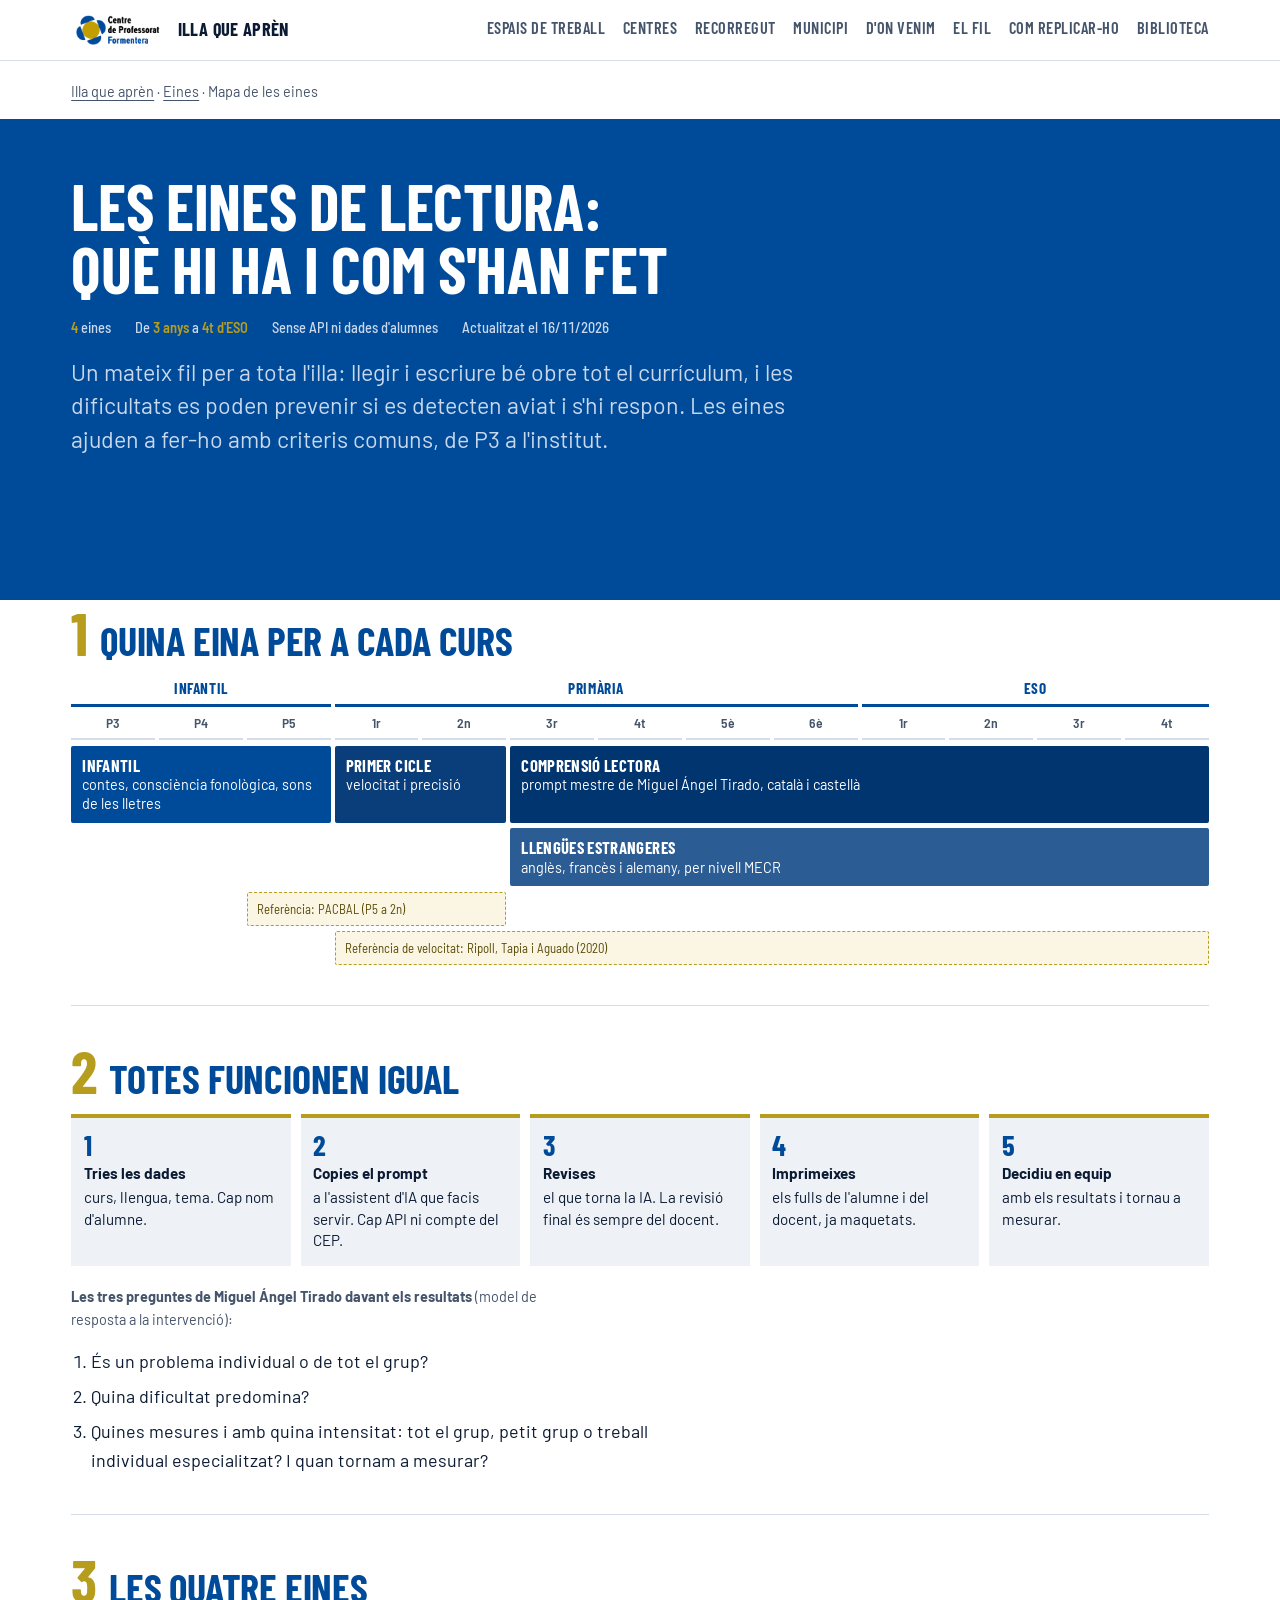
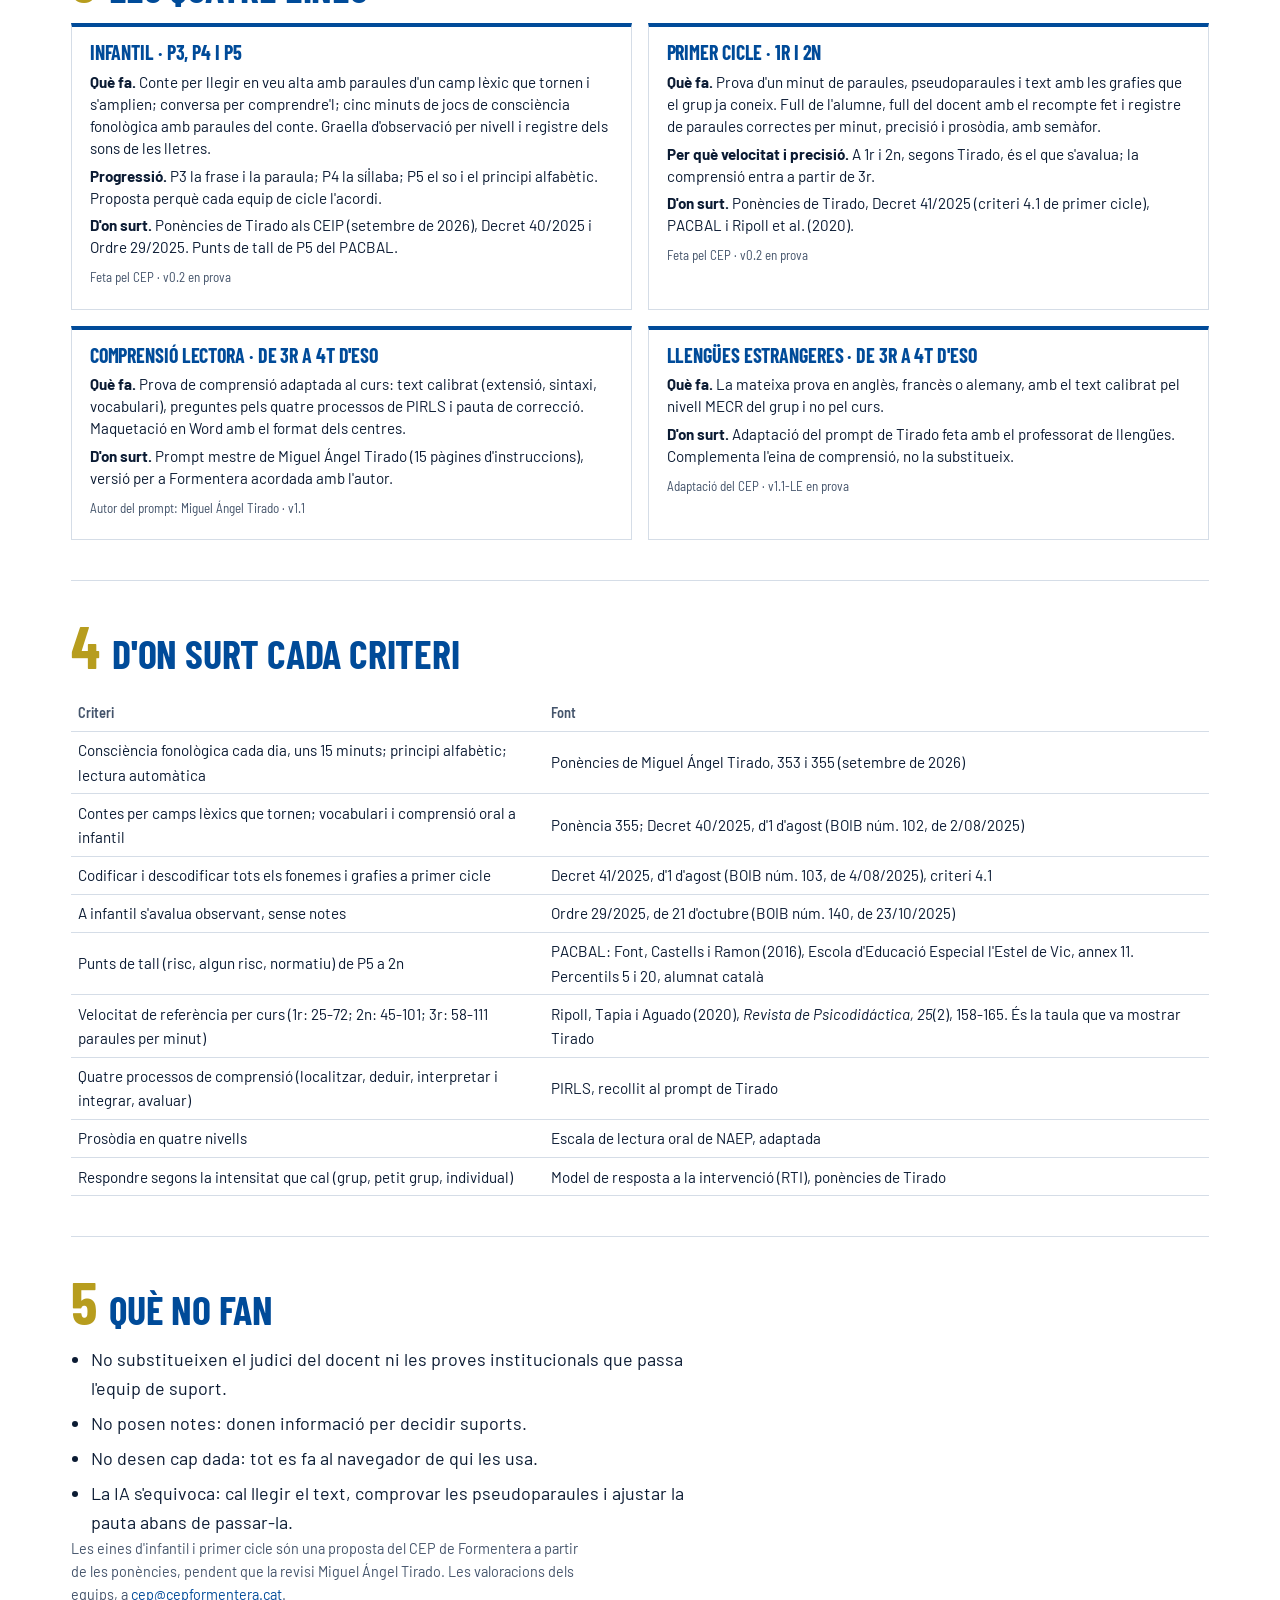
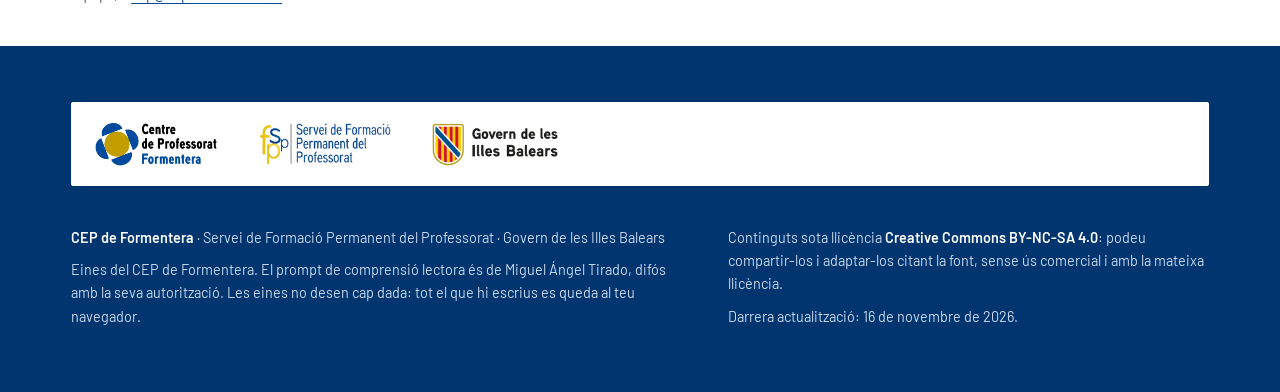
<file: recursos/eines/index.html>
<!doctype html>
<html lang="ca">
<head>
<meta charset="utf-8">
<meta name="viewport" content="width=device-width, initial-scale=1, viewport-fit=cover">
<title>Mapa de les eines de lectura · Illa que aprèn</title>
<meta name="description" content="Què hi ha i com s'han fet les quatre eines de lectura del CEP de Formentera, de P3 a 4t d'ESO: fonts, criteris i forma d'ús.">
<link rel="preconnect" href="https://fonts.googleapis.com">
<link rel="preconnect" href="https://fonts.gstatic.com" crossorigin>
<link rel="stylesheet" href="https://fonts.googleapis.com/css2?family=Barlow+Condensed:wght@500;600;700&family=Barlow:ital,wght@0,400;0,500;0,600;1,400&family=Barlow+Semi+Condensed:wght@500;600&display=swap">
<link rel="stylesheet" href="../../assets/css/site.css">
<link rel="stylesheet" href="../../assets/css/eines.css">
<style>
.mapa{display:block;padding-top:.5rem}
.franja{display:grid;grid-template-columns:repeat(13,minmax(0,1fr));gap:.35rem .25rem;margin-top:1rem}
.cursos,.etapes{display:contents}
.cursos span{grid-row:2;text-align:center;font-family:var(--f-data);font-weight:600;font-size:.85rem;color:var(--ink-2);border-bottom:2px solid var(--rule);padding-bottom:.25rem}
.etapes span{grid-row:1;text-align:center;font-family:var(--f-display);font-weight:700;text-transform:uppercase;letter-spacing:.04em;color:var(--blue);font-size:.95rem;border-bottom:3px solid var(--blue);padding-bottom:.2rem}
.barra{display:block;padding:.55rem .7rem;border-radius:2px;text-decoration:none;font-size:.9rem;line-height:1.3;color:#fff;background:var(--blue-deep)}
.barra b{display:block;font-family:var(--f-display);text-transform:uppercase;font-size:1.05rem;letter-spacing:.02em}
.barra.b1{background:#004B99}.barra.b2{background:#0A3E7A}.barra.b3{background:#003570}.barra.b4{background:#2B5C93}
.barra:hover{outline:3px solid var(--sun)}
.ref{display:block;padding:.35rem .6rem;border:1.5px dashed #B79D1E;color:#5A4B08;font-family:var(--f-data);font-size:.8rem;border-radius:2px;background:#FBF6E3}
.passes{list-style:none;counter-reset:p;display:grid;grid-template-columns:repeat(5,minmax(0,1fr));gap:.6rem;margin:1rem 0 0;padding:0}
.passes li{counter-increment:p;padding:.8rem .8rem .9rem;background:var(--paper-2,#F3F6FA);border-top:4px solid var(--sun);font-size:.95rem;line-height:1.4}
.passes li::before{content:counter(p);display:block;font-family:var(--f-display);font-weight:700;font-size:1.8rem;color:var(--blue);line-height:1}
.passes li b{display:block;color:var(--ink);margin:.2rem 0}
.tres{margin-top:1.2rem}
.fitxes{display:grid;grid-template-columns:repeat(2,minmax(0,1fr));gap:1rem;margin-top:1rem}
.fitxa{border:1px solid var(--rule);border-top:4px solid var(--blue);padding:1rem 1.1rem;background:#fff}
.fitxa h3{font-family:var(--f-display);text-transform:uppercase;color:var(--blue);font-size:1.25rem;margin:0 0 .5rem}
.fitxa p{font-size:.95rem;line-height:1.45;margin:.35rem 0}
.fitxa .qui{font-family:var(--f-data);font-size:.82rem;color:var(--ink-2);margin-top:.6rem}
@media (max-width:820px){.passes{grid-template-columns:1fr 1fr}.fitxes{grid-template-columns:1fr}
 .franja{grid-template-columns:repeat(13,minmax(2.4rem,1fr));overflow-x:auto}}
@media print{
 header.bar,.crumbs,#b-imp,footer,.skip{display:none!important}
 .e-hero{padding:0!important;background:none!important;color:#0B1B33!important}
 .e-hero h1,.e-hero .lede,.e-hero .facts{color:#0B1B33!important}
 html{font-size:12px}
 .pas{break-inside:auto;padding:.4rem 0 .6rem!important;margin:0!important;border:0!important}
 .pas h2{break-after:avoid;margin-bottom:.3rem}
 .fitxa,.passes li,.reg tr,.franja{break-inside:avoid}
 .e-hero h1{font-size:2rem!important}
 .lede{font-size:1rem!important}
 .barra{-webkit-print-color-adjust:exact;print-color-adjust:exact}
 .passes li,.ref,.fitxa{-webkit-print-color-adjust:exact;print-color-adjust:exact}
 .passes{grid-template-columns:repeat(5,minmax(0,1fr))}.fitxes{grid-template-columns:1fr 1fr}
}
</style>
</head>
<body>
<a class="skip" href="#eina">Salta a l'eina</a>
<header class="bar">
  <div class="wrap">
    <a class="brand" href="../../index.html#inici"><img src="../../assets/logos/cep-formentera.png" alt="Centre de Professorat de Formentera" width="120" height="43"><span>Illa que aprèn</span></a>
    <nav class="nav" aria-label="Seccions">
      <a href="../../index.html#recursos">Espais de treball</a><a href="../../index.html#centres">Centres</a>
      <a href="../../index.html#recorregut">Recorregut</a>
      <a href="../../index.html#municipi">Municipi</a>
      <a href="../../index.html#origens">D'on venim</a>
      <a href="../../index.html#pensament">El fil</a>
      <a href="../../index.html#replicar">Com replicar-ho</a>
      <a href="../../index.html#biblioteca">Biblioteca</a>
    </nav>
  </div>
</header>

<main>
  <div class="wrap crumbs" style="padding-bottom:1rem"><a href="../../index.html">Illa que aprèn</a> · <a href="../../index.html#eines">Eines</a> · Mapa de les eines</div>
  <div class="e-hero"><div class="wrap">
    <h1>Les eines de lectura: què hi ha i com s'han fet</h1>
    <div class="facts data"><span><b>4</b> eines</span><span>De <b>3 anys</b> a <b>4t d'ESO</b></span><span>Sense API ni dades d'alumnes</span><span>Actualitzat el 16/11/2026</span></div>
    <p class="lede" style="margin-top:1rem">Un mateix fil per a tota l'illa: llegir i escriure bé obre tot el currículum, i les dificultats es poden prevenir si es detecten aviat i s'hi respon. Les eines ajuden a fer-ho amb criteris comuns, de P3 a l'institut.</p>
    <div class="quiz-bar" style="margin-top:1.25rem"><button type="button" id="b-imp" class="sec">Imprimir o desar en PDF</button></div>
  </div></div>

  <div class="wrap mapa" id="eina">

    <section class="pas" aria-labelledby="m1">
      <h2 id="m1"><span>1</span>Quina eina per a cada curs</h2>
      <div class="franja" role="img" aria-label="Franja de cursos de P3 a 4t d'ESO amb les quatre eines i les dues referències: eina d'infantil de P3 a P5, eina de primer cicle a 1r i 2n, comprensió lectora de 3r de primària a 4t d'ESO, llengües estrangeres de 3r de primària a 4t d'ESO, PACBAL de P5 a 2n i Ripoll de 1r de primària a 4t d'ESO.">
        <div class="cursos">
          <span>P3</span><span>P4</span><span>P5</span><span>1r</span><span>2n</span><span>3r</span><span>4t</span><span>5è</span><span>6è</span><span>1r</span><span>2n</span><span>3r</span><span>4t</span>
        </div>
        <div class="etapes"><span style="grid-column:1/4">Infantil</span><span style="grid-column:4/10">Primària</span><span style="grid-column:10/14">ESO</span></div>
        <a class="barra b1" href="../eina-infantil/" style="grid-column:1/4"><b>Infantil</b> contes, consciència fonològica, sons de les lletres</a>
        <a class="barra b2" href="../eina-primer-cicle/" style="grid-column:4/6"><b>Primer cicle</b> velocitat i precisió</a>
        <a class="barra b3" href="../eina-lectura/" style="grid-column:6/14"><b>Comprensió lectora</b> prompt mestre de Miguel Ángel Tirado, català i castellà</a>
        <a class="barra b4" href="../eina-lectura-idiomes/" style="grid-column:6/14"><b>Llengües estrangeres</b> anglès, francès i alemany, per nivell MECR</a>
        <span class="ref" style="grid-column:3/6">Referència: PACBAL (P5 a 2n)</span>
        <span class="ref" style="grid-column:4/14">Referència de velocitat: Ripoll, Tapia i Aguado (2020)</span>
      </div>
    </section>

    <section class="pas" aria-labelledby="m2">
      <h2 id="m2"><span>2</span>Totes funcionen igual</h2>
      <ol class="passes">
        <li><b>Tries les dades</b> curs, llengua, tema. Cap nom d'alumne.</li>
        <li><b>Copies el prompt</b> a l'assistent d'IA que facis servir. Cap API ni compte del CEP.</li>
        <li><b>Revises</b> el que torna la IA. La revisió final és sempre del docent.</li>
        <li><b>Imprimeixes</b> els fulls de l'alumne i del docent, ja maquetats.</li>
        <li><b>Decidiu en equip</b> amb els resultats i tornau a mesurar.</li>
      </ol>
      <div class="tres">
        <p class="nota" style="margin:0 0 .4rem"><b>Les tres preguntes de Miguel Ángel Tirado davant els resultats</b> (model de resposta a la intervenció):</p>
        <ol class="usar">
          <li>És un problema individual o de tot el grup?</li>
          <li>Quina dificultat predomina?</li>
          <li>Quines mesures i amb quina intensitat: tot el grup, petit grup o treball individual especialitzat? I quan tornam a mesurar?</li>
        </ol>
      </div>
    </section>

    <section class="pas" aria-labelledby="m3">
      <h2 id="m3"><span>3</span>Les quatre eines</h2>
      <div class="fitxes">
        <article class="fitxa">
          <h3>Infantil · P3, P4 i P5</h3>
          <p><b>Què fa.</b> Conte per llegir en veu alta amb paraules d'un camp lèxic que tornen i s'amplien; conversa per comprendre'l; cinc minuts de jocs de consciència fonològica amb paraules del conte. Graella d'observació per nivell i registre dels sons de les lletres.</p>
          <p><b>Progressió.</b> P3 la frase i la paraula; P4 la síl·laba; P5 el so i el principi alfabètic. Proposta perquè cada equip de cicle l'acordi.</p>
          <p><b>D'on surt.</b> Ponències de Tirado als CEIP (setembre de 2026), Decret 40/2025 i Ordre 29/2025. Punts de tall de P5 del PACBAL.</p>
          <p class="qui">Feta pel CEP · v0.2 en prova</p>
        </article>
        <article class="fitxa">
          <h3>Primer cicle · 1r i 2n</h3>
          <p><b>Què fa.</b> Prova d'un minut de paraules, pseudoparaules i text amb les grafies que el grup ja coneix. Full de l'alumne, full del docent amb el recompte fet i registre de paraules correctes per minut, precisió i prosòdia, amb semàfor.</p>
          <p><b>Per què velocitat i precisió.</b> A 1r i 2n, segons Tirado, és el que s'avalua; la comprensió entra a partir de 3r.</p>
          <p><b>D'on surt.</b> Ponències de Tirado, Decret 41/2025 (criteri 4.1 de primer cicle), PACBAL i Ripoll et al. (2020).</p>
          <p class="qui">Feta pel CEP · v0.2 en prova</p>
        </article>
        <article class="fitxa">
          <h3>Comprensió lectora · de 3r a 4t d'ESO</h3>
          <p><b>Què fa.</b> Prova de comprensió adaptada al curs: text calibrat (extensió, sintaxi, vocabulari), preguntes pels quatre processos de PIRLS i pauta de correcció. Maquetació en Word amb el format dels centres.</p>
          <p><b>D'on surt.</b> Prompt mestre de Miguel Ángel Tirado (15 pàgines d'instruccions), versió per a Formentera acordada amb l'autor.</p>
          <p class="qui">Autor del prompt: Miguel Ángel Tirado · v1.1</p>
        </article>
        <article class="fitxa">
          <h3>Llengües estrangeres · de 3r a 4t d'ESO</h3>
          <p><b>Què fa.</b> La mateixa prova en anglès, francès o alemany, amb el text calibrat pel nivell MECR del grup i no pel curs.</p>
          <p><b>D'on surt.</b> Adaptació del prompt de Tirado feta amb el professorat de llengües. Complementa l'eina de comprensió, no la substitueix.</p>
          <p class="qui">Adaptació del CEP · v1.1-LE en prova</p>
        </article>
      </div>
    </section>

    <section class="pas" aria-labelledby="m4">
      <h2 id="m4"><span>4</span>D'on surt cada criteri</h2>
      <div class="reg-wrap"><table class="reg">
        <thead><tr><th scope="col">Criteri</th><th scope="col">Font</th></tr></thead>
        <tbody>
          <tr><td>Consciència fonològica cada dia, uns 15 minuts; principi alfabètic; lectura automàtica</td><td>Ponències de Miguel Ángel Tirado, 353 i 355 (setembre de 2026)</td></tr>
          <tr><td>Contes per camps lèxics que tornen; vocabulari i comprensió oral a infantil</td><td>Ponència 355; Decret 40/2025, d'1 d'agost (BOIB núm. 102, de 2/08/2025)</td></tr>
          <tr><td>Codificar i descodificar tots els fonemes i grafies a primer cicle</td><td>Decret 41/2025, d'1 d'agost (BOIB núm. 103, de 4/08/2025), criteri 4.1</td></tr>
          <tr><td>A infantil s'avalua observant, sense notes</td><td>Ordre 29/2025, de 21 d'octubre (BOIB núm. 140, de 23/10/2025)</td></tr>
          <tr><td>Punts de tall (risc, algun risc, normatiu) de P5 a 2n</td><td>PACBAL: Font, Castells i Ramon (2016), Escola d'Educació Especial l'Estel de Vic, annex 11. Percentils 5 i 20, alumnat català</td></tr>
          <tr><td>Velocitat de referència per curs (1r: 25-72; 2n: 45-101; 3r: 58-111 paraules per minut)</td><td>Ripoll, Tapia i Aguado (2020), <i>Revista de Psicodidáctica, 25</i>(2), 158-165. És la taula que va mostrar Tirado</td></tr>
          <tr><td>Quatre processos de comprensió (localitzar, deduir, interpretar i integrar, avaluar)</td><td>PIRLS, recollit al prompt de Tirado</td></tr>
          <tr><td>Prosòdia en quatre nivells</td><td>Escala de lectura oral de NAEP, adaptada</td></tr>
          <tr><td>Respondre segons la intensitat que cal (grup, petit grup, individual)</td><td>Model de resposta a la intervenció (RTI), ponències de Tirado</td></tr>
        </tbody>
      </table></div>
    </section>

    <section class="pas" aria-labelledby="m5">
      <h2 id="m5"><span>5</span>Què no fan</h2>
      <ul class="usar">
        <li>No substitueixen el judici del docent ni les proves institucionals que passa l'equip de suport.</li>
        <li>No posen notes: donen informació per decidir suports.</li>
        <li>No desen cap dada: tot es fa al navegador de qui les usa.</li>
        <li>La IA s'equivoca: cal llegir el text, comprovar les pseudoparaules i ajustar la pauta abans de passar-la.</li>
      </ul>
      <p class="nota">Les eines d'infantil i primer cicle són una proposta del CEP de Formentera a partir de les ponències, pendent que la revisi Miguel Ángel Tirado. Les valoracions dels equips, a <a href="mailto:cep@cepformentera.cat">cep@cepformentera.cat</a>.</p>
    </section>
  </div>
</main>

<footer>
  <div class="wrap logos" aria-label="Institucions">
    <img src="../../assets/logos/cep-formentera.png" alt="Centre de Professorat de Formentera" height="48">
    <img src="../../assets/logos/sfpp.png" alt="Servei de Formació Permanent del Professorat" height="48">
    <img src="../../assets/logos/govern-illes-balears.png" alt="Govern de les Illes Balears" height="48">
  </div>
  <div class="wrap">
    <div>
      <p><b>CEP de Formentera</b> · Servei de Formació Permanent del Professorat · Govern de les Illes Balears</p>
      <p>Eines del CEP de Formentera. El prompt de comprensió lectora és de Miguel Ángel Tirado, difós amb la seva autorització. Les eines no desen cap dada: tot el que hi escrius es queda al teu navegador.</p>
    </div>
    <div>
      <p>Continguts sota llicència <b>Creative Commons BY-NC-SA 4.0</b>: podeu compartir-los i adaptar-los citant la font, sense ús comercial i amb la mateixa llicència.</p>
      <p>Darrera actualització: 16 de novembre de 2026.</p>
    </div>
  </div>
</footer>
<script>document.getElementById('b-imp').addEventListener('click',function(){window.print();});</script>
</body>
</html>
</file>
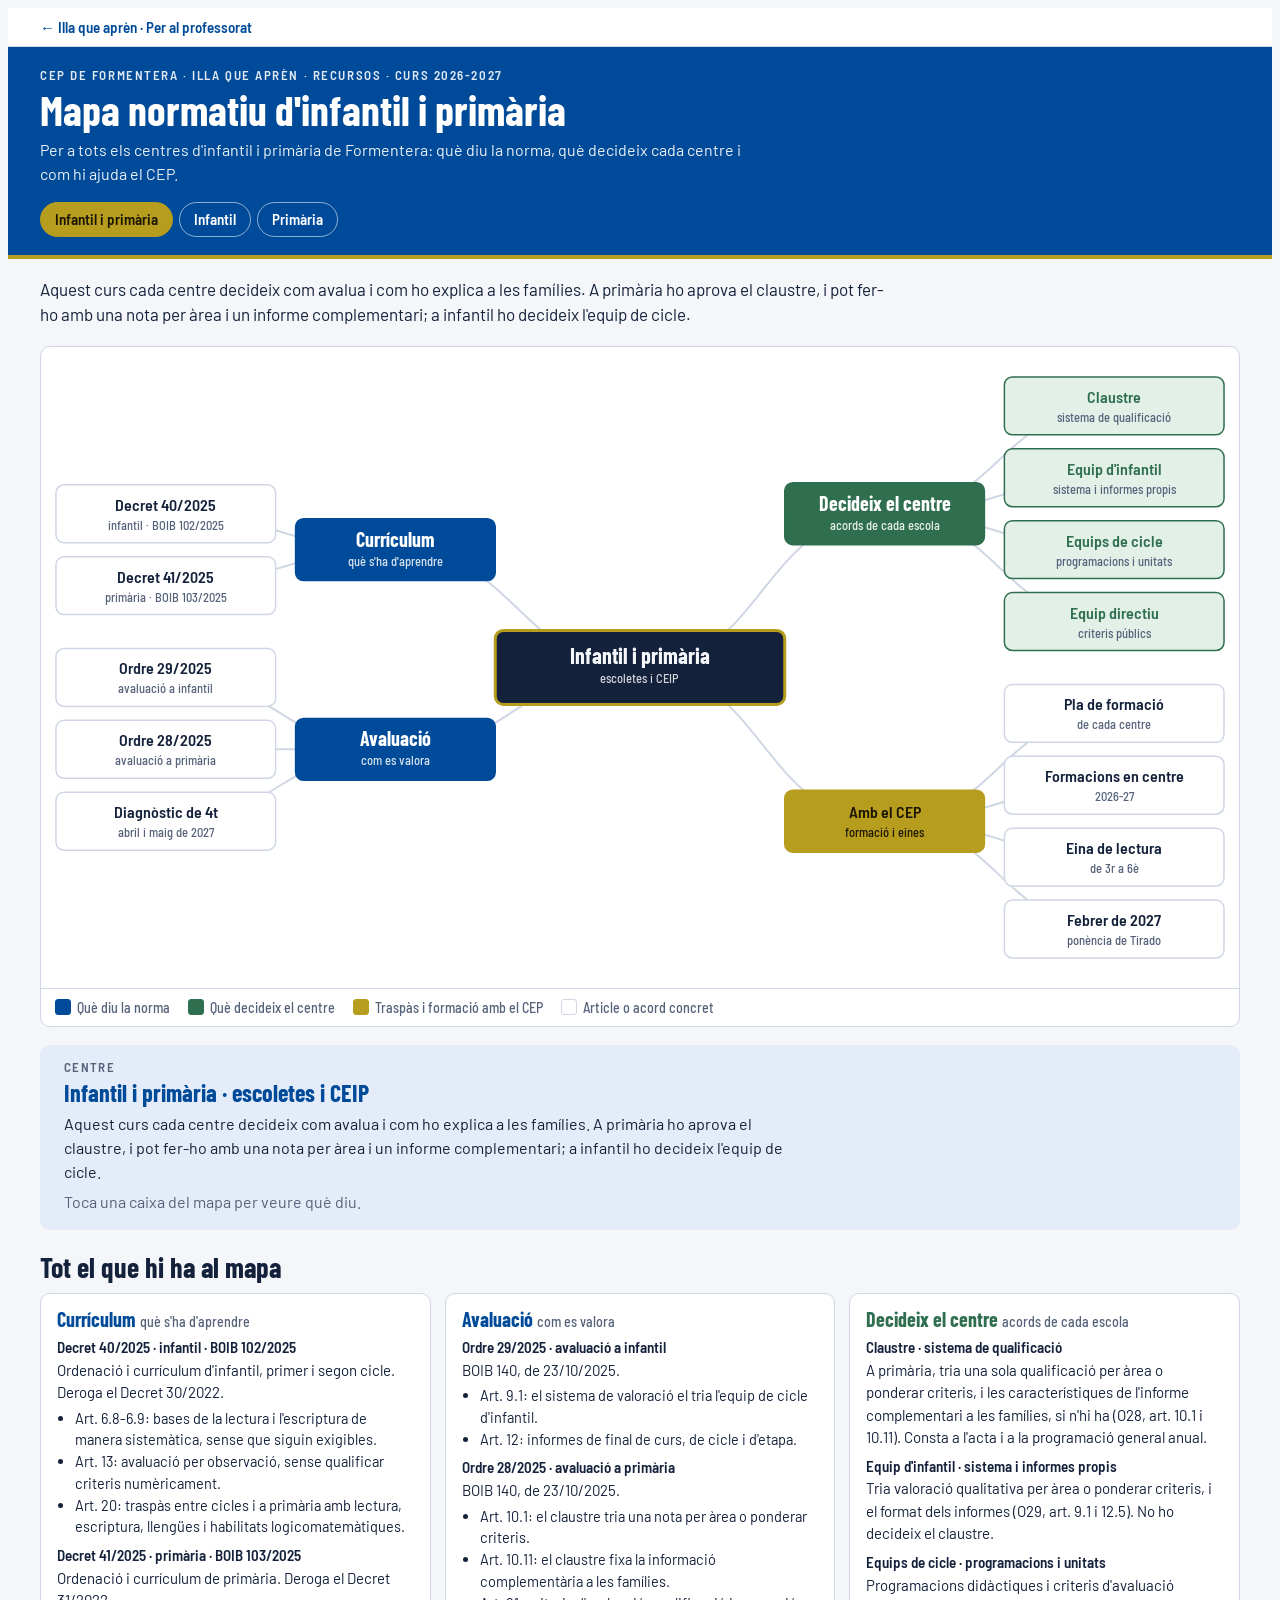
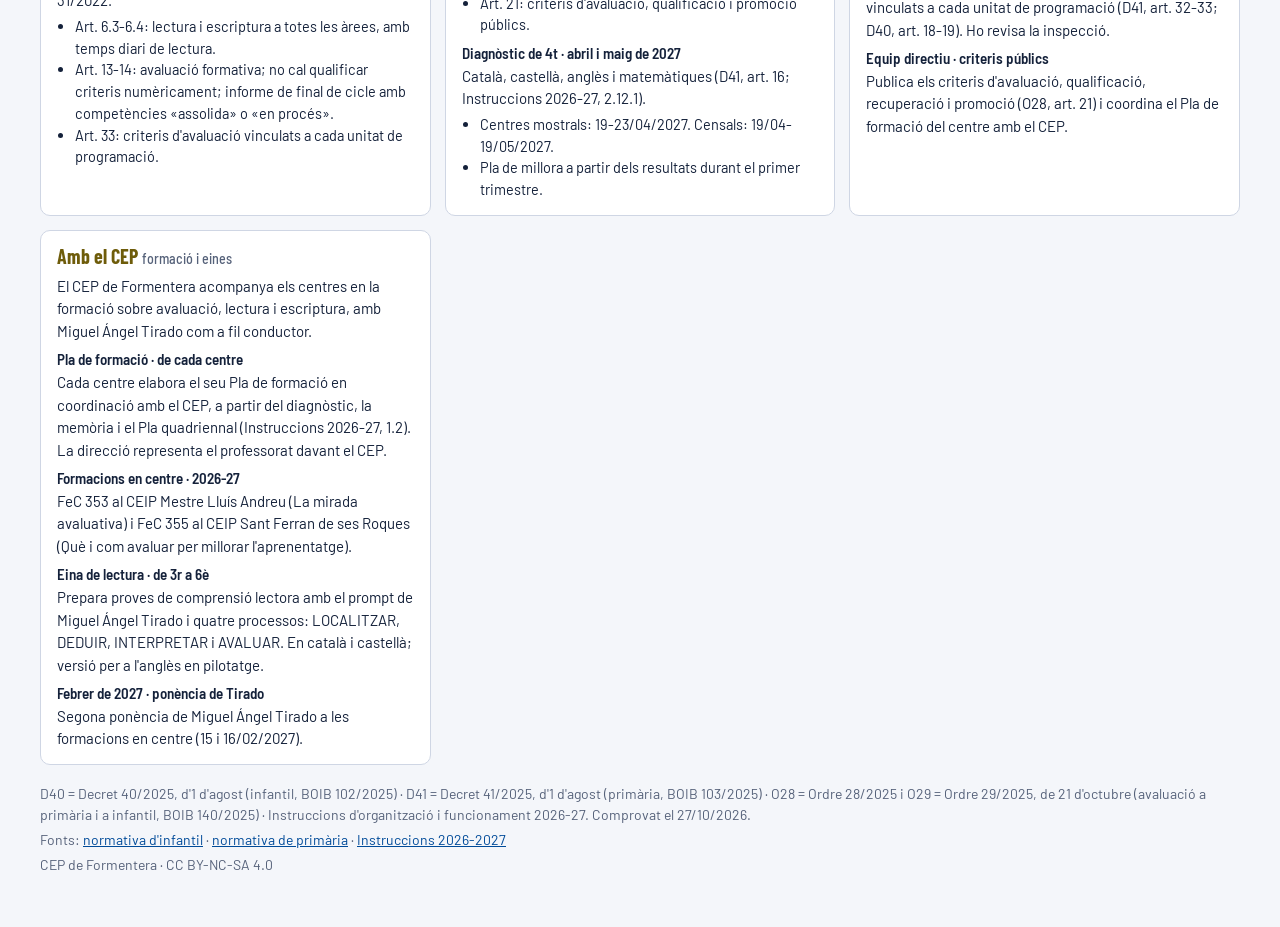
<file: recursos/mapa-normatiu/index.html>
<!doctype html>
<html lang="ca">
<head>
<meta charset="utf-8">
<meta name="viewport" content="width=device-width, initial-scale=1, viewport-fit=cover">
<meta name="description" content="Mapa normatiu d'infantil i primària a les Illes Balears, curs 2026-2027: currículum, avaluació, decisions de centre i traspàs. CEP de Formentera.">
<title>Mapa normatiu d'infantil i primària</title>
<link rel="preconnect" href="https://fonts.googleapis.com">
<link rel="stylesheet" href="https://fonts.googleapis.com/css2?family=Barlow+Condensed:wght@600;700&family=Barlow:wght@400;500;600;700&family=Barlow+Semi+Condensed:wght@500;600&display=swap">
<style>
/* Layout: capçalera blava del CEP amb pestanyes (tot el centre, infantil, primària); mapa radial al centre; a sota, la llista de tot el que diu cada caixa, que també és la segona pàgina en imprimir */
:root{
  --bg:#f4f6fa; --surface:#ffffff; --fg:#14213a; --muted:#56627a; --line:#cfd6e4;
  --blue:#004B99; --blue-soft:#e3ecf8; --gold:#B79D1E; --gold-soft:#f5efd3; --gold-ink:#6e5c0a;
  --on-blue:#ffffff; --green:#2f6f4f; --green-soft:#e2f0e8;
  --display:"Barlow Condensed","Arial Narrow",Arial,sans-serif;
  --body:"Barlow",system-ui,-apple-system,"Segoe UI",sans-serif;
  --ui:"Barlow Semi Condensed","Arial Narrow",Arial,sans-serif;
}
@media (prefers-color-scheme:dark){:root:not([data-theme="light"]){
  --bg:#0c1322; --surface:#141e33; --fg:#e6ebf5; --muted:#9aa6bf; --line:#2b3954;
  --blue:#5e9de6; --blue-soft:#162a4b; --gold:#d6bb45; --gold-soft:#302a10; --gold-ink:#e8d27a;
  --on-blue:#0c1322; --green:#6fcf9b; --green-soft:#12301f; color-scheme:dark}}
:root[data-theme="dark"]{
  --bg:#0c1322; --surface:#141e33; --fg:#e6ebf5; --muted:#9aa6bf; --line:#2b3954;
  --blue:#5e9de6; --blue-soft:#162a4b; --gold:#d6bb45; --gold-soft:#302a10; --gold-ink:#e8d27a;
  --on-blue:#0c1322; --green:#6fcf9b; --green-soft:#12301f; color-scheme:dark}
body{background:var(--bg);color:var(--fg);font:16px/1.5 var(--body)}
.wrap{max-width:1200px;margin:0 auto;padding-left:max(16px,env(safe-area-inset-left,0px));padding-right:max(16px,env(safe-area-inset-right,0px))}
header.top{background:var(--blue);color:var(--on-blue)}
header.top .wrap{padding-block:22px 18px;display:grid;gap:6px}
.eyebrow{font:600 13px/1 var(--ui);letter-spacing:.12em;text-transform:uppercase;opacity:.88}
h1{font:700 clamp(28px,4.6vw,42px)/1.04 var(--display);margin:0;text-wrap:balance}
header.top p{margin:0;max-width:78ch;opacity:.93}
nav.tabs{display:flex;flex-wrap:wrap;gap:6px;margin-top:10px}
nav.tabs button{font:600 15px/1 var(--ui);border:1px solid rgba(255,255,255,.55);background:transparent;color:var(--on-blue);border-radius:999px;padding:9px 14px;cursor:pointer}
nav.tabs button[aria-selected="true"]{background:var(--gold);border-color:var(--gold);color:#1b1503}
nav.tabs button:focus-visible{outline:3px solid var(--gold);outline-offset:2px}
.rule{height:4px;background:var(--gold)}
main.wrap{padding-block:18px 44px;display:grid;gap:18px}
main.wrap>*{min-width:0}
.lead{font-size:17px;margin:0;max-width:85ch}
.mapbox{background:var(--surface);border:1px solid var(--line);border-radius:10px;overflow-x:auto}
svg.map{display:block;width:100%;min-width:760px;height:auto}
.map .edge{fill:none;stroke:var(--line);stroke-width:2}
.map .node rect{fill:var(--surface);stroke:var(--line);stroke-width:1.5}
.map .node .l{font:600 16px var(--ui);fill:var(--fg)}
.map .node .s{font:500 12.5px var(--ui);fill:var(--muted)}
.map .node.hub rect{fill:var(--blue);stroke:var(--blue)}
.map .node.hub .l{fill:var(--on-blue);font:700 20px var(--display)}
.map .node.hub .s{fill:var(--on-blue);opacity:.85}
.map .node.dec rect{fill:var(--green-soft);stroke:var(--green)}
.map .node.dec .l{fill:var(--green)}
.map .node.hubdec rect{fill:var(--green);stroke:var(--green)}
.map .node.hubdec .l{fill:var(--surface);font:700 20px var(--display)}
.map .node.hubdec .s{fill:var(--surface);opacity:.9}
.map .node.cep rect{fill:var(--gold);stroke:var(--gold)}
.map .node.cep .l,.map .node.cep .s{fill:#1b1503}
.map .node.center rect{fill:var(--fg);stroke:var(--fg)}
.map .node.center .l{fill:var(--bg);font:700 22px var(--display)}
.map .node.center .s{fill:var(--bg);opacity:.85}
.map .node{cursor:pointer}
.map .node:focus-visible rect,.map .node.sel rect{stroke:var(--gold);stroke-width:3}
.legend{display:flex;flex-wrap:wrap;gap:8px 18px;padding:10px 14px;border-top:1px solid var(--line);font:500 14px var(--ui);color:var(--muted)}
.legend i{display:inline-block;width:14px;height:14px;border-radius:3px;vertical-align:-2px;margin-right:6px;border:1.5px solid var(--line)}
.legend .b{background:var(--blue);border-color:var(--blue)} .legend .g{background:var(--gold);border-color:var(--gold)} .legend .v{background:var(--green);border-color:var(--green)}
.detail{background:var(--blue-soft);border-radius:10px;padding:16px clamp(16px,3vw,24px);display:grid;gap:6px;min-width:0}
.detail .kind{font:600 13px/1 var(--ui);letter-spacing:.1em;text-transform:uppercase;color:var(--muted)}
.detail h2{font:700 24px/1.1 var(--display);margin:0;color:var(--blue)}
.detail p{margin:0;max-width:80ch} .detail ul{margin:0;padding-left:20px;max-width:85ch}
h2.sec{font:700 28px/1.1 var(--display);margin:4px 0 0}
.groups{display:grid;grid-template-columns:repeat(auto-fit,minmax(330px,1fr));gap:14px}
.grp{background:var(--surface);border:1px solid var(--line);border-radius:10px;padding:14px 16px;display:grid;gap:8px;align-content:start;min-width:0}
.grp h3{font:700 20px/1.1 var(--display);margin:0;color:var(--blue)}
.grp.dec h3{color:var(--green)} .grp.cep h3{color:var(--gold-ink)}
.item{display:grid;gap:2px}
.item b{font:600 15px/1.25 var(--ui)}
.item span{font-size:15px;color:var(--fg)}
.item ul{margin:2px 0 0;padding-left:18px;font-size:14.5px}
footer{color:var(--muted);font-size:14px;line-height:1.5;display:grid;gap:4px}
footer a{color:var(--blue)}
@media (prefers-reduced-motion:reduce){*{transition:none!important}}
@media print{
  @page{size:A4 landscape;margin:10mm}
  :root,:root[data-theme="dark"]{--bg:#fff;--surface:#fff;--fg:#14213a;--muted:#56627a;--line:#cfd6e4;--blue:#004B99;--blue-soft:#e6eef8;--gold:#B79D1E;--gold-soft:#f6f0d6;--gold-ink:#6b5a0c;--on-blue:#fff;--green:#2f6f4f;--green-soft:#e2f0e8;color-scheme:light}
  body{font-size:10.5pt;-webkit-print-color-adjust:exact;print-color-adjust:exact}
  .wrap{max-width:none;padding:0}
  header.top .wrap{padding:12px 16px}
  h1{font-size:24pt} header.top p{font-size:10pt}
  nav.tabs,.detail,footer .noprint{display:none}
  main.wrap{padding:8px 0 0;gap:8px}
  .lead{font-size:10.5pt}
  .mapbox{border:0;overflow:visible} svg.map{min-width:0;width:auto;height:128mm;margin:0 auto}
  .listing{break-before:page}
  .groups{grid-template-columns:repeat(4,1fr);gap:7px}
  .grp{padding:8px 10px;gap:5px;break-inside:avoid}
  .grp h3{font-size:12pt} .item b{font-size:8.8pt} .item span,.item ul{font-size:8.4pt;line-height:1.3}
  h2.sec{font-size:15pt}
  footer{font-size:8pt}
}
.backbar{background:var(--surface);border-bottom:1px solid var(--line)}.backbar .wrap{padding-block:10px;font:600 15px var(--ui)}.backbar a{color:var(--blue);text-decoration:none}.backbar a:hover{text-decoration:underline}
@media print{.backbar{display:none}}
</style>
</head>
<body>
<div class="backbar"><div class="wrap"><a href="../../index.html#recursos">← Illa que aprèn · Per al professorat</a></div></div>


<header class="top"><div class="wrap">
  <div class="eyebrow">CEP de Formentera · Illa que aprèn · Recursos · Curs 2026-2027</div>
  <h1 id="h1">Mapa normatiu d'infantil i primària</h1>
  <p id="sub"></p>
  <nav class="tabs" role="tablist" aria-label="Vista del mapa">
    <button type="button" role="tab" id="tab-centre" data-view="centre">Infantil i primària</button>
    <button type="button" role="tab" id="tab-infantil" data-view="infantil">Infantil</button>
    <button type="button" role="tab" id="tab-primaria" data-view="primaria">Primària</button>
  </nav>
</div></header>
<div class="rule"></div>

<main class="wrap">
  <p class="lead" id="lead"></p>
  <div class="mapbox">
    <svg class="map" id="map" viewBox="0 0 1200 760" role="group" aria-label="Mapa mental"></svg>
    <div class="legend">
      <span><i class="b"></i>Què diu la norma</span>
      <span><i class="v"></i>Què decideix el centre</span>
      <span><i class="g"></i>Traspàs i formació amb el CEP</span>
      <span><i></i>Article o acord concret</span>
    </div>
  </div>
  <section class="detail" id="detail" aria-live="polite"></section>
  <section class="listing" style="display:grid;gap:10px">
    <h2 class="sec" id="listTitle">Tot el que hi ha al mapa</h2>
    <div class="groups" id="groups"></div>
  </section>
  <footer>
    <div>D40 = Decret 40/2025, d'1 d'agost (infantil, BOIB 102/2025) · D41 = Decret 41/2025, d'1 d'agost (primària, BOIB 103/2025) · O28 = Ordre 28/2025 i O29 = Ordre 29/2025, de 21 d'octubre (avaluació a primària i a infantil, BOIB 140/2025) · Instruccions d'organització i funcionament 2026-27. Comprovat el 27/10/2026.</div>
    <div class="noprint">Fonts: <a href="https://caib.es/sites/lomloe/ca/inf_normativa/" target="_blank" rel="noopener">normativa d'infantil</a> · <a href="https://caib.es/sites/lomloe/ca/prim_normativa/" target="_blank" rel="noopener">normativa de primària</a> · <a href="https://intranet.caib.es/sites/instruccions201617/ca/centres_pablics_deducacia_infantil_educacia_primaria_i_educacia_secundaria_2026-2027/" target="_blank" rel="noopener">Instruccions 2026-2027</a></div>
    <div>CEP de Formentera · CC BY-NC-SA 4.0</div>
  </footer>
</main>

<script>
/* Cada vista: un centre, uns blocs (hubs) i les seves caixes (fulles). side: L o R. cls: hub | hubdec | cep */
const CEP_PRI = {id:"cep",side:"R",cls:"cep",l:"Amb el CEP",s:"formació i eines",kind:"Formació",
  p:"El CEP de Formentera acompanya els centres en la formació sobre avaluació, lectura i escriptura, amb Miguel Ángel Tirado com a fil conductor.",
  leaves:[
   {l:"Pla de formació",s:"de cada centre",p:"Cada centre elabora el seu Pla de formació en coordinació amb el CEP, a partir del diagnòstic, la memòria i el Pla quadriennal (Instruccions 2026-27, 1.2). La direcció representa el professorat davant el CEP."},
   {l:"Formacions en centre",s:"2026-27",p:"FeC 353 al CEIP Mestre Lluís Andreu (La mirada avaluativa) i FeC 355 al CEIP Sant Ferran de ses Roques (Què i com avaluar per millorar l'aprenentatge)."},
   {l:"Eina de lectura",s:"de 3r a 6è",p:"Prepara proves de comprensió lectora amb el prompt de Miguel Ángel Tirado i quatre processos: LOCALITZAR, DEDUIR, INTERPRETAR i AVALUAR. En català i castellà; versió per a l'anglès en pilotatge."},
   {l:"Febrer de 2027",s:"ponència de Tirado",p:"Segona ponència de Miguel Ángel Tirado a les formacions en centre (15 i 16/02/2027)."}
  ]};

const VIEWS = {
 centre:{
  title:"Mapa normatiu d'infantil i primària", center:{l:"Infantil i primària",s:"escoletes i CEIP"},
  sub:"Per a tots els centres d'infantil i primària de Formentera: què diu la norma, què decideix cada centre i com hi ajuda el CEP.",
  lead:"Aquest curs cada centre decideix com avalua i com ho explica a les famílies. A primària ho aprova el claustre, i pot fer-ho amb una nota per àrea i un informe complementari; a infantil ho decideix l'equip de cicle.",
  hubs:[
   {id:"cur",side:"L",cls:"hub",l:"Currículum",s:"què s'ha d'aprendre",leaves:[
     {l:"Decret 40/2025",s:"infantil · BOIB 102/2025",p:"Ordenació i currículum d'infantil, primer i segon cicle. Deroga el Decret 30/2022.",li:["Art. 6.8-6.9: bases de la lectura i l'escriptura de manera sistemàtica, sense que siguin exigibles.","Art. 13: avaluació per observació, sense qualificar criteris numèricament.","Art. 20: traspàs entre cicles i a primària amb lectura, escriptura, llengües i habilitats logicomatemàtiques."]},
     {l:"Decret 41/2025",s:"primària · BOIB 103/2025",p:"Ordenació i currículum de primària. Deroga el Decret 31/2022.",li:["Art. 6.3-6.4: lectura i escriptura a totes les àrees, amb temps diari de lectura.","Art. 13-14: avaluació formativa; no cal qualificar criteris numèricament; informe de final de cicle amb competències «assolida» o «en procés».","Art. 33: criteris d'avaluació vinculats a cada unitat de programació."]}]},
   {id:"ava",side:"L",cls:"hub",l:"Avaluació",s:"com es valora",leaves:[
     {l:"Ordre 29/2025",s:"avaluació a infantil",p:"BOIB 140, de 23/10/2025.",li:["Art. 9.1: el sistema de valoració el tria l'equip de cicle d'infantil.","Art. 12: informes de final de curs, de cicle i d'etapa."]},
     {l:"Ordre 28/2025",s:"avaluació a primària",p:"BOIB 140, de 23/10/2025.",li:["Art. 10.1: el claustre tria una nota per àrea o ponderar criteris.","Art. 10.11: el claustre fixa la informació complementària a les famílies.","Art. 21: criteris d'avaluació, qualificació i promoció públics."]},
     {l:"Diagnòstic de 4t",s:"abril i maig de 2027",p:"Català, castellà, anglès i matemàtiques (D41, art. 16; Instruccions 2026-27, 2.12.1).",li:["Centres mostrals: 19-23/04/2027. Censals: 19/04-19/05/2027.","Pla de millora a partir dels resultats durant el primer trimestre."]}]},
   {id:"dec",side:"R",cls:"hubdec",l:"Decideix el centre",s:"acords de cada escola",leaves:[
     {cls:"dec",l:"Claustre",s:"sistema de qualificació",p:"A primària, tria una sola qualificació per àrea o ponderar criteris, i les característiques de l'informe complementari a les famílies, si n'hi ha (O28, art. 10.1 i 10.11). Consta a l'acta i a la programació general anual."},
     {cls:"dec",l:"Equip d'infantil",s:"sistema i informes propis",p:"Tria valoració qualitativa per àrea o ponderar criteris, i el format dels informes (O29, art. 9.1 i 12.5). No ho decideix el claustre."},
     {cls:"dec",l:"Equips de cicle",s:"programacions i unitats",p:"Programacions didàctiques i criteris d'avaluació vinculats a cada unitat de programació (D41, art. 32-33; D40, art. 18-19). Ho revisa la inspecció."},
     {cls:"dec",l:"Equip directiu",s:"criteris públics",p:"Publica els criteris d'avaluació, qualificació, recuperació i promoció (O28, art. 21) i coordina el Pla de formació del centre amb el CEP."}]},
   CEP_PRI
  ]},
 infantil:{
  title:"Mapa normatiu d'infantil", center:{l:"Infantil",s:"primer cicle 0-3 · segon cicle 3-6"},
  sub:"Per a escoletes (0-3 anys) i escoles d'infantil (3-6 anys): què diu la norma, què decideix l'equip i com es fa el traspàs.",
  lead:"A infantil s'avalua observant i descrivint, sense notes. El sistema el decideix l'equip de cicle, i el que es registra al final de cada cicle sobre el desenvolupament, la lectura i l'escriptura és el punt de partida de l'etapa següent.",
  hubs:[
   {id:"cur",side:"L",cls:"hub",l:"Decret 40/2025",s:"currículum d'infantil",leaves:[
     {l:"Art. 6.7-6.8",s:"aproximació i treball sistemàtic",p:"Es pot afavorir una primera aproximació a la lectura i l'escriptura, sense que sigui exigible per començar primària. Al segon cicle es treballen de manera sistemàtica i estructurada les habilitats que les afavoreixen."},
     {l:"Art. 6.9",s:"bases de la lectura",p:"La iniciació a la lectura i l'escriptura és el fonament: cal treballar atenció, percepció, memòria visual i auditiva i consciència fonològica."},
     {l:"Art. 11",s:"llengua estrangera",p:"Des del segon cicle, obligatòria al darrer curs, dins l'àrea de Comunicació i representació de la realitat."},
     {l:"Art. 13",s:"avaluar observant",p:"Avaluació global, contínua i formativa. L'observació directa i sistemàtica és la tècnica principal. No és obligatori qualificar els criteris numèricament. En acabar el primer cicle i l'etapa, el tutor emet un informe."}]},
   {id:"ava",side:"L",cls:"hub",l:"Ordre 29/2025",s:"avaluació a infantil",leaves:[
     {l:"Art. 7",s:"avaluació inicial",p:"Quan l'infant s'incorpora a l'etapa es recullen les dades més significatives. A principi de curs, entrevista amb la família i observació directa."},
     {l:"Art. 8",s:"sessions",p:"Mínim dues sessions de seguiment i una final. Les valoracions són qualitatives i descriptives."},
     {l:"Art. 12",s:"informes",p:"Informe final de cada curs. Final del primer cicle: annex 1. Final d'etapa: annex 2, amb cada competència específica «assolida» o «en procés»."},
     {l:"Art. 18",s:"traspàs",p:"Entre cicles i a primària s'han de traspassar el desenvolupament, l'autonomia i la comunicació, i el progrés en lectura, escriptura, habilitats logicomatemàtiques i llengües."}]},
   {id:"cic",side:"R",cls:"hubdec",l:"Decideix l'equip",s:"de cicle",leaves:[
     {cls:"dec",l:"Sistema de valoració",s:"O29, art. 9.1",p:"L'equip de cicle tria entre (a) valoració qualitativa de cada àrea o (b) ponderar els criteris d'avaluació."},
     {cls:"dec",l:"Format dels informes",s:"O29, art. 12.5",p:"El centre determina el format i la forma de registre dels informes de final de cicle i d'etapa, i ho fa constar a la programació general anual."},
     {cls:"dec",l:"Pauta comuna",s:"entrevista i observació",p:"Les dades i els instruments de l'avaluació inicial els decideix l'equip de cicle i consten a la concreció curricular (O29, art. 7.3)."},
     {cls:"dec",l:"Programacions",s:"D40, art. 18-19",p:"Programació per curs i cicle; cada unitat de programació porta els criteris d'avaluació associats."}]},
   {id:"tra",side:"R",cls:"cep",l:"Traspàs i coordinació",s:"d'una etapa a l'altra",leaves:[
     {l:"Escoleta → 3 anys",s:"D40, art. 20.2",p:"Coordinació entre els centres que imparteixen cicles diferents. El traspàs inclou el desenvolupament global, l'autonomia i la comunicació (O29, art. 18.2), amb l'informe de final del primer cicle (annex 1)."},
     {l:"5 anys → 1r",s:"O29, art. 18",p:"L'informe de final d'etapa és la base de l'avaluació inicial de 1r de primària. Inclou com va cada infant en lectura, escriptura i llengües."},
     {l:"Amb el CEP",s:"Pla de formació",p:"El Pla de formació del centre es fa en coordinació amb el CEP (Instruccions 2026-27, 1.2). L'eina de comprensió lectora del CEP comença a 3r de primària: a infantil cal triar altres instruments."}]}
  ]},
 primaria:{
  title:"Mapa normatiu de primària", center:{l:"Primària",s:"de 1r a 6è"},
  sub:"Per a totes les escoles de primària: què diu la norma, què decideix el claustre i què toca a cada cicle.",
  lead:"A primària el claustre tria una nota per àrea o ponderar criteris, i pot afegir un informe complementari a les famílies. Al final de cada cicle l'equip docent valora cada competència clau com a «assolida» o «en procés».",
  hubs:[
   {id:"cur",side:"L",cls:"hub",l:"Decret 41/2025",s:"currículum de primària",leaves:[
     {l:"Art. 6.3-6.4",s:"lectura a totes les àrees",p:"Comprensió lectora i expressió oral i escrita a totes les àrees, amb temps diari de lectura recollit al projecte educatiu."},
     {l:"Art. 12 · annex 7",s:"horari",p:"El claustre aprova els criteris de l'horari. Català i castellà amb la mateixa càrrega dins cada cicle."},
     {l:"Art. 13-14",s:"avaluació formativa",p:"No és obligatori qualificar els criteris numèricament. Informe de final de cicle amb cada competència clau «assolida» o «en procés»."},
     {l:"Art. 33 i 35",s:"unitats i traspàs",p:"Criteris d'avaluació vinculats a cada unitat de programació (ho revisa la inspecció). Coordinació i traspàs amb infantil i amb l'ESO."}]},
   {id:"ava",side:"L",cls:"hub",l:"Ordre 28/2025",s:"avaluació a primària",leaves:[
     {l:"Art. 7-8",s:"sessions",p:"Una sessió inicial, dues de seguiment i una final per grup, amb informe a les famílies després de cada una (art. 12)."},
     {l:"Art. 10.1 i 10.11",s:"nota i informe complementari",p:"El claustre tria una sola qualificació per àrea o ponderar criteris, i fixa la informació complementària a les famílies."},
     {l:"Art. 10.12-14 i 11",s:"final de cicle i promoció",p:"Final del primer curs del cicle: actes. Final del segon: competències clau, mesures de suport, promoció i actes."},
     {l:"Art. 17 i 21",s:"final d'etapa i criteris",p:"L'informe de final de 6è és document oficial. Criteris d'avaluació, qualificació i promoció públics."}]},
   {id:"cic",side:"R",cls:"hubdec",l:"Per cicles",s:"què toca a cada un",leaves:[
     {cls:"dec",l:"Primer cicle",s:"1r i 2n",p:"Rep l'informe d'infantil i el fa servir a l'avaluació inicial. Lectura inicial i fluïdesa. L'eina de comprensió lectora del CEP no hi arriba: cal triar instruments propis."},
     {cls:"dec",l:"Segon cicle",s:"3r i 4t",p:"Primer cicle on arriba l'eina de comprensió lectora. Proves de diagnòstic de 4t a l'abril i maig de 2027."},
     {cls:"dec",l:"Tercer cicle",s:"5è i 6è",p:"Eina de comprensió lectora a 5è i 6è. Informe de final d'etapa amb mesures per a l'ESO i traspàs a l'institut."},
     {cls:"dec",l:"Claustre",s:"acord de centre",p:"Aprova el sistema de qualificació i, si n'hi ha, l'informe complementari (O28, art. 10.1 i 10.11), i el centre publica criteris d'avaluació, qualificació, recuperació i promoció (art. 21)."}]},
   CEP_PRI
  ]}
};

const NS="http://www.w3.org/2000/svg", svg=document.getElementById("map");
const mk=(t,a)=>{const e=document.createElementNS(NS,t);for(const k in a)e.setAttribute(k,a[k]);return e};
const curve=(a,b)=>{const dx=(b.x-a.x)/2;return `M${a.x},${a.y} C${a.x+dx},${a.y} ${b.x-dx},${b.y} ${b.x},${b.y}`};
function esc(s){const d=document.createElement("div");d.textContent=s;return d.innerHTML}
const det=document.getElementById("detail");
let nodes=[];

function layout(v){
  const W=1200, LH=58, GAP=14, HG=34;
  const C={x:600,y:0,w:290,h:74,cls:"center",l:v.center.l,s:v.center.s,kind:"Centre",p:v.lead,li:[]};
  const sides={L:v.hubs.filter(h=>h.side==="L"),R:v.hubs.filter(h=>h.side==="R")};
  const H={};
  for(const sd of ["L","R"]){
    let total=0; sides[sd].forEach((h,i)=>{total+=h.leaves.length*(LH+GAP)-GAP+(i?HG:0)});
    H[sd]=total;
  }
  const height=Math.max(H.L,H.R)+60, out=[]; C.y=height/2;
  for(const sd of ["L","R"]){
    let y=(height-H[sd])/2;
    sides[sd].forEach((h,i)=>{
      if(i) y+=HG;
      const n=h.leaves.length, top=y, bh=n*(LH+GAP)-GAP;
      const hub={...h,x: sd==="L"?355:845,y:top+bh/2,w:200,h:62,kind:h.kind||"Bloc",p:h.p||"",li:h.li||[]};
      out.push({n:hub,parent:C});
      h.leaves.forEach((lf,j)=>{
        const leaf={...lf,x: sd==="L"?125:1075,y:top+j*(LH+GAP)+LH/2,w:220,h:LH,kind:lf.kind||h.l};
        out.push({n:leaf,parent:hub});
      });
      y+=bh;
    });
  }
  return {C,items:out,height};
}

function render(view){
  const v=VIEWS[view];
  document.getElementById("h1").textContent=v.title;
  document.getElementById("sub").textContent=v.sub;
  document.getElementById("lead").textContent=v.lead;
  document.title=v.title;
  document.querySelectorAll("nav.tabs button").forEach(b=>b.setAttribute("aria-selected",String(b.dataset.view===view)));
  const {C,items,height}=layout(v);
  svg.setAttribute("viewBox",`0 0 1200 ${height}`);
  svg.innerHTML="";
  const gE=mk("g",{}),gN=mk("g",{});svg.append(gE,gN);
  nodes=[C,...items.map(i=>i.n)];
  items.forEach(({n,parent})=>gE.append(mk("path",{class:"edge",d:curve(parent,n)})));
  nodes.forEach((n,i)=>{
    const g=mk("g",{class:"node "+(n.cls||""),tabindex:"0",role:"button","aria-label":n.l+": "+(n.s||"")});
    g.append(mk("rect",{x:n.x-n.w/2,y:n.y-n.h/2,width:n.w,height:n.h,rx:8}));
    const l=mk("text",{class:"l",x:n.x,y:n.y-(n.s?3:-5),"text-anchor":"middle"});l.textContent=n.l;g.append(l);
    if(n.s){const s=mk("text",{class:"s",x:n.x,y:n.y+16,"text-anchor":"middle"});s.textContent=n.s;g.append(s);}
    const go=()=>show(i,g);g.addEventListener("click",go);
    g.addEventListener("keydown",e=>{if(e.key==="Enter"||e.key===" "){e.preventDefault();go()}});
    gN.append(g);
  });
  show(0,gN.firstChild);
  // llistat complet
  const gw=document.getElementById("groups");gw.innerHTML="";
  v.hubs.forEach(h=>{
    const d=document.createElement("div");d.className="grp "+(h.cls==="hubdec"?"dec":h.cls==="cep"?"cep":"");
    d.innerHTML=`<h3>${esc(h.l)} <span style="font:500 14px var(--ui);color:var(--muted)">${esc(h.s)}</span></h3>`+(h.p?`<div class="item"><span>${esc(h.p)}</span></div>`:"")+
      h.leaves.map(lf=>`<div class="item"><b>${esc(lf.l)}${lf.s?" · "+esc(lf.s):""}</b><span>${esc(lf.p||"")}</span>${lf.li&&lf.li.length?"<ul>"+lf.li.map(x=>"<li>"+esc(x)+"</li>").join("")+"</ul>":""}</div>`).join("");
    gw.append(d);
  });
}
function show(i,g){
  const n=nodes[i];
  svg.querySelectorAll(".node.sel").forEach(x=>x.classList.remove("sel"));
  if(g) g.classList.add("sel");
  det.innerHTML=`<div class="kind">${esc(n.kind||"")}</div><h2>${esc(n.l)}${n.s?" · "+esc(n.s):""}</h2>`+(n.p?`<p>${esc(n.p)}</p>`:"")+
    (n.li&&n.li.length?`<ul>${n.li.map(x=>"<li>"+esc(x)+"</li>").join("")}</ul>`:"")+
    (i===0?`<p style="color:var(--muted)">Toca una caixa del mapa per veure què diu.</p>`:"");
}
function current(){const h=(location.hash||"").slice(1);return VIEWS[h]?h:"centre"}
document.querySelectorAll("nav.tabs button").forEach(b=>b.addEventListener("click",()=>{location.hash=b.dataset.view}));
window.addEventListener("hashchange",()=>render(current()));
render(current());
</script>

</body>
</html>
</file>
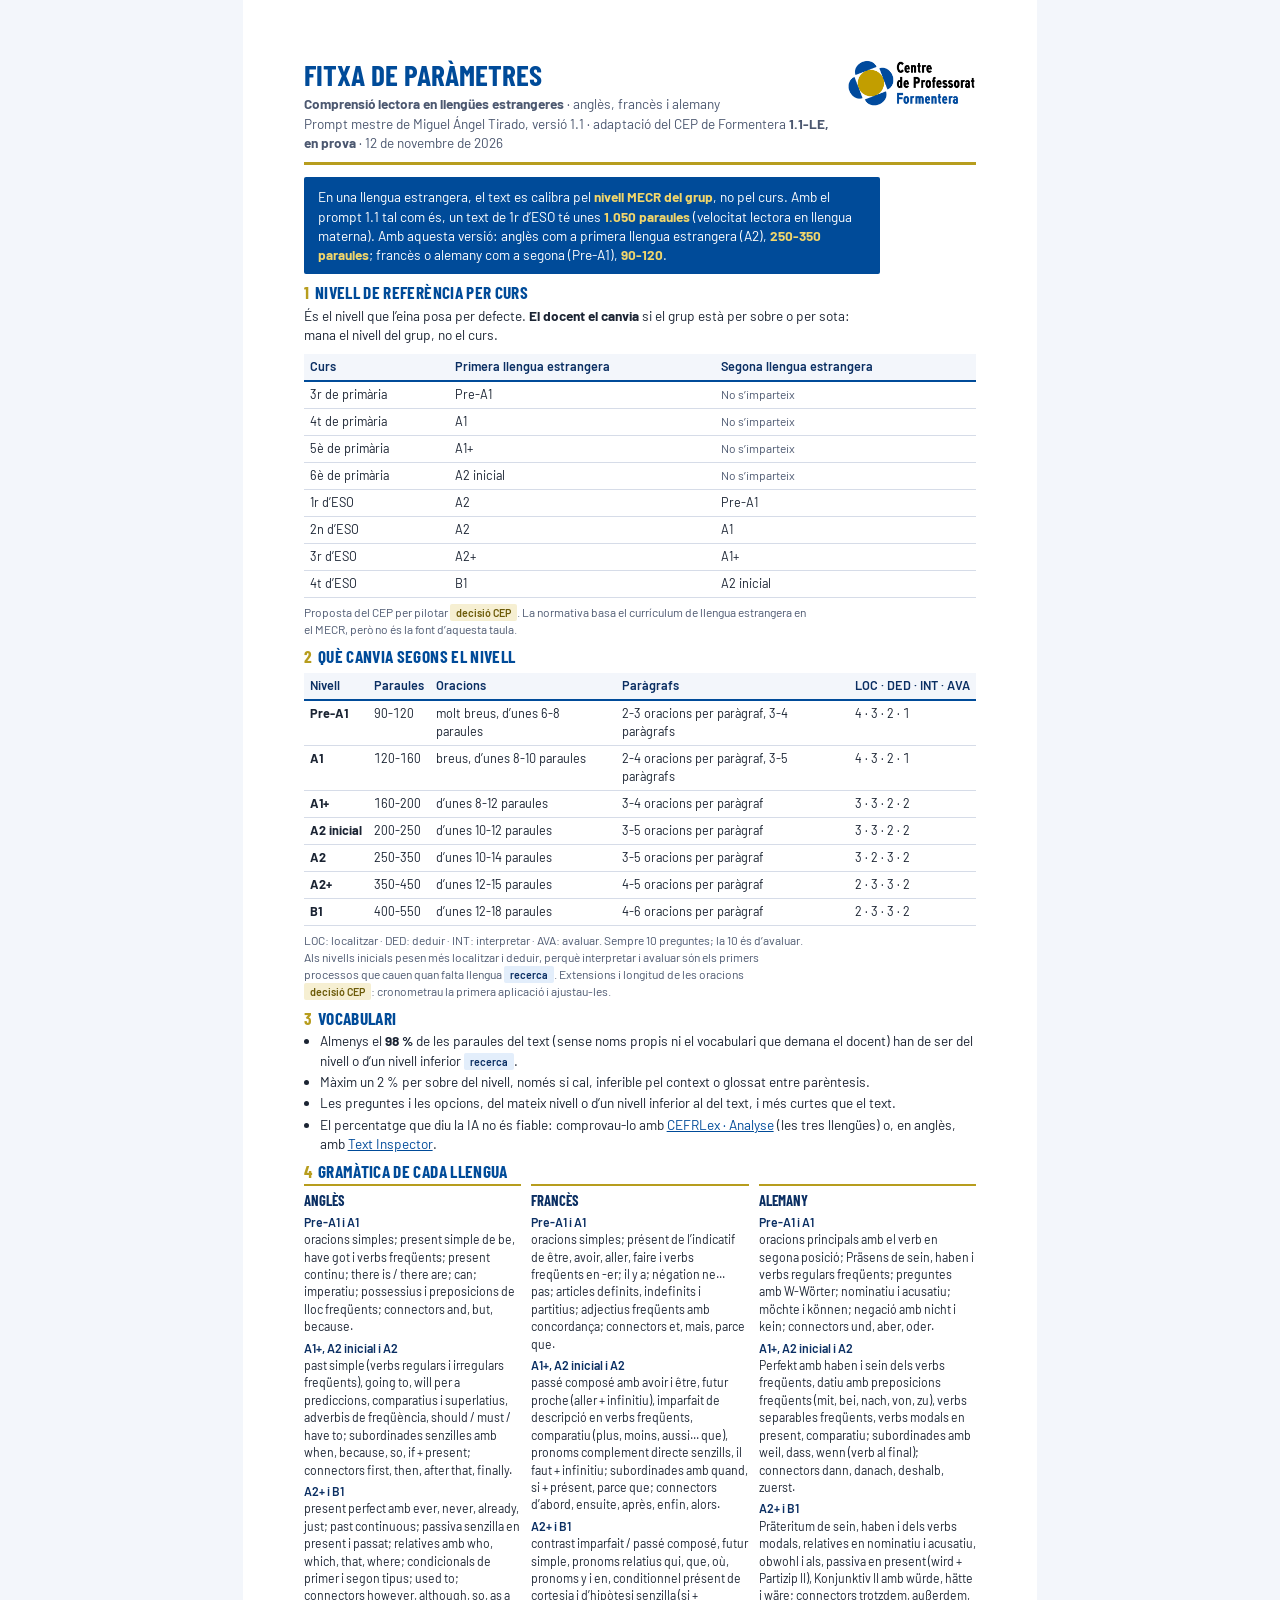
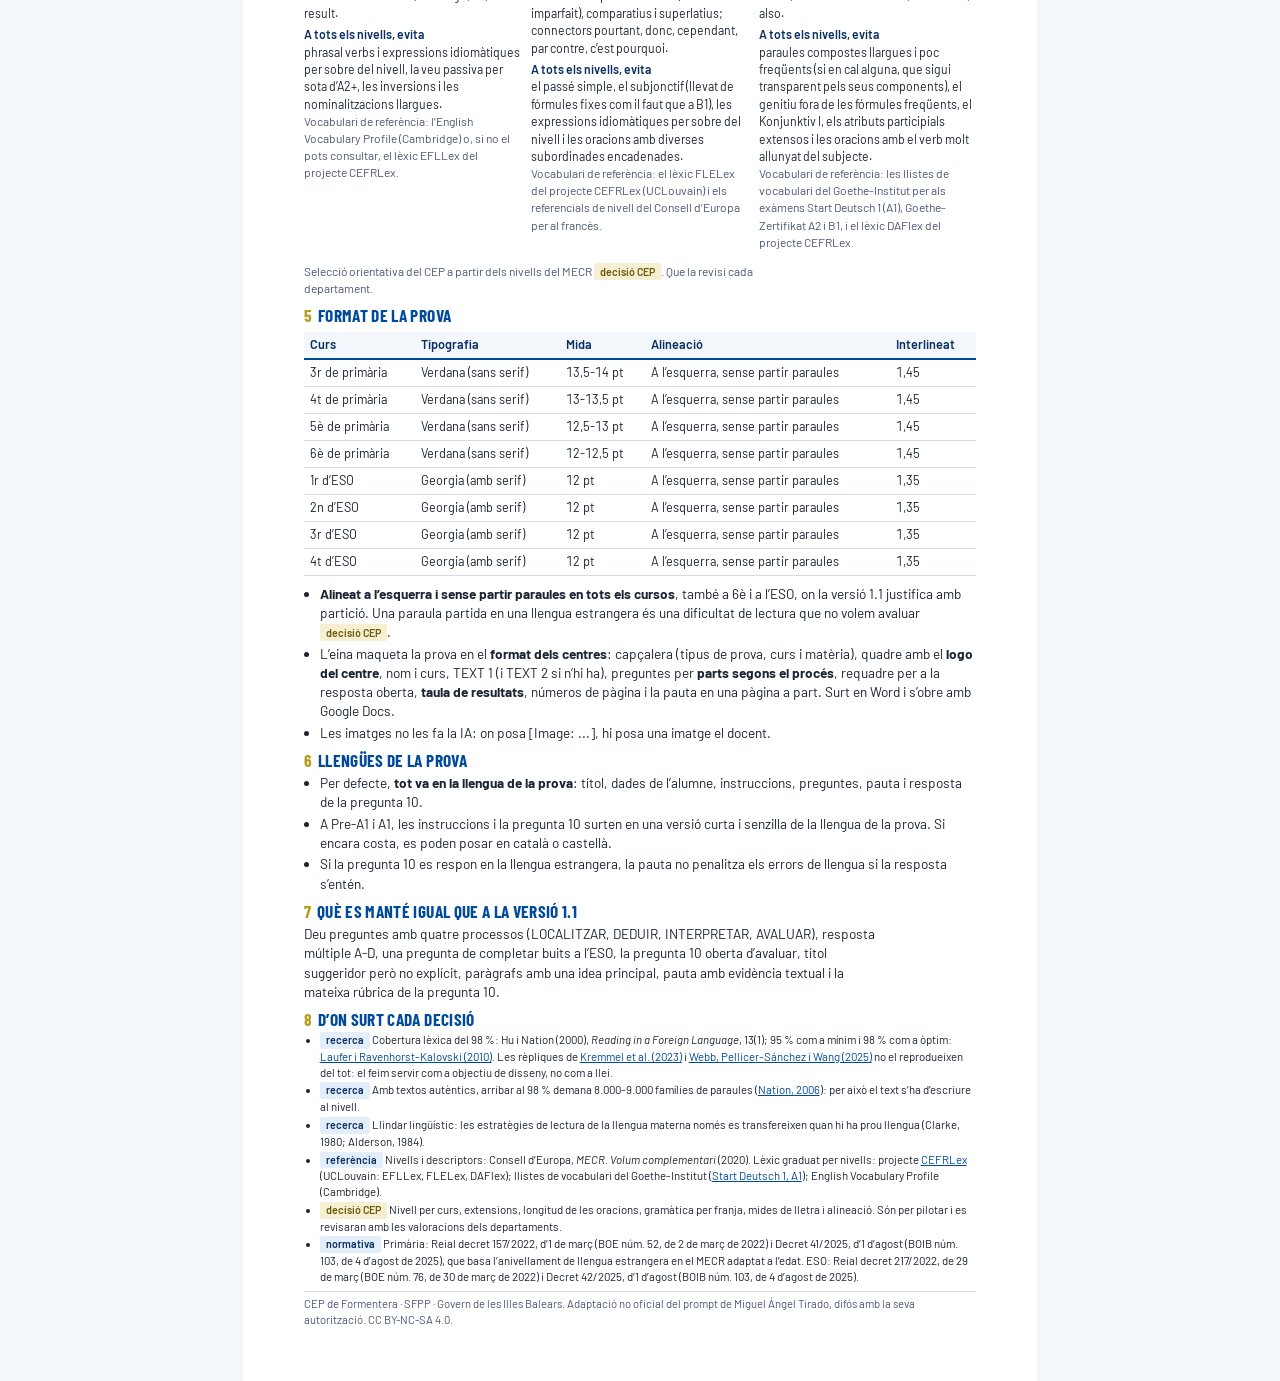
<file: recursos/eina-lectura-idiomes/parametres.html>
<!doctype html>
<html lang="ca">
<head>
<meta charset="utf-8">
<meta name="viewport" content="width=device-width, initial-scale=1">
<title>Fitxa de paràmetres · Comprensió lectora en llengües estrangeres</title>
<link rel="preconnect" href="https://fonts.googleapis.com">
<link rel="preconnect" href="https://fonts.gstatic.com" crossorigin>
<link rel="stylesheet" href="https://fonts.googleapis.com/css2?family=Barlow+Condensed:wght@600;700&family=Barlow:ital,wght@0,400;0,600;1,400&display=swap">
<style>
:root{--blau:#004B99;--blau-fosc:#0b2f63;--or:#B79D1E;--or-suau:#f6efd2;--tinta:#1b2433;--tinta-2:#4c5870;--linia:#d6dce8;--paper:#fff;--paper-2:#f3f6fb}
*{box-sizing:border-box}
html{background:var(--paper-2)}
body{margin:0;background:var(--paper-2);color:var(--tinta);font:10.2pt/1.42 Barlow,"Segoe UI",Arial,sans-serif}
.full{background:var(--paper);max-width:210mm;margin:0 auto;padding:16mm 16mm 14mm;padding-left:max(16px,16mm);padding-right:max(16px,16mm)}
@media (max-width:640px){.full{padding:20px max(16px,env(safe-area-inset-left,0px)) 20px max(16px,env(safe-area-inset-right,0px))}}
header{display:flex;justify-content:space-between;align-items:flex-start;gap:16px;border-bottom:3px solid var(--or);padding-bottom:10px;margin-bottom:12px}
.ttl{flex:1;min-width:0}
@media (max-width:520px){header{flex-direction:column-reverse}}
header img{height:46px;width:auto}
.ttl h1{font:700 22pt/1.02 "Barlow Condensed","Arial Narrow",Arial,sans-serif;text-transform:uppercase;color:var(--blau);margin:0 0 4px;text-wrap:balance}
.ttl p{margin:0;color:var(--tinta-2)}
h2{font:700 13pt/1.1 "Barlow Condensed","Arial Narrow",Arial,sans-serif;text-transform:uppercase;letter-spacing:.02em;color:var(--blau);margin:9px 0 3px;break-after:avoid}
h2 span{color:var(--or);margin-right:6px}
h3{font:700 11pt/1.2 "Barlow Condensed","Arial Narrow",Arial,sans-serif;text-transform:uppercase;color:var(--blau-fosc);margin:0 0 4px}
p{margin:0 0 6px;max-width:72ch}
.idea{background:var(--blau);color:#fff;padding:10px 14px;border-radius:2px;margin:0 0 4px}
.idea b{color:#f1d66b}
.scroll{overflow-x:auto}
table{width:100%;border-collapse:collapse;margin:4px 0 6px;font-size:9.5pt;break-inside:avoid}
th,td{border-bottom:1px solid var(--linia);padding:4px 6px;text-align:left;vertical-align:top}
th{font-weight:600;color:var(--blau-fosc);background:var(--paper-2);border-bottom:2px solid var(--blau)}
td.n{font-variant-numeric:tabular-nums;white-space:nowrap}
.m{color:var(--tinta-2);font-size:9pt}
.grid3{display:grid;grid-template-columns:repeat(3,minmax(0,1fr));gap:10px}
@media (max-width:760px){.grid3{grid-template-columns:1fr}}
.ll{border-top:2px solid var(--or);padding-top:6px;min-width:0;break-inside:avoid}
dl{margin:0;font-size:9.2pt}
dt{font-weight:600;color:var(--blau-fosc);margin-top:4px}
dd{margin:0}
.tag{display:inline-block;font-size:8pt;font-weight:600;padding:1px 6px;border-radius:2px;white-space:nowrap}
.tag.r{background:#e3eefb;color:var(--blau-fosc)}
.tag.c{background:var(--or-suau);color:#6b5a08}
ul{margin:0 0 6px;padding-left:16px}
li{margin:2px 0}
.fonts li{font-size:8.6pt;margin:2px 0;line-height:1.38}
footer{margin-top:6px;padding-top:4px;border-top:1px solid var(--linia);color:var(--tinta-2);font-size:8.5pt}
a{color:var(--blau)}
@page{size:A4;margin:12mm 0 14mm;@bottom-center{content:counter(page) " / " counter(pages);font:8.5pt Barlow,Arial,sans-serif;color:#4c5870}}
@media print{html,body{background:#fff}.full{padding-top:0;padding-bottom:0}}
</style>
</head>
<body>
<div class="full">
<header>
  <div class="ttl">
    <h1>Fitxa de paràmetres</h1>
    <p><b>Comprensió lectora en llengües estrangeres</b> · anglès, francès i alemany</p>
    <p>Prompt mestre de Miguel Ángel Tirado, versió 1.1 · adaptació del CEP de Formentera <b>1.1-LE, en prova</b> · 12 de novembre de 2026</p>
  </div>
  <img src="../../assets/logos/cep-formentera.png" alt="Centre de Professorat de Formentera">
</header>

<p class="idea">En una llengua estrangera, el text es calibra pel <b>nivell MECR del grup</b>, no pel curs. Amb el prompt 1.1 tal com és, un text de 1r d’ESO té unes <b>1.050 paraules</b> (velocitat lectora en llengua materna). Amb aquesta versió: anglès com a primera llengua estrangera (A2), <b>250-350 paraules</b>; francès o alemany com a segona (Pre-A1), <b>90-120</b>.</p>

<h2><span>1</span>Nivell de referència per curs</h2>
<p>És el nivell que l’eina posa per defecte. <b>El docent el canvia</b> si el grup està per sobre o per sota: mana el nivell del grup, no el curs.</p>
<div class="scroll"><table><thead><tr><th>Curs</th><th>Primera llengua estrangera</th><th>Segona llengua estrangera</th></tr></thead><tbody><tr><td>3r de primària</td><td>Pre-A1</td><td><span class="m">No s’imparteix</span></td></tr><tr><td>4t de primària</td><td>A1</td><td><span class="m">No s’imparteix</span></td></tr><tr><td>5è de primària</td><td>A1+</td><td><span class="m">No s’imparteix</span></td></tr><tr><td>6è de primària</td><td>A2 inicial</td><td><span class="m">No s’imparteix</span></td></tr><tr><td>1r d’ESO</td><td>A2</td><td>Pre-A1</td></tr><tr><td>2n d’ESO</td><td>A2</td><td>A1</td></tr><tr><td>3r d’ESO</td><td>A2+</td><td>A1+</td></tr><tr><td>4t d’ESO</td><td>B1</td><td>A2 inicial</td></tr></tbody></table></div>
<p class="m">Proposta del CEP per pilotar <span class="tag c">decisió CEP</span>. La normativa basa el currículum de llengua estrangera en el MECR, però no és la font d’aquesta taula.</p>

<h2><span>2</span>Què canvia segons el nivell</h2>
<div class="scroll"><table><thead><tr><th>Nivell</th><th>Paraules</th><th>Oracions</th><th>Paràgrafs</th><th>LOC · DED · INT · AVA</th></tr></thead><tbody><tr><td><b>Pre-A1</b></td><td class="n">90-120</td><td>molt breus, d’unes 6-8 paraules</td><td>2-3 oracions per paràgraf, 3-4 paràgrafs</td><td class="n">4 · 3 · 2 · 1</td></tr><tr><td><b>A1</b></td><td class="n">120-160</td><td>breus, d’unes 8-10 paraules</td><td>2-4 oracions per paràgraf, 3-5 paràgrafs</td><td class="n">4 · 3 · 2 · 1</td></tr><tr><td><b>A1+</b></td><td class="n">160-200</td><td>d’unes 8-12 paraules</td><td>3-4 oracions per paràgraf</td><td class="n">3 · 3 · 2 · 2</td></tr><tr><td><b>A2 inicial</b></td><td class="n">200-250</td><td>d’unes 10-12 paraules</td><td>3-5 oracions per paràgraf</td><td class="n">3 · 3 · 2 · 2</td></tr><tr><td><b>A2</b></td><td class="n">250-350</td><td>d’unes 10-14 paraules</td><td>3-5 oracions per paràgraf</td><td class="n">3 · 2 · 3 · 2</td></tr><tr><td><b>A2+</b></td><td class="n">350-450</td><td>d’unes 12-15 paraules</td><td>4-5 oracions per paràgraf</td><td class="n">2 · 3 · 3 · 2</td></tr><tr><td><b>B1</b></td><td class="n">400-550</td><td>d’unes 12-18 paraules</td><td>4-6 oracions per paràgraf</td><td class="n">2 · 3 · 3 · 2</td></tr></tbody></table></div>
<p class="m">LOC: localitzar · DED: deduir · INT: interpretar · AVA: avaluar. Sempre 10 preguntes; la 10 és d’avaluar. Als nivells inicials pesen més localitzar i deduir, perquè interpretar i avaluar són els primers processos que cauen quan falta llengua <span class="tag r">recerca</span>. Extensions i longitud de les oracions <span class="tag c">decisió CEP</span>: cronometrau la primera aplicació i ajustau-les.</p>

<h2><span>3</span>Vocabulari</h2>
<ul>
<li>Almenys el <b>98 %</b> de les paraules del text (sense noms propis ni el vocabulari que demana el docent) han de ser del nivell o d’un nivell inferior <span class="tag r">recerca</span>.</li>
<li>Màxim un 2 % per sobre del nivell, només si cal, inferible pel context o glossat entre parèntesis.</li>
<li>Les preguntes i les opcions, del mateix nivell o d’un nivell inferior al del text, i més curtes que el text.</li>
<li>El percentatge que diu la IA no és fiable: comprovau-lo amb <a href="https://cental.uclouvain.be/cefrlex/analyse/">CEFRLex · Analyse</a> (les tres llengües) o, en anglès, amb <a href="https://textinspector.com/">Text Inspector</a>.</li>
</ul>

<h2><span>4</span>Gramàtica de cada llengua</h2>
<div class="grid3"><section class="ll"><h3>Anglès</h3><dl><dt>Pre-A1 i A1</dt><dd>oracions simples; present simple de be, have got i verbs freqüents; present continu; there is / there are; can; imperatiu; possessius i preposicions de lloc freqüents; connectors and, but, because.</dd><dt>A1+, A2 inicial i A2</dt><dd>past simple (verbs regulars i irregulars freqüents), going to, will per a prediccions, comparatius i superlatius, adverbis de freqüència, should / must / have to; subordinades senzilles amb when, because, so, if + present; connectors first, then, after that, finally.</dd><dt>A2+ i B1</dt><dd>present perfect amb ever, never, already, just; past continuous; passiva senzilla en present i passat; relatives amb who, which, that, where; condicionals de primer i segon tipus; used to; connectors however, although, so, as a result.</dd><dt>A tots els nivells, evita</dt><dd>phrasal verbs i expressions idiomàtiques per sobre del nivell, la veu passiva per sota d’A2+, les inversions i les nominalitzacions llargues.</dd></dl><p class="m">Vocabulari de referència: l’English Vocabulary Profile (Cambridge) o, si no el pots consultar, el lèxic EFLLex del projecte CEFRLex.</p></section><section class="ll"><h3>Francès</h3><dl><dt>Pre-A1 i A1</dt><dd>oracions simples; présent de l’indicatif de être, avoir, aller, faire i verbs freqüents en -er; il y a; négation ne... pas; articles definits, indefinits i partitius; adjectius freqüents amb concordança; connectors et, mais, parce que.</dd><dt>A1+, A2 inicial i A2</dt><dd>passé composé amb avoir i être, futur proche (aller + infinitiu), imparfait de descripció en verbs freqüents, comparatiu (plus, moins, aussi... que), pronoms complement directe senzills, il faut + infinitiu; subordinades amb quand, si + présent, parce que; connectors d’abord, ensuite, après, enfin, alors.</dd><dt>A2+ i B1</dt><dd>contrast imparfait / passé composé, futur simple, pronoms relatius qui, que, où, pronoms y i en, conditionnel présent de cortesia i d’hipòtesi senzilla (si + imparfait), comparatius i superlatius; connectors pourtant, donc, cependant, par contre, c’est pourquoi.</dd><dt>A tots els nivells, evita</dt><dd>el passé simple, el subjonctif (llevat de fórmules fixes com il faut que a B1), les expressions idiomàtiques per sobre del nivell i les oracions amb diverses subordinades encadenades.</dd></dl><p class="m">Vocabulari de referència: el lèxic FLELex del projecte CEFRLex (UCLouvain) i els referencials de nivell del Consell d’Europa per al francès.</p></section><section class="ll"><h3>Alemany</h3><dl><dt>Pre-A1 i A1</dt><dd>oracions principals amb el verb en segona posició; Präsens de sein, haben i verbs regulars freqüents; preguntes amb W-Wörter; nominatiu i acusatiu; möchte i können; negació amb nicht i kein; connectors und, aber, oder.</dd><dt>A1+, A2 inicial i A2</dt><dd>Perfekt amb haben i sein dels verbs freqüents, datiu amb preposicions freqüents (mit, bei, nach, von, zu), verbs separables freqüents, verbs modals en present, comparatiu; subordinades amb weil, dass, wenn (verb al final); connectors dann, danach, deshalb, zuerst.</dd><dt>A2+ i B1</dt><dd>Präteritum de sein, haben i dels verbs modals, relatives en nominatiu i acusatiu, obwohl i als, passiva en present (wird + Partizip II), Konjunktiv II amb würde, hätte i wäre; connectors trotzdem, außerdem, also.</dd><dt>A tots els nivells, evita</dt><dd>paraules compostes llargues i poc freqüents (si en cal alguna, que sigui transparent pels seus components), el genitiu fora de les fórmules freqüents, el Konjunktiv I, els atributs participials extensos i les oracions amb el verb molt allunyat del subjecte.</dd></dl><p class="m">Vocabulari de referència: les llistes de vocabulari del Goethe-Institut per als exàmens Start Deutsch 1 (A1), Goethe-Zertifikat A2 i B1, i el lèxic DAFlex del projecte CEFRLex.</p></section></div>
<p class="m" style="margin-top:6px">Selecció orientativa del CEP a partir dels nivells del MECR <span class="tag c">decisió CEP</span>. Que la revisi cada departament.</p>

<h2><span>5</span>Format de la prova</h2>
<div class="scroll"><table><thead><tr><th>Curs</th><th>Tipografia</th><th>Mida</th><th>Alineació</th><th>Interlineat</th></tr></thead><tbody><tr><td>3r de primària</td><td>Verdana (sans serif)</td><td class="n">13,5-14 pt</td><td>A l’esquerra, sense partir paraules</td><td class="n">1,45</td></tr><tr><td>4t de primària</td><td>Verdana (sans serif)</td><td class="n">13-13,5 pt</td><td>A l’esquerra, sense partir paraules</td><td class="n">1,45</td></tr><tr><td>5è de primària</td><td>Verdana (sans serif)</td><td class="n">12,5-13 pt</td><td>A l’esquerra, sense partir paraules</td><td class="n">1,45</td></tr><tr><td>6è de primària</td><td>Verdana (sans serif)</td><td class="n">12-12,5 pt</td><td>A l’esquerra, sense partir paraules</td><td class="n">1,45</td></tr><tr><td>1r d’ESO</td><td>Georgia (amb serif)</td><td class="n">12 pt</td><td>A l’esquerra, sense partir paraules</td><td class="n">1,35</td></tr><tr><td>2n d’ESO</td><td>Georgia (amb serif)</td><td class="n">12 pt</td><td>A l’esquerra, sense partir paraules</td><td class="n">1,35</td></tr><tr><td>3r d’ESO</td><td>Georgia (amb serif)</td><td class="n">12 pt</td><td>A l’esquerra, sense partir paraules</td><td class="n">1,35</td></tr><tr><td>4t d’ESO</td><td>Georgia (amb serif)</td><td class="n">12 pt</td><td>A l’esquerra, sense partir paraules</td><td class="n">1,35</td></tr></tbody></table></div>
<ul>
<li><b>Alineat a l’esquerra i sense partir paraules en tots els cursos</b>, també a 6è i a l’ESO, on la versió 1.1 justifica amb partició. Una paraula partida en una llengua estrangera és una dificultat de lectura que no volem avaluar <span class="tag c">decisió CEP</span>.</li>
<li>L’eina maqueta la prova en el <b>format dels centres</b>: capçalera (tipus de prova, curs i matèria), quadre amb el <b>logo del centre</b>, nom i curs, TEXT 1 (i TEXT 2 si n’hi ha), preguntes per <b>parts segons el procés</b>, requadre per a la resposta oberta, <b>taula de resultats</b>, números de pàgina i la pauta en una pàgina a part. Surt en Word i s’obre amb Google Docs.</li>
<li>Les imatges no les fa la IA: on posa [Image: ...], hi posa una imatge el docent.</li>
</ul>

<h2><span>6</span>Llengües de la prova</h2>
<ul>
<li>Per defecte, <b>tot va en la llengua de la prova</b>: títol, dades de l’alumne, instruccions, preguntes, pauta i resposta de la pregunta 10.</li>
<li>A Pre-A1 i A1, les instruccions i la pregunta 10 surten en una versió curta i senzilla de la llengua de la prova. Si encara costa, es poden posar en català o castellà.</li>
<li>Si la pregunta 10 es respon en la llengua estrangera, la pauta no penalitza els errors de llengua si la resposta s’entén.</li>
</ul>

<h2><span>7</span>Què es manté igual que a la versió 1.1</h2>
<p>Deu preguntes amb quatre processos (LOCALITZAR, DEDUIR, INTERPRETAR, AVALUAR), resposta múltiple A-D, una pregunta de completar buits a l’ESO, la pregunta 10 oberta d’avaluar, títol suggeridor però no explícit, paràgrafs amb una idea principal, pauta amb evidència textual i la mateixa rúbrica de la pregunta 10.</p>

<h2><span>8</span>D’on surt cada decisió</h2>
<ul class="fonts">
<li><span class="tag r">recerca</span> Cobertura lèxica del 98 %: Hu i Nation (2000), <i>Reading in a Foreign Language</i>, 13(1); 95 % com a mínim i 98 % com a òptim: <a href="https://scholarspace.manoa.hawaii.edu/bitstream/10125/66648/1/22_1_10125_66648_laufer.pdf">Laufer i Ravenhorst-Kalovski (2010)</a>. Les rèpliques de <a href="https://ulb-dok.uibk.ac.at/ulbtirolfodok/content/titleinfo/9760724/full.pdf">Kremmel et al. (2023)</a> i <a href="https://doi.org/10.64152/10125/67517">Webb, Pellicer-Sánchez i Wang (2025)</a> no el reprodueixen del tot: el feim servir com a objectiu de disseny, no com a llei.</li>
<li><span class="tag r">recerca</span> Amb textos autèntics, arribar al 98 % demana 8.000-9.000 famílies de paraules (<a href="https://www.wgtn.ac.nz/__data/assets/pdf_file/0018/1626120/2006-How-large-a-vocab.pdf">Nation, 2006</a>): per això el text s’ha d’escriure al nivell.</li>
<li><span class="tag r">recerca</span> Llindar lingüístic: les estratègies de lectura de la llengua materna només es transfereixen quan hi ha prou llengua (Clarke, 1980; Alderson, 1984).</li>
<li><span class="tag r">referència</span> Nivells i descriptors: Consell d’Europa, <i>MECR. Volum complementari</i> (2020). Lèxic graduat per nivells: projecte <a href="https://cental.uclouvain.be/cefrlex">CEFRLex</a> (UCLouvain: EFLLex, FLELex, DAFlex); llistes de vocabulari del Goethe-Institut (<a href="https://www.goethe.de/pro/relaunch/prf/ca/A1_SD1_Wortliste_02.pdf">Start Deutsch 1, A1</a>); English Vocabulary Profile (Cambridge).</li>
<li><span class="tag c">decisió CEP</span> Nivell per curs, extensions, longitud de les oracions, gramàtica per franja, mides de lletra i alineació. Són per pilotar i es revisaran amb les valoracions dels departaments.</li>
<li><span class="tag r">normativa</span> Primària: Reial decret 157/2022, d’1 de març (BOE núm. 52, de 2 de març de 2022) i Decret 41/2025, d’1 d’agost (BOIB núm. 103, de 4 d’agost de 2025), que basa l’anivellament de llengua estrangera en el MECR adaptat a l’edat. ESO: Reial decret 217/2022, de 29 de març (BOE núm. 76, de 30 de març de 2022) i Decret 42/2025, d’1 d’agost (BOIB núm. 103, de 4 d’agost de 2025).</li>
</ul>

<footer>CEP de Formentera · SFPP · Govern de les Illes Balears. Adaptació no oficial del prompt de Miguel Ángel Tirado, difós amb la seva autorització. CC BY-NC-SA 4.0.</footer>
</div>
</body>
</html>
</file>
<file: assets/css/site.css>
/* Direcció: identitat del CEP de Formentera portada a pàgina. Blau i or del logotip, retolació condensada com la del logotip, blocs de color plens i fotografia real. Res de filets decoratius ni etiquetes monoespaiades. */
:root{
  --paper:#FFFFFF;
  --paper-2:#EEF2F7;     /* gris blavós per a franges */
  --ink:#0B1B33;
  --ink-2:#44546B;
  --blue:#004B99;        /* blau del logotip */
  --blue-deep:#003570;
  --sea:#8FA9C9;
  --sun:#B79D1E;         /* or del logotip */
  --sun-ink:#7A6A10;
  --gold-soft:#F2EBC7;
  --rule:#D5DDE7;
  --land:#FFFFFF;
  --land-2:#1A5DAA;
  --on-blue:#FFFFFF;
  --on-blue-2:#C9D8EC;
  --c1:#1F5FB0;
  --c2:#9C8517;
  --f-display:"Barlow Condensed","Arial Narrow","Roboto Condensed",sans-serif;
  --f-body:"Barlow","Segoe UI","Helvetica Neue",Arial,sans-serif;
  --f-data:"Barlow Semi Condensed","Barlow","Arial Narrow",sans-serif;
  --step--1:clamp(.84rem,.82rem + .1vw,.9rem);
  --step-0:clamp(1.02rem,.98rem + .2vw,1.12rem);
  --step-1:clamp(1.2rem,1.1rem + .5vw,1.45rem);
  --step-2:clamp(1.7rem,1.4rem + 1.4vw,2.5rem);
  --step-3:clamp(2.3rem,1.7rem + 3vw,4rem);
  --step-4:clamp(3.2rem,2rem + 6vw,7rem);
  --measure:64ch;
  --gutter:clamp(16px,4vw,56px);
}
@media (prefers-color-scheme: dark){:root:not([data-theme="light"]){
  --paper:#0B1626;--paper-2:#122238;--ink:#E9EEF5;--ink-2:#A8B6C9;--blue:#2F6FC4;--blue-deep:#0E2F5C;--sea:#4F6F96;
  --sun:#C9AE2E;--sun-ink:#D8C154;--gold-soft:#2A2A14;--rule:#223650;--land:#E9EEF5;--land-2:#2A5A9A;--on-blue:#FFFFFF;--on-blue-2:#C9D8EC;
  --c1:#5A8FE0;--c2:#AE9016;color-scheme:dark}}
:root[data-theme="dark"]{
  --paper:#0B1626;--paper-2:#122238;--ink:#E9EEF5;--ink-2:#A8B6C9;--blue:#2F6FC4;--blue-deep:#0E2F5C;--sea:#4F6F96;
  --sun:#C9AE2E;--sun-ink:#D8C154;--gold-soft:#2A2A14;--rule:#223650;--land:#E9EEF5;--land-2:#2A5A9A;--on-blue:#FFFFFF;--on-blue-2:#C9D8EC;
  --c1:#5A8FE0;--c2:#AE9016;color-scheme:dark}

*,*::before,*::after{box-sizing:border-box}
html{scroll-behavior:smooth;scroll-padding-top:4.5rem;-webkit-text-size-adjust:100%}
@media (prefers-reduced-motion:reduce){html{scroll-behavior:auto}*{animation:none!important;transition:none!important}}
body{margin:0;background:var(--paper);color:var(--ink);font-family:var(--f-body);font-size:var(--step-0);line-height:1.6}
::selection{background:var(--sun);color:#0B1B33}
a{color:var(--blue);text-decoration-thickness:1px;text-underline-offset:.2em}
a:hover{text-decoration-thickness:2px}
:focus-visible{outline:3px solid var(--sun);outline-offset:3px}
h1,h2,h3{font-family:var(--f-display);font-weight:700;line-height:.98;text-wrap:balance;margin:0;letter-spacing:-.005em;text-transform:uppercase}
h4{margin:0}
p{margin:0}
.data{font-family:var(--f-data);font-size:var(--step--1);font-weight:500;font-variant-numeric:tabular-nums}
.wrap{max-width:1240px;margin-inline:auto;padding-inline:var(--gutter)}
.skip{position:absolute;left:-999px;top:0;background:var(--ink);color:var(--paper);padding:.5rem 1rem;z-index:20}
.skip:focus{left:1rem}

/* Barra */
.bar{position:sticky;top:env(safe-area-inset-top,0px);z-index:10;background:var(--paper);box-shadow:0 1px 0 var(--rule)}
.bar .wrap{display:flex;align-items:center;gap:1.5rem;min-height:3.75rem}
.brand{display:inline-flex;align-items:center;gap:.8rem;text-decoration:none;color:var(--ink)}
.brand img{display:block;height:36px;width:auto;background:#fff;padding:3px 5px;border-radius:2px}
.brand span{font-family:var(--f-display);font-weight:700;font-size:1.15rem;text-transform:uppercase;letter-spacing:.02em}
.nav{display:flex;gap:1.35rem;margin-left:auto;overflow-x:auto;scrollbar-width:none;padding-block:.5rem}
.nav::-webkit-scrollbar{display:none}
.nav a{color:var(--ink-2);text-decoration:none;font-family:var(--f-display);font-weight:600;font-size:1.02rem;text-transform:uppercase;letter-spacing:.03em;white-space:nowrap;padding-block:.2rem;border-bottom:3px solid transparent}
.nav a:hover,.nav a[aria-current="true"]{color:var(--blue);border-bottom-color:var(--sun)}
@media (max-width:760px){.brand span{display:none}.nav{gap:1rem}}

/* Portada */
.hero{display:grid;grid-template-columns:minmax(0,1fr) minmax(0,1.15fr);background:var(--blue);color:var(--on-blue);min-height:min(78vh,720px)}
.hero-txt{display:flex;flex-direction:column;justify-content:center;gap:1.4rem;padding:clamp(2.5rem,6vw,5rem) var(--gutter) clamp(2.5rem,6vw,5rem) max(var(--gutter),calc((100vw - 1240px) / 2 + var(--gutter)))}
.hero h1{font-size:clamp(2.9rem,1rem + 4.6vw,5.6rem);line-height:.9;letter-spacing:-.01em}
.hero h1 span{display:block;color:var(--sun)}
.lede{font-size:var(--step-1);line-height:1.45;color:var(--on-blue-2);max-width:32ch}
.cta{align-self:flex-start;display:inline-flex;align-items:center;gap:.7rem;padding:.85rem 1.4rem;background:var(--sun);color:#0B1B33;text-decoration:none;font-family:var(--f-display);font-weight:700;font-size:1.15rem;text-transform:uppercase;letter-spacing:.04em;border-radius:2px;transition:transform .2s cubic-bezier(.16,1,.3,1),background .2s}
.cta:hover{background:#CDB43A}
.cta:active{transform:translateY(1px)}
.cta::after{content:"";width:.55rem;height:.55rem;border-right:3px solid currentColor;border-bottom:3px solid currentColor;transform:rotate(45deg) translate(-2px,-2px)}
.ctas{display:flex;flex-wrap:wrap;gap:.75rem 1.25rem;align-items:center}
.cta2{font-family:var(--f-display);font-weight:700;font-size:1.1rem;text-transform:uppercase;letter-spacing:.04em;color:#fff;text-decoration:none;border-bottom:3px solid var(--sun);padding-bottom:2px}
.cta2:hover{color:var(--sun)}
.espais-top{padding-block:clamp(2.5rem,5vw,4rem)}
.espais-top .sec-head{margin-bottom:1.5rem}
.espais-top .sec-head h2{font-size:var(--step-2)}
.hero-photo{margin:0;position:relative;min-height:320px}
.hero-photo img{position:absolute;inset:0;width:100%;height:100%;object-fit:cover;display:block}
.hero-photo figcaption{position:absolute;left:0;bottom:0;padding:.5rem .9rem;background:var(--blue-deep);color:var(--on-blue-2);font-family:var(--f-data);font-size:var(--step--1)}
@media (max-width:860px){.hero{grid-template-columns:1fr;min-height:0}.hero-txt{padding-inline:var(--gutter)}.hero-photo{aspect-ratio:4/3;min-height:0}}

/* Franja del mapa */
.mapband{background:var(--blue-deep);color:var(--on-blue);padding-block:clamp(3rem,6vw,5rem)}
.mapband-in{display:grid;grid-template-columns:minmax(0,.8fr) minmax(0,1.2fr);gap:clamp(2rem,5vw,4rem);align-items:center}
.mapband h2{font-size:var(--step-3);color:var(--on-blue)}
.mapband-txt{display:grid;gap:1.1rem}
.mapband-txt p{color:var(--on-blue-2);font-size:var(--step-1);line-height:1.45;max-width:34ch}
.go.light{color:var(--on-blue);border-bottom-color:var(--sun)}
.chart{position:relative;min-width:0;margin:0}
.chart svg{display:block;width:100%;height:auto;max-height:80vh}
.chart .land{fill:var(--land)}
.chart .iso{fill:var(--land-2);stroke:var(--land-2);stroke-width:26;stroke-linejoin:round}
.chart .leader{fill:none;stroke:var(--on-blue-2);stroke-width:1.5}
.chart .grid line{stroke:rgba(255,255,255,.14);stroke-width:1}
.chart .grid text,.chart .lbl{font-family:var(--f-data);fill:var(--on-blue-2);font-size:21px}
.chart .lbl-name{font-family:var(--f-display);font-weight:700;fill:var(--on-blue);font-size:30px;text-transform:uppercase;letter-spacing:.02em;paint-order:stroke;stroke:var(--blue-deep);stroke-width:8px;stroke-linejoin:round}
.chart .lbl{paint-order:stroke;stroke:var(--blue-deep);stroke-width:6px;stroke-linejoin:round}
.chart .pin{fill:var(--sun);stroke:var(--blue-deep);stroke-width:5}
.chart .pin-ring{fill:none;stroke:var(--sun);stroke-width:2.5;opacity:.8}
.chart figcaption{margin-top:.6rem;color:var(--on-blue-2);font-family:var(--f-data);font-size:.8rem}
@media (max-width:860px){.mapband-in{grid-template-columns:1fr}}

/* Seccions */
section{padding-block:clamp(3.5rem,8vw,7rem)}
#recorregut,#origens,#replicar{background:var(--paper)}
#municipi,#recursos,#pensament{background:var(--paper-2)}
.sec-head{display:grid;gap:1rem;max-width:56rem;margin-bottom:clamp(2rem,4vw,3.25rem)}
.sec-head h2{font-size:var(--step-3);color:var(--blue)}
.sec-head p:not(.data){max-width:var(--measure);color:var(--ink-2);font-size:var(--step-1);line-height:1.5}
.prose{max-width:var(--measure);display:grid;gap:1.1rem}
.body-grid{display:grid;grid-template-columns:13rem minmax(0,1fr);gap:2.5rem}
.body-grid > .margin{font-family:var(--f-data);color:var(--sun-ink);font-weight:600;font-size:var(--step--1)}
@media (max-width:820px){.body-grid{grid-template-columns:1fr;gap:.75rem}}

/* Diagrama de rutes */
.rt{display:grid;gap:0}
.rt-row{display:grid;grid-template-columns:18rem minmax(0,1fr);gap:.5rem 2rem;align-items:center;padding-block:1.1rem}
.rt-row + .rt-row{border-top:1px solid var(--rule)}
.rt-head{padding-block:.4rem}
.rt-head .rt-track li{font-family:var(--f-display);font-weight:700;font-size:1.15rem;letter-spacing:.03em;color:var(--ink-2);text-align:center}
.rt-lbl{display:grid;gap:.05rem;margin:0}
.rt-lbl b{font-family:var(--f-display);font-size:1.4rem;font-weight:700;text-transform:uppercase;line-height:1.05}
.rt-lbl span{color:var(--ink-2);font-size:var(--step--1)}
.rt-track{list-style:none;margin:0;padding:0;display:grid;grid-template-columns:repeat(3,minmax(0,1fr))}
.rt-track li{position:relative;display:flex;justify-content:center}
.rt-track .st a{position:relative;z-index:1;display:grid;place-items:center;width:3.6rem;height:3.6rem;border-radius:50%;border:5px solid var(--sun);background:var(--paper);color:var(--ink);font-family:var(--f-display);font-size:1.25rem;font-weight:700;text-decoration:none;transition:transform .25s cubic-bezier(.16,1,.3,1)}
.rt-track .st a:hover{transform:scale(1.08)}
.rt-track .st.now a{background:var(--sun);color:#0B1B33}
.rt-track .st.pre a{border-color:var(--sea)}
.rt-track .join::before{content:"";position:absolute;top:50%;right:50%;width:100%;height:5px;margin-top:-2.5px;background:var(--sun)}
.rt-track .join.live::before{background:repeating-linear-gradient(90deg,var(--sun) 0 12px,transparent 12px 20px);background-size:40px 5px;animation:flow 1.8s linear infinite}
.rt-track .join.pre-join::before{background:repeating-linear-gradient(90deg,var(--sea) 0 12px,transparent 12px 20px);background-size:40px 5px}
@keyframes flow{to{background-position:40px 0}}
.rt-head .rt-track li:last-child{color:var(--blue)}
.legend{display:flex;flex-wrap:wrap;gap:.5rem 1.75rem;margin-top:1.5rem;color:var(--ink-2);font-family:var(--f-data);font-size:var(--step--1)}
.legend span{display:inline-flex;align-items:center;gap:.5rem}
.legend svg{flex:none}
@media (max-width:820px){.rt-row{grid-template-columns:1fr}.rt-head{grid-template-columns:1fr}.rt-head > span{display:none}.rt-track .st a{width:3rem;height:3rem;font-size:1.05rem}}

/* Xifres: franja blava */
.tally{display:grid;grid-template-columns:repeat(4,minmax(0,1fr));margin-top:clamp(2.5rem,5vw,4rem);background:var(--blue);color:var(--on-blue);border-radius:2px}
.tally div{padding:1.6rem 1.4rem}
.tally div + div{box-shadow:inset 1px 0 0 rgba(255,255,255,.18)}
.tally b{display:block;font-family:var(--f-display);font-weight:700;font-size:clamp(2.8rem,2rem + 3vw,4.6rem);line-height:.95;color:var(--sun);font-variant-numeric:tabular-nums}
.tally span{color:var(--on-blue-2);font-size:var(--step--1);display:block;margin-top:.5rem;max-width:22ch}
@media (max-width:820px){.tally{grid-template-columns:repeat(2,minmax(0,1fr))}.tally div:nth-child(3){box-shadow:inset 0 1px 0 rgba(255,255,255,.18)}.tally div:nth-child(4){box-shadow:inset 1px 1px 0 rgba(255,255,255,.18)}}

/* Gràfics */
.chart-h{margin:clamp(2.5rem,5vw,3.5rem) 0 0;min-width:0}
.figures .chart-h{margin-top:0}
.chart-h figcaption{display:grid;gap:.15rem;margin-bottom:1rem}
.chart-h figcaption b{font-family:var(--f-display);font-size:1.35rem;text-transform:uppercase;letter-spacing:.01em;line-height:1.1}
.chart-h figcaption span{color:var(--ink-2)}
.chart-h svg{display:block;width:100%;max-width:720px;height:auto;overflow:visible}
.chart-h .bar{fill:var(--c1)}
.chart-h .bar.plan,.chart-h .bar.s2{fill:var(--c2)}
.chart-h .cat{font-family:var(--f-data);font-size:14px;font-weight:600;fill:var(--ink-2)}
.chart-h .val{font-family:var(--f-data);font-size:14px;fill:var(--ink);font-weight:600}
.chart-h .axis{stroke:var(--rule);stroke-width:1}
.chart-h g.b:hover .bar{opacity:.85}
.chart-h .legend-c{display:flex;gap:1.25rem;flex-wrap:wrap;margin:-.25rem 0 .9rem;color:var(--ink-2);font-size:var(--step--1)}
.chart-h .legend-c i{display:inline-block;width:.8rem;height:.8rem;border-radius:2px;margin-right:.4rem;vertical-align:-1px}
.charts2{display:grid;grid-template-columns:repeat(2,minmax(0,1fr));gap:clamp(1.5rem,4vw,3.5rem)}
@media (max-width:820px){.charts2{grid-template-columns:1fr}}

/* Línies i fitxes */
.lines{display:grid;gap:clamp(3.5rem,7vw,5.5rem);margin-top:clamp(3.5rem,7vw,5.5rem)}
.line > header{display:grid;gap:.6rem;padding:1.6rem 1.75rem;background:var(--paper-2);border-radius:2px}
.line h3{font-size:var(--step-2);color:var(--blue)}
.line > header p{color:var(--ink-2);max-width:var(--measure)}
.entries{list-style:none;margin:0;padding:0}
.entry{display:grid;grid-template-columns:10rem minmax(0,1fr);gap:.75rem 2.5rem;padding-block:2rem;scroll-margin-top:5rem}
.entry + .entry{border-top:1px solid var(--rule)}
.entry:target .num{color:var(--sun-ink)}
.entry .meta{display:grid;gap:.25rem;align-content:start}
.entry .num{font-family:var(--f-display);font-weight:700;font-size:3.4rem;line-height:.9;color:var(--blue)}
.entry .when{color:var(--ink-2);font-family:var(--f-data);font-weight:600}
.tag{display:inline-block;font-family:var(--f-display);font-weight:700;font-size:.85rem;letter-spacing:.05em;text-transform:uppercase;padding:.2rem .55rem;border-radius:2px;justify-self:start;margin-top:.4rem}
.tag.t{background:var(--gold-soft);color:var(--sun-ink)}
.tag.o{background:var(--paper-2);color:var(--ink-2)}
.tag.live{background:var(--blue);color:#fff}
.entry h4{font-family:var(--f-display);font-weight:700;font-size:var(--step-2);line-height:1.02;text-transform:uppercase;margin:0 0 .4rem;text-wrap:balance}
.entry .txt{display:grid;gap:.85rem;max-width:var(--measure);min-width:0}
.facts{display:flex;flex-wrap:wrap;gap:.25rem 1.5rem;color:var(--ink-2)}
.facts b{color:var(--ink);font-weight:600}
blockquote{margin:0;padding:1rem 1.2rem;background:var(--gold-soft);color:var(--ink);font-size:var(--step-1);line-height:1.4;border-radius:2px}
blockquote cite{display:block;font-style:normal;color:var(--sun-ink);font-size:var(--step--1);margin-top:.5rem;font-family:var(--f-data);font-weight:600}
.credit{color:var(--ink-2);font-size:var(--step--1)}
.go{font-family:var(--f-display);font-weight:700;font-size:1.1rem;text-transform:uppercase;letter-spacing:.03em;text-decoration:none;border-bottom:3px solid var(--sun);padding-bottom:1px;color:var(--blue)}
.go::after{content:" \2192"}
.shot{margin:.25rem 0 0;max-width:16rem}
.shot.wide{max-width:32rem}
.shot img{display:block;width:100%;height:auto;max-width:100%;border-radius:2px}
.shot figcaption{color:var(--ink-2);margin-top:.35rem;font-size:var(--step--1)}
@media (max-width:820px){.entry{grid-template-columns:1fr}.entry .meta{grid-auto-flow:column;justify-content:start;gap:1rem;align-items:center}.tag{margin-top:0}.entry .num{font-size:2.6rem}}

/* Municipi */
.twin{display:grid;grid-template-columns:repeat(2,minmax(0,1fr));gap:clamp(1rem,3vw,2rem);margin-top:3rem}
.twin article{padding:1.75rem;background:var(--paper);border-radius:2px;display:grid;gap:.75rem;align-content:start}
.twin h3{font-size:var(--step-2);color:var(--blue)}
.twin .data{color:var(--sun-ink);font-weight:600}
@media (max-width:820px){.twin{grid-template-columns:1fr}}
.balears{margin:clamp(2.5rem,5vw,3.5rem) 0 0;padding:clamp(1rem,3vw,2rem);background:var(--blue-deep);border-radius:2px}
.balears svg{display:block;width:100%;height:auto;max-height:560px}
.balears .isl{fill:var(--land-2);stroke:var(--sea);stroke-width:1}
.balears .isl.hi{fill:#fff;stroke:#fff}
.balears .arc{fill:none;stroke:var(--sun);stroke-width:3;stroke-dasharray:10 8}
.balears .pin{fill:var(--sun);stroke:var(--blue-deep);stroke-width:4}
.balears .lbl{font-family:var(--f-display);font-weight:700;font-size:36px;text-transform:uppercase;letter-spacing:.03em;fill:#fff;paint-order:stroke;stroke:var(--blue-deep);stroke-width:7px;stroke-linejoin:round}
.balears .lbl.gold{fill:var(--sun)}
.balears .isln{font-family:var(--f-data);font-size:24px;font-weight:600;fill:var(--on-blue-2);letter-spacing:.06em;text-transform:uppercase}
.balears figcaption{margin-top:.75rem;color:var(--on-blue-2);font-size:var(--step--1)}
.refs-inline{color:var(--ink-2);font-size:var(--step--1)}
.edu-map{display:grid;grid-template-columns:minmax(0,1.1fr) minmax(0,1fr);gap:1.5rem clamp(1.5rem,4vw,3.5rem);margin-top:clamp(3.5rem,7vw,5rem)}
.edu-head{grid-column:1 / -1;display:grid;gap:.6rem;max-width:var(--measure)}
.edu-head h3,.figures h3{font-size:var(--step-2);color:var(--blue)}
.edu-head p{color:var(--ink-2)}
.inset{margin:0;min-width:0}
.inset svg{display:block;width:100%;height:auto;background:var(--paper);border-radius:2px}
.inset .rd{fill:none;stroke:var(--rule);stroke-width:3;stroke-linecap:round;stroke-linejoin:round}
.inset .rd.mj{stroke:var(--sea);stroke-width:5}
.inset .c{fill:var(--paper);stroke:var(--blue);stroke-width:4}
.inset .c.in{fill:var(--sun);stroke:var(--blue-deep);stroke-width:4}
.inset text{font-family:var(--f-display);font-size:22px;font-weight:700;text-transform:uppercase;fill:var(--ink);paint-order:stroke;stroke:var(--paper);stroke-width:6px;stroke-linejoin:round}
.inset figcaption{margin-top:.5rem;color:var(--ink-2);font-size:var(--step--1)}
.centres{display:grid;gap:1.5rem;align-content:start;min-width:0}
.nucli h4{font-family:var(--f-display);font-size:1.25rem;font-weight:700;text-transform:uppercase;margin:0 0 .5rem;color:var(--blue)}
.nucli ul{list-style:none;margin:0;padding:0;display:grid;gap:.6rem}
.nucli li{display:grid;grid-template-columns:.9rem minmax(0,1fr);column-gap:.6rem}
.nucli li::before{content:"";width:.75rem;height:.75rem;margin-top:.4rem;border-radius:50%;border:3px solid var(--blue);background:var(--paper);grid-row:span 2}
.nucli li.in::before{background:var(--sun);border-color:var(--sun)}
.nucli li b{font-weight:600}
.nucli li span{color:var(--ink-2);font-size:var(--step--1)}
.src-note{color:var(--ink-2)}
@media (max-width:820px){.edu-map{grid-template-columns:1fr}}
.figures{display:grid;grid-template-columns:minmax(0,1fr) minmax(0,1fr);gap:clamp(1.5rem,4vw,3.5rem);margin-top:clamp(3.5rem,7vw,5rem);align-items:start}
.figures b{font-weight:600}
@media (max-width:820px){.figures{grid-template-columns:1fr}}

/* Orígens */
.people{display:grid;grid-template-columns:repeat(3,minmax(0,1fr));gap:clamp(1rem,3vw,2rem)}
.people article{display:grid;gap:.7rem;align-content:start;padding:1.6rem;background:var(--paper-2);border-radius:2px}
.people article:first-child{background:var(--blue);color:var(--on-blue)}
.people article:first-child h3{color:var(--sun)}
.people h3{font-size:var(--step-1);line-height:1.05;color:var(--blue)}
.people ul{margin:0;padding-left:1.1rem;display:grid;gap:.3rem}
@media (max-width:900px){.people{grid-template-columns:1fr}}
.wide-photo{margin:clamp(2rem,4vw,3rem) 0 0}
.wide-photo img{display:block;width:100%;max-height:520px;object-fit:cover;border-radius:2px}
.wide-photo figcaption{margin-top:.5rem;color:var(--ink-2);font-size:var(--step--1)}
.signature{margin-top:clamp(2.5rem,5vw,4rem);display:grid;grid-template-columns:13rem minmax(0,1fr);gap:2.5rem}
.signature > .data{color:var(--sun-ink)!important;font-weight:600}
.signature .prose p:first-child{font-family:var(--f-display);font-weight:700;text-transform:uppercase;font-size:var(--step-2);line-height:1.02;color:var(--blue)}
@media (max-width:820px){.signature{grid-template-columns:1fr;gap:1rem}}

/* Pensament */
.ideas{list-style:none;margin:0;padding:0;display:grid;grid-template-columns:repeat(2,minmax(0,1fr));gap:clamp(1rem,3vw,2rem)}
.ideas li{padding:1.75rem;background:var(--paper);border-radius:2px;display:grid;gap:.6rem;align-content:start}
.ideas li:nth-child(1){background:var(--blue);color:var(--on-blue)}
.ideas li:nth-child(1) h3{color:var(--sun)}
.ideas li:nth-child(1) .src{color:var(--on-blue-2)}
.ideas h3{font-size:var(--step-2);color:var(--blue);line-height:1}
.ideas .src{font-size:var(--step--1);color:var(--ink-2)}
@media (max-width:820px){.ideas{grid-template-columns:1fr}}

/* Espais */
.espais{list-style:none;margin:0;padding:0;display:grid;grid-template-columns:repeat(3,minmax(0,1fr));gap:1rem}
.espais a{display:grid;gap:.5rem;height:100%;padding:1.5rem;border-radius:2px;text-decoration:none;color:var(--ink);background:var(--paper);transition:transform .2s cubic-bezier(.16,1,.3,1),box-shadow .2s}
.espais a:hover{transform:translateY(-3px);box-shadow:0 10px 24px -12px rgba(0,53,112,.35)}
.espais b{font-family:var(--f-display);font-weight:700;font-size:1.6rem;text-transform:uppercase;line-height:1;color:var(--blue)}
.espais span{color:var(--ink-2)}
.espais em{font-style:normal;font-family:var(--f-data);font-weight:600;font-size:var(--step--1);color:var(--sun-ink);margin-top:auto}
@media (max-width:900px){.espais{grid-template-columns:1fr}}

/* Replicar */
.steps-wrap{display:grid;grid-template-columns:minmax(0,1fr) 16rem;gap:clamp(2rem,5vw,4rem);align-items:start}
.steps{list-style:none;margin:0;padding:0;counter-reset:s;display:grid;gap:0}
.steps li{counter-increment:s;display:grid;grid-template-columns:5.5rem minmax(0,1fr);gap:.5rem 1.25rem;padding-block:1.3rem}
.steps li + li{border-top:1px solid var(--rule)}
.steps li::before{content:counter(s);font-family:var(--f-display);font-weight:700;font-size:4rem;line-height:.85;color:var(--sun)}
.steps h3{font-size:var(--step-1);color:var(--blue);margin-bottom:.4rem}
.steps p{max-width:var(--measure);color:var(--ink-2)}
.steps-photo{margin:0;position:sticky;top:5rem}
.steps-photo img{display:block;width:100%;height:auto;border-radius:2px}
.steps-photo figcaption{margin-top:.4rem;color:var(--ink-2);font-size:var(--step--1)}
@media (max-width:820px){.steps-wrap{grid-template-columns:1fr}.steps-photo{position:static;max-width:14rem}.steps li{grid-template-columns:3.5rem minmax(0,1fr)}.steps li::before{font-size:3rem}}

/* Biblioteca */
#biblioteca{background:var(--paper)}
.bib{display:grid;grid-template-columns:repeat(2,minmax(0,1fr));gap:clamp(1.5rem,4vw,3rem)}
.bib h3{font-size:var(--step-1);color:var(--blue);padding-bottom:.5rem;border-bottom:3px solid var(--sun)}
.bib ol{list-style:none;margin:.6rem 0 0;padding:0;display:grid}
.bib h4{font-family:'Barlow Semi Condensed',sans-serif;font-weight:600;font-size:.8rem;letter-spacing:.08em;text-transform:uppercase;color:var(--ink-2);margin:1.4rem 0 0}
.bib li{padding-block:.55rem;padding-left:1.6rem;text-indent:-1.6rem;overflow-wrap:anywhere;font-size:.97rem}
@media (max-width:820px){.bib{grid-template-columns:1fr}}

/* Peu */
footer{padding-block:3.5rem 4rem;background:var(--blue-deep);color:var(--on-blue-2);font-size:var(--step--1)}
footer .wrap{display:grid;grid-template-columns:minmax(0,1.3fr) minmax(0,1fr);gap:2rem}
footer b{color:var(--on-blue);font-weight:600}
footer a{color:var(--on-blue)}
footer p + p{margin-top:.6rem}
footer .wrap.logos{display:flex;flex-wrap:wrap;align-items:center;gap:1rem 2.5rem;padding:1.25rem 1.5rem;margin-bottom:2.5rem;background:#fff;border-radius:2px;max-width:calc(1240px - 2 * var(--gutter))}
footer .logos img{height:44px;width:auto;max-width:100%}
@media (max-width:820px){footer .wrap{grid-template-columns:1fr}}
@media (max-width:720px){footer .wrap.logos{margin-inline:var(--gutter);gap:1rem 1.5rem}footer .logos img{height:34px}}

/* ===== Centres ===== */
.centres-sec{padding-block:clamp(2.5rem,5vw,4rem);border-top:1px solid var(--rule)}
.centres-sec .sec-head{margin-bottom:1.75rem}
.centres-sec .sec-head h2{font-size:var(--step-2)}
.cgrid{list-style:none;margin:0;padding:0;display:grid;grid-template-columns:repeat(4,minmax(0,1fr));gap:1px;background:var(--rule);border:1px solid var(--rule)}
.cgrid li{display:grid;grid-template-rows:auto 1fr auto;background:var(--paper);min-width:0}
.cgrid .mark{height:132px;display:grid;place-items:center;padding:1.5rem 1.25rem;border-bottom:1px solid var(--rule)}
.cgrid .mark img{max-height:84px;max-width:100%;width:auto;height:auto}
.cgrid .mark .word{font-family:var(--f-display);font-weight:700;text-transform:uppercase;color:var(--blue);font-size:1.35rem;line-height:.95;text-align:center;letter-spacing:.01em}
.cgrid .mark .word small{display:block;font-size:.72rem;letter-spacing:.14em;color:var(--ink-2);margin-top:.35rem;font-family:var(--f-data);font-weight:600}
.cgrid .info{padding:1.1rem 1.25rem .5rem;display:grid;gap:.35rem;align-content:start}
.cgrid h3{font-family:var(--f-display);font-weight:700;text-transform:uppercase;font-size:1.25rem;line-height:1.05;color:var(--ink)}
.cgrid .meta{color:var(--ink-2);font-size:var(--step--1)}
.cgrid .fecs{font-family:var(--f-data);font-weight:600;font-size:var(--step--1);color:var(--sun-ink)}
.cgrid .acc{display:flex;flex-wrap:wrap;gap:.25rem 1rem;padding:.75rem 1.25rem 1.2rem}
.cgrid .acc a{font-weight:600;font-size:var(--step--1);color:var(--blue);text-decoration:none;border-bottom:1px solid currentColor;padding-bottom:1px}
.cgrid .acc a:hover{color:var(--ink)}
.cgrid .acc .na{font-size:var(--step--1);color:var(--ink-2)}
@media (max-width:1000px){.cgrid{grid-template-columns:repeat(2,minmax(0,1fr))}}
@media (max-width:560px){.cgrid{grid-template-columns:1fr}.cgrid .mark{height:112px}}
@media (prefers-color-scheme:dark){:root:not([data-theme="light"]) .cgrid .mark img{filter:brightness(0) invert(1);opacity:.88}}
:root[data-theme="dark"] .cgrid .mark img{filter:brightness(0) invert(1);opacity:.88}

/* ===== Espais de treball ===== */
.crumbs{padding-block:1.25rem 0;font-size:var(--step--1);color:var(--ink-2)}
.crumbs a{color:var(--ink-2)}
.e-hero{padding-block:clamp(2rem,5vw,3.5rem);background:var(--blue);color:var(--on-blue)}
.e-hero .e-logo{height:64px;width:auto;filter:brightness(0) invert(1);opacity:.92;margin-bottom:1.25rem}
.e-hero h1{font-size:var(--step-3);max-width:22ch;color:#fff}
.e-hero .facts{margin-top:1rem;color:var(--on-blue-2)}
.e-hero .facts b{color:var(--sun)}
.e-hero p.lede{max-width:60ch;font-size:var(--step-1);color:var(--on-blue-2)}
.e-grid h2{color:var(--blue)}
.e-grid{display:grid;grid-template-columns:minmax(0,1fr) 18rem;gap:clamp(1.5rem,4vw,3.5rem);padding-block:clamp(2rem,5vw,4rem)}
@media (max-width:900px){.e-grid{grid-template-columns:1fr}}
.sessions{list-style:none;margin:0;padding:0;display:grid;gap:0;counter-reset:ses}
.ses{display:grid;grid-template-columns:7.5rem minmax(0,1fr);gap:.5rem 1.5rem;padding-block:1.25rem;border-top:1px solid var(--rule)}
@media (max-width:600px){.ses{grid-template-columns:1fr}}
.ses .d{display:grid;gap:.15rem;align-content:start}
.ses .d b{font-family:var(--f-data);font-weight:500;font-size:1.05rem}
.ses .d span{color:var(--ink-2);font-size:var(--step--1)}
.ses h3{font-size:var(--step-1);font-weight:600;letter-spacing:-.01em;margin-bottom:.4rem}
.ses .st{display:inline-block;font-family:var(--f-data);font-size:.72rem;letter-spacing:.05em;text-transform:uppercase;padding:.1rem .45rem;border:1px solid currentColor;border-radius:2px;margin-left:.5rem;vertical-align:2px}
.ses .st.done{color:var(--sun-ink)} .ses .st.next{color:var(--blue)} .ses .st.later{color:var(--ink-2)}
.slots{display:flex;flex-wrap:wrap;gap:.5rem;margin-top:.6rem}
.slot{display:inline-flex;align-items:center;gap:.45rem;padding:.45rem .7rem;border:1px dashed var(--rule);border-radius:2px;color:var(--ink-2);font-size:var(--step--1)}
.slot.ready{border-style:solid;border-color:var(--blue);color:var(--ink);text-decoration:none;background:var(--paper)}
.slot.ready:hover{background:var(--paper-2)}
.slot svg{width:16px;height:16px;flex:none}
.player{margin-top:.75rem;display:grid;gap:.35rem}
.player audio{width:100%;max-width:34rem}
.resum{margin-top:.75rem;max-width:var(--measure)}
.resum summary{cursor:pointer;font-weight:600}
.resum div{white-space:pre-line;margin-top:.5rem;color:var(--ink)}
.aside{display:grid;gap:1.5rem;align-content:start}
.aside section{padding:0;border:0}
.box{padding:1.1rem 1.2rem;border:1px solid var(--rule);border-radius:2px;display:grid;gap:.6rem}
.box h2{font-size:var(--step-1);font-weight:600}
.box p{color:var(--ink-2);font-size:var(--step--1)}
.cards{display:grid;grid-template-columns:repeat(auto-fill,minmax(16rem,1fr));gap:1rem;margin-top:1.25rem}
.card{perspective:1000px}
.card button{all:unset;box-sizing:border-box;display:grid;width:100%;height:100%;cursor:pointer}
.card .face{grid-area:1 / 1;padding:1.25rem;border-radius:2px;display:flex;flex-direction:column;justify-content:center;gap:.5rem;min-height:11rem;backface-visibility:hidden;-webkit-backface-visibility:hidden;transition:transform .5s cubic-bezier(.16,1,.3,1)}
.card .front{background:var(--blue);color:#fff;font-family:var(--f-display);font-weight:700;font-size:1.3rem;line-height:1.1;text-transform:uppercase}
.card .front small{font-family:var(--f-data);font-weight:600;font-size:.8rem;text-transform:none;color:var(--sun)}
.card .back{background:var(--paper);border:2px solid var(--blue);transform:rotateY(180deg);font-size:.98rem;line-height:1.45}
.card.flip .front{transform:rotateY(180deg)} .card.flip .back{transform:rotateY(0)}
.card button:focus-visible .face{outline:3px solid var(--sun);outline-offset:2px}
.cards-bar{display:flex;flex-wrap:wrap;gap:1rem;align-items:center;margin-top:1rem;color:var(--ink-2);font-size:var(--step--1)}
.cards-bar button{font:inherit;font-family:var(--f-display);font-weight:700;text-transform:uppercase;letter-spacing:.03em;font-size:1rem;padding:.5rem .9rem;border:2px solid var(--blue);background:transparent;color:var(--blue);border-radius:2px;cursor:pointer}
.cards-bar button:hover{background:var(--blue);color:#fff}
.quiz{display:grid;gap:1.25rem;margin-top:1.25rem;max-width:48rem;counter-reset:q}
.q{padding:1.25rem 1.4rem;background:var(--paper);border:1px solid var(--rule);border-radius:2px;counter-increment:q}
.q legend{font-family:var(--f-display);font-weight:700;font-size:1.3rem;line-height:1.15;text-transform:uppercase;color:var(--blue);padding:0;margin-bottom:.75rem}
.q legend::before{content:counter(q) ". ";color:var(--sun-ink)}
.q fieldset{border:0;margin:0;padding:0}
.q label{display:flex;gap:.6rem;align-items:flex-start;padding:.55rem .7rem;border-radius:2px;cursor:pointer}
.q label:hover{background:var(--paper-2)}
.q input{margin-top:.3rem;accent-color:var(--blue)}
.q label.ok{background:#E3F1E4;color:#1E5B28}
.q label.ko{background:#FBE5E1;color:#8A2A1A}
.q .fb{margin-top:.6rem;font-size:var(--step--1);color:var(--ink-2)}
.quiz-bar{display:flex;flex-wrap:wrap;gap:1rem;align-items:center}
.quiz-bar button{font:inherit;font-family:var(--f-display);font-weight:700;text-transform:uppercase;letter-spacing:.03em;font-size:1.05rem;padding:.65rem 1.1rem;border:0;background:var(--blue);color:#fff;border-radius:2px;cursor:pointer}
.quiz-bar button.sec{background:transparent;color:var(--blue);border:2px solid var(--blue)}
.quiz-bar output{font-family:var(--f-display);font-weight:700;font-size:1.4rem;color:var(--blue)}
.media{display:grid;grid-template-columns:repeat(auto-fill,minmax(20rem,1fr));gap:1.5rem;margin-top:1.25rem;align-items:start}
.media figure{margin:0;display:grid;gap:.6rem;padding:1rem;background:var(--paper);border:1px solid var(--rule);border-radius:2px}
.media video{width:100%;height:auto;max-height:70vh;background:#000;border-radius:2px}
.media audio{width:100%}
.media figcaption b{display:block;font-family:var(--f-display);font-weight:700;font-size:1.25rem;line-height:1.1;text-transform:uppercase;color:var(--blue)}
.media figcaption span{color:var(--ink-2);font-size:var(--step--1)}
.mm-root{margin-top:1.25rem;padding:1.25rem 1.5rem;background:var(--blue);color:#fff;font-family:var(--f-display);font-weight:700;font-size:var(--step-2);line-height:1.05;text-transform:uppercase;border-radius:2px}
.mm{display:grid;grid-template-columns:repeat(3,minmax(0,1fr));gap:1rem;margin-top:1rem}
@media (max-width:1000px){.mm{grid-template-columns:repeat(2,minmax(0,1fr))}}
@media (max-width:640px){.mm{grid-template-columns:1fr}}
.mm-b{padding:1.1rem 1.2rem;background:var(--paper);border-top:4px solid var(--sun);border-radius:2px}
.mm-b > h3{font-size:1.3rem;color:var(--blue);line-height:1.05;margin-bottom:.35rem}
.mm-b p.n{color:var(--ink-2);font-size:var(--step--1);margin-bottom:.6rem}
.mm-b ul{list-style:none;margin:0;padding:0;display:grid;gap:.5rem}
.mm-b li{padding-left:.9rem;position:relative}
.mm-b li::before{content:"";position:absolute;left:0;top:.62em;width:.45rem;height:.45rem;border-radius:50%;background:var(--blue)}
.mm-b li b{font-weight:600}
.mm-b li span{display:block;color:var(--ink-2);font-size:var(--step--1)}
.mm-b li ul{margin-top:.4rem;padding-left:.2rem}
.mm-b li li::before{background:var(--sun)}
.e-sec{padding-block:clamp(2rem,5vw,3.5rem);border-top:1px solid var(--rule)}
.e-sec h2{font-size:var(--step-2);margin-bottom:.5rem}
.e-sec > .wrap > p{color:var(--ink-2);max-width:var(--measure)}
.empty{margin-top:1rem;padding:1.25rem;border:1px dashed var(--rule);border-radius:2px;color:var(--ink-2);max-width:var(--measure)}
/* Tipus de sessió: ponència / formació al centre */
.ses-note{color:var(--ink-2);font-size:var(--step--1);max-width:var(--measure);margin:0 0 .2rem}
.ses.pon .d b{color:var(--blue);font-weight:600}
.ses.pon h3{color:var(--blue)}

/* ===== Portada: bloc per al professorat (01/10/2026) ===== */
.hero{min-height:min(56vh,540px)}
.nav-cta{flex:none;color:#0B1B33;background:var(--sun);padding:.4rem .8rem;border-radius:2px;text-decoration:none;font-family:var(--f-display);font-weight:700;font-size:1.02rem;text-transform:uppercase;letter-spacing:.03em;white-space:nowrap}
.brand span{white-space:nowrap}
.bar .nav{min-width:0}
.nav-cta:hover{background:#CDB43A}
.prof{padding-block:clamp(2rem,4vw,3.25rem) clamp(2.5rem,5vw,4rem);background:var(--paper-2)}
.prof .wrap{display:grid;gap:1.5rem}
.prof-kicker{font-family:var(--f-data);font-size:var(--step--1);font-weight:600;letter-spacing:.08em;color:var(--sun-ink)}
.eina{display:grid;grid-template-columns:minmax(0,1fr) auto;gap:.6rem 2rem;align-items:center;padding:clamp(1.5rem,3vw,2.25rem);background:var(--blue-deep);color:var(--on-blue);text-decoration:none;border-radius:2px;border-left:8px solid var(--sun);transition:transform .2s cubic-bezier(.16,1,.3,1),box-shadow .2s}
.eina:hover{transform:translateY(-2px);box-shadow:0 14px 30px -14px rgba(0,53,112,.55)}
.eina > span{grid-column:1}
.eina-tag{justify-self:start;font-family:var(--f-data);font-weight:600;font-size:.8rem;letter-spacing:.08em;text-transform:uppercase;color:#0B1B33;background:var(--sun);padding:.15rem .55rem;border-radius:2px}
.eina-t{font-family:var(--f-display);font-weight:700;text-transform:uppercase;font-size:clamp(2rem,1.2rem + 2.6vw,3.2rem);line-height:.95;color:#fff}
.eina-p{max-width:60ch;color:var(--on-blue-2);font-size:var(--step-1);line-height:1.45}
.eina-f{display:flex;flex-wrap:wrap;gap:.35rem 1.25rem;color:var(--on-blue-2)}
.eina-f span::before{content:"";display:inline-block;width:.45rem;height:.45rem;background:var(--sun);margin-right:.45rem;vertical-align:.1em}
.eina > .eina-go{grid-column:2;grid-row:1 / span 4;display:inline-flex;align-items:center;gap:.7rem;padding:1rem 1.6rem;background:var(--sun);color:#0B1B33;font-family:var(--f-display);font-weight:700;font-size:1.3rem;text-transform:uppercase;letter-spacing:.04em;border-radius:2px;white-space:nowrap}
.eina-go::after{content:"";width:.6rem;height:.6rem;border-right:3px solid currentColor;border-top:3px solid currentColor;transform:rotate(45deg)}
.eina:hover .eina-go{background:#CDB43A}
@media (max-width:760px){.eina{grid-template-columns:1fr}.eina > .eina-go{grid-column:1;grid-row:auto;justify-self:start;margin-top:.5rem}}
.prof-head{display:grid;gap:.5rem;margin-top:1rem}
.prof-head h3{font-size:var(--step-2);color:var(--blue)}
.prof-head p{color:var(--ink-2);max-width:var(--measure)}
.prof .espais a{border:1px solid var(--rule);border-top:4px solid var(--blue)}
.prof .espais small{color:var(--ink-2);font-size:var(--step--1)}
.prof .espais em{font-family:var(--f-display);font-weight:700;font-size:1.05rem;text-transform:uppercase;letter-spacing:.04em;color:var(--blue);border-bottom:3px solid var(--sun);justify-self:start;padding-bottom:1px}
.box.practica{border-color:var(--sun);border-width:2px;background:var(--gold-soft,var(--paper-2))}
.box.practica h2{color:var(--sun-ink)}
.box.practica p{color:var(--ink)}
.cta::after{transform:rotate(-45deg) translate(-1px,-1px)}
.nav{gap:1.1rem}
.ia-ico{width:1.15em;height:1.15em;flex:none;vertical-align:-.2em;margin-right:.4em}
.nav-cta{display:inline-flex;align-items:center}
.eina-t{display:flex;align-items:center;gap:.25em}
.ia-big{width:1em;height:1em;margin-right:.1em;color:var(--sun)}

/* Eines de lectura: quatre targetes (16/11/2026) */
.eines-head{display:grid;gap:.6rem;margin-bottom:1.25rem}
.eines-head .eina-t{color:var(--blue);margin:0}
.eines-head p{max-width:var(--measure);color:var(--ink-2);font-size:var(--step-1);line-height:1.5;margin:0}
.eines{list-style:none;margin:0 0 3rem;padding:0;display:grid;grid-template-columns:repeat(4,minmax(0,1fr));gap:1rem}
@media (max-width:1100px){.eines{grid-template-columns:repeat(2,minmax(0,1fr))}}
@media (max-width:620px){.eines{grid-template-columns:1fr}}
.eina2{height:100%;box-sizing:border-box;display:flex;flex-direction:column;gap:.55rem;padding:1.4rem 1.3rem 1.3rem;background:var(--blue-deep);color:var(--on-blue);text-decoration:none;border-radius:2px;box-shadow:inset 0 4px 0 var(--sun);transition:transform .2s cubic-bezier(.16,1,.3,1),box-shadow .2s}
.eina2:hover{transform:translateY(-2px);box-shadow:inset 0 4px 0 var(--sun),0 14px 30px -14px rgba(0,53,112,.55)}
.eina2-e{color:var(--on-blue-2);font-size:.85rem}
.eina2-e b{color:#0B1B33;background:var(--sun);padding:0 .4rem;border-radius:2px;font-weight:600;text-transform:uppercase;letter-spacing:.06em;font-size:.75rem}
.eina2-t{font-family:var(--f-display);font-weight:700;text-transform:uppercase;font-size:1.55rem;line-height:1;color:#fff;text-wrap:balance}
.eina2-p{color:var(--on-blue-2);line-height:1.45;font-size:.98rem}
.eina2-f{color:var(--on-blue-2);font-size:.85rem;margin-top:auto}
.eina2-go{align-self:flex-start;display:inline-flex;align-items:center;gap:.55rem;padding:.55rem 1rem;background:var(--sun);color:#0B1B33;font-family:var(--f-display);font-weight:700;font-size:1.05rem;text-transform:uppercase;letter-spacing:.04em;border-radius:2px}
.eina2-go::after{content:"";width:.5rem;height:.5rem;border-right:3px solid currentColor;border-top:3px solid currentColor;transform:rotate(45deg)}
.eina2:hover .eina2-go{background:#CDB43A}
</file>
<file: assets/css/eines.css>
/* Estils compartits de les eines de lectura (eina-infantil, eina-primer-cicle). */
/* Estils propis de l'eina. La resta ve de site.css */
.pas{padding-block:0 2.5rem;margin-bottom:2.5rem;border-bottom:1px solid var(--rule)}
.pas:last-child{border-bottom:0;margin-bottom:0}
.pas > h2{display:flex;align-items:baseline;gap:.75rem;font-size:var(--step-2);color:var(--blue);margin-bottom:.6rem}
.pas > h2 span{font-size:1.5em;line-height:.8;color:var(--sun)}
.pas > p.intro{color:var(--ink-2);max-width:var(--measure);margin-bottom:1.25rem}
.fgrid{display:grid;grid-template-columns:repeat(2,minmax(0,1fr));gap:1.1rem 1.5rem}
.fgrid .full{grid-column:1 / -1}
@media (max-width:640px){.fgrid{grid-template-columns:1fr}}
.fld{display:grid;gap:.35rem;align-content:start;min-width:0}
.fld > label,.fld > .lbl{font-weight:600}
.fld small{color:var(--ink-2);font-size:var(--step--1)}
.fld input[type=text],.fld select,.fld textarea,.fld input[type=number]{font:inherit;font-size:1rem;width:100%;padding:.6rem .7rem;border:1px solid var(--sea);border-radius:2px;background:var(--paper);color:var(--ink)}
.fld textarea{resize:vertical;min-height:5.5rem;line-height:1.5}
.fld input:focus-visible,.fld select:focus-visible,.fld textarea:focus-visible{outline:3px solid var(--sun);outline-offset:1px}
.req{color:var(--sun-ink);font-weight:600}
.checks{display:flex;flex-wrap:wrap;gap:.4rem .5rem;border:0;margin:0;padding:0;min-width:0}
.checks legend{font-weight:600;padding:0;margin-bottom:.4rem}
.checks label{display:inline-flex;align-items:center;gap:.45rem;padding:.4rem .7rem;border:1px solid var(--rule);border-radius:2px;cursor:pointer;font-size:.98rem;background:var(--paper)}
.checks label:hover{background:var(--paper-2)}
.checks input{accent-color:var(--blue);margin:0}
.resum-prompt{display:flex;flex-wrap:wrap;gap:.35rem 1.5rem;padding:1rem 1.2rem;background:var(--blue);color:var(--on-blue-2);border-radius:2px;margin-bottom:1rem}
.resum-prompt b{color:var(--sun);font-weight:600}
.prompt-box summary{cursor:pointer;font-weight:600;color:var(--blue);padding-block:.4rem}
.prompt-box textarea{width:100%;min-height:22rem;margin-top:.5rem;font:inherit;font-size:.9rem;line-height:1.45;padding:.8rem;border:1px solid var(--rule);border-radius:2px;background:var(--paper-2);color:var(--ink)}
.quiz-bar{margin-block:1rem}
.quiz-bar a.btn{font-family:var(--f-display);font-weight:700;text-transform:uppercase;letter-spacing:.03em;font-size:1.05rem;padding:.65rem 1.1rem;background:transparent;color:var(--blue);border:2px solid var(--blue);border-radius:2px;text-decoration:none}
.quiz-bar a.btn:hover,.quiz-bar button.sec:hover{background:var(--blue);color:#fff}
.quiz-bar button:disabled{opacity:.45;cursor:not-allowed}
.avis{padding:.9rem 1.1rem;background:var(--gold-soft);color:var(--ink);border-radius:2px;max-width:var(--measure)}
.avis b{color:var(--sun-ink)}
.usar{margin:1rem 0 0;padding-left:1.25rem;display:grid;gap:.4rem;max-width:var(--measure)}
.estat{display:block;font-family:var(--f-data);font-weight:600;color:var(--ink-2);min-height:1.5em}
.paper-wrap{overflow:auto;margin-top:1rem;border:1px solid var(--rule);background:var(--paper-2);padding:1rem;border-radius:2px;max-height:40rem}
.paper{background:#fff;color:#111;max-width:44rem;margin:0 auto;padding:2rem 2.2rem;box-shadow:0 1px 3px rgba(0,0,0,.18)}
.paper:empty::before{content:"Aquí veuràs la prova maquetada quan hi enganxis la resposta de la IA.";color:#667;font-family:var(--f-body)}
.mesura{display:grid;grid-template-columns:repeat(3,minmax(0,1fr));gap:1px;background:var(--rule);border:1px solid var(--rule);margin-top:1rem;border-radius:2px}
.mesura div{background:var(--paper);padding:1rem}
.mesura b{display:block;font-family:var(--f-display);font-weight:700;font-size:2.4rem;line-height:1;color:var(--blue);font-variant-numeric:tabular-nums}
.mesura span{color:var(--ink-2);font-size:var(--step--1)}
@media (max-width:560px){.mesura{grid-template-columns:1fr}}
.veredicte{margin-top:.75rem;padding:.75rem 1rem;border-radius:2px;border-left:5px solid var(--rule);background:var(--paper-2);max-width:var(--measure)}
.veredicte.ok{border-left-color:var(--blue)}
.veredicte.fora{border-left-color:var(--sun)}
.encerts{display:grid;grid-template-columns:repeat(5,minmax(0,1fr));gap:.6rem}
@media (max-width:560px){.encerts{grid-template-columns:repeat(2,minmax(0,1fr))}}
.encerts .fld label{font-weight:500;font-size:var(--step--1)}
.box ul{margin:0;padding-left:1.1rem;display:grid;gap:.3rem;font-size:var(--step--1)}
.box .data{color:var(--sun-ink);font-weight:600}
[hidden]{display:none!important}

/* Afegits per a les eines d'infantil i primer cicle */
.fulls{display:grid;gap:1rem;margin-top:1rem}
.paper h1{font-family:var(--f-display);font-weight:700;font-size:1.6rem;color:#004B99;margin:0 0 .2rem;text-transform:none}
.paper h2{font-family:var(--f-display);font-weight:700;font-size:1.2rem;color:#004B99;margin:1.4rem 0 .4rem;text-transform:uppercase;letter-spacing:.02em}
.paper h3{font-size:1rem;margin:1rem 0 .3rem}
.paper p,.paper li{font-family:'Barlow',Arial,sans-serif;font-size:1rem;line-height:1.55;text-align:left;hyphens:none}
.paper .cap{display:flex;justify-content:space-between;gap:1rem;border-bottom:2px solid #004B99;padding-bottom:.4rem;margin-bottom:1rem;font-family:'Barlow Semi Condensed',Arial,sans-serif;font-size:.85rem;color:#44546B}
.paper table{border-collapse:collapse;width:100%;font-size:.85rem;margin-top:.4rem}
.paper th,.paper td{border:1px solid #9AAAC0;padding:.3rem .35rem;text-align:left;vertical-align:top}
.paper th{background:#EEF2F7;font-weight:600}
.paper td.c{width:2.1rem;text-align:center}
.paper .gran{font-size:1.45rem;line-height:1.9;letter-spacing:.01em}
.paper .llista{display:grid;grid-template-columns:repeat(5,minmax(0,1fr));gap:.35rem .6rem}
.paper .llista span{font-size:1.45rem;line-height:1.7}
.paper .cnt{font-family:'Barlow Semi Condensed',Arial,sans-serif;font-size:.8rem;color:#7A6A10;margin-left:.35rem;white-space:nowrap}
.paper .peu{margin-top:1.2rem;font-size:.75rem;color:#44546B}
.paper .escala{font-size:.8rem;color:#44546B}
.reg{width:100%;border-collapse:collapse;font-size:.95rem;margin-top:.75rem}
.reg th,.reg td{border-bottom:1px solid var(--rule);padding:.4rem .45rem;text-align:left}
.reg th{font-family:var(--f-data);font-weight:600;color:var(--ink-2);font-size:var(--step--1)}
.reg input{font:inherit;width:3.6rem;padding:.3rem .4rem;border:1px solid var(--sea);border-radius:2px;background:var(--paper);color:var(--ink);font-variant-numeric:tabular-nums}
.reg td.num{font-family:var(--f-data);font-variant-numeric:tabular-nums;font-weight:600}
.reg tr.ajuda td{background:var(--gold-soft)}
.reg-wrap{overflow-x:auto}
.lletres{display:flex;flex-wrap:wrap;gap:.35rem}
.lletres label{min-width:2.6rem;justify-content:center}
.nota{font-size:var(--step--1);color:var(--ink-2);max-width:var(--measure)}
#imprimir{display:none}
@media print{
  body.imprimint > *:not(main){display:none!important}
  body.imprimint main > *:not(#imprimir){display:none!important}
  body.imprimint #imprimir{display:block}
  #imprimir .paper{box-shadow:none;max-width:none;padding:0}
  .salt{page-break-before:always;break-before:page}
  @page{size:A4;margin:14mm 14mm 18mm;@bottom-right{content:"Pàgina " counter(page) " de " counter(pages);font-family:'Barlow',Arial,sans-serif;font-size:9pt;color:#44546B}@bottom-left{content:"CEP de Formentera · Illa que aprèn";font-family:'Barlow',Arial,sans-serif;font-size:9pt;color:#44546B}}
}
.e-grid > *{min-width:0}
.sem{display:inline-block;padding:.1rem .45rem;border-radius:2px;font-family:var(--f-data);font-size:.85rem;font-weight:600;white-space:nowrap}
.sem-r{background:#F6D5D1;color:#7A1B10}
.sem-t{background:#FBE3C4;color:#6B3A00}
.sem-v{background:#D5EBD8;color:#14532D}
</file>
